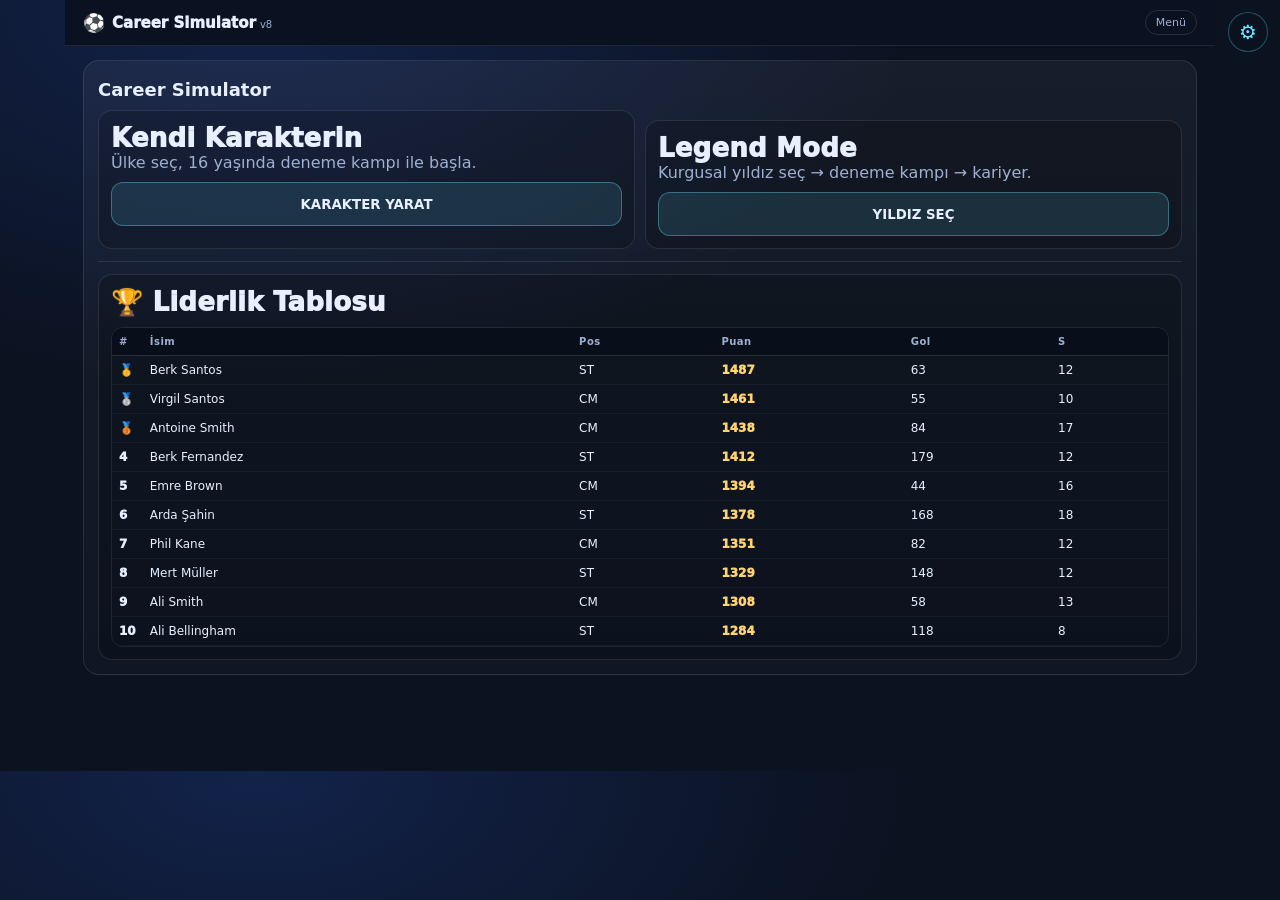
<file: index.html>
<!doctype html>
<html lang="tr">
<head>
  <meta charset="utf-8" />
  <meta name="viewport" content="width=device-width,initial-scale=1" />
  <title>Career Simulator v8 FULL</title>
  <link rel="stylesheet" href="style.css" />
</head>
<body>

<!-- GOAL REVEAL OVERLAY -->
<div id="goalRevealOverlay" class="goalRevealOverlay" style="display:none">
  <div class="goalRevealCard" id="goalRevealCard">
    <div class="goalRevealType" id="goalRevealType">KULÜP HEDEFİ</div>
    <div class="goalRevealLabel" id="goalRevealLabel">-</div>
    <div class="goalRevealResult" id="goalRevealResult">-</div>
    <div class="goalRevealOutcome" id="goalRevealOutcome"></div>
    <button class="btn good full" id="btnGoalNext">DEVAM →</button>
  </div>
</div>

<!-- ACHIEVEMENT OVERLAY -->
<div id="achOverlay" class="achOverlay" style="display:none">
  <div class="achCard achBorder-gold" id="achCard">
    <span class="achBadge" id="achBadge">🏆</span>
    <div class="achUnlocked">✦ BAŞARIM AÇILDI ✦</div>
    <div class="achName" id="achName">-</div>
    <div class="achDesc" id="achDesc">-</div>
    <button class="btn good full" id="btnAchNext">DEVAM →</button>
  </div>
</div>

<div id="loader" class="overlay hidden" aria-hidden="true">
  <div class="overlayCard">
    <div class="ball">⚽</div>
    <div class="overlayText" id="loaderText">Simüle ediliyor…</div>
    <div class="overlaySub" id="loaderSub">Lütfen bekle…</div>
  </div>
</div>

<div id="modalWrap" class="modalWrap">
  <div class="modal">
    <div class="row" style="justify-content:space-between">
      <div class="modalTitle" id="modalTitle">KART</div>
      <div class="tag" id="modalStep">1/3</div>
    </div>
    <div class="modalDesc" id="modalDesc">...</div>
    <div class="modalOutcome" id="modalOutcome">Kartı çevir…</div>
    <div class="hr"></div>
    <div class="row" style="justify-content:flex-end">
      <button class="btn secondary" id="btnReveal">KARTI ÇEVİR</button>
      <button class="btn good hidden" id="btnNext">DEVAM</button>
    </div>
    <div class="foot" id="modalFoot">Tryout</div>
  </div>
</div>

<div class="wrap">
  <div class="sticky-header">
    <div class="sh-row1">
      <div class="sh-brand">
        <span class="sh-ball">⚽</span>
        <span class="sh-title">Career Simulator<span class="sh-ver">v8</span></span>
      </div>
      <div class="sh-state" id="pillState">Menü</div>
    </div>
    <div class="sh-player" id="shPlayer">
      <div class="sh-stat"><span class="sh-k">Yaş</span><span class="sh-v" id="shAge">-</span></div>
      <div class="sh-sep"></div>
      <div class="sh-stat"><span class="sh-k">Rating</span><span class="sh-v" id="shRating">-</span></div>
      <div class="sh-sep"></div>
      <div class="sh-stat"><span class="sh-k">Rep</span><span class="sh-v" id="shRep">-</span></div>
      <div class="sh-sep"></div>
      <div class="sh-stat"><span class="sh-k">Sezon</span><span class="sh-v" id="shSeason">-</span></div>
      <div class="sh-sep"></div>
      <div class="sh-stat"><span class="sh-k">📱</span><span class="sh-v" id="shFollowers">-</span></div>
    </div>
  </div>

  <!-- MENU -->
  <div id="screenMain" class="panel">
    <h2>Career Simulator</h2>

    <div id="continueWrap" class="continue-btn-wrap hidden">
      <button class="btn good full" id="btnContinue">▶ Kariyere Devam Et</button>
      <div class="foot" id="continueInfo" style="margin-top:6px;text-align:center">—</div>
      <div class="hr"></div>
    </div>

    <div class="two">
      <div class="card">
        <div class="big">Kendi Karakterin</div>
        <div class="muted">Ülke seç, 16 yaşında deneme kampı ile başla.</div>
        <div style="margin-top:10px">
          <button class="btn full" id="btnGoCustom">KARAKTER YARAT</button>
        </div>
      </div>
      <div class="card">
        <div class="big">Legend Mode</div>
        <div class="muted">Kurgusal yıldız seç → deneme kampı → kariyer.</div>
        <div style="margin-top:10px">
          <button class="btn full" id="btnGoLegend">YILDIZ SEÇ</button>
        </div>
      </div>
    </div>

    <div class="hr"></div>
    <div class="card">
      <div class="big" style="margin-bottom:10px">🏆 Liderlik Tablosu</div>
      <div class="lb-wrap">
        <table class="lb-tbl">
          <thead><tr>
            <th>#</th><th>İsim</th><th>Pos</th><th>Puan</th><th>Gol</th><th>S</th>
          </tr></thead>
          <tbody id="lbBody"></tbody>
        </table>
      </div>
    </div>
  </div>

  <!-- CUSTOM CREATE -->
  <div id="screenCustom" class="panel hidden">
    <h2>Kendi Karakterini Yarat</h2>
    <div class="two">
      <div>
        <label>İsim (opsiyonel)</label>
        <input id="inpName" placeholder="Örn: Korhan" />
      </div>
      <div>
        <label>Pozisyon</label>
        <select id="selPos">
          <option value="ST">ST (Forvet)</option>
          <option value="CM">CM (Orta saha)</option>
        </select>
      </div>
    </div>

    <label>Ülke</label>
    <select id="selNation"></select>

    <div class="hr"></div>
    <div class="row">
      <button class="btn secondary" id="btnBackFromCustom">← Menü</button>
      <button class="btn good" id="btnStartCustom">Deneme Kampına Gir</button>
    </div>
  </div>

  <!-- LEGEND SELECT -->
  <div id="screenLegend" class="panel hidden">
    <h2>Legend Mode</h2>
    <div class="muted">Gerçek isim yok. Tamamen kurgusal.</div>
    <div class="hr"></div>
    <div class="two">
      <div class="card" id="legendList"></div>
      <div class="card">
        <div class="big" id="legendName">Seçim yok</div>
        <div class="muted" id="legendMeta">Bir oyuncu seç.</div>
        <div class="hr"></div>
        <div class="kvs" id="legendKvs"></div>
        <div class="hr"></div>
        <button class="btn good full" id="btnStartLegend" disabled>Deneme Kampına Gir</button>
        <button class="btn secondary full" id="btnBackFromLegend" style="margin-top:8px">← Menü</button>
      </div>
    </div>
  </div>

  <!-- GAME HUB -->
  <div id="screenGame" class="screen-game hidden">

    <div class="tab-bar">
      <button class="tab-btn active" data-tab="tabStats">📊 Durum</button>
      <button class="tab-btn" data-tab="tabOffers">📋 Teklifler</button>
      <button class="tab-btn" data-tab="tabAch">🏆 Başarım</button>
      <button class="tab-btn" data-tab="tabLig">⚽ Lig</button>
    </div>

    <!-- TAB: Stats -->
    <div id="tabStats" class="tab-content active">
      <div class="panel">
        <div class="kvs">
          <div class="kv"><div class="k">Oyuncu</div><div class="v" id="vName">-</div></div>
          <div class="kv"><div class="k">Ülke / Pozisyon</div><div class="v" id="vNationPos">-</div></div>
          <div class="kv"><div class="k">Yaş / Sezon</div><div class="v" id="vAgeSeason">-</div></div>
          <div class="kv"><div class="k">Kulüp</div><div class="v" id="vClub">-</div></div>
          <div class="kv"><div class="k">Lig Seviyesi</div><div class="v" id="vDivision">-</div></div>
          <div class="kv">
            <div class="k">Rating</div>
            <div class="v"><span id="vRating">-</span><span class="kv-delta" id="dRating"></span></div>
            <div class="prog-wrap"><div class="prog-track"><div class="prog-fill f-rating" id="barRating"></div></div></div>
          </div>
          <div class="kv">
            <div class="k">Rep</div>
            <div class="v"><span id="vRep">-</span><span class="kv-delta" id="dRep"></span></div>
            <div class="prog-wrap"><div class="prog-track"><div class="prog-fill f-rep" id="barRep"></div></div></div>
          </div>
          <div class="kv"><div class="k">Followers</div><div class="v" id="vFollowers">-</div></div>
          <div class="kv"><div class="k">Market / Maaş</div><div class="v" id="vValueWage">-</div></div>
          <div class="kv"><div class="k">Sözleşme</div><div class="v" id="vContract">-</div></div>
          <div class="kv"><div class="k">Hedefler</div><div class="v" id="vGoalsText">-</div></div>
        </div>
        <div class="hr"></div>
        <div class="kvs">
          <div class="kv"><div class="k">Toplam Gol</div><div class="v" id="vGoals">0</div></div>
          <div class="kv"><div class="k">Toplam Asist</div><div class="v" id="vAssists">0</div></div>
          <div class="kv"><div class="k">Lig Şamp.</div><div class="v" id="vLeagueTitles">0</div></div>
          <div class="kv"><div class="k">Kıta Kupası</div><div class="v" id="vIntlTitles">0</div></div>
        </div>
        <div class="hr"></div>
        <div class="row">
          <button class="btn secondary" id="btnSummary">Kariyer Özeti</button>
          <button class="btn danger" id="btnReset">Sıfırla</button>
        </div>
        <div class="foot" id="hubFoot">—</div>
      </div>
    </div>

    <!-- TAB: Offers -->
    <div id="tabOffers" class="tab-content">
      <div class="panel">
        <div class="muted" id="offerSubtitle">-</div>
        <div class="hr"></div>
        <div id="offerList"></div>
      </div>
    </div>

    <!-- TAB: Başarımlar -->
    <div id="tabAch" class="tab-content">
      <div class="panel">
        <div class="muted" style="margin-bottom:10px">Açılan başarımlar renkli, kilitliler soluk görünür.</div>
        <div class="ach-grid" id="achGrid"></div>
      </div>
    </div>

    <!-- TAB: Lig Tablosu -->
    <div id="tabLig" class="tab-content">
      <div class="muted" id="ligTabMeta" style="margin-bottom:10px">Henüz sezon oynanmadı.</div>
      <div class="league-tbl-wrap" id="ligTabWrap" style="display:none">
        <table class="league-tbl"><thead><tr>
          <th class="pos-num">#</th><th>Takım</th><th class="pts">Puan</th><th class="str">Güç</th>
        </tr></thead>
        <tbody id="ligTabBody"></tbody>
        </table>
      </div>
      <div class="lig-legend" id="ligLegend" style="display:none">
        <span>🏆 Şampiyon</span><span>⬇ Küme düştü</span><span style="color:var(--accent)">▶ Sen</span>
      </div>
    </div>

    <!-- Fixed play bar -->
    <div class="play-bar">
      <div class="foot" id="hint">Teklif seçmeden sezon oynayamazsın.</div>
      <button class="btn good full" id="btnPlaySeason" disabled>▶ PLAY SEASON</button>
    </div>
  </div>

  <!-- RESULTS -->
  <div id="screenResults" class="panel hidden">
    <h2>Sezon Sonuçları</h2>
    <div class="muted" id="resHeader">-</div>
    <div class="hr"></div>

    <div class="tab-bar">
      <button class="tab-btn active" data-res-tab="resTabOzet">📊 Özet</button>
      <button class="tab-btn" data-res-tab="resTabDetay">📈 Detay</button>
      <button class="tab-btn" data-res-tab="resTabSosyal">📣 Sosyal</button>
    </div>

    <!-- TAB: Özet -->
    <div id="resTabOzet" class="tab-content active">
      <div id="rLeagueEventBanner" class="hidden card" style="text-align:center;font-size:18px;font-weight:950;padding:16px;margin-bottom:12px;"></div>
      <div class="kvs">
        <div class="kv"><div class="k">Kulüp / Güç</div><div class="v" id="rClub">-</div></div>
        <div class="kv"><div class="k">Lig</div><div class="v" id="rDivision">-</div></div>
        <div class="kv"><div class="k">Lig Bitişi</div><div class="v" id="rLeagueFinish">-</div></div>
        <div class="kv"><div class="k">Maç</div><div class="v" id="rMatches">-</div></div>
        <div class="kv"><div class="k">Gol / Lig Sırası</div><div class="v" id="rGoalsRank">-</div></div>
        <div class="kv"><div class="k">Asist / Lig Sırası</div><div class="v" id="rAssistsRank">-</div></div>
        <div class="kv"><div class="k">Kulüp Hedefi</div><div class="v" id="rClubGoal">-</div></div>
        <div class="kv"><div class="k">Kişisel Hedef</div><div class="v" id="rPersonalGoal">-</div></div>
      </div>
      <div class="hr"></div>
      <div class="kvs">
        <div class="kv"><div class="k">Rating Δ</div><div class="v" id="rRatingDelta">-</div></div>
        <div class="kv"><div class="k">Rep Δ</div><div class="v" id="rRepDelta">-</div></div>
      </div>
    </div>

    <!-- TAB: Detay -->
    <div id="resTabDetay" class="tab-content">
      <div class="kvs">
        <div class="kv"><div class="k">PerfScore</div><div class="v" id="rPerf">-</div></div>
        <div class="kv"><div class="k">Sezon Tipi</div><div class="v" id="rSeasonFlavor">-</div></div>
        <div class="kv"><div class="k">Followers Δ</div><div class="v" id="rFollowers">-</div></div>
        <div class="kv"><div class="k">Value Δ</div><div class="v" id="rValue">-</div></div>
        <div class="kv"><div class="k">Sezon Kazanç</div><div class="v" id="rCash">-</div></div>
        <div class="kv"><div class="k">Kritik Sezon</div><div class="v" id="rCritical">-</div></div>
        <div class="kv"><div class="k">Lig Olayı</div><div class="v" id="rLeagueEvent">-</div></div>
        <div class="kv"><div class="k">Rating Δ / Rep Δ</div><div class="v" id="rRatingRep">-</div></div>
        <div class="kv" style="grid-column:1/-1"><div class="k">Zar Olayları</div><div class="v" id="rDiceSummary">-</div></div>
        <div class="kv" style="grid-column:1/-1"><div class="k">Mini Oyun</div><div class="v" id="rMiniGame">-</div></div>
        <div class="kv" style="grid-column:1/-1"><div class="k">Legendary Growth</div><div class="v" id="rLegendary">-</div></div>
      </div>
    </div>

    <!-- TAB: Sosyal -->
    <div id="resTabSosyal" class="tab-content">
      <div class="card">
        <div class="log" id="rTweets" style="font-size:13px;line-height:1.55;"></div>
      </div>
      <div class="hr"></div>
      <div class="card">
        <div class="log" id="rEvent" style="font-size:14px;line-height:1.65;color:rgba(232,240,255,.92);"></div>
      </div>
    </div>

    <div class="hr"></div>
    <div class="row">
      <button class="btn secondary" id="btnLeagueTable">Lig Tablosu</button>
      <button class="btn good" id="btnNextSeason">NEXT SEASON</button>
    </div>
  </div>

  <!-- SUMMARY -->
  <div id="screenSummary" class="panel hidden">

    <div class="retire-hero">
      <div class="retire-badge" id="sHeroBadge">🎖️</div>
      <div class="retire-title" id="sHeroTier">-</div>
      <div class="retire-name" id="sHeroName">-</div>
      <div class="retire-meta" id="sHeroMeta">-</div>
    </div>

    <div class="hr"></div>

    <div class="tab-bar">
      <button class="tab-btn active" data-sum-tab="sumTabKariyer">🏆 Kariyer</button>
      <button class="tab-btn" data-sum-tab="sumTabGecmis">📅 Geçmiş</button>
      <button class="tab-btn" data-sum-tab="sumTabBas">🎖️ Başarımlar</button>
    </div>

    <!-- TAB: Kariyer -->
    <div id="sumTabKariyer" class="tab-content active">
      <div class="stat-big" id="sumStatBig">
        <div class="stat-big-item anim-fiu" style="animation-delay:.05s">
          <div class="sbk">Toplam Gol</div><div class="sbv" id="sGoals">-</div>
        </div>
        <div class="stat-big-item anim-fiu" style="animation-delay:.10s">
          <div class="sbk">Toplam Asist</div><div class="sbv" id="sAssists">-</div>
        </div>
        <div class="stat-big-item anim-fiu" style="animation-delay:.15s">
          <div class="sbk">Lig Şamp.</div><div class="sbv" id="sLeague">-</div>
        </div>
        <div class="stat-big-item anim-fiu" style="animation-delay:.20s">
          <div class="sbk">Kıta Kupası</div><div class="sbv" id="sIntl">-</div>
        </div>
        <div class="stat-big-item anim-fiu" style="animation-delay:.25s">
          <div class="sbk">Emekli Rating</div><div class="sbv" id="sRetireRating">-</div>
        </div>
        <div class="stat-big-item anim-fiu" style="animation-delay:.28s">
          <div class="sbk">Peak Rating</div><div class="sbv" id="sPeakRating">-</div>
        </div>
        <div class="stat-big-item anim-fiu" style="animation-delay:.30s">
          <div class="sbk">Rep</div><div class="sbv" id="sRep">-</div>
        </div>
        <div class="stat-big-item anim-fiu" style="animation-delay:.35s">
          <div class="sbk">Toplam Kazanç</div><div class="sbv" id="sCash">-</div>
        </div>
        <div class="stat-big-item anim-fiu" style="animation-delay:.40s">
          <div class="sbk">Kariyer Puanı</div><div class="sbv" id="sScore">-</div>
        </div>
        <div class="stat-big-item anim-fiu" style="animation-delay:.45s">
          <div class="sbk">Peak Followers</div><div class="sbv" id="sPeakFollowers">-</div>
        </div>
        <div class="stat-big-item anim-fiu" style="animation-delay:.50s">
          <div class="sbk">En Yüksek Market</div><div class="sbv" id="sPeakValue">-</div>
        </div>
      </div>
      <div class="hr"></div>
      <div class="kvs">
        <div class="kv" style="grid-column:1/-1">
          <div class="k">Followers</div><div class="v" id="sFollowers">-</div>
        </div>
      </div>
    </div>

    <!-- TAB: Geçmiş -->
    <div id="sumTabGecmis" class="tab-content">
      <div class="card" style="margin-top:8px">
        <div class="big" style="margin-bottom:10px">⭐ En İyi Sezon</div>
        <div id="sBestSeason">-</div>
      </div>
      <div class="hr"></div>
      <div>
        <div class="big" style="margin-bottom:10px">📋 Kulüp Geçmişi</div>
        <div id="sClubHistory">-</div>
      </div>
      <div class="hr"></div>
      <div class="card">
        <div class="big" style="margin-bottom:8px">🧠 Hafıza</div>
        <div class="log" id="sMemory">-</div>
      </div>
    </div>

    <!-- TAB: Başarımlar -->
    <div id="sumTabBas" class="tab-content">
      <div class="ach-grid" id="sumAchGrid" style="margin-top:8px"></div>
    </div>

    <div class="hr"></div>
    <div class="row">
      <button class="btn danger" id="btnReset2">Yeni Kariyer</button>
    </div>
    <div class="foot">Not: Kulüp/oyuncu isimleri kurgusaldır.</div>
  </div>
</div>

<!-- Settings Button & Panel -->
<button id="settingsBtn" aria-label="Ayarlar">⚙</button>
<div id="settingsPanel" hidden>
  <div class="sp-row">
    <label for="bgmVolSlider">🎵 Müzik Sesi</label>
    <input type="range" id="bgmVolSlider" min="0" max="100" value="18">
    <span id="bgmVolVal">18</span>
  </div>
  <div class="sp-row">
    <label for="sfxVolSlider">🔊 Efekt Sesi</label>
    <input type="range" id="sfxVolSlider" min="0" max="100" value="50">
    <span id="sfxVolVal">50</span>
  </div>
</div>

<!-- Mini-Game Overlay -->
<div id="mgOverlay">
  <div class="mg-inner">
    <div class="mg-header">
      <div>
        <div id="mgTitle" class="mg-title"></div>
        <div id="mgSubtitle" class="mg-subtitle"></div>
      </div>
      <button id="mgSkip" class="mg-skip">Atla</button>
    </div>
    <canvas id="mgCanvas"></canvas>
    <div id="mgButtons" class="mg-buttons"></div>
  </div>
</div>

<!-- Audio -->
<audio id="sndBgm"     src="audio/bgm.mp3"     loop preload="auto"></audio>
<audio id="sndClick"   src="audio/click.mp3"   preload="auto"></audio>
<audio id="sndClick2"  src="audio/click2.mp3"  preload="auto"></audio>
<audio id="sndSuccess" src="audio/success.mp3" preload="auto"></audio>
<audio id="sndReward"  src="audio/reward.mp3"  preload="auto"></audio>
<audio id="sndFail"    src="audio/fail.mp3"    preload="auto"></audio>
<audio id="sndWhoosh"  src="audio/whoosh.mp3"  preload="auto"></audio>

<script src="game.js"></script>
</body>
</html>
</file>
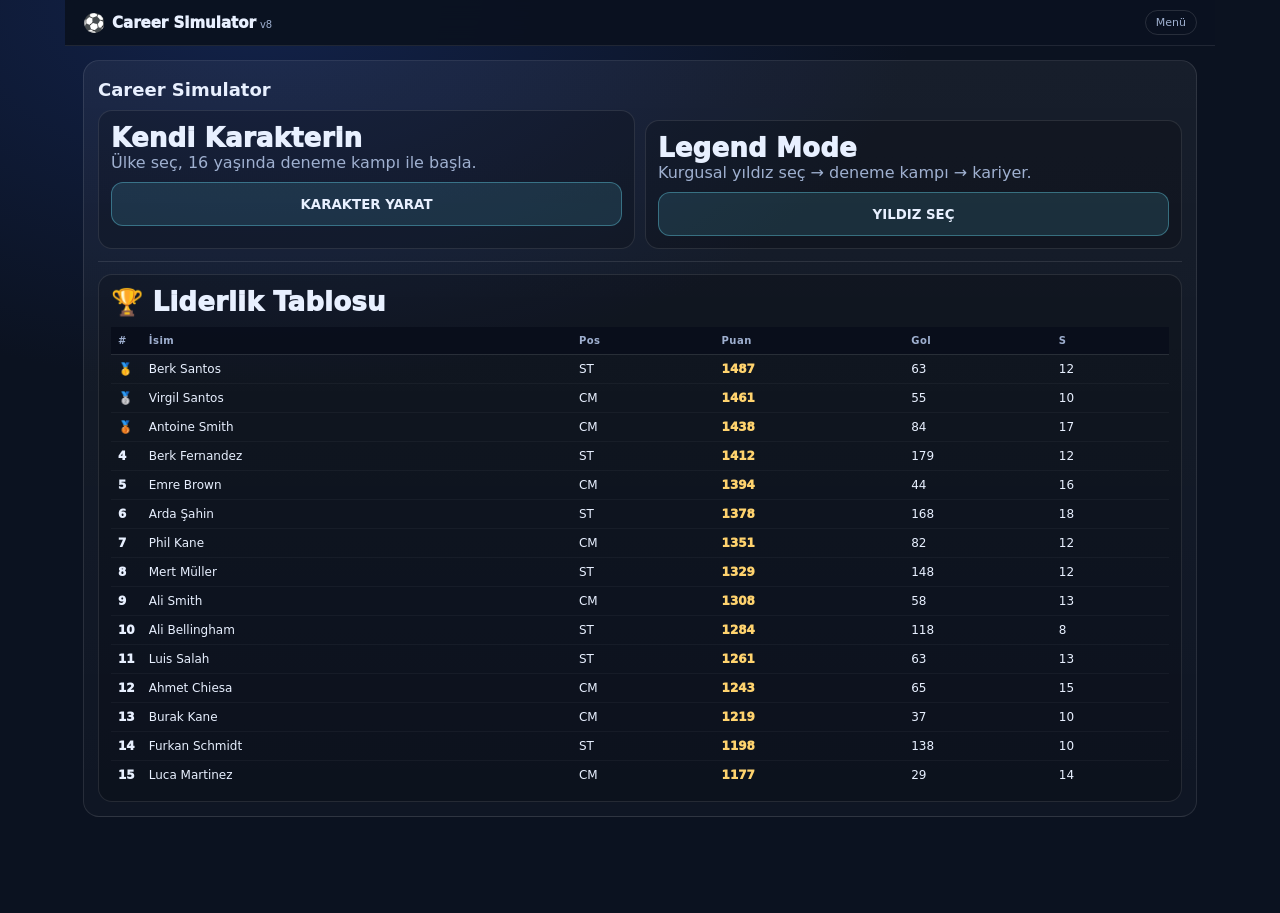
<file: game.html>
<!doctype html>
<html lang="tr">
<head>
  <link rel="manifest" href="manifest.json">
  <meta name="theme-color" content="#000000">
  <meta charset="utf-8" />
  <meta name="viewport" content="width=device-width,initial-scale=1" />
  <title>Career Simulator v8 FULL</title>
  <style>
    :root { --bg:#0b1220; --muted:#9fb0d0; --text:#e8f0ff; --accent:#6ee7ff; --good:#6cff8a; --bad:#ff6b6b; --warn:#ffd36e; }
    *{ box-sizing:border-box; font-family: system-ui, -apple-system, Segoe UI, Roboto, Arial, sans-serif; }
    body{ margin:0; background:radial-gradient(1200px 700px at 20% 0%, #12224a 0%, var(--bg) 55%); color:var(--text); }
    .wrap{ max-width:1150px; margin:0 auto; padding:18px; }
    .topbar{ display:flex; gap:12px; align-items:center; justify-content:space-between; margin-bottom:14px; }
    .brand{ font-weight:950; letter-spacing:.2px; }
    .pill{ font-size:12px; color:var(--muted); border:1px solid rgba(255,255,255,.12); padding:6px 10px; border-radius:999px; }
    .grid{ display:grid; grid-template-columns: 1.15fr .85fr; gap:14px; }
    @media (max-width: 980px){ .grid{ grid-template-columns:1fr; } }
    .panel{ background:linear-gradient(180deg, rgba(255,255,255,.05), rgba(255,255,255,.02)); border:1px solid rgba(255,255,255,.10); border-radius:16px; padding:14px; }
    .panel h2{ margin:4px 0 10px; font-size:18px; }
    .muted{ color:var(--muted); }
    .row{ display:flex; gap:10px; flex-wrap:wrap; align-items:center; }
    .btn{
      background:rgba(110,231,255,.12);
      border:1px solid rgba(110,231,255,.35);
      color:var(--text);
      padding:10px 12px;
      border-radius:12px;
      cursor:pointer;
      font-weight:900;
    }
    .btn:hover{ filter:brightness(1.08); }
    .btn.secondary{ background:rgba(255,255,255,.06); border-color:rgba(255,255,255,.14); font-weight:800; }
    .btn.danger{ background:rgba(255,107,107,.12); border-color:rgba(255,107,107,.35); }
    .btn.good{ background:rgba(108,255,138,.10); border-color:rgba(108,255,138,.28); }
    .btn.warn{ background:rgba(255,211,110,.10); border-color:rgba(255,211,110,.28); }
    .btn:disabled{ opacity:.45; cursor:not-allowed; }
    .btn.full{ width:100%; justify-content:center; display:flex; }
    .card{ background:rgba(0,0,0,.18); border:1px solid rgba(255,255,255,.10); border-radius:14px; padding:12px; }
    .card + .card{ margin-top:10px; }
    .kvs{ display:grid; grid-template-columns:1fr 1fr; gap:10px; }
    @media (max-width:720px){ .kvs{ grid-template-columns:1fr; } }
    .kv{ background:rgba(255,255,255,.04); border:1px solid rgba(255,255,255,.08); border-radius:12px; padding:10px; }
    .kv .k{ font-size:12px; color:var(--muted); }
    .kv .v{ font-size:16px; font-weight:950; margin-top:2px; }
    .big{ font-size:26px; font-weight:950; letter-spacing:.2px; }
    .tag{ display:inline-flex; align-items:center; gap:6px; padding:4px 9px; border-radius:999px; border:1px solid rgba(255,255,255,.12); color:var(--muted); font-size:12px; }
    .tag.good{ border-color:rgba(108,255,138,.35); color:rgba(108,255,138,.95); }
    .tag.bad{ border-color:rgba(255,107,107,.35); color:rgba(255,107,107,.95); }
    .tag.warn{ border-color:rgba(255,211,110,.35); color:rgba(255,211,110,.95); }
    .hr{ height:1px; background:rgba(255,255,255,.10); margin:12px 0; }
    .foot{ margin-top:12px; font-size:12px; color:rgba(159,176,208,.92); line-height:1.35; }
    select,input{ width:100%; padding:10px 12px; border-radius:12px; border:1px solid rgba(255,255,255,.12); background:rgba(0,0,0,.20); color:var(--text); }
    label{ display:block; font-size:12px; color:var(--muted); margin:10px 0 6px; }
    .hidden{ display:none !important; }
    .two{ display:grid; grid-template-columns:1fr 1fr; gap:10px; }
    @media (max-width:800px){ .two{ grid-template-columns:1fr; } }

    /* ── Mobile-first rework ── */
    .screen-game{ display:block; }
    .tab-bar{
      display:flex;
      margin-bottom:14px;
      border-radius:14px;
      overflow:hidden;
      border:1px solid rgba(255,255,255,.10);
      background:rgba(0,0,0,.20);
    }
    .tab-btn{
      flex:1;
      padding:14px 8px;
      background:transparent;
      border:none;
      border-right:1px solid rgba(255,255,255,.10);
      color:var(--muted);
      cursor:pointer;
      font-size:14px;
      font-weight:900;
      letter-spacing:.2px;
      transition:background .15s, color .15s;
    }
    .tab-btn:last-child{ border-right:none; }
    .tab-btn.active{ background:rgba(110,231,255,.14); color:var(--accent); }
    .tab-content{ display:none; }
    .tab-content.active{ display:block; }
    .play-bar{
      position:fixed;
      bottom:0; left:0; right:0;
      padding:10px 18px 16px;
      background:rgba(11,18,32,.96);
      backdrop-filter:blur(10px);
      -webkit-backdrop-filter:blur(10px);
      border-top:1px solid rgba(255,255,255,.12);
      z-index:100;
    }
    .wrap{ padding-bottom:96px; }
    .btn{ min-height:44px; display:inline-flex; align-items:center; justify-content:center; }
    select,input{ min-height:44px; }
    .log{ white-space:pre-line; font-size:13px; color:rgba(232,240,255,.92); line-height:1.35; }

    .overlay{
      position:fixed; inset:0;
      background:rgba(6,10,20,.74);
      backdrop-filter: blur(6px);
      display:flex; align-items:center; justify-content:center;
      z-index:9999;
    }
    .overlayCard{
      background:rgba(0,0,0,.30);
      border:1px solid rgba(255,255,255,.12);
      border-radius:16px;
      padding:18px 18px 16px;
      width:min(520px, 92vw);
      text-align:center;
    }
    .ball{
      font-size:56px;
      display:inline-block;
      animation: spin 0.9s linear infinite;
    }
    @keyframes spin { from{ transform:rotate(0deg);} to{ transform:rotate(360deg);} }
    .overlayText{ margin-top:10px; color:rgba(232,240,255,.92); font-weight:950; letter-spacing:.2px; }
    .overlaySub{ margin-top:6px; color:rgba(159,176,208,.95); font-size:12px; line-height:1.35; }

    .modalWrap{
      position:fixed; inset:0;
      display:none;
      align-items:center; justify-content:center;
      background:rgba(0,0,0,.66);
      z-index:9998;
    }
    .modal{
      width:min(680px, 92vw);
      background:rgba(10,14,28,.92);
      border:1px solid rgba(255,255,255,.14);
      border-radius:16px;
      padding:14px;
    }
    .modalTitle{ font-size:18px; font-weight:950; }
    .modalDesc{ margin-top:6px; color:rgba(159,176,208,.96); line-height:1.4; }
    .modalOutcome{
      margin-top:12px;
      padding:10px;
      border-radius:12px;
      border:1px solid rgba(255,255,255,.10);
      background:rgba(255,255,255,.05);
      white-space:pre-line;
    }
    /* ── Sticky header ── */
    .sticky-header{
      position:sticky; top:0; z-index:50;
      background:rgba(11,18,32,.97);
      backdrop-filter:blur(12px); -webkit-backdrop-filter:blur(12px);
      border-bottom:1px solid rgba(255,255,255,.09);
      margin:-18px -18px 14px; padding:10px 18px 0;
    }
    .sh-row1{ display:flex; align-items:center; justify-content:space-between; padding-bottom:10px; }
    .sh-brand{ display:flex; align-items:center; gap:7px; }
    .sh-ball{ font-size:18px; }
    .sh-title{ font-weight:950; font-size:15px; }
    .sh-ver{ color:var(--muted); font-size:10px; font-weight:400; margin-left:4px; }
    .sh-state{ font-size:11px; color:var(--muted); border:1px solid rgba(255,255,255,.12); padding:5px 10px; border-radius:999px; max-width:160px; overflow:hidden; text-overflow:ellipsis; white-space:nowrap; }
    .sh-player{
      display:none; gap:0; padding:8px 0 10px;
      border-top:1px solid rgba(255,255,255,.07);
    }
    .sh-player.on{ display:flex; }
    .sh-stat{ flex:1; text-align:center; }
    .sh-k{ display:block; font-size:9px; color:var(--muted); text-transform:uppercase; letter-spacing:.07em; }
    .sh-v{ display:block; font-size:14px; font-weight:950; margin-top:1px; }
    .sh-sep{ width:1px; background:rgba(255,255,255,.09); margin:2px 0; }

    /* ── Achievement grid (hub tab) ── */
    .ach-grid{ display:grid; grid-template-columns:repeat(3,1fr); gap:8px; }
    @media(max-width:540px){ .ach-grid{ grid-template-columns:repeat(2,1fr); } }
    .ach-item{ border-radius:12px; border:1px solid rgba(255,255,255,.09); padding:10px 6px 8px; text-align:center; transition:.2s; }
    .ach-item.earned{ border-color:rgba(255,211,110,.40); background:rgba(255,211,110,.07); }
    .ach-item.locked{ opacity:.28; filter:grayscale(1); }
    .ach-icon2{ font-size:26px; display:block; margin-bottom:3px; }
    .ach-nm2{ font-size:11px; font-weight:800; line-height:1.2; }
    .ach-desc2{ font-size:10px; color:var(--muted); margin-top:3px; line-height:1.2; }

    /* ── League table (hub tab + results) ── */
    .league-tbl{ width:100%; border-collapse:collapse; font-size:13px; }
    .league-tbl thead tr{ position:sticky; top:0; background:rgba(10,14,28,.95); }
    .league-tbl th{ padding:8px 6px; text-align:left; border-bottom:1px solid rgba(255,255,255,.10); color:var(--muted); font-size:11px; font-weight:700; letter-spacing:.05em; }
    .league-tbl td{ padding:7px 6px; border-bottom:1px solid rgba(255,255,255,.05); }
    .league-tbl tr.me td{ background:rgba(110,231,255,.06); font-weight:700; }
    .league-tbl tr.champ td{ background:rgba(255,211,110,.06); }
    .league-tbl tr.rel td{ background:rgba(255,107,107,.05); }
    .league-tbl .pos-num{ font-weight:950; font-size:13px; width:24px; }
    .league-tbl .pts{ font-weight:700; color:var(--accent); }
    .league-tbl .str{ color:var(--muted); font-size:11px; }
    .league-tbl-wrap{ overflow:auto; max-height:52vh; border:1px solid rgba(255,255,255,.08); border-radius:12px; }

    /* ── Summary screen ── */
    .retire-hero{ text-align:center; padding:18px 0 10px; }
    .retire-title{ font-size:13px; color:var(--warn); text-transform:uppercase; letter-spacing:.12em; }
    .retire-name{ font-size:28px; font-weight:950; margin:4px 0; }
    .retire-meta{ font-size:13px; color:var(--muted); }
    .retire-badge{ font-size:44px; margin:8px 0 4px; }
    .stat-big{ display:grid; grid-template-columns:repeat(2,1fr); gap:10px; margin-top:12px; }
    @media(max-width:500px){ .stat-big{ grid-template-columns:1fr; } }
    .stat-big-item{ background:rgba(255,255,255,.04); border:1px solid rgba(255,255,255,.08); border-radius:14px; padding:14px 12px; text-align:center; }
    .stat-big-item .sbk{ font-size:11px; color:var(--muted); margin-bottom:4px; }
    .stat-big-item .sbv{ font-size:26px; font-weight:950; }
    @keyframes fadeInUp{ from{ opacity:0; transform:translateY(16px); } to{ opacity:1; transform:translateY(0); } }
    .anim-fiu{ animation:fadeInUp .45s cubic-bezier(.22,1,.36,1) both; }

    /* ── Goal reveal & achievement overlays ── */
    @keyframes slideUp   { from{ transform:translateY(48px); opacity:0; } to{ transform:translateY(0); opacity:1; } }
    @keyframes popIn     { from{ transform:scale(.65); opacity:0; } to{ transform:scale(1); opacity:1; } }
    @keyframes resultPop { 0%{ transform:scale(.8); opacity:0; } 60%{ transform:scale(1.08); } 100%{ transform:scale(1); opacity:1; } }
    @keyframes shimmer   { 0%,100%{ opacity:.75; } 50%{ opacity:1; filter:brightness(1.25); } }
    @keyframes badgeBounce { 0%{ transform:scale(0) rotate(-15deg); } 60%{ transform:scale(1.2) rotate(4deg); } 80%{ transform:scale(.95); } 100%{ transform:scale(1) rotate(0); } }

    .goalRevealOverlay{
      position:fixed; inset:0;
      background:rgba(6,10,22,.88);
      backdrop-filter:blur(8px);
      display:flex; align-items:center; justify-content:center;
      z-index:9997;
    }
    .goalRevealCard{
      width:min(460px, 90vw);
      background:rgba(10,14,28,.95);
      border:1px solid rgba(255,255,255,.14);
      border-radius:20px;
      padding:28px 22px 22px;
      text-align:center;
      animation: slideUp .38s cubic-bezier(.22,1,.36,1) both;
    }
    .goalRevealType{ font-size:12px; letter-spacing:.12em; color:var(--muted); text-transform:uppercase; margin-bottom:10px; }
    .goalRevealLabel{ font-size:20px; font-weight:950; line-height:1.25; margin-bottom:18px; }
    .goalRevealResult{
      font-size:52px; margin-bottom:8px;
      opacity:0;
      transition: opacity .1s;
    }
    .goalRevealResult.show{ animation: resultPop .45s cubic-bezier(.22,1,.36,1) both; opacity:1; }
    .goalRevealOutcome{ font-size:15px; font-weight:700; margin-bottom:22px; min-height:22px; }

    .achOverlay{
      position:fixed; inset:0;
      background:rgba(6,10,22,.9);
      backdrop-filter:blur(10px);
      display:flex; align-items:center; justify-content:center;
      z-index:9996;
    }
    .achCard{
      width:min(400px, 88vw);
      background:rgba(10,14,28,.96);
      border-radius:20px;
      padding:30px 22px 24px;
      text-align:center;
      animation: slideUp .38s cubic-bezier(.22,1,.36,1) both;
    }
    .achBadge{ font-size:64px; display:block; margin-bottom:4px; animation: badgeBounce .6s .15s cubic-bezier(.22,1,.36,1) both; }
    .achUnlocked{ font-size:11px; letter-spacing:.14em; color:var(--warn); text-transform:uppercase; margin-bottom:8px; animation: shimmer 1.4s .5s ease-in-out infinite; }
    .achName{ font-size:22px; font-weight:950; margin-bottom:6px; }
    .achDesc{ font-size:14px; color:var(--muted); margin-bottom:22px; line-height:1.4; }
    .achBorder-gold{ border:1px solid rgba(255,211,110,.45); box-shadow:0 0 28px rgba(255,211,110,.12); }
    .achBorder-blue{ border:1px solid rgba(110,231,255,.35); box-shadow:0 0 28px rgba(110,231,255,.10); }
    .achBorder-green{ border:1px solid rgba(108,255,138,.35); box-shadow:0 0 28px rgba(108,255,138,.10); }
    .achBorder-red{ border:1px solid rgba(255,107,107,.35); }

    .prog-wrap{ margin-top:5px; }
    .prog-track{ height:6px; border-radius:3px; background:rgba(255,255,255,.10); overflow:hidden; }
    .prog-fill{ height:100%; border-radius:3px; width:0%; transition:width .7s cubic-bezier(.4,0,.2,1); }
    .prog-fill.f-rating{ background:linear-gradient(90deg,#6ee7ff,#a78bfa); }
    .prog-fill.f-rep{ background:linear-gradient(90deg,#6cff8a,#ffd36e); }
    .kv-delta{ font-size:11px; font-weight:700; margin-left:6px; }
    .kv-delta.pos{ color:var(--good); }
    .kv-delta.neg{ color:var(--bad); }

    <script>
    if ('serviceWorker' in navigator) {
      navigator.serviceWorker.register('sw.js');
    }
    </script>
    
    /* ── Leaderboard ── */
    .lb-wrap{ overflow:auto; max-height:320px; border-radius:12px; border:1px solid rgba(255,255,255,.08); }
    .lb-tbl{ width:100%; border-collapse:collapse; font-size:12px; }
    .lb-tbl th{ padding:8px 7px; text-align:left; background:rgba(10,14,28,.95); border-bottom:1px solid rgba(255,255,255,.10); color:var(--muted); font-size:10px; letter-spacing:.05em; position:sticky; top:0; }
    .lb-tbl td{ padding:7px 7px; border-bottom:1px solid rgba(255,255,255,.04); }
    .lb-tbl tr:last-child td{ border-bottom:none; }
    .lb-tbl tr.lb-me td{ background:rgba(110,231,255,.07); font-weight:700; }
    .lb-rank{ font-weight:950; width:22px; }
    .lb-rank.r1{ color:#FFD700; }
    .lb-rank.r2{ color:#C0C0C0; }
    .lb-rank.r3{ color:#CD7F32; }
    .lb-score{ font-weight:950; color:var(--warn); }
    .lb-name{ max-width:110px; overflow:hidden; text-overflow:ellipsis; white-space:nowrap; }
    .continue-btn-wrap{ margin-bottom:12px; }
  </style>
</head>
<body>

<!-- GOAL REVEAL OVERLAY -->
<div id="goalRevealOverlay" class="goalRevealOverlay" style="display:none">
  <div class="goalRevealCard" id="goalRevealCard">
    <div class="goalRevealType" id="goalRevealType">KULÜP HEDEFİ</div>
    <div class="goalRevealLabel" id="goalRevealLabel">-</div>
    <div class="goalRevealResult" id="goalRevealResult">-</div>
    <div class="goalRevealOutcome" id="goalRevealOutcome"></div>
    <button class="btn good full" id="btnGoalNext">DEVAM →</button>
  </div>
</div>

<!-- ACHIEVEMENT OVERLAY -->
<div id="achOverlay" class="achOverlay" style="display:none">
  <div class="achCard achBorder-gold" id="achCard">
    <span class="achBadge" id="achBadge">🏆</span>
    <div class="achUnlocked">✦ BAŞARIM AÇILDI ✦</div>
    <div class="achName" id="achName">-</div>
    <div class="achDesc" id="achDesc">-</div>
    <button class="btn good full" id="btnAchNext">DEVAM →</button>
  </div>
</div>

<div id="loader" class="overlay hidden" aria-hidden="true">
  <div class="overlayCard">
    <div class="ball">⚽</div>
    <div class="overlayText" id="loaderText">Simüle ediliyor…</div>
    <div class="overlaySub" id="loaderSub">Lütfen bekle…</div>
  </div>
</div>

<div id="modalWrap" class="modalWrap">
  <div class="modal">
    <div class="row" style="justify-content:space-between">
      <div class="modalTitle" id="modalTitle">KART</div>
      <div class="tag" id="modalStep">1/3</div>
    </div>
    <div class="modalDesc" id="modalDesc">...</div>
    <div class="modalOutcome" id="modalOutcome">Kartı çevir…</div>
    <div class="hr"></div>
    <div class="row" style="justify-content:flex-end">
      <button class="btn secondary" id="btnReveal">KARTI ÇEVİR</button>
      <button class="btn good hidden" id="btnNext">DEVAM</button>
    </div>
    <div class="foot" id="modalFoot">Tryout</div>
  </div>
</div>

<div class="wrap">
  <div class="sticky-header">
    <div class="sh-row1">
      <div class="sh-brand">
        <span class="sh-ball">⚽</span>
        <span class="sh-title">Career Simulator<span class="sh-ver">v8</span></span>
      </div>
      <div class="sh-state" id="pillState">Menü</div>
    </div>
    <div class="sh-player" id="shPlayer">
      <div class="sh-stat"><span class="sh-k">Yaş</span><span class="sh-v" id="shAge">-</span></div>
      <div class="sh-sep"></div>
      <div class="sh-stat"><span class="sh-k">Rating</span><span class="sh-v" id="shRating">-</span></div>
      <div class="sh-sep"></div>
      <div class="sh-stat"><span class="sh-k">Rep</span><span class="sh-v" id="shRep">-</span></div>
      <div class="sh-sep"></div>
      <div class="sh-stat"><span class="sh-k">Sezon</span><span class="sh-v" id="shSeason">-</span></div>
      <div class="sh-sep"></div>
      <div class="sh-stat"><span class="sh-k">📱</span><span class="sh-v" id="shFollowers">-</span></div>
    </div>
  </div>

  <!-- MENU -->
  <div id="screenMain" class="panel">
    <h2>Career Simulator</h2>

    <div id="continueWrap" class="continue-btn-wrap hidden">
      <button class="btn good full" id="btnContinue">▶ Kariyere Devam Et</button>
      <div class="foot" id="continueInfo" style="margin-top:6px;text-align:center">—</div>
      <div class="hr"></div>
    </div>

    <div class="two">
      <div class="card">
        <div class="big">Kendi Karakterin</div>
        <div class="muted">Ülke seç, 16 yaşında deneme kampı ile başla.</div>
        <div style="margin-top:10px">
          <button class="btn full" id="btnGoCustom">KARAKTER YARAT</button>
        </div>
      </div>
      <div class="card">
        <div class="big">Legend Mode</div>
        <div class="muted">Kurgusal yıldız seç → deneme kampı → kariyer.</div>
        <div style="margin-top:10px">
          <button class="btn full" id="btnGoLegend">YILDIZ SEÇ</button>
        </div>
      </div>
    </div>

    <div class="hr"></div>
    <div class="card">
      <div class="big" style="margin-bottom:10px">🏆 Liderlik Tablosu</div>
      <div class="lb-wrap">
        <table class="lb-tbl">
          <thead><tr>
            <th>#</th><th>İsim</th><th>Pos</th><th>Puan</th><th>Gol</th><th>S</th>
          </tr></thead>
          <tbody id="lbBody"></tbody>
        </table>
      </div>
    </div>
  </div>

  <!-- CUSTOM CREATE -->
  <div id="screenCustom" class="panel hidden">
    <h2>Kendi Karakterini Yarat</h2>
    <div class="two">
      <div>
        <label>İsim (opsiyonel)</label>
        <input id="inpName" placeholder="Örn: Korhan" />
      </div>
      <div>
        <label>Pozisyon</label>
        <select id="selPos">
          <option value="ST">ST (Forvet)</option>
          <option value="CM">CM (Orta saha)</option>
        </select>
      </div>
    </div>

    <label>Ülke</label>
    <select id="selNation"></select>

    <div class="hr"></div>
    <div class="row">
      <button class="btn secondary" id="btnBackFromCustom">← Menü</button>
      <button class="btn good" id="btnStartCustom">Deneme Kampına Gir</button>
    </div>
  </div>

  <!-- LEGEND SELECT -->
  <div id="screenLegend" class="panel hidden">
    <h2>Legend Mode</h2>
    <div class="muted">Gerçek isim yok. Tamamen kurgusal.</div>
    <div class="hr"></div>
    <div class="two">
      <div class="card" id="legendList"></div>
      <div class="card">
        <div class="big" id="legendName">Seçim yok</div>
        <div class="muted" id="legendMeta">Bir oyuncu seç.</div>
        <div class="hr"></div>
        <div class="kvs" id="legendKvs"></div>
        <div class="hr"></div>
        <button class="btn good full" id="btnStartLegend" disabled>Deneme Kampına Gir</button>
        <button class="btn secondary full" id="btnBackFromLegend" style="margin-top:8px">← Menü</button>
      </div>
    </div>
  </div>

  <!-- GAME HUB -->
  <div id="screenGame" class="screen-game hidden">

    <div class="tab-bar">
      <button class="tab-btn active" data-tab="tabStats">📊 Durum</button>
      <button class="tab-btn" data-tab="tabOffers">📋 Teklifler</button>
      <button class="tab-btn" data-tab="tabAch">🏆 Başarım</button>
      <button class="tab-btn" data-tab="tabLig">⚽ Lig</button>
    </div>

    <!-- TAB: Stats -->
    <div id="tabStats" class="tab-content active">
      <div class="panel">
        <div class="kvs">
          <div class="kv"><div class="k">Oyuncu</div><div class="v" id="vName">-</div></div>
          <div class="kv"><div class="k">Ülke / Pozisyon</div><div class="v" id="vNationPos">-</div></div>
          <div class="kv"><div class="k">Yaş / Sezon</div><div class="v" id="vAgeSeason">-</div></div>
          <div class="kv"><div class="k">Kulüp</div><div class="v" id="vClub">-</div></div>
          <div class="kv"><div class="k">Lig Seviyesi</div><div class="v" id="vDivision">-</div></div>
          <div class="kv">
            <div class="k">Rating</div>
            <div class="v"><span id="vRating">-</span><span class="kv-delta" id="dRating"></span></div>
            <div class="prog-wrap"><div class="prog-track"><div class="prog-fill f-rating" id="barRating"></div></div></div>
          </div>
          <div class="kv">
            <div class="k">Rep</div>
            <div class="v"><span id="vRep">-</span><span class="kv-delta" id="dRep"></span></div>
            <div class="prog-wrap"><div class="prog-track"><div class="prog-fill f-rep" id="barRep"></div></div></div>
          </div>
          <div class="kv"><div class="k">Followers</div><div class="v" id="vFollowers">-</div></div>
          <div class="kv"><div class="k">Market / Maaş</div><div class="v" id="vValueWage">-</div></div>
          <div class="kv"><div class="k">Sözleşme</div><div class="v" id="vContract">-</div></div>
          <div class="kv"><div class="k">Hedefler</div><div class="v" id="vGoalsText">-</div></div>
        </div>
        <div class="hr"></div>
        <div class="kvs">
          <div class="kv"><div class="k">Toplam Gol</div><div class="v" id="vGoals">0</div></div>
          <div class="kv"><div class="k">Toplam Asist</div><div class="v" id="vAssists">0</div></div>
          <div class="kv"><div class="k">Lig Şamp.</div><div class="v" id="vLeagueTitles">0</div></div>
          <div class="kv"><div class="k">Kıta Kupası</div><div class="v" id="vIntlTitles">0</div></div>
        </div>
        <div class="hr"></div>
        <div class="row">
          <button class="btn secondary" id="btnSummary">Kariyer Özeti</button>
          <button class="btn danger" id="btnReset">Sıfırla</button>
        </div>
        <div class="foot" id="hubFoot">—</div>
      </div>
    </div>

    <!-- TAB: Offers -->
    <div id="tabOffers" class="tab-content">
      <div class="panel">
        <div class="muted" id="offerSubtitle">-</div>
        <div class="hr"></div>
        <div id="offerList"></div>
      </div>
    </div>

    <!-- TAB: Başarımlar -->
    <div id="tabAch" class="tab-content">
      <div class="panel">
        <div class="muted" style="margin-bottom:10px">Açılan başarımlar renkli, kilitliler soluk görünür.</div>
        <div class="ach-grid" id="achGrid"></div>
      </div>
    </div>

    <!-- TAB: Lig Tablosu -->
    <div id="tabLig" class="tab-content">
      <div class="panel">
        <div class="muted" id="ligTabMeta" style="margin-bottom:10px">Henüz sezon oynanmadı.</div>
        <div class="league-tbl-wrap" id="ligTabWrap" style="display:none">
          <table class="league-tbl"><thead><tr>
            <th class="pos-num">#</th><th>Takım</th><th>Puan</th><th>Güç</th>
          </tr></thead>
          <tbody id="ligTabBody"></tbody>
          </table>
        </div>
      </div>
    </div>

    <!-- Fixed play bar -->
    <div class="play-bar">
      <div class="foot" id="hint">Teklif seçmeden sezon oynayamazsın.</div>
      <button class="btn good full" id="btnPlaySeason" disabled>▶ PLAY SEASON</button>
    </div>
  </div>

  <!-- RESULTS -->
  <div id="screenResults" class="panel hidden">
    <h2>Sezon Sonuçları</h2>
    <div class="muted" id="resHeader">-</div>
    <div class="hr"></div>

    <div class="tab-bar">
      <button class="tab-btn active" data-res-tab="resTabOzet">📊 Özet</button>
      <button class="tab-btn" data-res-tab="resTabDetay">📈 Detay</button>
      <button class="tab-btn" data-res-tab="resTabSosyal">📣 Sosyal</button>
    </div>

    <!-- TAB: Özet -->
    <div id="resTabOzet" class="tab-content active">
      <div id="rLeagueEventBanner" class="hidden card" style="text-align:center;font-size:18px;font-weight:950;padding:16px;margin-bottom:12px;"></div>
      <div class="kvs">
        <div class="kv"><div class="k">Kulüp / Güç</div><div class="v" id="rClub">-</div></div>
        <div class="kv"><div class="k">Lig</div><div class="v" id="rDivision">-</div></div>
        <div class="kv"><div class="k">Lig Bitişi</div><div class="v" id="rLeagueFinish">-</div></div>
        <div class="kv"><div class="k">Maç</div><div class="v" id="rMatches">-</div></div>
        <div class="kv"><div class="k">Gol / Lig Sırası</div><div class="v" id="rGoalsRank">-</div></div>
        <div class="kv"><div class="k">Asist / Lig Sırası</div><div class="v" id="rAssistsRank">-</div></div>
        <div class="kv"><div class="k">Kulüp Hedefi</div><div class="v" id="rClubGoal">-</div></div>
        <div class="kv"><div class="k">Kişisel Hedef</div><div class="v" id="rPersonalGoal">-</div></div>
      </div>
      <div class="hr"></div>
      <div class="kvs">
        <div class="kv"><div class="k">Rating Δ</div><div class="v" id="rRatingDelta">-</div></div>
        <div class="kv"><div class="k">Rep Δ</div><div class="v" id="rRepDelta">-</div></div>
      </div>
    </div>

    <!-- TAB: Detay -->
    <div id="resTabDetay" class="tab-content">
      <div class="kvs">
        <div class="kv"><div class="k">PerfScore</div><div class="v" id="rPerf">-</div></div>
        <div class="kv"><div class="k">Sezon Tipi</div><div class="v" id="rSeasonFlavor">-</div></div>
        <div class="kv"><div class="k">Followers Δ</div><div class="v" id="rFollowers">-</div></div>
        <div class="kv"><div class="k">Value Δ</div><div class="v" id="rValue">-</div></div>
        <div class="kv"><div class="k">Sezon Kazanç</div><div class="v" id="rCash">-</div></div>
        <div class="kv"><div class="k">Kritik Sezon</div><div class="v" id="rCritical">-</div></div>
        <div class="kv"><div class="k">Lig Olayı</div><div class="v" id="rLeagueEvent">-</div></div>
        <div class="kv"><div class="k">Rating Δ / Rep Δ</div><div class="v" id="rRatingRep">-</div></div>
        <div class="kv" style="grid-column:1/-1"><div class="k">Zar Olayları</div><div class="v" id="rDiceSummary">-</div></div>
        <div class="kv" style="grid-column:1/-1"><div class="k">Legendary Growth</div><div class="v" id="rLegendary">-</div></div>
      </div>
    </div>

    <!-- TAB: Sosyal -->
    <div id="resTabSosyal" class="tab-content">
      <div class="card">
        <div class="log" id="rTweets" style="font-size:13px;line-height:1.55;"></div>
      </div>
      <div class="hr"></div>
      <div class="card">
        <div class="log" id="rEvent" style="font-size:14px;line-height:1.65;color:rgba(232,240,255,.92);"></div>
      </div>
    </div>

    <div class="hr"></div>
    <div class="row">
      <button class="btn secondary" id="btnBackToHub">Sezon Merkezine Dön</button>
      <button class="btn secondary" id="btnLeagueTable">Lig Tablosu</button>
      <button class="btn good" id="btnNextSeason">NEXT SEASON</button>
    </div>
  </div>

  <!-- SUMMARY -->
  <div id="screenSummary" class="panel hidden">

    <div class="retire-hero">
      <div class="retire-badge" id="sHeroBadge">🎖️</div>
      <div class="retire-title" id="sHeroTier">-</div>
      <div class="retire-name" id="sHeroName">-</div>
      <div class="retire-meta" id="sHeroMeta">-</div>
    </div>

    <div class="hr"></div>

    <div class="tab-bar">
      <button class="tab-btn active" data-sum-tab="sumTabKariyer">🏆 Kariyer</button>
      <button class="tab-btn" data-sum-tab="sumTabGecmis">📅 Geçmiş</button>
      <button class="tab-btn" data-sum-tab="sumTabBas">🎖️ Başarımlar</button>
    </div>

    <!-- TAB: Kariyer -->
    <div id="sumTabKariyer" class="tab-content active">
      <div class="stat-big" id="sumStatBig">
        <div class="stat-big-item anim-fiu" style="animation-delay:.05s">
          <div class="sbk">Toplam Gol</div><div class="sbv" id="sGoals">-</div>
        </div>
        <div class="stat-big-item anim-fiu" style="animation-delay:.10s">
          <div class="sbk">Toplam Asist</div><div class="sbv" id="sAssists">-</div>
        </div>
        <div class="stat-big-item anim-fiu" style="animation-delay:.15s">
          <div class="sbk">Lig Şamp.</div><div class="sbv" id="sLeague">-</div>
        </div>
        <div class="stat-big-item anim-fiu" style="animation-delay:.20s">
          <div class="sbk">Kıta Kupası</div><div class="sbv" id="sIntl">-</div>
        </div>
        <div class="stat-big-item anim-fiu" style="animation-delay:.25s">
          <div class="sbk">Emekli Rating</div><div class="sbv" id="sRetireRating">-</div>
        </div>
        <div class="stat-big-item anim-fiu" style="animation-delay:.28s">
          <div class="sbk">Peak Rating</div><div class="sbv" id="sPeakRating">-</div>
        </div>
        <div class="stat-big-item anim-fiu" style="animation-delay:.30s">
          <div class="sbk">Rep</div><div class="sbv" id="sRep">-</div>
        </div>
        <div class="stat-big-item anim-fiu" style="animation-delay:.35s">
          <div class="sbk">Toplam Kazanç</div><div class="sbv" id="sCash">-</div>
        </div>
        <div class="stat-big-item anim-fiu" style="animation-delay:.40s">
          <div class="sbk">Kariyer Puanı</div><div class="sbv" id="sScore">-</div>
        </div>
        <div class="stat-big-item anim-fiu" style="animation-delay:.45s">
          <div class="sbk">Peak Followers</div><div class="sbv" id="sPeakFollowers">-</div>
        </div>
        <div class="stat-big-item anim-fiu" style="animation-delay:.50s">
          <div class="sbk">En Yüksek Market</div><div class="sbv" id="sPeakValue">-</div>
        </div>
      </div>
      <div class="hr"></div>
      <div class="kvs">
        <div class="kv" style="grid-column:1/-1">
          <div class="k">Followers</div><div class="v" id="sFollowers">-</div>
        </div>
      </div>
    </div>

    <!-- TAB: Geçmiş -->
    <div id="sumTabGecmis" class="tab-content">
      <div class="card" style="margin-top:8px">
        <div class="big">En İyi Sezon</div>
        <div class="log" id="sBestSeason">-</div>
      </div>
      <div class="hr"></div>
      <div class="card">
        <div class="big">Kulüp Geçmişi</div>
        <div class="log" id="sClubHistory">-</div>
      </div>
      <div class="hr"></div>
      <div class="card">
        <div class="big">Hafıza</div>
        <div class="log" id="sMemory">-</div>
      </div>
    </div>

    <!-- TAB: Başarımlar -->
    <div id="sumTabBas" class="tab-content">
      <div class="ach-grid" id="sumAchGrid" style="margin-top:8px"></div>
    </div>

    <div class="hr"></div>
    <div class="row">
      <button class="btn danger" id="btnReset2">Yeni Kariyer</button>
    </div>
    <div class="foot">Not: Kulüp/oyuncu isimleri kurgusaldır.</div>
  </div>
</div>

<script>
/* =========================
   Helpers
========================= */
const clamp=(v,min,max)=>Math.max(min,Math.min(max,v));
const rnd=(min,max)=>Math.floor(Math.random()*(max-min+1))+min;
const pick=(arr)=>arr[Math.floor(Math.random()*arr.length)];
function fmtMoneyM(m){ if(m>=1000) return "€"+(m/1000).toFixed(2)+"B"; return "€"+m.toFixed(1)+"M"; }
function fmtFollowers(n){
  if(n>=1_000_000) return (n/1_000_000).toFixed(n>=10_000_000?0:1)+"M";
  if(n>=1_000) return (n/1_000).toFixed(n>=10_000?0:1)+"K";
  return String(Math.round(n));
}
function stars(strength){
  const s = clamp(Math.round((strength-55)/10),1,5);
  return "★".repeat(s) + "☆".repeat(5-s);
}
function tier(score){
  if(score>=1200) return "GOAT";
  if(score>=800) return "Altın";
  if(score>=450) return "Gümüş";
  return "Bronz";
}
function leagueLabel(div){ return div===1 ? "D1 (Üst Lig)" : "D2 (Alt Lig)"; }

const TEAMS_PER_DIV = 18;
const PROMOTE_N = 2;
const RELEGATE_N = 2;

/* =========================
   Loader & Modal
========================= */
const loader = document.getElementById("loader");
const loaderText = document.getElementById("loaderText");
const loaderSub = document.getElementById("loaderSub");
function showLoader(title, sub){
  loaderText.textContent = title || "Simüle ediliyor…";
  loaderSub.textContent = sub || "Lütfen bekle…";
  loader.classList.remove("hidden");
  loader.setAttribute("aria-hidden","false");
}
function hideLoader(){
  loader.classList.add("hidden");
  loader.setAttribute("aria-hidden","true");
}

const modalWrap = document.getElementById("modalWrap");
const modalTitle = document.getElementById("modalTitle");
const modalDesc = document.getElementById("modalDesc");
const modalOutcome = document.getElementById("modalOutcome");
const modalStep = document.getElementById("modalStep");
const btnReveal = document.getElementById("btnReveal");
const btnNext = document.getElementById("btnNext");
let modalCtx = null;

function openModal(ctx){
  modalCtx = ctx;
  modalTitle.textContent = ctx.title || "KART";
  modalDesc.textContent = ctx.desc || "";

  // v8: tag/step kontrolü
  if(ctx.tag){
    modalStep.textContent = ctx.tag;
    modalStep.classList.remove("hidden");
  } else if(typeof ctx.stepIndex === "number" && typeof ctx.stepsTotal === "number"){
    modalStep.textContent = `${ctx.stepIndex+1}/${ctx.stepsTotal}`;
    modalStep.classList.remove("hidden");
  } else {
    modalStep.classList.add("hidden");
  }

  document.getElementById("modalFoot").textContent = ctx.foot || "";

  // v8: bodyHTML desteği (tablo vb.)
  if(ctx.bodyHTML){
    modalOutcome.innerHTML = ctx.bodyHTML;
    btnReveal.classList.add("hidden");
    btnNext.classList.remove("hidden");
    btnNext.textContent = ctx.nextLabel || "KAPAT";
  } else {
    modalOutcome.textContent = ctx.initialOutcome || "Kartı çevir…";
    btnReveal.textContent = ctx.revealLabel || "KARTI ÇEVİR";
    btnNext.textContent = ctx.nextLabel || "DEVAM";
    btnReveal.classList.remove("hidden");
    btnNext.classList.add("hidden");
  }

  modalWrap.style.display = "flex";
}
function closeModal(){ modalWrap.style.display = "none"; modalCtx = null; }

btnReveal.onclick = ()=>{
  if(!modalCtx) return;
  const out = modalCtx.revealFn();
  modalOutcome.textContent = out;
  btnReveal.classList.add("hidden");
  btnNext.classList.remove("hidden");
};

// ✅ FIX: önce close, sonra nextFn (tryout kapanma bug'u bitti)
btnNext.onclick = ()=>{
  const next = modalCtx && modalCtx.nextFn ? modalCtx.nextFn : null;
  closeModal();
  if(next) next();
};

/* =========================
   Nations / Clubs (AUTO GENERATE: 18+18 per country)
========================= */
const NATIONS = ["Türkiye","Spain","France","Germany","England"];

const COUNTRY_META = {
  "Türkiye": { league:"Anatolia League" },
  "Spain": { league:"Iberian League" },
  "France": { league:"Hexagon League" },
  "Germany": { league:"Bundesland League" },
  "England": { league:"Crown League" },
};

// 36 isim / ülke (18 D1 + 18 D2). Kısa, kurgusal, çağrışımlı.
const NAMESETS = {
  "Türkiye": {
    d1:["Galata Lions","Kadıköy Yellow-Navy","Karadeniz Fırtına","Bursa Crocs","İzmir Körfez","Capital Eagles","Adana Fire","Antalya Sun","Samsun Waves","Konya Steppes","Eskişehir Steam","Trabzon Harbor","Antep Forge","Sivas Snow","Kayseri Iron","Mersin Tide","Rize Green","Edirne Gate"],
    d2:["Sakarya Green","Erzurum Ice","Denizli Marble","Kocaeli Steel","Aydın Fig","Manisa Thunder","Ordu North","Hatay Phoenix","Malatya Apricot","Balıkesir Wind","Çorum Reds","Tekirdağ Port","Diyarbakır Black","Van Lake","Isparta Rose","Bolu Forest","Kırıkkale Bullet","Uşak Purple"]
  },
  "Spain": {
    d1:["Madrid Blancos","Catalunya Blau","Valencia Naranja","Sevilla Rojo","Bilbao Iron","San Sea","Villar Sun","Malaga Heat","Zaragoza Red","Vigo Tide","Granada White","Oviedo Blue","Murcia Sand","Cordoba Silk","Santander North","Toledo Steel","Gijon Wave","Pamplona Oak"],
    d2:["Coruña North","Almeria Coast","Huelva Green","Tarragona Gold","Burgos Stone","Salamanca Ink","Leon Pride","Valladolid Violet","Jaen Olive","Lugo Mist","Girona Sky","Cadiz Sail","Elche Lime","Getafe Gray","Eibar Forge","Albacete White","Segovia Wall","Teruel Peaks"]
  },
  "France": {
    d1:["Paris Lights","Marseille Sea","Lyon Silk","Nice Azure","Lille North","Bordeaux Wine","Monaco Gleam","Rennes Green","Strasbourg Steel","Nantes Wave","Montpellier Sun","Toulouse Pink","Reims Red","Metz Iron","Lens Gold","Saint-Etienne Coal","Dijon Dawn","Angers Black"],
    d2:["Brest Harbor","Caen Shield","Le Havre Dock","Grenoble Snow","Nancy Violet","Amiens Fog","Tours Rose","Nimes Sand","Ajaccio Corsair","Clermont Lava","Orleans Crown","Rouen Raven","Sochaux Gear","Troyes Storm","Annecy Lake","Perpignan Heat","Limoges Porcelain","Poitiers Owl"]
  },
  "Germany": {
    d1:["Berlin Iron","Munich Royal","Dortmund Yellow","Hamburg Harbor","Leipzig Red","Frankfurt Eagle","Stuttgart Engine","Leverkusen Chem","Bremen Wave","Hannover Green","Dresden Wall","Nuremberg Forge","Freiburg Forest","Mainz Wine","Augsburg Shield","Bochum Coal","Kiel Sail","Cologne Cathedral"],
    d2:["Essen Steel","Karlsruhe Fan","Duisburg Port","Rostock Tide","Magdeburg Gear","Bielefeld Blue","Paderborn Cross","Regensburg Stone","Saarbrucken Coal","Osnabruck Oak","Ulm Sparrow","Jena Light","Kassel Crown","Wehen Arrow","Heidenheim Hill","Aachen Gate","Cottbus Sand","Ingolstadt Bolt"]
  },
  "England": {
    d1:["London Kings","Manchester Red","Manchester Blue","Liverpool Tide","North Arsenal","Chelsea Blue","Tottenham Lily","Newcastle Coal","Birmingham Steel","Leeds White","Everton Dock","West Ham Hammers","Aston Lions","Wolves Gold","Brighton Wave","Nottingham Forest","Sheffield Blades","Leicester Foxes"],
    d2:["Sunderland Wear","Middlesbrough Iron","Derby Rams","Stoke Potters","Norwich Canaries","Watford Hornets","Bristol City","Cardiff Dragons","Swansea Swans","Hull Tigers","Preston North","Blackburn Rovers","Coventry Sky","Reading Royals","QPR Hoops","Millwall Lions","Luton Hatters","Portsmouth Sail"]
  }
};

function genClubsForCountry(country){
  const league = COUNTRY_META[country].league;
  const d1Names = NAMESETS[country].d1;
  const d2Names = NAMESETS[country].d2;

  // D1: 92..74 (18 takım), D2: 76..55 (18 takım)
  const clubs = [];
  const d1Start = 92, d1End = 74;
  const d2Start = 76, d2End = 55;
  for(let i=0;i<TEAMS_PER_DIV;i++){
    const base = d1Start - Math.round((i*(d1Start-d1End))/(TEAMS_PER_DIV-1));
    const strength = clamp(base + rnd(-1,1), 55, 92);
    clubs.push({ id:`${country}_d1_${i}`, country, league, name:d1Names[i], strength, division:1 });
  }
  for(let i=0;i<TEAMS_PER_DIV;i++){
    const base = d2Start - Math.round((i*(d2Start-d2End))/(TEAMS_PER_DIV-1));
    const strength = clamp(base + rnd(-1,1), 55, 92);
    clubs.push({ id:`${country}_d2_${i}`, country, league, name:d2Names[i], strength, division:2 });
  }
  return clubs;
}

const CLUBS = NATIONS.flatMap(genClubsForCountry);

/* =========================
   Legends
========================= */
const LEGENDS = [
  {name:"Leo Mesi", nation:"Spain", pos:"ST", startAge:18, seedClubName:"Catalunya Blau", rating:78, rep:28},
  {name:"Cristo Ronal", nation:"England", pos:"ST", startAge:18, seedClubName:"Manchester Red", rating:76, rep:22},
  {name:"Ney San", nation:"France", pos:"CM", startAge:19, seedClubName:"Paris Lights", rating:79, rep:30},
  {name:"Kyl An", nation:"France", pos:"ST", startAge:18, seedClubName:"Paris Lights", rating:82, rep:38},
  {name:"Luka Modin", nation:"Spain", pos:"CM", startAge:20, seedClubName:"Zaragoza Red", rating:74, rep:18},
  {name:"Kevin Debro", nation:"England", pos:"CM", startAge:20, seedClubName:"London Kings", rating:75, rep:20},
];

/* =========================
   Career State
========================= */
const Career = {
  mode:null,
  name:"-",
  nation:"-",
  pos:"ST",
  age:16,
  season:1,

  clubId:null,
  clubName:"-",
  league:"-",
  division:2,
  clubStrength:65,

  role:"Starter",
  rating:60,
  rep:0,

  valueM: 2.0,
  peakValueM: 2.0,
  peakRating: 60,
  wageK: 20,
  cashM: 0.0,
  contractYearsLeft: 1,

  followers: 110,
  peakFollowers: 110,

  clubHappiness: 55,
  clubNeedMoney: 50,

  clubGoal: null,
  personalGoal: null,

  goals:0, assists:0,
  leagueTitles:0, intlTitles:0,
  score:0,

  clubHistory: [],
  bestSeason: null,

  lastOffers:[],
  selectedOfferIndex:-1,
  lastResult:null,

  justRelegated:false,
  justPromoted:false,
  seasonsAtCurrentClub:0,

  memoryFlags:{
    cameBackUp:false,
    wonTrophyAfter30:false,
    clubLegend:false,
    promotedCaptain:false,
    legendaryUnlocked:false,   // 99 yolu açıldı mı
    legendaryStory:false,      // bu sezon legendary story oldu mu
  },

  retired:false,
  earnedAchievements: []
};

/* =========================
   Retirement
========================= */
function retirementChanceByAge(age){
  if (age < 34) return 0;
  if (age === 34) return 10;
  if (age === 35) return 20;
  if (age === 36) return 30;
  if (age === 37) return 50;
  if (age === 38) return 60;
  if (age === 39) return 70;
  if (age === 40) return 80;
  if (age === 41) return 90;
  return 100;
}
function rollRetirementNextSeason(){
  const chance = retirementChanceByAge(Career.age);
  if (chance <= 0) return false;
  if (chance >= 100) return true;
  return rnd(1,100) <= chance;
}

/* =========================
   Goals (18 team based)
========================= */
function clubGoalFromStrength(strength){
  // 18 takım: düşme hattı 17-18. "Kümede kal" = 1..16
  if(strength >= 88) return {label:"Top4 (Şampiyonluk Yarışı)", range:[1,4]};
  if(strength >= 82) return {label:"Top6", range:[1,6]};
  if(strength >= 74) return {label:"Top10", range:[1,10]};
  return {label:"Kümede Kal", range:[1, TEAMS_PER_DIV-RELEGATE_N]}; // 1..16
}
function personalGoalFor(pos, strength){
  const harder = strength >= 84 ? 1 : 0;
  if(pos === "ST"){
    const g = rnd(8+harder*2, 18+harder*3);
    const ga = rnd(14+harder*2, 26+harder*3);
    return {label:`G:${g} veya G+A:${ga}`, mode:"ST", g, ga};
  } else {
    const a = rnd(4+harder*1, 12+harder*2);
    const ga = rnd(12+harder*2, 22+harder*3);
    return {label:`A:${a} veya G+A:${ga}`, mode:"CM", a, ga};
  }
}
function checkClubGoal(goal, leaguePos){
  const [lo, hi] = goal.range;
  if(lo===1 && hi===1) return leaguePos === 1;
  return leaguePos <= hi;
}
function checkPersonalGoal(goal, goals, assists){
  if(goal.mode==="ST") return (goals>=goal.g) || ((goals+assists)>=goal.ga);
  return (assists>=goal.a) || ((goals+assists)>=goal.ga);
}

/* =========================
   Role/minutes
========================= */
function computeRole(strength, rating){
  const gap = strength - rating;
  if(gap >= 14) return {role:"Rotation", minutes:0.45};
  if(gap >= 7) return {role:"Starter", minutes:0.72};
  return {role:"Star", minutes:0.92};
}
function roleMatches(minutes){
  const full = rnd(34, 38);
  let matches = Math.round(full * minutes + rnd(-2,2));
  if(minutes <= 0.50) matches = clamp(matches, 8, 24);
  else if(minutes <= 0.78) matches = clamp(matches, 18, 34);
  else matches = clamp(matches, 26, 40);
  return matches;
}

/* =========================
   League simulation (18 teams) + movement
========================= */
function getCountryTeams(country, division){
  return CLUBS.filter(t => t.country===country && t.division===division);
}

function weightedPick(items){
  // items: [{id, w}]
  const total = items.reduce((s,x)=>s + x.w, 0);
  let r = Math.random() * total;
  for(const it of items){
    r -= it.w;
    if(r <= 0) return it.id;
  }
  return items[items.length-1].id;
}

function simulateLeagueStandings(country, division){
  const teams = getCountryTeams(country, division);

  // base rows (for mid-table randomness)
  const rows = teams.map(t=>{
    const noise = rnd(-4, 4);
    const shock = (rnd(1,100) <= 4) ? rnd(-9, 8) : 0;
    const score = t.strength + noise + shock;
    return { id:t.id, name:t.name, strength:t.strength, score };
  });

  // initial ordering
  rows.sort((a,b)=>b.score-a.score);

  // strength ranking (for top4/bottom6 rules)
  const byStrength = [...teams].sort((a,b)=>b.strength-a.strength);
  const top4Ids = byStrength.slice(0,4).map(x=>x.id);
  const bottom6Ids = [...byStrength].reverse().slice(0,6).map(x=>x.id); // weakest 6

  let championId = rows[0]?.id;
  let miracleChampion = false;

  // CHAMPION RULE:
  // - Normally from top4, with weighted chances (1st higher)
  // - BUT: %3 chance a non-top4 becomes champion ("mucize")
  if(teams.length >= 4){
    const miracleRoll = rnd(1,100);
    if(miracleRoll <= 3){
      const others = rows.filter(r=>!top4Ids.includes(r.id));
      if(others.length){
        // give slightly more weight to stronger among "others"
        const othersByStr = [...others].sort((a,b)=>b.strength-a.strength);
        const weights = othersByStr.map((r,idx)=>({id:r.id, w: Math.max(1, 14-idx)}));
        championId = weightedPick(weights);
        miracleChampion = true;
      } else {
        championId = weightedPick([
          {id: top4Ids[0], w:50},
          {id: top4Ids[1], w:40},
          {id: top4Ids[2], w:35},
          {id: top4Ids[3], w:30},
        ]);
      }
    } else {
      championId = weightedPick([
        {id: top4Ids[0], w:50},
        {id: top4Ids[1], w:40},
        {id: top4Ids[2], w:35},
        {id: top4Ids[3], w:30},
      ]);
    }
  }

  // force champion to #1 (keep the rest order)
  if(championId){
    const idx = rows.findIndex(r=>r.id===championId);
    if(idx > 0){
      const [champ] = rows.splice(idx,1);
      rows.unshift(champ);
    }
  }

  // RELEGATION CANDIDATES RULE (ONLY D1):
  // - Weakest 6 are candidates, pick 2 (weakest has higher drop chance)
  let relegatedIds = [];
  if(division===1 && teams.length >= 6){
    const bottom6 = bottom6Ids
      .map(id=>rows.find(r=>r.id===id))
      .filter(Boolean)
      .sort((a,b)=>a.strength-b.strength); // weakest first

    const w = [30,25,20,15,10,5]; // weakest -> highest
    const pool = bottom6.map((r,i)=>({id:r.id, w:w[i] || 5}));

    const first = weightedPick(pool);
    const pool2 = pool.filter(x=>x.id!==first);
    const second = weightedPick(pool2);
    relegatedIds = [first, second];

    // force relegated to bottom 2 (18 teams: 17-18)
    const relRows = relegatedIds.map(id=>rows.find(r=>r.id===id)).filter(Boolean);
    // remove them from rows
    for(const rr of relRows){
      const ix = rows.findIndex(x=>x.id===rr.id);
      if(ix>=0) rows.splice(ix,1);
    }
    // append: weaker last or first? let's put worst to 18th
    relRows.sort((a,b)=>a.strength-b.strength); // weakest first
    // we want weakest at very bottom => append weakest last
    rows.push(relRows[1] || relRows[0]);
    rows.push(relRows[0]);
  }

  // finalize finishes + generate points (needed for league table UI)
  rows.forEach((r,i)=>{
    r.finish = i+1;

    // points model: top ~ 90+, bottom ~ 20-30
    // use a smooth curve with small wobble, then enforce strictly descending.
    const base = 92 - i*3.15;
    const wobble = rnd(-2, 2);
    r.points = Math.round(clamp(base + wobble, 18, 95));
  });

  // ensure points are strictly descending (avoid equal/ascending due to wobble)
  for(let i=1;i<rows.length;i++){
    if(rows[i].points >= rows[i-1].points){
      rows[i].points = rows[i-1].points - 1;
    }
  }

  return {
    rows,
    championId,
    relegatedIds,
    top4Ids,
    miracleChampion
  };
}

function applyLeagueMovementForCountry(country, d1TableObj, d2TableObj){
  // D1: relegatedIds (forced into bottom 2). D2: top2 promoted.
  const d1Rows = d1TableObj.rows;
  const d2Rows = d2TableObj.rows;

  const relegated = (d1TableObj.relegatedIds && d1TableObj.relegatedIds.length)
    ? d1TableObj.relegatedIds.slice(0, RELEGATE_N)
    : d1Rows.slice(-RELEGATE_N).map(r=>r.id);

  const promoted  = d2Rows.slice(0, PROMOTE_N).map(r=>r.id);

  CLUBS.forEach(t=>{
    if(t.country !== country) return;
    if(relegated.includes(t.id)) t.division = 2;
    if(promoted.includes(t.id)) t.division = 1;
  });

  return {relegated, promoted};
}


/* =========================
   Followers & Twitter
========================= */
function updateFollowers(r){
  let mult = (Career.division===1) ? 1.25 : 0.95;
  let delta = 0;

  if(r.perfScore >= 18) delta += rnd(350,1100);
  else if(r.perfScore >= 15) delta += rnd(220,700);
  else if(r.perfScore >= 12) delta += rnd(120,380);
  else if(r.perfScore >= 9) delta += rnd(40,150);
  else if(r.perfScore >= 7) delta += rnd(-120,40);
  else delta += rnd(-320,-100);

  if(r.wonLeague) delta += rnd(800,2200);
  if(r.wonIntl) delta += rnd(1400,4800);

  delta += Math.round(r.goals * rnd(6,11));
  delta += Math.round(r.assists * rnd(5,10));

  delta += (r.clubGoalMet ? rnd(120,420) : rnd(-320,-110));

  if(r.leagueEvent === "RELEGATED") delta += rnd(-1900,-600);
  if(r.leagueEvent === "PROMOTED") delta += rnd(650,1900);

  if(r.seasonFlavor === "GOLDEN") delta += rnd(120,520);
  if(r.seasonFlavor === "DRY") delta += rnd(-220,-70);

  if(r.criticalSeason) delta += (r.clubGoalMet ? rnd(60,200) : rnd(-180,-60));

  // zar olayları direkt follower etkisi (summary)
  delta += r.diceFollowersDelta || 0;

  delta = Math.round(delta * mult);

  const before = Career.followers;
  Career.followers = clamp(before + delta, 0, 50_000_000);
  Career.peakFollowers = Math.max(Career.peakFollowers, Career.followers);
  return Career.followers - before;
}

const HANDLES = ["@tribunbey","@futbolakli","@xspor","@sahakurtu","@yorumcuabi","@kramponcu","@linccihoca","@baskansesleniyo","@golkolik","@asistci","@taraftarabi","@liganaliz","@transferhaber","@kaptan10","@defans_adam","@bench_boss","@formasavar","@ateshatti"];
function fakeEng(){
  const likes = rnd(20, 9800);
  const rts = Math.round(likes * (0.12 + Math.random()*0.22));
  return `${fmtFollowers(likes)} beğeni • ${fmtFollowers(rts)} RT`;
}
function genTweets(r){
  const name = Career.name;
  const club = Career.clubName;
  const div = (r.seasonDivision===1 ? "D1" : "D2");
  const ga = r.goals + r.assists;

  const good = [
    `YA BU NE PERFORMANS 😳 ${name} sahayı yakmış. ${r.goals} gol ${r.assists} asist, ligde kaçıncı sıraya girdiğine bak bir de.`,
    `${name} bu sezon gerçekten farklıydı. Stats konuşuyor, laf yok.`,
    `Sessiz sedasız ${ga} G/A yazmış… kimse konuşmuyo 👀 sosyal medya uyuyor mu ne?`,
    `${club} bu adamı 11'e yazmazsa yazıklar olsun. Hoca ne düşünüyor anlamıyorum.`,
    `${div} fark etmez, oynayan oynuyo abi. 🔥 Kalite her ligde çıkar.`,
    `${name} sezonu kapattı, transferler başlasın. Bu oyuncu pazar değerinin üzerinde.`,
    `${r.goals} gol bu takımda kolay değil, anlıyor musunuz? Sahada tek kişi gibiydi bazen.`,
    `Sezon başında kim inanırdı bu rakamlara? ${name} herkesi susturdu.`,
    `İzlemeyi bile unuttuğum maçlarda gol atmış. Tutarlılık bu.`,
    `${club} taraftarı iyi ki sabırla bekledi. Bu adam artık tam oturdu.`,
    `Özellikle son 10 maçtaki formu inanılmazdı. Bitirdi insanları. 🔥`,
    `Tek kelime: dominant. ${name} bu sezonu sahiplendi.`,
  ];
  const mid = [
    `${name} idare etti ama "büyük maç oyuncusu" mu tartışılır. Kritik anlarda kayboldu biraz.`,
    `Stats var ama oyun var mı? Rakamlar her şeyi anlatmıyor.`,
    `Ne iyi ne kötü… "eh işte" sezonu. Taraftarı ne mutlu etti ne de kızdırdı.`,
    `${club} hedef tuttu mu tutmadı mı, bir garip sezon geride kaldı.`,
    `Daha fazlasını bekleyen vardı ama kimse de hayal kırıklığı yaşamadı diyebiliriz.`,
    `${name} için "potansiyel var" lafı çıkmaya devam ediyor. Ne zaman patlayacak?`,
    `Ortalama bir sezon. Şimdi soru şu: bunu kabul mi edecek, yoksa kışı iyi geçirecek mi?`,
    `Tutarlı ama heyecansız. Tribün ne zaman ayağa kalkacak diye bekliyor.`,
    `İyi de değil kötü de değil. ${club} için yeterli miydi? Tartışılır.`,
    `${r.goals} gol ${r.assists} asist. Rakamlar fena değil ama beklentiyi karşılamadı.`,
  ];
  const bad = [
    `Bu perfle kimse kusura bakmasın. ${name} bu sezonu unutmak isteyecek.`,
    `${name} kendini kaybetti bu sezon. Ne oldu buna böyle?`,
    `Maç izleyip sinirlenmekten bıktık abi. ${club} taraftarı çileden çıktı.`,
    `Bunu savunanlar futbolu bırakabilir. Ortada bir şey yok.`,
    `${club} bu adamla mı hedefe oynayacak? 🤡 Yönetim adım atmalı.`,
    `${r.goals} gol… ciddi misiniz? Bu formasyonda bu kadar mı olur?`,
    `Takım savaşırken tribün ona bakıyor, o yok. Tutarsızlığın dibine vurdu.`,
    `Sakatlanmadı mı? Sağlık durumu mu? Neden bu kadar silik?`,
    `Maaşını hak etmedi bu sezon, bunu herkes söylüyor ama kimse yazmıyor.`,
    `${name} için "düşüş mü başladı?" sorusu artık sorulur hale geldi.`,
    `Savunulacak bir şey bulamıyorum. Kötü sezon, kabul etmeli.`,
  ];
  const releg = [
    `KÜME DÜŞTÜK… hâlâ story atıyolar 😭 vicdanları rahat mı bilmiyorum.`,
    `${club} düştü. Kim sorumluysa hesap vermeli. Bu tablo kabul edilemez.`,
    `D2'de "şimdi kasma sezonu" diyolar ya… hadi bakalım. Kolay değil oradan çıkmak. 😅`,
    `Geçmiş olsun. Bu ligden çıkmak o kadar kolay değil, herkes görecek.`,
    `${name} de bu bataklığa battı gitti. Transfer mi olur, kalır mı? Zor günler.`,
    `Küme düşme maçlarında buharlaştı. Tam da lazım olduğu anda yoktu.`,
    `Şimdi D2 yolculuğu başlıyor. Moral çöktü, takım dağılabilir.`,
    `Taraftarı bu sonu hak etmedi. Yönetim yüz yüze gelsin bir de.`,
  ];
  const promo = [
    `ÇIKTIK LANNN! ${club} geri geldi 😤 inanmayanlar nerede şimdi?`,
    `Üst lige yükseldik… şimdi asıl film başlıyor. D1'e hoşgeldin!`,
    `${name} bu çıkışın başrolü mü? bence evet. Rakamlar da onu gösteriyor.`,
    `Sene boyu taşın altına elini koyanlara helal olsun. Emek boşa gitmedi.`,
    `D2'yi geride bıraktık! Şimdi ${club} için yeni bir dönem açılıyor.`,
    `${name} bu sezonu omuzladı. Çıkışın mimarı denir buna.`,
    `Üst ligte de aynı karakteri görmek istiyoruz. Devam et. 💪`,
  ];
  const trophy = [
    `ŞAMPİYONUZ! 🏆 ${club} tarihe geçti bu sezon.`,
    `Kupa geldi eve! ${name} şampiyon oldu, inanamıyorum hâlâ.`,
    `Bu takım bu kupayı hak etti. Başından sonuna kadar dominant.`,
    `${name} şampiyonlukla taçlandı. Kariyer böyle yazılır.`,
    `Kupayı kaldıranlar arasında ${name} de vardı. Gurur verici. 🏆`,
  ];
  const golden = [
    `Golden sezon bu! ${name} için yılın oyuncusu konuşması başlasın.`,
    `Bu forma bir daha böyle parlayacak mı? Tarihi sezon.`,
    `Tüm sezon boyunca zirvede kaldı. Form denen şey bu işte.`,
  ];
  const dry = [
    `Kötü bir sezon geçirdi ${name}. "Paslanma dönemi" mi ne derler buna.`,
    `Kuru sezon. Gol yok, asist yok, haber yok. Yok yok.`,
    `Herkes daha fazlasını bekliyordu. Hayal kırıklığı kaçınılmaz.`,
  ];
  const dice = [
    `Sezon içi kriz yaşandı ama ${name} ayakta kaldı. Karakter bu.`,
    `Şans mı? Emek mi? Bu sezon ikisi de vardı biraz.`,
    `Baskı altında zar atıp çıkmak kolay değil. Psikolojik sağlamlık.`,
    `Sezon boyunca tuhaf olaylar yaşandı. ${name} nasıl çıktı bunun içinden?`,
  ];
  const legendary = [
    `Bu sezon "legendary growth" gördüm ben… gözlerimle. 😤`,
    `${name} için "kilit açıldı" diyorlar. 99 yolu mu bu? 👀`,
    `Seviye atladı, bu netleşti artık. Başka bir ${name} var sahada.`,
  ];

  let poolA = [], poolB = [];
  if(r.leagueEvent==="RELEGATED") { poolA = releg; poolB = bad; }
  else if(r.leagueEvent==="PROMOTED") { poolA = promo; poolB = good; }
  else if(r.wonLeague) { poolA = trophy; poolB = good; }
  else if(r.seasonFlavor==="GOLDEN") { poolA = golden; poolB = good; }
  else if(r.seasonFlavor==="DRY") { poolA = dry; poolB = bad; }
  else if(r.perfScore >= 15) { poolA = good; poolB = mid; }
  else if(r.perfScore >= 9) { poolA = mid; poolB = good; }
  else { poolA = bad; poolB = mid; }

  const out = [];
  const count = rnd(5, 7);

  if(r.diceCount && r.diceCount > 0 && Math.random() < 0.6) out.push(`${pick(HANDLES)}: ${pick(dice)}\n${fakeEng()}`);
  if(r.legendaryStory && Math.random() < 0.75) out.push(`${pick(HANDLES)}: ${pick(legendary)}\n${fakeEng()}`);

  const usedTexts = new Set();
  for(let i=0; i<count; i++){
    const h = pick(HANDLES);
    let text, tries=0;
    do { text = Math.random()<0.65 ? pick(poolA) : pick(poolB); tries++; } while(usedTexts.has(text) && tries<8);
    usedTexts.add(text);
    out.push(`${h}: ${text}\n${fakeEng()}`);
  }
  if(Math.random() < 0.3){
    out.splice(rnd(0, out.length-1), 0, `${pick(HANDLES)}: Takipçi sayısı ${fmtFollowers(Career.followers)} olmuş. Hype artıyor mu? 👀\n${fakeEng()}`);
  }
  return out.join("\n\n");
}

function genSeasonNarrative(r){
  const name = Career.name;
  const club = Career.clubName;
  const age = Career.age;
  const div = r.seasonDivision===1 ? "birinci lig" : "ikinci lig";
  const ga = r.goals + r.assists;

  const lines = [];

  // Giriş cümlesi — sezon tipi + breakout/slump
  if(r.leagueEvent==="RELEGATED"){
    lines.push(`${club} için acı bir sezon sonu: küme düşüş. ${name}, ${age} yaşında ilk kez ${div === "birinci lig" ? "ikinci" : "birinci"} ligde mücadele edecek.`);
  } else if(r.leagueEvent==="PROMOTED"){
    lines.push(`Terfi! ${club}, ${div === "birinci lig" ? "birinci" : "ikinci"} lig biletini aldı. ${name} bu çıkışın kilit oyuncularından biri oldu.`);
  } else if(r.wonLeague){
    lines.push(`Şampiyonluk! ${club} ligi zirvede kapattı. ${name} bu kupayı kariyerinin önemli taşlarından biri olarak hatırlayacak.`);
  } else if(r.seasonFlavor==="GOLDEN"){
    lines.push(`${name} için parlak bir sezon geride kaldı. ${age} yaşında ${r.goals} gol ve ${r.assists} asist — bu rakamlar kolay unutulmaz.`);
  } else if(r.breakout==="BREAKOUT"){
    lines.push(`Patlama sezonu! ${name} bu yıl gerçek potansiyelini sahaya döktü. Beklentilerin üzerine çıktı.`);
  } else if(r.breakout==="SLUMP"){
    lines.push(`Zor bir sezon geçirdi ${name}. Formunu bir türlü tutturamadı, beklentilerin altında kaldı.`);
  } else if(r.seasonFlavor==="DRY"){
    lines.push(`Kuru bir sezon. ${name} ${r.matches} maçta sahneye çıktı ama istenen etkiyi yaratamadı.`);
  } else if(r.perfScore >= 15){
    lines.push(`${name} bu sezonu güçlü bir performansla kapattı. ${ga} gol ve asist katkısıyla takımın lokomotiflerinden biri oldu.`);
  } else if(r.perfScore >= 9){
    lines.push(`Tutarlı ama sıradan bir sezon. ${name}, ${r.matches} maçta sahneye çıktı; ne büyük bir iz bıraktı ne de taraftarı hayal kırıklığına uğrattı.`);
  } else {
    lines.push(`Zor bir sezon geride kaldı. ${name} ${r.matches} maçta beklentilerin uzağında kaldı. ${age} yaşındaki bu oyuncu için ciddi bir sınav dönemiydi.`);
  }

  // Hedef satırı
  if(r.clubGoalMet && r.personalGoalMet){
    lines.push(`Hem kulüp hem kişisel hedef tuttu — bu sezon iki taraftan da tam puan.`);
  } else if(r.clubGoalMet && !r.personalGoalMet){
    lines.push(`Kulüp hedefine ulaştı ama kişisel rakamlar biraz geride kaldı.`);
  } else if(!r.clubGoalMet && r.personalGoalMet){
    lines.push(`Kişisel hedefini tutturdu, ancak takım olarak hedef ıskalandı.`);
  } else if(!r.clubGoalMet && !r.personalGoalMet && r.perfScore < 9){
    lines.push(`Ne kulüp ne kişisel hedef. Bu sezon iki cephede de geride kalındı.`);
  }

  // Kritik sezon notu
  if(r.criticalSeason){
    if(r.clubGoalMet || r.personalGoalMet){
      lines.push(`Baskı altında karar verilenlerden biri oldu: kritik bir sezondu ve ${name} ayakta kaldı.`);
    } else {
      lines.push(`Kritik bir sezondu ama beklenen cevap gelmedi. Önümüzdeki dönem daha da zorlu olabilir.`);
    }
  }

  // Zar olayı varsa kısa not
  if(r.diceCount && r.diceCount > 0){
    lines.push(`Sezon boyunca ${r.diceCount} beklenmedik olay yaşandı — sahası dışında da zorlu bir dönemdi.`);
  }

  // Legendary
  if(r.legendaryStory){
    lines.push(`Ve bu sezon bir şeyler açıldı sanki. Çevresindekiler "artık başka biri" diyor ${name} için. 99 yolu uzun ama kapı aralandı.`);
  }

  return lines.join(" ");
}

/* =========================
   Season Flavor / Breakout
========================= */
function rollSeasonFlavor(){
  const roll = rnd(1,100);
  if(roll <= 13) return "GOLDEN";
  if(roll <= 82) return "NORMAL";
  return "DRY";
}
function rollBreakoutSlump(){
  const roll = rnd(1,100);
  if(roll <= 7) return "BREAKOUT";
  if(roll <= 13) return "SLUMP";
  return "NONE";
}

/* =========================
   Dice Events (rating/rep/followers)
   - max 5
   - not immediately
   - not back-to-back (we show loader between)
========================= */
const DICE_EVENTS = [
  { title:"🏥 Sakatlık Gölgesi", desc:"Antrenmanda bir terslik. Doktor 'temkinli ol' dedi." },
  { title:"🔥 Form Patlaması", desc:"Bir anda her şey akmaya başladı. Tribün de fark etti." },
  { title:"🧨 Taraftar Baskısı", desc:"Sosyal medya kaynıyor. Bir kısım seni yiyor." },
  { title:"🕵️ Transfer Dedikodusu", desc:"Menajer söylentileri var. Kulüp de tedirgin." },
  { title:"🌙 Gece Hayatı", desc:"Bir fotoğraf düştü. Doğru mu değil mi karışık." },
  { title:"🤝 Hoca Güveni", desc:"Hoca 'bu sene senin sene' modunda." },
];

function diceOutcomeText(roll){
  if(roll<=2) return `🎲 Zar: ${roll}\nKötü çıktı. Ceza yedin.`;
  if(roll<=4) return `🎲 Zar: ${roll}\nNötr. Etki yok.`;
  return `🎲 Zar: ${roll}\nİyi çıktı. Bonus aldın.`;
}

function applyDiceOutcomeToSeason(acc, roll, ev){
  // acc: {ratingDelta, repDelta, followersDelta, matchesPenalty, formMult, didRoll6}
  // v8: sakatlık kartı geldiyse flat -3 rating (sezon başına 1 kez)
  if(ev && typeof ev.title === "string" && ev.title.includes("Sakatlık")){
    if(!acc._injApplied){
      acc.ratingDelta -= 3;
      acc._injApplied = true;
    }
  }
  if(roll<=2){
    acc.ratingDelta -= rnd(1,2);
    acc.repDelta -= rnd(1,3);
    acc.followersDelta -= rnd(80,260);
    if(rnd(1,100)<=55) acc.matchesPenalty += rnd(1,3);
    acc.formMult -= 0.04;
  } else if(roll<=4){
    // nothing
  } else {
    acc.ratingDelta += 1;
    acc.repDelta += rnd(1,3);
    acc.followersDelta += rnd(120,380);
    acc.formMult += 0.04;
    if(roll===6) acc.didRoll6 = true;
  }
}

function runDiceEventsFlow(maxEvents, done){
  const total = (maxEvents<=0) ? 0 : Math.min(rnd(1, maxEvents), DICE_EVENTS.length);
  if(total===0){ done({count:0, sum:"—", acc:null}); return; }

  // sezon başlar başlamaz olay gelmesin: önce küçük loader
  showLoader("Sezon simüle ediliyor…", "Lig hesaplanıyor…");
  setTimeout(()=>{
    hideLoader();

    const picked = [];
    while(picked.length < total){
      const e = pick(DICE_EVENTS);
      if(!picked.includes(e)) picked.push(e);
    }

    const acc = { ratingDelta:0, repDelta:0, followersDelta:0, matchesPenalty:0, formMult:1.0, didRoll6:false };
    const rolls = [];

    const step = (i)=>{
      if(i>=picked.length){
        const sum = rolls.map((r,idx)=>`#${idx+1} ${r.title} → ${r.roll}`).join(" | ");
        done({count:picked.length, sum, acc});
        return;
      }

      const ev = picked[i];
      openModal({
        title: ev.title,
        desc: ev.desc,
        stepIndex: i,
        stepsTotal: picked.length,
        foot: "Sezon İçi Olay (Zar)",
        revealLabel: "ZAR AT 🎲",
        nextLabel: "DEVAM",
        initialOutcome: "Zar at… (1–6)",
        revealFn: ()=>{
          const roll = rnd(1,6);
          rolls.push({title: ev.title, roll});
          applyDiceOutcomeToSeason(acc, roll, ev);
          return diceOutcomeText(roll);
        },
        nextFn: ()=>{
          // olaylar ard arda gelmesin: araya loader koy
          showLoader("Devam ediliyor…", "Sezon akıyor…");
          setTimeout(()=>{
            hideLoader();
            step(i+1);
          }, 650);
        }
      });
    };

    step(0);
  }, 900);
}

/* =========================
   Transfer logic (less offers + overseas enabled)
========================= */
function getClubById(id){ return CLUBS.find(c=>c.id===id) || null; }
function getClubByName(country, name){
  return CLUBS.find(c=>c.country===country && c.name===name) || null;
}
function refreshCareerClubFromClubList(){
  const c = getClubById(Career.clubId);
  if(!c) return;
  Career.clubName = c.name;
  Career.league = c.league;
  Career.division = c.division;
  Career.clubStrength = c.strength;
  // v8 fix: transfer sonrası doğru ülke/lig tablosu
  Career.nation = c.country;
}

function eliteGate(strength){
  // 90+ çok zor: erken kariyerde elite akmasın
  if(Career.season <= 3 && strength >= 88) return false;
  return true;
}

function offerBand(){
  const widen = Math.floor(Career.rep / 22);
  let minS = clamp(Career.rating - 14 - widen, 55, 92);
  let maxS = clamp(Career.rating + 8 + widen, 60, 92);
  if(Career.rep < 20) maxS = Math.min(maxS, Career.rating + 8);
  if(Career.season <= 3) maxS = Math.min(maxS, 86);
  return {minS, maxS};
}

function dynOfferCount(){
  // ✅ çok teklif gelmesin: max 3 transfer
  const contract = Career.contractYearsLeft;
  if(!Career.lastResult){
    if(contract <= 1) return rnd(1,2);
    return rnd(0,2);
  }
  const r = Career.lastResult;
  const perfIndex = (r.goals*2 + r.assists*1.2) / Math.max(1, r.matches);

  let base;
  if(perfIndex < 0.55) base = rnd(0,1);
  else if(perfIndex < 1.05) base = rnd(1,2);
  else base = rnd(1,3);

  if(contract >= 2) base = Math.max(0, base - 1);
  if(contract === 0) base = Math.min(3, base + 1);

  // düşük rep'te kıs
  if(Career.rep < 8) base = Math.min(base, 1);

  return clamp(base, 0, 3);
}

function estimateOfferFeeM(buyerStrength){
  if(Career.contractYearsLeft === 0) return 0;
  let mult = 0.85 + (buyerStrength - Career.clubStrength) / 110;
  mult = clamp(mult, 0.70, 1.25);
  mult += clamp(Career.rep / 220, 0, 0.30);
  mult += rnd(-8, 10)/100;
  if(Career.contractYearsLeft >= 2) mult += 0.14;
  if(Career.contractYearsLeft >= 3) mult += 0.10;
  const fee = Career.valueM * mult;
  return Math.round(fee*10)/10;
}
function clubDecisionOnOffer(offeredFeeM){
  if(Career.contractYearsLeft === 0) return {status:"ACCEPTED", counterFeeM: 0};

  let minMult = 1.15 + (Career.contractYearsLeft * 0.22);
  if(Career.contractYearsLeft === 1) minMult = 1.05;

  const happy = Career.clubHappiness;
  const need = Career.clubNeedMoney;
  minMult += (happy >= 70 ? 0.10 : 0);
  minMult -= (need >= 70 ? 0.08 : 0);

  const minFee = Math.round((Career.valueM * minMult)*10)/10;

  if(offeredFeeM >= minFee) return {status:"ACCEPTED", counterFeeM: 0, minFee};

  const counterLikely = (need >= 60) || (happy <= 40) || (Career.contractYearsLeft === 1);
  if(counterLikely){
    const counter = Math.round((minFee * (1.05 + rnd(0,22)/100))*10)/10;
    return {status:"COUNTERED", counterFeeM: counter, minFee};
  }
  return {status:"REJECTED", counterFeeM: 0, minFee};
}
function counterAcceptChance(offer){
  let chance = 58;
  chance += clamp(Math.round(Career.rep * 0.22), 0, 12);
  const jump = Math.max(0, (offer.counterFeeM - offer.feeOfferM));
  chance -= clamp(Math.round(jump * 2), 0, 12);
  chance += clamp(Math.round((offer.strength - Career.clubStrength) * 0.25), 0, 8);
  return clamp(chance, 35, 78);
}

/* =========================
   Tryout
========================= */
const TRYOUT_CARDS = [
  {
    title:"🏃‍♂️ Fizik Testi",
    desc:"Koşu, dayanıklılık, tempo. Hoca 'burada ayakta kalacaksın' bakışı atıyor.",
    outcomes:[
      {text:"✅ Testleri yaktın: başlangıç rating +1, followers +60", mod:{rating:+1, fol:+60, roleBias:+1}},
      {text:"➖ Ortalama: Etki yok", mod:{rating:0, fol:0, roleBias:0}},
      {text:"❌ Tempoya düştün: rating -1, followers -30", mod:{rating:-1, fol:-30, roleBias:-1}},
    ]
  },
  {
    title:"⚽ Teknik Antrenman",
    desc:"Dar alanda pas, şut, karar verme. Kameralar da var…",
    outcomes:[
      {text:"✅ Parladın: rating +1, rep +2, followers +120", mod:{rating:+1, rep:+2, fol:+120, roleBias:+1}},
      {text:"➖ İdare: rep +1, followers +30", mod:{rating:0, rep:+1, fol:+30, roleBias:0}},
      {text:"❌ Silik kaldın: rep -1, followers -40", mod:{rating:0, rep:-1, fol:-40, roleBias:-1}},
    ]
  },
  {
    title:"🧠 Mental & İzlenim",
    desc:"Hoca konuştu: 'Bu iş kafada biter.' Senin duruşun önemli.",
    outcomes:[
      {text:"✅ Özgüven iyi: rep +2, sözleşme +1 yıl ihtimali, followers +80", mod:{rep:+2, contract:+1, fol:+80, roleBias:+1}},
      {text:"➖ Normal: standard", mod:{rep:0, contract:0, fol:0, roleBias:0}},
      {text:"❌ Heyecan bastı: rep -2, followers -60", mod:{rep:-2, contract:0, fol:-60, roleBias:-1}},
    ]
  },
];


const TRYOUT_LOADING_LINES = [
  ["Rapor hazırlanıyor…","Kamera kayıtları inceleniyor."],
  ["Teknik rapor analiz ediliyor…","Hoca not alıyor."],
  ["Fizik verileri işleniyor…","Nabız grafiği çıkıyor."],
  ["Menajer aranıyor…","'Bu çocukta ışık var' dendi."],
];

function showTryoutLoading(next){
  const [t,s] = pick(TRYOUT_LOADING_LINES);
  showLoader(t, s);
  setTimeout(()=>{ hideLoader(); next(); }, rnd(1200,1900));
}

let tryout = null;

/* =========================
   Screens
========================= */
const pillState = document.getElementById("pillState");
const screenMain = document.getElementById("screenMain");
const screenCustom = document.getElementById("screenCustom");
const screenLegend = document.getElementById("screenLegend");
const screenGame = document.getElementById("screenGame");
const screenResults = document.getElementById("screenResults");
const screenSummary = document.getElementById("screenSummary");

function show(which){
  [screenMain,screenCustom,screenLegend,screenGame,screenResults,screenSummary].forEach(s=>s.classList.add("hidden"));
  which.classList.remove("hidden");
}

/* =========================
   Save / Load
========================= */
const SAVE_KEY = "csim_career_v1";

function saveGame(){
  if(!Career.mode) return;
  try{
    const data = {
      career: JSON.parse(JSON.stringify(Career)),
      clubs: CLUBS.map(c=>({id:c.id, division:c.division}))
    };
    localStorage.setItem(SAVE_KEY, JSON.stringify(data));
  } catch(_){}
}

function loadGame(){
  try{
    const raw = localStorage.getItem(SAVE_KEY);
    if(!raw) return false;
    const data = JSON.parse(raw);
    if(!data.career || !data.career.mode) return false;
    Object.assign(Career, data.career);
    if(data.clubs) data.clubs.forEach(s=>{ const c=CLUBS.find(x=>x.id===s.id); if(c) c.division=s.division; });
    return true;
  } catch(_){ return false; }
}

function clearSave(){ localStorage.removeItem(SAVE_KEY); }

/* =========================
   Leaderboard
========================= */
const LB_KEY  = "csim_lb_v1";
const LB_FNAME = ["Ahmet","Mehmet","Ali","Emre","Burak","Can","Mert","Arda","Hakan","Sercan","Kemal","Onur","Furkan","Berk","Tolga","Carlos","Luis","Marco","Diego","Sergio","Luca","Antoine","Erling","Robert","Harry","Marcus","Phil","Mohamed","Virgil","Federico"];
const LB_LNAME = ["Yılmaz","Kaya","Demir","Şahin","Çelik","Arslan","Doğan","Öztürk","Aydın","Kurt","Silva","Santos","Costa","García","Müller","Schmidt","Fernandez","Rodriguez","Martinez","Kane","Smith","Jones","Williams","Brown","Taylor","Mané","Salah","van Dijk","Chiesa","Bellingham"];

function genLbEntry(score){
  const pos  = Math.random()<0.6?"ST":"CM";
  const nat  = pick(NATIONS);
  const seas = rnd(8,20);
  return {
    name:   pick(LB_FNAME)+" "+pick(LB_LNAME),
    nation: nat, pos,
    score,
    goals:   pos==="ST"?rnd(60,210):rnd(20,90),
    assists: pos==="CM"?rnd(60,160):rnd(20,90),
    leagueTitles: rnd(0,5),
    seasons: seas,
    peakRating: rnd(74,94),
    isUser: false,
    date: null
  };
}

function generateDefaultLb(){
  const scores = [
    1487,1461,1438,1412,1394,1378,1351,1329,1308,1284,
    1261,1243,1219,1198,1177,1154,1132,1108,1089,1063,
    1041,1019,994,971,948
  ];
  return scores.map(s=>genLbEntry(s));
}

function loadLb(){
  try{
    const raw = localStorage.getItem(LB_KEY);
    if(raw){ const d=JSON.parse(raw); if(Array.isArray(d)&&d.length) return d; }
  } catch(_){}
  const def = generateDefaultLb();
  saveLb(def);
  return def;
}

function saveLb(lb){ try{ localStorage.setItem(LB_KEY, JSON.stringify(lb)); }catch(_){} }

function addCareerToLb(){
  const entry = {
    name: Career.name==="-"?"Anonim":Career.name,
    nation: Career.nation, pos: Career.pos,
    score: Career.score,
    goals: Career.goals,
    assists: Career.assists,
    leagueTitles: Career.leagueTitles,
    seasons: Career.season-1,
    peakRating: Career.peakRating || Career.rating,
    isUser: true,
    date: new Date().toLocaleDateString("tr-TR")
  };
  const lb = loadLb();
  lb.push(entry);
  lb.sort((a,b)=>b.score-a.score);
  saveLb(lb.slice(0,100));
}

function renderLb(){
  const lb   = loadLb();
  const body = document.getElementById("lbBody");
  if(!body) return;
  const top = lb.slice(0,15);
  body.innerHTML = top.map((e,i)=>{
    const rankCls = i===0?"r1":i===1?"r2":i===2?"r3":"";
    const meCls   = e.isUser?"lb-me":"";
    const medal   = i===0?"🥇":i===1?"🥈":i===2?"🥉":"";
    const nameDisp = e.name.length>16 ? e.name.slice(0,15)+"…" : e.name;
    return `<tr class="${meCls}">
      <td class="lb-rank ${rankCls}">${medal||i+1}</td>
      <td class="lb-name">${nameDisp}${e.isUser?" <span style='color:var(--accent);font-size:10px'>▶</span>":""}</td>
      <td>${e.pos}</td>
      <td class="lb-score">${e.score}</td>
      <td>${e.goals}</td>
      <td>${e.seasons}</td>
    </tr>`;
  }).join("");
}

function checkContinue(){
  const raw = localStorage.getItem(SAVE_KEY);
  if(!raw) return;
  try{
    const data = JSON.parse(raw);
    if(!data.career || !data.career.mode || data.career.retired) return;
    const c = data.career;
    const wrap = document.getElementById("continueWrap");
    const info = document.getElementById("continueInfo");
    wrap.classList.remove("hidden");
    info.textContent = `${c.name} • ${c.nation} • ${c.pos} • Sezon ${c.season} • Rating ${c.rating}`;
  } catch(_){}
}

function resetCareer(){
  Object.assign(Career, {
    mode:null, name:"-", nation:"-", pos:"ST", age:16, season:1,
    clubId:null, clubName:"-", league:"-", division:2, clubStrength:65,
    role:"Starter", rating:60, rep:0,
    valueM:2.0, peakValueM:2.0, peakRating:60, wageK:20, cashM:0.0, contractYearsLeft:1,
    followers:110, peakFollowers:110,
    clubHappiness:55, clubNeedMoney:50,
    clubGoal:null, personalGoal:null,
    goals:0, assists:0, leagueTitles:0, intlTitles:0, score:0,
    clubHistory:[], bestSeason:null,
    lastOffers:[], selectedOfferIndex:-1, lastResult:null,
    justRelegated:false, justPromoted:false, seasonsAtCurrentClub:0,
    memoryFlags:{cameBackUp:false, wonTrophyAfter30:false, clubLegend:false, promotedCaptain:false, legendaryUnlocked:false, legendaryStory:false},
    retired:false,
    earnedAchievements:[]
  });
  const sp = document.getElementById("shPlayer");
  if(sp) sp.classList.remove("on");
}

/* =========================
   Build selectors / legends
========================= */
(function initSelectors(){
  const selNation = document.getElementById("selNation");
  NATIONS.forEach(n=>{
    const opt=document.createElement("option"); opt.value=n; opt.textContent=n;
    selNation.appendChild(opt);
  });

  const list = document.getElementById("legendList");
  list.innerHTML = "";
  LEGENDS.forEach((l, idx)=>{
    const btn = document.createElement("button");
    btn.className="btn secondary full";
    btn.style.marginBottom="8px";
    btn.textContent = `${l.name} • ${l.nation} • ${l.pos}`;
    btn.onclick = ()=>selectLegend(idx);
    list.appendChild(btn);
  });
})();

let chosenLegendIndex = -1;
function selectLegend(idx){
  chosenLegendIndex = idx;
  const l = LEGENDS[idx];
  const seed = getClubByName(l.nation, l.seedClubName);
  document.getElementById("legendName").textContent = l.name;
  document.getElementById("legendMeta").textContent = `${l.nation} • ${l.pos} • Start age ${l.startAge}`;
  document.getElementById("legendKvs").innerHTML = `
    <div class="kv"><div class="k">Seed Club</div><div class="v">${seed ? seed.name : "-"}</div></div>
    <div class="kv"><div class="k">Start Rating</div><div class="v">${l.rating}</div></div>
    <div class="kv"><div class="k">Start Rep</div><div class="v">${l.rep}</div></div>
    <div class="kv"><div class="k">Not</div><div class="v">Kurgusal</div></div>
  `;
  document.getElementById("btnStartLegend").disabled = false;
}

/* =========================
   Buttons - navigation
========================= */
document.getElementById("btnGoCustom").onclick = ()=>{ show(screenCustom); pillState.textContent="Karakter"; };
document.getElementById("btnBackFromCustom").onclick = ()=>{ show(screenMain); pillState.textContent="Menü"; };

document.getElementById("btnGoLegend").onclick = ()=>{ show(screenLegend); pillState.textContent="Legend"; };
document.getElementById("btnBackFromLegend").onclick = ()=>{ show(screenMain); pillState.textContent="Menü"; };

document.getElementById("btnReset").onclick = ()=>{ clearSave(); resetCareer(); renderLb(); show(screenMain); pillState.textContent="Menü"; };
document.getElementById("btnReset2").onclick = ()=>{ clearSave(); resetCareer(); renderLb(); show(screenMain); pillState.textContent="Menü"; };

document.getElementById("btnContinue").onclick = ()=>{
  if(loadGame()){
    refreshCareerClubFromClubList();
    makeOffers();
    show(screenGame); pillState.textContent="Sezon Merkezi";
    switchTab("tabStats"); renderHub();
  }
};

document.getElementById("btnSummary").onclick = ()=>{
  renderSummary();
  show(screenSummary);
  pillState.textContent="Özet";
};
document.getElementById("btnBackToHub").onclick = ()=>{
  show(screenGame);
  pillState.textContent="Sezon Merkezi";
  switchTab('tabStats');
  renderHub._skipDeltaClear = true;
  renderHub();
};


function openLeagueTableWindow(r){
  if(!r || !r.leagueTableRows) return;

  const rows = r.leagueTableRows;
  const champId = r.leagueChampionId;
  const rel = new Set(r.leagueRelegatedIds || []);
  const myId = Career.clubId;

  const title = `${r.leagueName || Career.league} • Sezon ${Career.season-1} • ${r.division===1?"D1":"D2"}`;
  const htmlRows = rows.map((rw, i)=>{
    const isChamp = rw.id===champId;
    const isRel = rel.has(rw.id);
    const isMe = rw.id===myId;
    const icons = `${isChamp ? "🏆" : ""}${isRel ? " ⬇️" : ""}${isMe ? " • SEN" : ""}`;
    return `
      <tr>
        <td><b>${i+1}</b></td>
        <td>${rw.name}${icons ? " <span class=\"muted\">"+icons+"</span>" : ""}</td>
        <td class="mono">${rw.points}</td>
        <td class="mono">${rw.strength}</td>
      </tr>
    `;
  }).join("");

  const bodyHTML = `
    <div class="card">
      <div class="muted" style="margin-bottom:8px">18 takım • Şampiyon: 🏆 • Düşen: ⬇️</div>
      <div style="overflow:auto; max-height: 55vh; border:1px solid rgba(255,255,255,.10); border-radius:12px">
        <table style="width:100%; border-collapse:collapse">
          <thead>
            <tr style="position:sticky; top:0; background:rgba(10,14,28,.92)">
              <th style="text-align:left; padding:10px 8px; border-bottom:1px solid rgba(255,255,255,.10)">#</th>
              <th style="text-align:left; padding:10px 8px; border-bottom:1px solid rgba(255,255,255,.10)">Takım</th>
              <th style="text-align:left; padding:10px 8px; border-bottom:1px solid rgba(255,255,255,.10)">Puan</th>
              <th style="text-align:left; padding:10px 8px; border-bottom:1px solid rgba(255,255,255,.10)">Güç</th>
            </tr>
          </thead>
          <tbody>${htmlRows}</tbody>
        </table>
      </div>
      <div class="foot">Not: Tablo "son sezon oynadığın lig" için üretilir. Transfer olsan bile doğru ligi görürsün.</div>
    </div>
  `;

  openModal({
    title: "📊 Lig Tablosu",
    desc: title,
    bodyHTML,
    nextLabel: "KAPAT",
    foot: ""
  });
}


document.getElementById("btnLeagueTable").onclick = ()=>{
  openLeagueTableWindow(Career.lastResult);
};

/* =========================
   Start flows
========================= */
document.getElementById("btnStartCustom").onclick = ()=>{
  resetCareer();
  Career.mode = "CUSTOM";
  Career.name = (document.getElementById("inpName").value || "Rookie").trim();
  Career.pos = document.getElementById("selPos").value;
  Career.nation = document.getElementById("selNation").value;
  Career.age = 16;
  Career.season = 1;

  // first club: D2 mid
  const pool = getCountryTeams(Career.nation, 2).sort((a,b)=>b.strength-a.strength);
  const pickIdx = clamp(rnd(6, 14), 0, pool.length-1);
  const club = pool[pickIdx];
  Career.clubId = club.id;
  refreshCareerClubFromClubList();

  // v8: start sırasında adaptasyon yok
  Career._adaptCarrySeasons = 0;
  Career._adaptThisSeason = false;
  Career.rating = 58 + rnd(-2,2);
  Career.rep = 0;
  Career.valueM = 1.2;
  Career.peakValueM = Career.valueM;
  Career.wageK = 18;
  Career.cashM = 0;
  Career.contractYearsLeft = 1;
  Career.followers = rnd(100,140);
  Career.peakFollowers = Career.followers;

  startTryoutSequence();
};

document.getElementById("btnStartLegend").onclick = ()=>{
  resetCareer();
  const l = LEGENDS[chosenLegendIndex];
  const seed = getClubByName(l.nation, l.seedClubName);

  Career.mode = "LEGEND";
  Career.name = l.name;
  Career.pos = l.pos;
  Career.nation = l.nation;
  Career.age = l.startAge;
  Career.season = 1;

  Career.clubId = seed ? seed.id : getCountryTeams(l.nation,1)[0].id;
  refreshCareerClubFromClubList();

  Career.rating = l.rating;
  Career.rep = l.rep;
  Career.valueM = 4.5;
  Career.peakValueM = Career.valueM;
  Career.wageK = 35;
  Career.cashM = 0;
  Career.contractYearsLeft = 2;
  Career.followers = rnd(200,620);
  Career.peakFollowers = Career.followers;

  startTryoutSequence();
};

/* =========================
   Tryout sequence
========================= */
function startTryoutSequence(){
  tryout = { step:0, roleBias:0 };
  pillState.textContent="Tryout";
  showTryoutLoading(()=>doTryoutStep());
}
function doTryoutStep(){
  const card = TRYOUT_CARDS[tryout.step];
  openModal({
    title: card.title,
    desc: card.desc,
    stepIndex: tryout.step,
    stepsTotal: TRYOUT_CARDS.length,
    foot: "Deneme Kampı (zorunlu)",
    revealFn: ()=>{
      const chosen = pick(card.outcomes);
      if(chosen.mod.rating) Career.rating = clamp(Career.rating + chosen.mod.rating, 40, 99);
      if(chosen.mod.rep) Career.rep = clamp(Career.rep + chosen.mod.rep, 0, 100);
      if(chosen.mod.fol) Career.followers = clamp(Career.followers + chosen.mod.fol, 0, 50_000_000);
      Career.peakFollowers = Math.max(Career.peakFollowers, Career.followers);
      if(chosen.mod.contract){
        if(rnd(1,100) <= 55) Career.contractYearsLeft = clamp(Career.contractYearsLeft + chosen.mod.contract, 1, 3);
      }
      if(chosen.mod.roleBias) tryout.roleBias += chosen.mod.roleBias;
      return chosen.text;
    },
    nextFn: ()=>{
      tryout.step++;
      if(tryout.step < TRYOUT_CARDS.length){
        showTryoutLoading(()=>doTryoutStep());
      } else {
        if(tryout.roleBias >= 2){
          Career.wageK += 4;
          Career.valueM = Math.round((Career.valueM + 0.6)*10)/10;
        } else if(tryout.roleBias <= -2){
          Career.wageK = Math.max(10, Career.wageK - 2);
          Career.valueM = Math.max(0.6, Math.round((Career.valueM - 0.3)*10)/10);
        }
        Career.peakValueM = Math.max(Career.peakValueM, Career.valueM);

        Career.clubGoal = clubGoalFromStrength(Career.clubStrength);
        Career.personalGoal = personalGoalFor(Career.pos, Career.clubStrength);

        show(screenGame);
        pillState.textContent="Sezon Merkezi";
        makeOffers();
        renderHub();
      }
    }
  });
}

/* =========================
   Offers
========================= */
function statusBadge(status){
  if(status==="ACCEPTED") return `<span class="tag good">ACCEPTED</span>`;
  if(status==="COUNTERED") return `<span class="tag warn">COUNTERED</span>`;
  return `<span class="tag bad">REJECTED</span>`;
}

function makeOffers(){
  refreshCareerClubFromClubList();
  Career.clubNeedMoney = clamp(Career.clubNeedMoney + rnd(-10,10), 0, 100);

  const offers = [];
  const roleObj = computeRole(Career.clubStrength, Career.rating);

  const stayClubGoal = (Career.justRelegated && Career.division===2)
    ? {label:"Üst Lige Çık (Top2)", range:[1,2]}
    : clubGoalFromStrength(Career.clubStrength);

  const stayPersonalGoal = personalGoalFor(Career.pos, Career.clubStrength);

  // Stay/Extend
  if(Career.contractYearsLeft > 1){
    const raisePct = rnd(0,5);
    const wage = clamp(Math.round(Career.wageK * (1 + raisePct/100)), 8, 650);
    offers.push({
      kind:"STAY", isStay:true,
      clubId: Career.clubId, clubName: Career.clubName,
      country: Career.nation, league: Career.league,
      division: Career.division, strength: Career.clubStrength,
      wageK: wage, role: roleObj.role, minutes: roleObj.minutes,
      contractYears: Career.contractYearsLeft,
      clubGoal: stayClubGoal, personalGoal: stayPersonalGoal,
      note: `Mevcut sözleşmeyle devam. Maaş +%${raisePct}`,
      status:"ACCEPTED", feeOfferM:0, counterFeeM:0
    });
  } else {
    const raisePct = rnd(5,15);
    const wage = clamp(Math.round(Career.wageK * (1 + raisePct/100)), 8, 650);
    offers.push({
      kind:"EXTEND", isStay:true,
      clubId: Career.clubId, clubName: Career.clubName,
      country: Career.nation, league: Career.league,
      division: Career.division, strength: Career.clubStrength,
      wageK: wage, role: roleObj.role, minutes: roleObj.minutes,
      contractYears: rnd(1,3),
      clubGoal: stayClubGoal, personalGoal: stayPersonalGoal,
      note: `Sözleşme uzat. Maaş +%${raisePct}`,
      status:"ACCEPTED", feeOfferM:0, counterFeeM:0
    });
  }

  const count = dynOfferCount();
  const band = offerBand();

  // ✅ Yurtiçi havuz
  let poolLocal = CLUBS.filter(c =>
    c.country===Career.nation &&
    c.strength >= band.minS && c.strength <= band.maxS &&
    eliteGate(c.strength)
  );

  // ✅ Yurtdışı havuz (artık var)
  const wantsOverseas = (Career.division===1 && (Career.rep>=22 || Career.rating>=78)) || (Career.rep>=40);
  let poolForeign = [];
  if(wantsOverseas){
    poolForeign = CLUBS.filter(c =>
      c.country!==Career.nation &&
      c.division===1 && // yurtdışı genelde D1
      c.strength >= (band.minS+4) &&
      c.strength <= (band.maxS+6) &&
      eliteGate(c.strength)
    );
  }

  // fallback
  if(poolLocal.length < 10) poolLocal = CLUBS.filter(c=>c.country===Career.nation && eliteGate(c.strength));

  // offer mix: eğer uygun ise %35 yurtdışı
  for(let i=0;i<count;i++){
    const useForeign = (poolForeign.length>=10 && rnd(1,100)<=35);
    const pool = useForeign ? poolForeign : poolLocal;

    let club = pick(pool);
    let tries=0;
    while((offers.some(o=>o.clubId===club.id) || club.id===Career.clubId) && tries<80){
      club = pick(pool); tries++;
    }

    const rObj = computeRole(club.strength, Career.rating);
    const wage = clamp(Math.round((club.strength*2.0 + Career.rating*1.3 + rnd(-16,18)) * (rObj.minutes/0.75)), 10, 800);

    const clubGoal = clubGoalFromStrength(club.strength);
    const personalGoal = personalGoalFor(Career.pos, club.strength);

    const feeOfferM = estimateOfferFeeM(club.strength);
    const decision = clubDecisionOnOffer(feeOfferM);

    offers.push({
      kind:"TRANSFER", isStay:false,
      clubId: club.id, clubName: club.name,
      country: club.country, league: club.league,
      division: club.division, strength: club.strength,
      wageK: wage, role: rObj.role, minutes: rObj.minutes,
      contractYears: rnd(1,3),
      clubGoal, personalGoal,
      status: decision.status,
      feeOfferM, counterFeeM: decision.counterFeeM||0, minFeeM: decision.minFee||0
    });
  }

  Career.lastOffers = offers;
  Career.selectedOfferIndex = -1;

  const sub = document.getElementById("offerSubtitle");
  if(Career.contractYearsLeft === 0) sub.textContent = "Free agent → bonservis yok, teklifler direkt seçilebilir.";
  else if(Career.contractYearsLeft === 1) sub.textContent = "Son yıl → teklif gelebilir ama çok abartmaz. (max 3 transfer)";
  else sub.textContent = "Sözleşmen devam ediyor → kulüp reddedebilir / counter atabilir. (max 3 transfer)";
  switchTab('tabOffers');
}

function renderOffers(){
  const list = document.getElementById("offerList");
  list.innerHTML = "";

  Career.lastOffers.forEach((o, idx)=>{
    const div = document.createElement("div");
    div.className = "card";
    const selected = (Career.selectedOfferIndex===idx);
    div.style.borderColor = selected ? "rgba(110,231,255,.55)" : "rgba(255,255,255,.10)";
    div.style.background = selected ? "rgba(110,231,255,.10)" : "rgba(0,0,0,.18)";

    const badge = o.isStay ? `<span class="tag">STAY</span>` : `<span class="tag">TRANSFER</span>`;
    const divTag = `<span class="tag">${leagueLabel(o.division)}</span>`;
    const note = o.note ? `<div class="muted" style="margin-top:6px">${o.note}</div>` : "";

    let transferInfo = "";
    let actionArea = "";

    if(!o.isStay){
      const feeLine = (Career.contractYearsLeft === 0) ? "Bonservis: €0.0M (Free Agent)" : `Teklif Bonservis: ${fmtMoneyM(o.feeOfferM)}`;
      const minLine = (o.minFeeM && o.minFeeM > 0) ? `Kulüp beklentisi (min): ${fmtMoneyM(o.minFeeM)}` : "";

      transferInfo = `
        <div class="hr"></div>
        <div class="muted">${feeLine}${minLine ? " • " + minLine : ""}</div>
        <div style="margin-top:8px" class="row">
          ${statusBadge(o.status)}
          ${o.status==="COUNTERED" ? `<span class="tag warn">Counter: ${fmtMoneyM(o.counterFeeM)}</span>` : ""}
        </div>
      `;

      if(o.status==="REJECTED"){
        actionArea = `<button class="btn full secondary" disabled>SEÇİLEMEZ (REJECTED)</button>`;
      } else if(o.status==="COUNTERED"){
        actionArea = `
          <div class="two" style="margin-top:10px">
            <button class="btn warn full" data-act="negotiate">PAZARLIK YAP</button>
            <button class="btn full secondary" disabled>ÖNCE PAZARLIK</button>
          </div>
          <div class="muted" style="margin-top:8px">Pazarlık kabul ihtimali: %${counterAcceptChance(o)} (max 78)</div>
        `;
      } else {
        actionArea = `<button class="btn full ${selected?"":"secondary"}" data-act="select">SEÇ</button>`;
      }
    } else {
      actionArea = `<button class="btn full ${selected?"":"secondary"}" data-act="select">SEÇ</button>`;
    }

    div.innerHTML = `
      <div class="row" style="justify-content:space-between">
        <div style="font-weight:950;font-size:16px">${o.clubName}</div>
        <div class="stars" style="color:var(--warn);font-weight:950">${stars(o.strength)}</div>
      </div>
      <div class="row" style="justify-content:space-between;margin-top:6px">
        <div class="muted">${o.country} • ${o.league}</div>
        <div class="row" style="gap:8px">${badge}${divTag}</div>
      </div>
      ${note}
      ${transferInfo}
      <div class="hr"></div>
      <div class="kvs">
        <div class="kv"><div class="k">Rol</div><div class="v">${o.role}</div></div>
        <div class="kv"><div class="k">Dakika Payı</div><div class="v">${Math.round(o.minutes*100)}%</div></div>
        <div class="kv"><div class="k">Maaş</div><div class="v">${o.wageK}K</div></div>
        <div class="kv"><div class="k">Kontrat</div><div class="v">${o.contractYears} yıl</div></div>
        <div class="kv"><div class="k">Kulüp hedefi</div><div class="v">${o.clubGoal.label}</div></div>
        <div class="kv"><div class="k">Kişisel hedef</div><div class="v">${o.personalGoal.label}</div></div>
      </div>
      <div style="margin-top:10px">
        ${actionArea}
      </div>
    `;

    const negotiateBtn = div.querySelector('[data-act="negotiate"]');
    if(negotiateBtn){
      negotiateBtn.onclick = ()=>{
        const chance = counterAcceptChance(o);
        showLoader("Pazarlık yapılıyor…", "Kulüpler bonservis üzerinde anlaşmaya çalışıyor.");
        setTimeout(()=>{
          hideLoader();
          const roll = rnd(1,100);
          if(roll <= chance){
            o.feeOfferM = o.counterFeeM;
            o.status = "ACCEPTED";
            o.counterFeeM = 0;
            renderOffers();
          } else {
            o.status = "REJECTED";
            o.counterFeeM = 0;
            renderOffers();
          }
        }, 900);
      };
    }

    const selectBtn = div.querySelector('[data-act="select"]');
    if(selectBtn){
      selectBtn.onclick = ()=>{
        Career.selectedOfferIndex = idx;
        document.getElementById("btnPlaySeason").disabled = false;
        document.getElementById("hint").textContent = `Seçtin: ${o.clubName} (${o.isStay ? "Stay" : "Transfer"}).`;
        renderOffers();
      };
    }

    list.appendChild(div);
  });
}

/* =========================
   Critical season
========================= */
function isCriticalSeason(){
  const contract = Career.contractYearsLeft;
  if(contract === 0 || contract === 1) return true;
  if(Career.justRelegated || Career.justPromoted) return true;
  if(Career.age >= 34) return true;
  return false;
}

/* =========================
   Rating Rules (D2 cap 75, 90+ very hard, harsher drops)
========================= */
function applyRatingCaps(){
  // D2 cap
  if(Career.division===2 && Career.rating > 75) Career.rating = 75;

  // 90+ zor: unlocked değilse 90'a yapışsın
  if(Career.rating > 90 && !Career.memoryFlags.legendaryUnlocked){
    Career.rating = 90;
  }

  // 99 sadece legendaryUnlocked + çok nadir growth ile
  if(Career.rating > 99) Career.rating = 99;
}

/* =========================
   Season Simulation (with dice flow)
========================= */
function simulateSeasonCore(dicePack){
  const offer = Career.lastOffers[Career.selectedOfferIndex];

  // v8 Adaptasyon setup: yeni ve güçlü lige geçişte 1 sezon adaptasyon cezası
  const prevClub = getClubById(Career.clubId);
  const prevNation = prevClub ? prevClub.country : Career.nation;
  const prevStrength = prevClub ? prevClub.strength : Career.clubStrength;

  // Carry-over adapt penalty
  Career._adaptThisSeason = (Career._adaptCarrySeasons||0) > 0;

  // Apply offer
  if(offer.isStay){
    Career.wageK = offer.wageK;
    Career.contractYearsLeft = offer.contractYears;
  } else {
    Career.clubId = offer.clubId;
    Career.wageK = offer.wageK;
    Career.contractYearsLeft = offer.contractYears;
    Career.seasonsAtCurrentClub = 0;
  }

  refreshCareerClubFromClubList();

  Career.clubGoal = (Career.justRelegated && Career.division===2) ? {label:"Üst Lige Çık (Top2)", range:[1,2]} : offer.clubGoal;
  Career.personalGoal = offer.personalGoal;

  const roleObj = computeRole(Career.clubStrength, Career.rating);
  Career.role = offer.role || roleObj.role;
  const minutes = offer.minutes ?? roleObj.minutes;

  // season cash
  const seasonCashM = (Career.wageK * 52) / 1000;
  Career.cashM = Math.round((Career.cashM + seasonCashM) * 10) / 10;

  // flavor/breakout/critical
  const seasonFlavor = rollSeasonFlavor();
  const breakout = rollBreakoutSlump();
  const criticalSeason = isCriticalSeason();

  // dice package
  const diceCount = dicePack?.count || 0;
  const diceSum = dicePack?.sum || "—";
  const diceAcc = dicePack?.acc || {ratingDelta:0, repDelta:0, followersDelta:0, matchesPenalty:0, formMult:1.0, didRoll6:false};

  // matches
  let matches = roleMatches(minutes);
  matches = Math.max(6, matches - (diceAcc.matchesPenalty||0));

  // production multipliers
  const strengthFactor = Career.clubStrength/100;
  const ratingFactor = Career.rating/100;

  const divMult = (Career.division===2) ? 1.18 : 1.0;
  const flavorMult = (seasonFlavor==="GOLDEN") ? 1.18 : (seasonFlavor==="DRY") ? 0.86 : 1.0;
  const breakoutMult = (breakout==="BREAKOUT") ? 1.10 : (breakout==="SLUMP") ? 0.90 : 1.0;

  let roleProd = 1.0;
  if(Career.role==="Star") roleProd = 1.16;
  if(Career.role==="Rotation") roleProd = 0.78;

    // v8 Kariyer Sonu Dram (35+): sezon başında küçük ihtimaller
  // - %5 ani sakatlık: -8 rating
  // - %3 efsane vibe: rep +10
  // - %2 ekstra form: sezon form bonusu
  let dramaFormMult = 1.0;
  if(Career.age >= 35){
    const dr = rnd(1,100);
    if(dr <= 5){
      Career.rating = clamp(Career.rating - 8, 40, 99);
      Career.lastDrama = "ANI SAKATLIK (-8 Rating)";
    } else if(dr <= 8){
      Career.rep = clamp(Career.rep + 10, 0, 100);
      Career.lastDrama = "EFSANE MOD (Rep +10)";
    } else if(dr <= 10){
      dramaFormMult = 1.08;
      Career.lastDrama = "SÜRPRİZ FORM (+%8)";
    } else {
      Career.lastDrama = null;
    }
  } else {
    Career.lastDrama = null;
  }
  

  // dice form affects production
  const formMult = clamp(diceAcc.formMult || 1.0, 0.85, 1.25) * dramaFormMult;

  // goals/assists (rebalanced)
  let goals=0, assists=0;
  if(Career.pos === "ST"){
    const baseG = (4.5 + strengthFactor*15 + ratingFactor*10);
    const baseA = (2.0 + strengthFactor*9 + ratingFactor*7);
    goals = Math.round(baseG * minutes * 0.95 * formMult * divMult * flavorMult * breakoutMult * roleProd);
    assists = Math.round(baseA * minutes * 0.72 * formMult * divMult * flavorMult * breakoutMult * (Career.role==="Star"?1.04:1.0));
  } else {
    const baseG = (2.5 + strengthFactor*9 + ratingFactor*7);
    const baseA = (4.5 + strengthFactor*13 + ratingFactor*10);
    goals = Math.round(baseG * minutes * 0.65 * formMult * divMult * flavorMult * breakoutMult * (Career.role==="Star"?1.04:1.0));
    assists = Math.round(baseA * minutes * 0.92 * formMult * divMult * flavorMult * breakoutMult * roleProd);
  }

  goals += rnd(-2, 2);
  assists += rnd(-2, 2);
  goals = clamp(goals, 0, 32);
  assists = clamp(assists, 0, 20);

  // league tables (seasonDivision snapshot)
  const seasonDivision = Career.division;

  const d1Table = simulateLeagueStandings(Career.nation, 1);
  const d2Table = simulateLeagueStandings(Career.nation, 2);

  // get my finish from the division played THIS season
  const tableObj = (seasonDivision===1) ? d1Table : d2Table;
  const table = tableObj.rows;
  const myRow = table.find(x=>x.id===Career.clubId);
  let leagueFinish = myRow ? myRow.finish : rnd(6, 12);

  // v8 Adaptasyon çözülmesi: adaptasyon sezonunda Top6 => biter, küme düşüş => 1 sezon uzar
  if(Career._adaptThisSeason){
    if(leagueFinish <= 6){
      Career._adaptCarrySeasons = 0;
    } else {
      Career._adaptCarrySeasons = 0;
      // relegation olursa aşağıda tekrar açacağız
    }
  }

  // Miracle season logic (personal)
  const top4IdsNow = tableObj.top4Ids || [];
  const isMyClubTop4 = top4IdsNow.includes(Career.clubId);
  let miracleSeason = false;
  let miracleChampion = false;

  if(!isMyClubTop4 && leagueFinish === 1){
    miracleSeason = true;
    miracleChampion = true;
  } else if(!isMyClubTop4 && leagueFinish <= 3){
    miracleSeason = true;
  }

  // trophies (simple: league title if finish 1, intl if strong & D1)
  const wonLeague = (leagueFinish===1);
  const intlChance = clamp((Career.clubStrength - 84) * 0.8, 0, 18);
  const wonIntl = (seasonDivision===1) && (rnd(0,100) < intlChance);

  // 18 takım liginde makul sıralama (max ~36: her takımdan 2 golcü)
  const topGoals   = 26 + rnd(-2, 3);
  const topAssists = 17 + rnd(-2, 2);
  const goalRank = clamp(Math.round((topGoals - goals) * 0.6) + rnd(1, 4), 1, 36);
  const astRank  = clamp(Math.round((topAssists - assists) * 0.7) + rnd(1, 4), 1, 36);

  // perf
  const output = (goals*2.0 + assists*1.4) / Math.max(1, matches);
  let perfScore = (output * 10) + (minutes * 4);
  if(seasonFlavor==="GOLDEN") perfScore += 1.0;
  if(seasonFlavor==="DRY") perfScore -= 0.9;
  if(breakout==="BREAKOUT") perfScore += 0.6;
  if(breakout==="SLUMP") perfScore -= 0.6;
  perfScore = Math.round(perfScore * 10) / 10;

  // rating delta: harsher drops, harder above 85/90
  let ratingBase;
  if(perfScore >= 18) ratingBase = rnd(4,6);
  else if(perfScore >= 15) ratingBase = rnd(2,4);
  else if(perfScore >= 12) ratingBase = rnd(1,3);
  else if(perfScore >= 9) ratingBase = rnd(0,1);
  else if(perfScore >= 7) ratingBase = rnd(-2,0);
  else if(perfScore >= 5) ratingBase = rnd(-4,-2);
  else ratingBase = rnd(-5,-3);

  if(breakout==="BREAKOUT") ratingBase += 1;
  if(breakout==="SLUMP") ratingBase -= 1;

  let ratingDelta = clamp(ratingBase, -6, 7);

  // dice rating delta (direct)
  ratingDelta += (diceAcc.ratingDelta||0);

  // 30+ max +1
  if(Career.age >= 30 && ratingDelta > 1) ratingDelta = 1;

  // soft cap 85+: gain nerf
  if(Career.rating >= 85 && ratingDelta > 0){
    ratingDelta = Math.max(0, ratingDelta - 1);
    if(Career.rating >= 88) ratingDelta = Math.max(0, ratingDelta - 1);
  }

  // hard cap 90+: gain almost none unless legendary unlocked
  if(Career.rating >= 90 && ratingDelta > 0){
    ratingDelta = (Career.memoryFlags.legendaryUnlocked ? 1 : 0);
  }

  // rep delta
  let repDelta = 0;
  if(perfScore >= 18) repDelta += rnd(5,8);
  else if(perfScore >= 15) repDelta += rnd(3,6);
  else if(perfScore >= 12) repDelta += rnd(2,4);
  else if(perfScore >= 9) repDelta += rnd(0,2);
  else if(perfScore <= 6) repDelta -= rnd(2,5);

  if(wonLeague) repDelta += 6;
  if(wonIntl) repDelta += 10;
  if(criticalSeason) repDelta += (perfScore>=12 ? 2 : -3);

  // dice rep delta (direct)
  repDelta += (diceAcc.repDelta||0);

  repDelta = clamp(repDelta, -12, 24);

  // value delta
  let valueDelta = (ratingDelta * 0.8) + (goals*0.05) + (assists*0.035) + (wonLeague?1.2:0) + (wonIntl?2.0:0);
  if(seasonFlavor==="GOLDEN") valueDelta += 0.6;
  if(seasonFlavor==="DRY") valueDelta -= 0.6;
  valueDelta = Math.round(valueDelta*10)/10;
  valueDelta = clamp(valueDelta, -6.0, 10.0);

  // goal checks
  const clubGoalMet = checkClubGoal(Career.clubGoal, leagueFinish);
  const personalGoalMet = checkPersonalGoal(Career.personalGoal, goals, assists);

  if(clubGoalMet){
    repDelta += rnd(3,8);
    Career.clubHappiness = clamp(Career.clubHappiness + rnd(6,12), 0, 100);
  } else {
    repDelta -= rnd(4,9);
    Career.clubHappiness = clamp(Career.clubHappiness - rnd(7,14), 0, 100);
  }

  if(personalGoalMet){
    let add = rnd(0,1);
    if(Career.age >= 30) add = 0;
    ratingDelta = clamp(ratingDelta + add, -6, 7);
    if(Career.age >= 30 && ratingDelta > 1) ratingDelta = 1;
    if(Career.rating >= 90 && ratingDelta > 0) ratingDelta = (Career.memoryFlags.legendaryUnlocked ? 1 : 0);
    valueDelta = clamp(Math.round((valueDelta + rnd(2,10)/10)*10)/10, -6.0, 10.0);
  }


  // v8 PRIME WINDOW: 23-27 pozitif gelişimi biraz güçlendir, 32+ sonrası zorlaştır
  if(Career.age >= 23 && Career.age <= 27 && ratingDelta > 0){
    ratingDelta = Math.min(7, Math.round(ratingDelta * 1.2));
  }
  if(Career.age >= 32 && ratingDelta > 0){
    ratingDelta = Math.max(0, Math.round(ratingDelta * 0.7));
  }

  // v8 Maaş–Motivasyon: yüksek maaş + kötü sezon => rep daha sert düşer; düşük maaş + iyi sezon => rep daha hızlı artar
  const goalOK = personalGoalMet;
  const clubGoalOK = clubGoalMet;
  const goodSeason = goalOK || clubGoalOK || (leagueFinish <= 6);
  const badSeason = (!goalOK && !clubGoalOK && leagueFinish >= 12);

  if(Career.wageK >= 80 && badSeason){
    if(repDelta < 0) repDelta = Math.round(repDelta * 1.5);
    repDelta -= 1;
  }
  if(Career.wageK <= 25 && goodSeason){
    if(repDelta > 0) repDelta = Math.round(repDelta * 1.3);
    repDelta += 1;
  }

  // v8 Hanedan (Dynasty) buff: aynı kulüpte son 3 sezonda 2 şampiyonluk / son 5 sezonda 3 şampiyonluk
  let dynastyLvl = 0;
  const sameClubHist = Career.clubHistory.filter(h=>h.club===Career.clubName);
  const last3 = sameClubHist.slice(-3);
  const last5 = sameClubHist.slice(-5);
  const t3 = last3.filter(h=>h.wonLeague).length;
  const t5 = last5.filter(h=>h.wonLeague).length;
  if(t5 >= 3) dynastyLvl = 2;
  else if(t3 >= 2) dynastyLvl = 1;

  if(dynastyLvl>0){
    if(repDelta < 0) repDelta = Math.round(repDelta * 0.7);
    if(Career.age >= 32 && ratingDelta < 0) ratingDelta = Math.round(ratingDelta * 0.7);
  }

  // v8 Adaptasyon: yeni lige geçişte ilk sezon -2 rating (bayrak)
  if(Career._adaptThisSeason){
    ratingDelta -= 2;
  }

  // v8 Veteran buff aktifse negatif rating düşüşünü yumuşat
  if((Career._veteranBuffSeasons||0) > 0 && ratingDelta < 0){
    ratingDelta = Math.round(ratingDelta * 0.7);
  }

  // Apply base
  Career.rating = clamp(Career.rating + ratingDelta, 40, 99);
  Career.rep = clamp(Career.rep + repDelta, 0, 100);
  Career.valueM = clamp(Career.valueM + valueDelta, 0.4, 250);
  Career.peakValueM = Math.max(Career.peakValueM, Career.valueM);
  Career.peakRating = Math.max(Career.peakRating || 60, Career.rating);

  // D2 cap + 90+ rules
  applyRatingCaps();
  // v8: 28+ ST ise ve 25 gol altı sezon geçirdiyse -5 rating (tüm güncellemelerden sonra)
  if(Career.pos === "ST" && Career.age >= 28 && goals < 25){
    Career.rating = clamp(Career.rating - 5, 40, 99);
    applyRatingCaps();
  }

  // v8 Veteran Lider: 30+ yaşta kupa aldıysan düşüş 2 sezon yavaşlar (buff sayacı)
  if(Career.age >= 30 && (wonLeague || wonIntl)){
    Career._veteranBuffSeasons = clamp((Career._veteranBuffSeasons||0) + 2, 0, 6);
  }
  if((Career._veteranBuffSeasons||0) > 0){
    Career._veteranBuffSeasons -= 1;
  }

  Career.goals += goals;
  Career.assists += assists;

  if(wonLeague) Career.leagueTitles += 1;
  if(wonIntl) Career.intlTitles += 1;
  if(Career.age >= 30 && (wonLeague || wonIntl)) Career.memoryFlags.wonTrophyAfter30 = true;

  // club strength drift (end of season)
  const clubObj = getClubById(Career.clubId);
  if(clubObj){
    let drift = rnd(-2,2);
    if(leagueFinish<=4) drift += rnd(0,1);
    if(leagueFinish>=17) drift -= rnd(0,1);
    clubObj.strength = clamp(clubObj.strength + drift, 55, 92);
  }

  // Promotion/Relegation: decide by THIS season finish
  let leagueEvent = "—";
  Career.justRelegated = false;
  Career.justPromoted = false;

  if(seasonDivision===1 && leagueFinish >= (TEAMS_PER_DIV - RELEGATE_N + 1)){
    leagueEvent = "RELEGATED";
    Career.justRelegated = true;
    if(Career._adaptThisSeason) Career._adaptCarrySeasons = 1;

    const drop = rnd(2,4);
    Career.rating = clamp(Career.rating - drop, 40, 99);
    Career.rep = clamp(Career.rep - 6, 0, 100);
    const pct = rnd(12,28);
    Career.valueM = clamp(Math.round((Career.valueM * (1 - pct/100))*10)/10, 0.4, 250);

  } else if(seasonDivision===2 && leagueFinish <= PROMOTE_N){
    leagueEvent = "PROMOTED";
    Career.justPromoted = true;

    let up = rnd(1,2);
    if(Career.age >= 30) up = 1;
    Career.rating = clamp(Career.rating + up, 40, 99);
    Career.rep = clamp(Career.rep + rnd(2,5), 0, 100);
  }

  // After decisions, apply league movement to club divisions globally
  const move = applyLeagueMovementForCountry(Career.nation, d1Table, d2Table);

  // refresh division now (club might have moved)
  refreshCareerClubFromClubList();
  applyRatingCaps(); // D2 cap might apply after drop

  // memory flags
  if(Career.lastResult && Career.lastResult.leagueEvent==="RELEGATED" && leagueEvent==="PROMOTED"){
    Career.memoryFlags.cameBackUp = true;
  }
  if(leagueEvent==="PROMOTED" && Career.age >= 28 && (Career.role==="Starter" || Career.role==="Star")){
    Career.memoryFlags.promotedCaptain = true;
  }

  // Legendary Growth Roll (story-linked, %0.1)
  // şart: dice içinde 6 gelmiş olacak + perf iyi + golden/breakout gibi "hikaye"
  let legendaryStory = false;
  let legendaryText = "—";
  if(!Career.memoryFlags.legendaryUnlocked){
    const okStory = (diceAcc.didRoll6 && perfScore >= 15 && (seasonFlavor==="GOLDEN" || breakout==="BREAKOUT"));
    if(okStory){
      legendaryStory = true;
      // %0.1
      if(rnd(1,1000) === 1){
        Career.memoryFlags.legendaryUnlocked = true;
        Career.rating = clamp(Career.rating + rnd(2,4), 40, 99);
        legendaryText = "✅ KİLİT AÇILDI: Legendary Growth Roll (%0.1) → 99 yolu açıldı!";
      } else {
        legendaryText = "⚡ Legendary Growth hikayesi yaşandı ama kilit açılmadı (çok nadir).";
      }
    }
  } else {
    // unlocked ise çok nadir +1 yakalama
    if(diceAcc.didRoll6 && rnd(1,100)<=4){
      Career.rating = clamp(Career.rating + 1, 40, 99);
      legendaryText = "⭐ Unlocked sonrası mikro büyüme: +1 rating.";
      legendaryStory = true;
    }
  }

  applyRatingCaps();

  Career.memoryFlags.legendaryStory = legendaryStory;

  // followers delta (dice follower already applied inside updateFollowers input)
  const followersDelta = updateFollowers({
    perfScore, goals, assists, matches,
    wonLeague, wonIntl,
    clubGoalMet, leagueEvent,
    seasonFlavor, criticalSeason,
    diceFollowersDelta: diceAcc.followersDelta||0
  });

  // score
  let seasonScore = goals*2 + assists*1;
  if(clubGoalMet) seasonScore += 14; else seasonScore -= 8;
  if(personalGoalMet) seasonScore += 9;
  if(wonLeague) seasonScore += 24;
  if(wonIntl) seasonScore += 38;
  if(leagueEvent==="RELEGATED") seasonScore -= 24;
  if(leagueEvent==="PROMOTED") seasonScore += 16;
  if(seasonFlavor==="GOLDEN") seasonScore += 6;
  if(seasonFlavor==="DRY") seasonScore -= 5;
  if(breakout==="BREAKOUT") seasonScore += 4;
  if(breakout==="SLUMP") seasonScore -= 4;
  if(criticalSeason) seasonScore += (clubGoalMet?6:-4);
  if(miracleSeason) seasonScore += 8;
  if(miracleChampion) seasonScore += 20;
  Career.score += seasonScore;

  // club seasons
  Career.seasonsAtCurrentClub += 1;
  if(Career.seasonsAtCurrentClub >= 5) Career.memoryFlags.clubLegend = true;

  // club history
  Career.clubHistory.push({
    season: Career.season,
    age: Career.age,
    club: Career.clubName,
    league: Career.league,
    division: seasonDivision,
    strength: Career.clubStrength,
    role: Career.role,
    wonLeague: wonLeague
  });

  // best season
  if(!Career.bestSeason || perfScore > Career.bestSeason.perfScore){
    Career.bestSeason = {
      season: Career.season, age: Career.age,
      club: Career.clubName, league: Career.league, division: seasonDivision,
      goals, assists, perfScore,
      ratingDelta, repDelta,
      finish: leagueFinish,
      clubGoalMet, personalGoalMet,
      seasonFlavor, breakout, criticalSeason
    };
  }

  Career.lastResult = {
    matches, minutes,
    goals, assists,
    wonLeague, wonIntl,
    ratingDelta, repDelta, valueDelta,
    perfScore, leagueFinish, goalRank, astRank,
    miracleSeason, miracleChampion,
    leagueTableRows: tableObj.rows,
    leagueChampionId: tableObj.championId,
    leagueRelegatedIds: tableObj.relegatedIds,
    leagueTop4Ids: tableObj.top4Ids,
    clubGoalMet, personalGoalMet,
    seasonCashM,
    leagueEvent,
    eventText:
      `Sezon akışı: ${seasonFlavor}${breakout!=="NONE" ? " • "+breakout : ""}${criticalSeason ? " • KRİTİK" : ""}\n`+
      `Lig: ${leagueFinish}. sıra (18 takım)\n`+
      `Düşme/Çıkma: D1 son 2 düşer • D2 ilk 2 çıkar\n`+
      `Zar: ${diceSum}\n`+
      `${legendaryText}`,
    followersDelta,
    seasonFlavor,
    breakout,
    criticalSeason,
    seasonDivision,
    diceCount,
    diceSum,
    legendaryStory,
    legendaryText
  };
}

/* =========================
   Achievements
========================= */
const ACHIEVEMENTS = [
  { id:'first_season',   icon:'⚽', name:'İlk Adım',           desc:'İlk sezonu tamamladın.',                          border:'blue',  check:(c,r)=> c.season >= 2 },
  { id:'promoted',       icon:'⬆️', name:'Yükseldik!',          desc:'D2\'den D1\'e terfi ettin.',                       border:'green', check:(c,r)=> r.leagueEvent==='PROMOTED' },
  { id:'relegated',      icon:'⬇️', name:'Acı Gerçek',          desc:'Küme düştün. Buradan daha güçlü dön.',            border:'red',   check:(c,r)=> r.leagueEvent==='RELEGATED' },
  { id:'champion',       icon:'🏆', name:'Şampiyon!',           desc:'İlk lig şampiyonluğunu kazandın.',                border:'gold',  check:(c,r)=> r.wonLeague },
  { id:'intl_title',     icon:'🌍', name:'Kıta Kupası',         desc:'Uluslararası kupa kazandın.',                     border:'gold',  check:(c,r)=> r.wonIntl },
  { id:'goals_20',       icon:'🎯', name:'Gol Makinesi',        desc:'Tek sezonda 20 veya daha fazla gol attın.',       border:'gold',  check:(c,r)=> r.goals >= 20 },
  { id:'assists_12',     icon:'🎨', name:'Asist Ustası',        desc:'Tek sezonda 12 veya daha fazla asist yaptın.',    border:'blue',  check:(c,r)=> r.assists >= 12 },
  { id:'career_100g',    icon:'💯', name:'100 Kariyer Golü',    desc:'Kariyerinde toplam 100 gole ulaştın.',            border:'gold',  check:(c,r)=> c.goals >= 100 },
  { id:'rating_80',      icon:'⭐', name:'Yıldız Oyuncu',       desc:'Rating 80\'e ulaştın.',                           border:'blue',  check:(c,r)=> c.rating >= 80 },
  { id:'rating_90',      icon:'👑', name:'Elite',               desc:'Rating 90\'a ulaştın. Çok az oyuncu bu noktaya gelir.', border:'gold', check:(c,r)=> c.rating >= 90 },
  { id:'followers_1m',   icon:'📱', name:'Sosyal Fenomen',      desc:'1 milyon takipçiye ulaştın.',                     border:'blue',  check:(c,r)=> c.followers >= 1_000_000 },
  { id:'followers_10m',  icon:'🌐', name:'Dünya Yıldızı',       desc:'10 milyon takipçiye ulaştın.',                    border:'gold',  check:(c,r)=> c.followers >= 10_000_000 },
  { id:'golden_season',  icon:'🔥', name:'Altın Sezon',         desc:'GOLDEN tipinde bir sezon yaşadın.',               border:'gold',  check:(c,r)=> r.seasonFlavor==='GOLDEN' },
  { id:'both_goals',     icon:'✅', name:'Çift Hedef',          desc:'Kulüp ve kişisel hedefin ikisini aynı sezonda tutturuldu.', border:'green', check:(c,r)=> r.clubGoalMet && r.personalGoalMet },
  { id:'club_legend',    icon:'🏛️', name:'Kulüp Efsanesi',      desc:'Bir kulübün tarihe geçen ismi oldun.',            border:'gold',  check:(c,r)=> c.memoryFlags.clubLegend },
  { id:'legendary_path', icon:'🔓', name:'99\'a Giden Yol',     desc:'Legendary growth kilidi açıldı. 99 artık hayal değil.', border:'gold', check:(c,r)=> c.memoryFlags.legendaryUnlocked },
  { id:'season_10',      icon:'📅', name:'Uzun Soluk',          desc:'10. sezonu tamamladın. Kariyer uzun yolda.',      border:'blue',  check:(c,r)=> c.season >= 10 },
  { id:'comeback',       icon:'💪', name:'Geri Döndüm',         desc:'Küme düştükten sonra D1\'e geri yükseldin.',      border:'green', check:(c,r)=> c.memoryFlags.cameBackUp },
];

function checkNewAchievements(r){
  const earned = Career.earnedAchievements;
  const newOnes = [];
  for(const ach of ACHIEVEMENTS){
    if(earned.includes(ach.id)) continue;
    try{ if(ach.check(Career, r)){ earned.push(ach.id); newOnes.push(ach); } } catch(_){}
  }
  return newOnes;
}

/* Goal reveal flow */
function showGoalRevealFlow(r, afterDone){
  const steps = [
    { type:'KULÜP HEDEFİ', label: Career.clubGoal.label, met: r.clubGoalMet },
    { type:'KİŞİSEL HEDEF', label: Career.personalGoal.label, met: r.personalGoalMet },
  ];
  const overlay = document.getElementById('goalRevealOverlay');
  const card    = document.getElementById('goalRevealCard');
  let stepIdx = 0;

  function showStep(){
    if(stepIdx >= steps.length){ overlay.style.display='none'; afterDone(); return; }
    const s = steps[stepIdx];
    document.getElementById('goalRevealType').textContent    = s.type;
    document.getElementById('goalRevealLabel').textContent   = s.label;
    const resEl = document.getElementById('goalRevealResult');
    const outEl = document.getElementById('goalRevealOutcome');
    resEl.className = 'goalRevealResult';
    resEl.textContent = '';
    outEl.textContent = '';
    // re-trigger card animation
    card.style.animation = 'none';
    void card.offsetWidth;
    card.style.animation = '';
    overlay.style.display = 'flex';

    setTimeout(()=>{
      resEl.textContent = s.met ? '✅' : '❌';
      resEl.classList.add('show');
      outEl.textContent = s.met ? 'BAŞARDIN!' : 'Tutmadı.';
      outEl.style.color = s.met ? 'var(--good)' : 'var(--bad)';
      if(s.met){
        overlay.style.background = 'rgba(6,22,12,.88)';
        card.style.borderColor    = 'rgba(108,255,138,.35)';
      } else {
        overlay.style.background = 'rgba(22,6,6,.88)';
        card.style.borderColor    = 'rgba(255,107,107,.25)';
      }
    }, 320);
  }

  document.getElementById('btnGoalNext').onclick = ()=>{
    stepIdx++;
    // reset colors
    overlay.style.background = 'rgba(6,10,22,.88)';
    card.style.borderColor    = 'rgba(255,255,255,.14)';
    showStep();
  };

  showStep();
}

/* Achievement queue flow */
function showAchievementsQueue(list, afterDone){
  if(!list.length){ afterDone(); return; }
  const overlay = document.getElementById('achOverlay');
  const achCard = document.getElementById('achCard');
  let idx = 0;

  function showOne(){
    if(idx >= list.length){ overlay.style.display='none'; afterDone(); return; }
    const a = list[idx];
    document.getElementById('achBadge').textContent = a.icon;
    document.getElementById('achName').textContent  = a.name;
    document.getElementById('achDesc').textContent  = a.desc;
    achCard.className = `achCard achBorder-${a.border}`;
    achCard.style.animation = 'none';
    void achCard.offsetWidth;
    achCard.style.animation = '';
    overlay.style.display = 'flex';
  }

  document.getElementById('btnAchNext').onclick = ()=>{ idx++; showOne(); };
  showOne();
}

/* Post-season master flow */
function runPostSeasonFlow(r){
  const newAchs = checkNewAchievements(r);
  showGoalRevealFlow(r, ()=>{
    showAchievementsQueue(newAchs, ()=>{
      renderResults();
      showRatingRepDelta(r.ratingDelta, r.repDelta);
      show(screenResults);
      pillState.textContent = 'Sezon Sonu';
    });
  });
}

/* =========================
   Achievement & League tab renderers
========================= */
function renderAchievementsTab(containerId){
  const grid = document.getElementById(containerId);
  if(!grid) return;
  grid.innerHTML = "";
  const earned = new Set(Career.earnedAchievements);
  for(const a of ACHIEVEMENTS){
    const div = document.createElement("div");
    div.className = "ach-item " + (earned.has(a.id) ? "earned" : "locked");
    div.innerHTML = `<span class="ach-icon2">${earned.has(a.id) ? a.icon : "🔒"}</span><div class="ach-nm2">${a.name}</div><div class="ach-desc2">${earned.has(a.id) ? a.desc : "?"}</div>`;
    grid.appendChild(div);
  }
}

function renderLeagueTab(){
  const r = Career.lastResult;
  const meta = document.getElementById("ligTabMeta");
  const wrap = document.getElementById("ligTabWrap");
  const body = document.getElementById("ligTabBody");
  if(!r || !r.leagueTableRows){ meta.textContent = "Henüz sezon oynanmadı."; wrap.style.display="none"; return; }
  meta.textContent = `${Career.league} • ${r.seasonDivision===1?"D1":"D2"} • Sezon ${Career.season-1}`;
  wrap.style.display = "";
  const champId = r.leagueChampionId;
  const rel = new Set(r.leagueRelegatedIds||[]);
  body.innerHTML = r.leagueTableRows.map((rw,i)=>{
    const isMe = rw.id===Career.clubId;
    const isChamp = rw.id===champId;
    const isRel = rel.has(rw.id);
    const cls = isMe?"me":isChamp?"champ":isRel?"rel":"";
    const badge = isChamp?" 🏆":isRel?" ⬇️":"";
    const meBadge = isMe?" <span style='color:var(--accent);font-size:10px'>▶ SEN</span>":"";
    return `<tr class="${cls}"><td class="pos-num">${i+1}</td><td>${rw.name}${badge}${meBadge}</td><td class="pts">${rw.points}</td><td class="str">${rw.strength}</td></tr>`;
  }).join("");
}

/* =========================
   Render Hub & Results & Summary
========================= */
function renderHub(){
  refreshCareerClubFromClubList();
  // sticky header player stats
  document.getElementById("shAge").textContent      = Career.age;
  document.getElementById("shRating").textContent   = Career.rating + (Career.memoryFlags.legendaryUnlocked ? "⭐" : "");
  document.getElementById("shRep").textContent      = Career.rep;
  document.getElementById("shSeason").textContent   = "S" + Career.season;
  document.getElementById("shFollowers").textContent= fmtFollowers(Career.followers);
  document.getElementById("shPlayer").classList.add("on");
  document.getElementById("vName").textContent = Career.name;
  document.getElementById("vNationPos").textContent = `${Career.nation} • ${Career.pos}`;
  document.getElementById("vAgeSeason").textContent = `${Career.age} • Sezon ${Career.season}`;
  document.getElementById("vClub").textContent = `${Career.clubName} (${Career.league}) • Güç ${Career.clubStrength}`;
  document.getElementById("vDivision").textContent = leagueLabel(Career.division);
  const legendStar = Career.memoryFlags.legendaryUnlocked ? " ⭐" : "";
  document.getElementById("vRating").textContent = Career.rating + legendStar;
  document.getElementById("vRep").textContent = Career.rep;
  document.getElementById("barRating").style.width = clamp((Career.rating - 50) / 49 * 100, 0, 100) + "%";
  document.getElementById("barRep").style.width = clamp(Career.rep, 0, 100) + "%";
  // delta badges — set by showRatingRepDelta(), cleared on next renderHub call without delta
  if(!renderHub._skipDeltaClear){ document.getElementById("dRating").textContent=""; document.getElementById("dRep").textContent=""; }
  renderHub._skipDeltaClear = false;
  document.getElementById("vFollowers").textContent = `${fmtFollowers(Career.followers)} (peak ${fmtFollowers(Career.peakFollowers)})`;
  document.getElementById("vValueWage").textContent = `${fmtMoneyM(Career.valueM)} • ${Career.wageK}K`;
  document.getElementById("vContract").textContent = `${Career.contractYearsLeft} yıl`;
  document.getElementById("vGoalsText").textContent = `Kulüp: ${Career.clubGoal.label} | Kişisel: ${Career.personalGoal.label}`;

  document.getElementById("vGoals").textContent = Career.goals;
  document.getElementById("vAssists").textContent = Career.assists;
  document.getElementById("vLeagueTitles").textContent = Career.leagueTitles;
  document.getElementById("vIntlTitles").textContent = Career.intlTitles;

  const ret = retirementChanceByAge(Career.age);
  const footBits = [
    Career.memoryFlags.clubLegend ? "⭐ Kulüp Efsanesi" : null,
    Career.justRelegated ? "⚠ Küme düştük" : null,
    Career.justPromoted ? "🔥 Üst lige çıktık" : null,
    Career.memoryFlags.legendaryUnlocked ? "🔓 99 kilidi açıldı (çok nadir)" : null,
    `Emeklilik ihtimali: %${ret}`
  ].filter(Boolean).join(" • ");
  document.getElementById("hubFoot").textContent = footBits || "—";

  renderOffers();
}

function showRatingRepDelta(rDelta, repDelta){
  const fmt = (v) => v > 0 ? `+${v}` : `${v}`;
  const cls = (v) => v > 0 ? "pos" : "neg";
  const dR = document.getElementById("dRating");
  const dP = document.getElementById("dRep");
  if(rDelta !== 0){ dR.textContent = fmt(rDelta); dR.className = `kv-delta ${cls(rDelta)}`; }
  if(repDelta !== 0){ dP.textContent = fmt(repDelta); dP.className = `kv-delta ${cls(repDelta)}`; }
  renderHub._skipDeltaClear = true;
}

function renderResults(){
  const r = Career.lastResult;

  // reset tabs to Özet
  switchResTab("resTabOzet");

  document.getElementById("resHeader").textContent = `${Career.clubName} • Sezon ${Career.season} • Yaş ${Career.age} • Rol: ${Career.role}`;
  document.getElementById("rClub").textContent = `${Career.clubName} (${Career.clubStrength})`;
  document.getElementById("rDivision").textContent = leagueLabel(getClubById(Career.clubId).division);
  document.getElementById("rLeagueFinish").textContent = `${r.leagueFinish}. sıra / 18` + (r.wonLeague ? " 🏆" : "");
  document.getElementById("rMatches").textContent = r.matches;

  document.getElementById("rGoalsRank").textContent = `${r.goals} gol  (ligde ${r.goalRank}.)`;
  document.getElementById("rAssistsRank").textContent = `${r.assists} asist  (ligde ${r.astRank}.)`;

  document.getElementById("rClubGoal").textContent = r.clubGoalMet ? `✅ ${Career.clubGoal.label}` : `❌ ${Career.clubGoal.label}`;
  document.getElementById("rPersonalGoal").textContent = r.personalGoalMet ? `✅ ${Career.personalGoal.label}` : `❌ ${Career.personalGoal.label}`;

  const fmtD = v => v >= 0 ? `+${v}` : `${v}`;
  document.getElementById("rRatingDelta").textContent = fmtD(r.ratingDelta);
  document.getElementById("rRatingDelta").style.color = r.ratingDelta >= 0 ? "var(--good)" : "var(--bad)";
  document.getElementById("rRepDelta").textContent = fmtD(r.repDelta);
  document.getElementById("rRepDelta").style.color = r.repDelta >= 0 ? "var(--good)" : "var(--bad)";

  // league event banner
  const banner = document.getElementById("rLeagueEventBanner");
  if(r.leagueEvent==="RELEGATED"){
    banner.textContent = "⬇ KÜME DÜŞÜLDÜ — D1 → D2";
    banner.style.background = "rgba(255,107,107,.12)"; banner.style.borderColor = "rgba(255,107,107,.35)";
    banner.classList.remove("hidden");
  } else if(r.leagueEvent==="PROMOTED"){
    banner.textContent = "⬆ TERFI — D2 → D1";
    banner.style.background = "rgba(108,255,138,.10)"; banner.style.borderColor = "rgba(108,255,138,.30)";
    banner.classList.remove("hidden");
  } else if(r.wonLeague){
    banner.textContent = "🏆 LİG ŞAMPİYONLUĞU";
    banner.style.background = "rgba(255,211,110,.10)"; banner.style.borderColor = "rgba(255,211,110,.35)";
    banner.classList.remove("hidden");
  } else {
    banner.classList.add("hidden");
  }

  // Detay tab
  document.getElementById("rPerf").textContent = r.perfScore;
  const vd = r.valueDelta >= 0 ? `+€${r.valueDelta}M` : `-€${Math.abs(r.valueDelta)}M`;
  const fd = r.followersDelta >= 0 ? `+${fmtFollowers(r.followersDelta)}` : `-${fmtFollowers(Math.abs(r.followersDelta))}`;
  document.getElementById("rFollowers").textContent = fd;
  document.getElementById("rValue").textContent = vd;
  document.getElementById("rCash").textContent = `+€${r.seasonCashM.toFixed(1)}M`;
  document.getElementById("rSeasonFlavor").textContent =
    (r.seasonFlavor==="GOLDEN" ? "GOLDEN 🔥" : r.seasonFlavor==="DRY" ? "DRY 🥶" : "NORMAL") + (r.miracleSeason ? " • MUCİZE ✨" : "");
  document.getElementById("rCritical").textContent = r.criticalSeason ? "EVET ⚡" : "Hayır";
  const le = r.leagueEvent==="RELEGATED" ? "⬇ Küme düştü (17-18)" :
             r.leagueEvent==="PROMOTED"  ? "⬆ Terfi etti (1-2)"   : "—";
  document.getElementById("rLeagueEvent").textContent = le;
  document.getElementById("rRatingRep").textContent = `${fmtD(r.ratingDelta)} / ${fmtD(r.repDelta)}`;
  document.getElementById("rDiceSummary").textContent = r.diceSum || "—";
  document.getElementById("rLegendary").textContent = r.legendaryText || "—";

  // Sosyal tab
  document.getElementById("rTweets").textContent = genTweets(r);
  document.getElementById("rEvent").textContent = genSeasonNarrative(r);
}

function countUp(el, target, duration, fmtFn){
  if(!el) return;
  fmtFn = fmtFn || (v=>String(v));
  const start = performance.now();
  const step = (now)=>{
    const p = Math.min((now-start)/duration, 1);
    const eased = 1 - Math.pow(1-p, 3);
    el.textContent = fmtFn(Math.round(target * eased));
    if(p < 1) requestAnimationFrame(step);
    else el.textContent = fmtFn(target);
  };
  requestAnimationFrame(step);
}

function renderSummary(){
  switchSumTab("sumTabKariyer");

  const t = tier(Career.score);
  const tierEmoji = t==="GOAT"?"🐐":t==="Altın"?"🥇":t==="Gümüş"?"🥈":"🥉";

  document.getElementById("sHeroBadge").textContent = tierEmoji;
  document.getElementById("sHeroTier").textContent  = `${t} Kariyer`;
  document.getElementById("sHeroName").textContent  = Career.name;
  document.getElementById("sHeroMeta").textContent  = `${Career.nation} • ${Career.pos} • ${Career.season-1} Sezon • Yaş ${Career.age}`;

  // count-up animations
  const D = 1100;
  countUp(document.getElementById("sGoals"),        Career.goals,                   D);
  countUp(document.getElementById("sAssists"),      Career.assists,                 D+80);
  countUp(document.getElementById("sLeague"),       Career.leagueTitles,            D+160);
  countUp(document.getElementById("sIntl"),         Career.intlTitles,              D+240);
  countUp(document.getElementById("sRetireRating"), Career.rating,                  D+320);
  countUp(document.getElementById("sPeakRating"),   Career.peakRating||Career.rating, D+340);
  countUp(document.getElementById("sRep"),          Career.rep,                     D+400);
  countUp(document.getElementById("sCash"),         Math.round(Career.cashM*10)/10, D+480, v=>"€"+v+"M");
  countUp(document.getElementById("sScore"),        Career.score,                   D+560);
  document.getElementById("sPeakFollowers").textContent = fmtFollowers(Career.peakFollowers);
  document.getElementById("sPeakValue").textContent     = fmtMoneyM(Career.peakValueM);
  document.getElementById("sFollowers").textContent     = fmtFollowers(Career.followers);

  // Gecmis tab
  if(Career.bestSeason){
    const b = Career.bestSeason;
    document.getElementById("sBestSeason").textContent =
      `Sezon ${b.season} (Yaş ${b.age})\n`+
      `${b.club} • ${leagueLabel(b.division)}\n`+
      `Gol: ${b.goals}  Asist: ${b.assists}\n`+
      `PerfScore: ${b.perfScore}\n`+
      `Lig: ${b.finish}. sıra\n`+
      `RatingDelta: ${b.ratingDelta>=0?"+":""}${b.ratingDelta}  RepDelta: ${b.repDelta>=0?"+":""}${b.repDelta}\n`+
      `Hedef: ${b.clubGoalMet?"✅":"❌"}  Kişisel: ${b.personalGoalMet?"✅":"❌"}\n`+
      `Tip: ${b.seasonFlavor}${b.breakout!=="NONE"?" • "+b.breakout:""}${b.criticalSeason?" • KRİTİK":""}`;
  } else {
    document.getElementById("sBestSeason").textContent = "—";
  }

  const last = Career.clubHistory.slice(-10).reverse();
  document.getElementById("sClubHistory").textContent =
    last.length ? last.map(x=>`Sezon ${x.season} • ${x.club} • ${leagueLabel(x.division)} • Rol:${x.role}`).join("\n") : "—";

  const mem = [];
  if(Career.memoryFlags.clubLegend)        mem.push("⭐ 5+ sezon aynı kulüp (Kulüp Efsanesi)");
  if(Career.memoryFlags.cameBackUp)        mem.push("🔁 Küme düşüp aynı kulüpte geri çıktın");
  if(Career.memoryFlags.promotedCaptain)   mem.push("🧢 Çıkışta liderlik etkisi");
  if(Career.memoryFlags.wonTrophyAfter30)  mem.push("🏆 30+ yaşta kupa kazandın");
  if(Career.memoryFlags.legendaryUnlocked) mem.push("🔓 Legendary Growth — 99 yolu açıldı");
  document.getElementById("sMemory").textContent = mem.length ? mem.join("\n") : "—";

  // Basarimlar tab
  renderAchievementsTab("sumAchGrid");
}

/* =========================
   Play Season / Next Season
========================= */
document.getElementById("btnPlaySeason").onclick = ()=>{
  // sezon sim: loader -> zar olayları (1..5) -> core sim -> results
  showLoader("Sezon simüle ediliyor…", "Ön hazırlık yapılıyor…");
  setTimeout(()=>{
    hideLoader();

    runDiceEventsFlow(5, (dicePack)=>{
      showLoader("Lig hesaplanıyor…", "Skorlar ve tablolar oluşuyor…");
      setTimeout(()=>{
        hideLoader();
        try{
          simulateSeasonCore(dicePack);
        runPostSeasonFlow(Career.lastResult);
        } catch(err){
          console.error(err);
          openModal({
            title:"Hata",
            desc:"Bir şey patladı. Aşağıdaki hata metnini bana atarsan 10 dakikada temizlerim.",
            stepIndex:0, stepsTotal:1,
            foot:"Debug",
            revealLabel:"DETAY",
            nextLabel:"KAPAT",
            initialOutcome:"Hata oluştu. Detay için bak…",
            revealFn: ()=> (err && (err.stack||err.message)) ? String(err.stack||err.message) : "Bilinmeyen hata",
            nextFn: ()=>{}
          });
        }
      }, 900);
    });

  }, 700);
};

document.getElementById("btnNextSeason").onclick = ()=>{
  if(rollRetirementNextSeason()){
    Career.retired = true;
    clearSave();
    addCareerToLb();
    renderSummary();
    show(screenSummary);
    pillState.textContent="Emeklilik";
    return;
  }

  Career.contractYearsLeft = Math.max(0, Career.contractYearsLeft - 1);
  Career._adaptThisSeason = false;
  Career.age += 1;
  Career.season += 1;

  Career.clubNeedMoney = clamp(Career.clubNeedMoney + rnd(-6,10), 0, 100);

  refreshCareerClubFromClubList();
  applyRatingCaps();

  makeOffers();
  document.getElementById("btnPlaySeason").disabled = true;
  document.getElementById("hint").textContent = "Teklif seçmeden sezon oynayamazsın.";
  show(screenGame);
  pillState.textContent="Sezon Merkezi";
  renderHub();
};

/* =========================
   Tab switching
========================= */
function switchTab(tabId){
  document.querySelectorAll('#screenGame .tab-content').forEach(t=>t.classList.remove('active'));
  document.querySelectorAll('#screenGame .tab-btn').forEach(b=>b.classList.remove('active'));
  const content = document.getElementById(tabId);
  if(content) content.classList.add('active');
  const btn = document.querySelector(`#screenGame .tab-btn[data-tab="${tabId}"]`);
  if(btn) btn.classList.add('active');
  if(tabId==="tabAch") renderAchievementsTab("achGrid");
  if(tabId==="tabLig") renderLeagueTab();
}

function switchResTab(tabId){
  document.querySelectorAll('#screenResults .tab-content').forEach(t=>t.classList.remove('active'));
  document.querySelectorAll('#screenResults .tab-btn').forEach(b=>b.classList.remove('active'));
  const content = document.getElementById(tabId);
  if(content) content.classList.add('active');
  const btn = document.querySelector(`#screenResults .tab-btn[data-res-tab="${tabId}"]`);
  if(btn) btn.classList.add('active');
}

function switchSumTab(tabId){
  document.querySelectorAll('#screenSummary .tab-content').forEach(t=>t.classList.remove('active'));
  document.querySelectorAll('#screenSummary .tab-btn').forEach(b=>b.classList.remove('active'));
  const content = document.getElementById(tabId);
  if(content) content.classList.add('active');
  const btn = document.querySelector(`#screenSummary .tab-btn[data-sum-tab="${tabId}"]`);
  if(btn) btn.classList.add('active');
}

document.addEventListener('click', e=>{
  const btn = e.target.closest('.tab-btn');
  if(!btn) return;
  if(btn.dataset.tab)    switchTab(btn.dataset.tab);
  if(btn.dataset.resTab) switchResTab(btn.dataset.resTab);
  if(btn.dataset.sumTab) switchSumTab(btn.dataset.sumTab);
});

/* =========================
   Initial UI
========================= */
window.addEventListener('beforeunload', saveGame);
resetCareer();
checkContinue();
renderLb();
show(screenMain);
pillState.textContent="Menü";
</script>
</body>
</html>
</file>
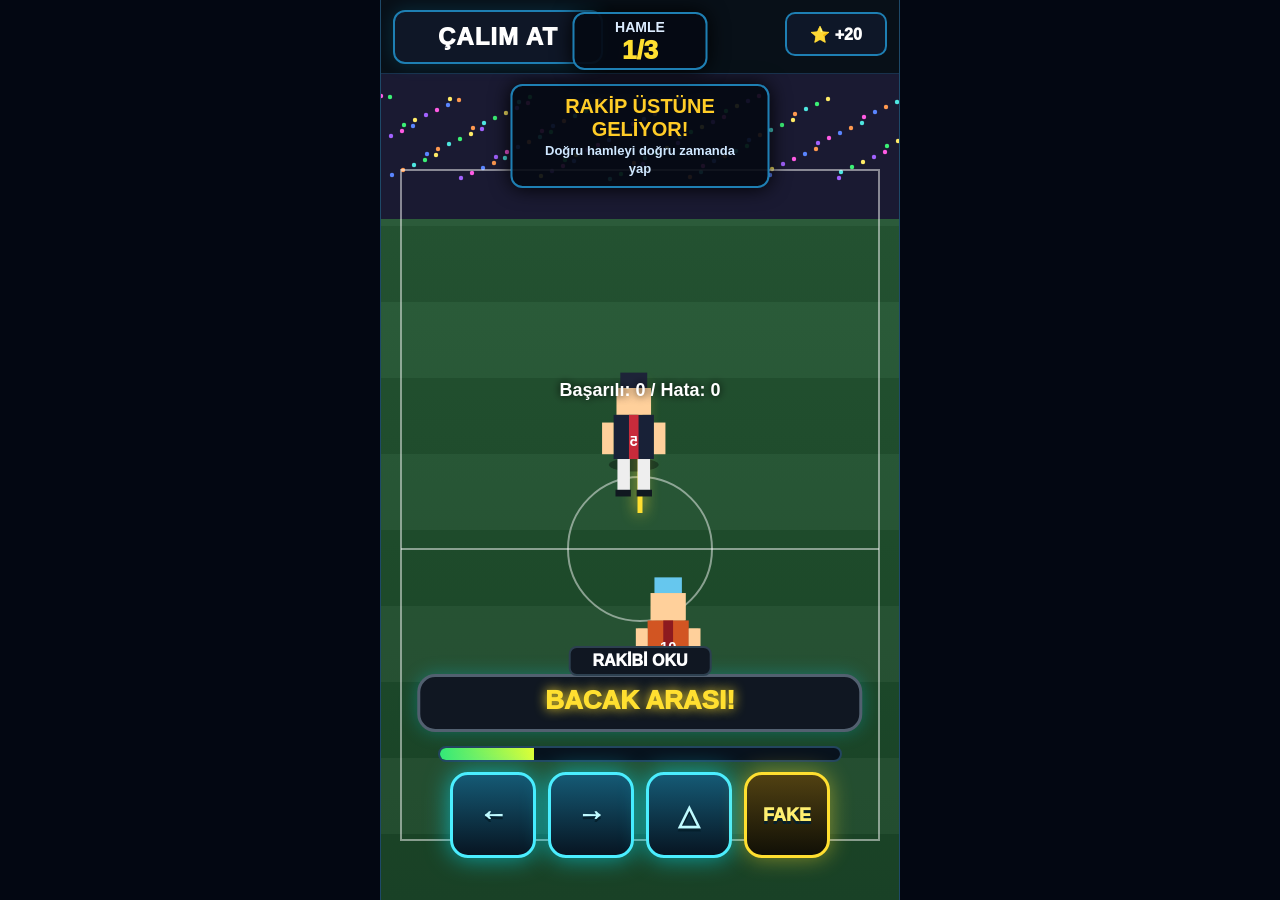
<file: mini_dribbling.html>
<!DOCTYPE html>
<html lang="tr">
<head>
<meta charset="UTF-8" />
<meta name="viewport" content="width=device-width, initial-scale=1.0, user-scalable=no"/>
<title>Çalım Mini Oyunu</title>
<style>
*{box-sizing:border-box;-webkit-tap-highlight-color:transparent;user-select:none}
body{margin:0;background:#030712;color:#fff;font-family:Arial,Helvetica,sans-serif;display:flex;justify-content:center;align-items:center;min-height:100vh;overflow:hidden}
#wrap{width:min(100vw,520px);height:100vh;max-height:920px;position:relative;background:#07101f;overflow:hidden;border-left:1px solid #1e4968;border-right:1px solid #1e4968}
canvas{width:100%;height:100%;display:block;background:#0b3518}
.topbar{position:absolute;top:0;left:0;right:0;height:74px;background:#060b16ee;z-index:10;border-bottom:1px solid #18314c}
.score{position:absolute;left:12px;top:10px;height:54px;width:210px;border:2px solid #1e7fb3;border-radius:12px;background:#111a2bcc;display:flex;align-items:center;justify-content:center;box-shadow:0 0 18px #00bfff28}
.scoreNum{font-size:24px;font-weight:1000;letter-spacing:1px}
.timerBox{position:absolute;left:50%;top:12px;transform:translateX(-50%);height:58px;min-width:135px;border:2px solid #1e7fb3;border-radius:12px;background:#050913ee;text-align:center;padding-top:5px;box-shadow:0 0 20px #000}
.timerBox b{display:block;color:#dcecff;font-size:14px}.timerBox span{display:block;color:#ffdf30;font-size:26px;font-weight:1000}
.coins{position:absolute;right:12px;top:12px;height:44px;min-width:102px;border:2px solid #1e7fb3;border-radius:10px;background:#0e1728;display:flex;align-items:center;justify-content:center;font-weight:1000}
.banner{position:absolute;left:50%;top:84px;transform:translateX(-50%);background:#050913e8;border:2px solid #1e7fb3;border-radius:12px;text-align:center;padding:9px 22px;z-index:9;box-shadow:0 0 20px #000}
.banner b{color:#ffcc27;font-size:20px}.banner span{font-weight:900;font-size:13px;color:#cfe7ff}
.objective{position:absolute;top:84px;left:14px;background:#06111ddd;border:2px solid #1f8fc0;border-radius:10px;padding:10px 12px;z-index:7;font-weight:900;font-size:13px;color:#dff7ff;box-shadow:0 0 16px #00c8ff30;width:142px}
.playerPanel{position:absolute;top:84px;right:14px;width:150px;background:#06111ddd;border:2px solid #1f8fc0;border-radius:10px;padding:10px 12px;z-index:7;box-shadow:0 0 16px #00c8ff30}
.playerPanel b{color:#ff4ecb}.stat{font-size:12px;color:#69efff;font-weight:900;margin-top:8px}.bar{height:5px;background:#172234;border-radius:8px;margin-top:3px;overflow:hidden}.bar span{display:block;height:100%;background:#42ff8e}
.movePanel{position:absolute;left:50%;bottom:168px;transform:translateX(-50%);width:86%;height:58px;background:#101722;border:3px solid #526070;border-radius:18px;padding:8px;z-index:8;box-shadow:0 0 18px #00d9ff44;text-align:center}
.moveLabel{position:absolute;left:50%;top:-31px;transform:translateX(-50%);background:#101722;color:white;font-weight:1000;padding:4px 22px;border-radius:8px;border:2px solid #2d4050}
.moveText{font-size:26px;font-weight:1000;color:#ffdf30;text-shadow:0 0 12px #ffdf30}
.windowBar{position:absolute;left:50%;bottom:138px;transform:translateX(-50%);width:78%;height:16px;border:2px solid #23455f;border-radius:12px;background:#08121d;z-index:8;overflow:hidden}
.windowFill{height:100%;width:100%;background:linear-gradient(90deg,#33e879,#dfff35)}
.controls{position:absolute;left:0;right:0;bottom:42px;height:86px;z-index:8;display:flex;gap:12px;justify-content:center;padding:0 14px}
.ctrl{width:86px;border-radius:18px;border:3px solid #4beeff;background:linear-gradient(#155a75,#071522);color:#bffaff;font-size:28px;font-weight:1000;box-shadow:0 0 24px #00e5ff99;text-shadow:0 3px #05202d}
.ctrl.fake{border-color:#ffdf30;color:#ffef70;background:linear-gradient(#514112,#111006);box-shadow:0 0 22px #ffdf3077;font-size:18px}
.resultOverlay{position:absolute;inset:0;background:linear-gradient(#00000022,#000000c0);z-index:20;display:none;align-items:flex-end;justify-content:center;padding:0 18px 80px}
.resultCard{width:100%;background:#07111ddd;border:2px solid #1e8fc5;border-radius:16px;padding:18px;text-align:center;box-shadow:0 0 24px #00d9ff55}
.bigText{font-size:42px;font-weight:1000;text-shadow:0 5px #000,0 0 20px #fff;margin-bottom:6px}
.subText{font-size:17px;font-weight:1000;color:#56eaff}.reward{margin:14px auto 16px;background:#071c18;border-radius:10px;padding:12px;font-size:18px;font-weight:900;width:82%}
.continue{height:54px;width:190px;border-radius:10px;border:2px solid #38dfff;background:#0b2437;color:#7ef4ff;font-size:21px;font-weight:1000}
.comboText{position:absolute;left:50%;top:47%;transform:translate(-50%,-50%);font-size:38px;font-weight:1000;color:#ffdf30;text-shadow:0 5px #000,0 0 22px #ffdf30;opacity:0;z-index:9;pointer-events:none}
.comboText.show{animation:pop .6s ease}
@keyframes pop{0%{opacity:0;transform:translate(-50%,-50%) scale(.6)}40%{opacity:1;transform:translate(-50%,-50%) scale(1.18)}100%{opacity:0;transform:translate(-50%,-75%) scale(1)}}
@media(max-width:430px){
.banner{display:none}.objective{width:126px;font-size:12px}.playerPanel{width:132px}.score{width:174px}.timerBox{min-width:112px}.coins{display:none}.controls{gap:7px}.ctrl{width:74px;font-size:24px}.ctrl.fake{font-size:15px}.moveText{font-size:22px}
}
</style>
</head>
<body>
<div id="wrap">
<canvas id="game"></canvas>

<div class="topbar">
  <div class="score"><span class="scoreNum">ÇALIM AT</span></div>
  <div class="timerBox"><b>HAMLE</b><span id="roundText">1/3</span></div>
  <div class="coins">⭐ +20</div>
</div>

<div class="banner"><b>RAKİP ÜSTÜNE GELİYOR!</b><br><span>Doğru hamleyi doğru zamanda yap</span></div>


<div class="movePanel">
  <div class="moveLabel">RAKİBİ OKU</div>
  <div class="moveText" id="moveText">SAĞA ÇALIM!</div>
</div>
<div class="windowBar"><div class="windowFill" id="windowFill"></div></div>

<div class="controls">
  <button class="ctrl" data-move="left">←</button>
  <button class="ctrl" data-move="right">→</button>
  <button class="ctrl" data-move="nutmeg">△</button>
  <button class="ctrl fake" data-move="fake">FAKE</button>
</div>

<div class="comboText" id="comboText">SKILL!</div>

<div class="resultOverlay" id="resultOverlay">
  <div class="resultCard">
    <div class="bigText" id="resultText">GEÇTİN!</div>
    <div class="subText" id="resultSub">GREAT DRIBBLE!</div>
    <div class="reward" id="reward">+25 ⭐</div>
    <button class="continue" onclick="sendMiniGameResult()">DEVAM ET</button>
  </div>
</div>

</div>

<script>
const canvas=document.getElementById("game"),ctx=canvas.getContext("2d"),wrap=document.getElementById("wrap");
let W,H,DPR;
function resize(){DPR=Math.min(devicePixelRatio||1,2);W=wrap.clientWidth;H=wrap.clientHeight;canvas.width=W*DPR;canvas.height=H*DPR;ctx.setTransform(DPR,0,0,DPR,0,0);layout()}
addEventListener("resize",resize);

const moveText=document.getElementById("moveText"),windowFill=document.getElementById("windowFill"),roundText=document.getElementById("roundText");
const resultOverlay=document.getElementById("resultOverlay"),resultText=document.getElementById("resultText"),resultSub=document.getElementById("resultSub"),reward=document.getElementById("reward"),comboText=document.getElementById("comboText");

let lastMiniResult=null;
let state="play";
let round=1, successes=0, fails=0;
let timeWindow=1.45, timeLeft=1.45;
let required="right";
let shake=0, flash=0;
let player={x:0,y:0,targetX:0,anim:0,trail:[]};
let enemy={x:0,y:0,stun:0,lunge:0};
let ball={x:0,y:0};
let scene={side:1,crowd:100,weather:"clear"};

function rand(a,b){return a+Math.random()*(b-a)}
function clamp(v,a,b){return Math.max(a,Math.min(b,v))}
function lerp(a,b,t){return a+(b-a)*t}

function layout(){
 player.x=W*.48;
 player.y=H*.68;
 player.targetX=player.x;
 enemy.x=W*.50;
 enemy.y=H*.47;
 ball.x=player.x+14;
 ball.y=player.y+24;
}
resize();

function randomizeScene(){
 const weathers=["clear","fog","rain"];
 scene.weather=weathers[Math.floor(Math.random()*weathers.length)];
 scene.crowd=80+Math.floor(Math.random()*70);
 scene.side=Math.random()<.5?1:-1;
 enemy.x=W*rand(.43,.57);
 enemy.y=H*rand(.42,.52);
 player.x=W*rand(.40,.56);
 player.targetX=player.x;
 player.y=H*rand(.66,.74);
}

function nextMove(){
 if(round>3){
   finish(successes>=3?"win":"lose");
   return;
 }
 const moves=["left","right","nutmeg","fake"];
 required=moves[Math.floor(Math.random()*moves.length)];
 const labels={left:"SOLA ÇALIM!",right:"SAĞA ÇALIM!",nutmeg:"BACAK ARASI!",fake:"FAKE AT!"};
 moveText.textContent=labels[required];
 roundText.textContent=round+"/3";
 timeWindow=rand(1.15,1.75);
 timeLeft=timeWindow;
 state="play";
}

function resetRound(){
 resultOverlay.style.display="none";
 round=1;successes=0;fails=0;shake=0;flash=0;
 randomizeScene();
 nextMove();
}

document.querySelectorAll(".ctrl").forEach(btn=>{
 btn.addEventListener("pointerdown",()=>handleMove(btn.dataset.move));
 btn.addEventListener("touchstart",e=>{handleMove(btn.dataset.move);e.preventDefault()},{passive:false});
});

document.addEventListener("keydown",e=>{
 if(e.key==="ArrowLeft")handleMove("left");
 if(e.key==="ArrowRight")handleMove("right");
 if(e.key==="ArrowUp")handleMove("nutmeg");
 if(e.key===" ")handleMove("fake");
});

function handleMove(m){
 if(state!=="play")return;
 const timing=timeLeft/timeWindow;
 const goodTiming=timing>.18 && timing<.92;
 const correct=m===required;

 if(correct && goodTiming){
   success(m);
 }else{
   fail(m);
 }
}

function success(m){
 state="pause";
 successes++;
 shake=5; flash=.22;
 enemy.stun=.8;
 player.anim=1;
 if(m==="left")player.targetX-=W*.10;
 if(m==="right")player.targetX+=W*.10;
 if(m==="nutmeg"){player.targetX+=rand(-20,20); ball.y-=35;}
 if(m==="fake"){enemy.lunge=1; player.targetX+=scene.side*W*.08;}
 showPop(m==="nutmeg"?"PANNA!":m==="fake"?"FAKE!":"SKILL!");
 setTimeout(()=>{round++;nextMove()},520);
}

function fail(m){
 state="pause";
 fails++;
 shake=7;
 enemy.lunge=1;
 player.anim=-1;
 showPop("TOP KAYBI!");
 setTimeout(()=>{round++;nextMove()},520);
}

function showPop(txt){
 comboText.textContent=txt;
 comboText.classList.remove("show");
 void comboText.offsetWidth;
 comboText.classList.add("show");
}

function buildMiniGameResult(r){
 const ok=r==="win";
 return {
   source:"career-mini-game",
   type:"dribble",
   result:r,
   success:ok,
   label:ok?"Dribble Success":"Lost Possession",
   ratingDelta: ok ? 0.5 : -1.5
 };
}

function sendMiniGameResult(){
 const payload=lastMiniResult || buildMiniGameResult("lose");
 if(window.parent && window.parent!==window){
   window.parent.postMessage(payload,"*");
 }
 setTimeout(()=>resetRound(),80);
}

function finish(r){
 lastMiniResult=buildMiniGameResult(r);
 state="result";
 if(r==="win"){
   resultText.textContent="GEÇTİN!";
   resultText.style.color="#ffdf30";
   resultSub.textContent=successes===3?"FLAWLESS DRIBBLE!":"GREAT DRIBBLE!";
   reward.textContent=successes===3?"+35 ⭐  +10 REP":"+25 ⭐";
   shake=10; flash=.45;
 }else{
   resultText.textContent="TOP KAYBI!";
   resultText.style.color="#ff4f6d";
   resultSub.textContent="RAKİP MÜDAHALE ETTİ!";
   reward.textContent="MORAL -5";
   shake=8;
 }
 setTimeout(()=>resultOverlay.style.display="flex",350);
}

function update(dt){
 if(state==="play"){
   timeLeft-=dt;
   if(timeLeft<=0) fail("timeout");
 }
 const pct=clamp(timeLeft/timeWindow,0,1);
 windowFill.style.width=(pct*100)+"%";
 player.x=lerp(player.x,player.targetX,dt*5.5);
 ball.x=lerp(ball.x,player.x+14,dt*8);
 ball.y=lerp(ball.y,player.y+24,dt*7);
 if(enemy.stun>0)enemy.stun-=dt;
 if(enemy.lunge>0)enemy.lunge-=dt*1.7;
 if(player.anim>0)player.anim-=dt*2.1;
 if(player.anim<0)player.anim+=dt*2.1;
 player.trail.push({x:player.x,y:player.y,a:1});
 if(player.trail.length>8)player.trail.shift();
 shake*=.88; flash*=.86;
}

function drawField(){
 const g=ctx.createLinearGradient(0,70,0,H);g.addColorStop(0,"#164d26");g.addColorStop(1,"#083616");ctx.fillStyle=g;ctx.fillRect(0,0,W,H);
 for(let i=0;i<11;i++){ctx.fillStyle=i%2?"rgba(255,255,255,.035)":"rgba(0,0,0,.055)";ctx.fillRect(0,74+i*76,W,76)}
 ctx.fillStyle="#090922";ctx.fillRect(0,74,W,145);
 for(let i=0;i<scene.crowd;i++){let colors=["#ff4ee2","#2df06c","#4d7cff","#ffe95b","#ff9143","#9b56ff","#40e4de"];ctx.fillStyle=colors[i%colors.length];ctx.beginPath();ctx.arc((i*23)%W,96+(i*29)%84,2.2,0,7);ctx.fill()}
 if(scene.weather==="fog"){ctx.fillStyle="rgba(255,255,255,.07)";ctx.fillRect(0,0,W,H)}
 if(scene.weather==="rain"){
   ctx.strokeStyle="rgba(180,220,255,.23)";
   for(let i=0;i<80;i++){const x=(i*57+performance.now()*.2)%W,y=(i*41+performance.now()*.5)%H;ctx.beginPath();ctx.moveTo(x,y);ctx.lineTo(x-5,y+14);ctx.stroke()}
 }
 ctx.strokeStyle="rgba(255,255,255,.48)";ctx.lineWidth=2;
 ctx.strokeRect(20,170,W-40,H-230);
 ctx.beginPath();ctx.arc(W/2,H*.61,72,0,Math.PI*2);ctx.stroke();
 ctx.beginPath();ctx.moveTo(20,H*.61);ctx.lineTo(W-20,H*.61);ctx.stroke();
}

function drawPlayer(x,y,kit,num,scale=1,dir=1,tilt=0){
 ctx.save();ctx.translate(x,y);ctx.rotate(tilt);ctx.scale(scale*dir,scale);
 ctx.fillStyle="rgba(0,0,0,.35)";ctx.beginPath();ctx.ellipse(0,38,26,7,0,0,7);ctx.fill();
 if(kit==="main"){
   ctx.fillStyle="#66c7ee";ctx.fillRect(-14,-58,28,16);
   ctx.fillStyle="#ffd09b";ctx.fillRect(-18,-42,36,28);
   ctx.fillStyle="#d25522";ctx.fillRect(-21,-14,42,46);
   ctx.fillStyle="#8d1a1f";ctx.fillRect(-5,-14,10,46);
 }else{
   ctx.fillStyle="#1d2338";ctx.fillRect(-14,-58,28,16);
   ctx.fillStyle="#ffd09b";ctx.fillRect(-18,-42,36,28);
   ctx.fillStyle="#182137";ctx.fillRect(-21,-14,42,46);
   ctx.fillStyle="#c82b3b";ctx.fillRect(-5,-14,10,46);
 }
 ctx.fillStyle="#ffd09b";ctx.fillRect(-33,-6,12,33);ctx.fillRect(21,-6,12,33);
 ctx.fillStyle=kit==="enemy"?"#eee":"#d25522";ctx.fillRect(-17,32,13,34);ctx.fillRect(4,32,13,34);
 ctx.fillStyle="#101820";ctx.fillRect(-19,64,16,7);ctx.fillRect(3,64,16,7);
 ctx.fillStyle="#fff";ctx.font="bold 15px Arial";ctx.textAlign="center";if(num)ctx.fillText(num,0,18);
 ctx.restore();
}

function drawBall(){
 ctx.fillStyle="rgba(0,0,0,.30)";ctx.beginPath();ctx.ellipse(ball.x,ball.y+9,14,4,0,0,7);ctx.fill();
 ctx.fillStyle="#fff";ctx.beginPath();ctx.arc(ball.x,ball.y,9,0,7);ctx.fill();
 ctx.fillStyle="#111";ctx.beginPath();ctx.arc(ball.x,ball.y,3.5,0,7);ctx.fill();
}

function drawArrows(){
 ctx.strokeStyle="#ffdf30";ctx.lineWidth=5;ctx.shadowColor="#ffdf30";ctx.shadowBlur=15;
 if(required==="left"){ctx.beginPath();ctx.moveTo(W*.43,H*.55);ctx.lineTo(W*.27,H*.55);ctx.stroke();}
 if(required==="right"){ctx.beginPath();ctx.moveTo(W*.57,H*.55);ctx.lineTo(W*.73,H*.55);ctx.stroke();}
 if(required==="nutmeg"){ctx.beginPath();ctx.moveTo(W*.50,H*.57);ctx.lineTo(W*.50,H*.43);ctx.stroke();}
 if(required==="fake"){ctx.beginPath();ctx.arc(W*.50,H*.52,45,0,Math.PI*1.6);ctx.stroke();}
 ctx.shadowBlur=0;
}

function draw(){
 ctx.clearRect(0,0,W,H);
 ctx.save();
 ctx.translate(rand(-shake,shake),rand(-shake,shake));
 drawField();
 drawArrows();
 player.trail.forEach((p,i)=>{ctx.globalAlpha=i/player.trail.length*.25;drawPlayer(p.x,p.y,"main","",.92,1,0);});
 ctx.globalAlpha=1;
 drawPlayer(enemy.x+(enemy.lunge>0?scene.side*18:0),enemy.y,"enemy","5",.96,-1,enemy.stun>0?.25:0);
 drawPlayer(player.x,player.y,"main","10",.98,1,player.anim*.25);
 drawBall();
 ctx.fillStyle="#fff";ctx.font="bold 18px Arial";ctx.textAlign="center";ctx.shadowColor="#000";ctx.shadowBlur=8;
 ctx.fillText(`Başarılı: ${successes} / Hata: ${fails}`,W/2,H*.44);
 ctx.shadowBlur=0;
 ctx.restore();
 if(flash>0){ctx.fillStyle=`rgba(255,255,255,${flash*.25})`;ctx.fillRect(0,0,W,H)}
}

let last=performance.now();
function loop(now){const dt=Math.min(.033,(now-last)/1000);last=now;update(dt);draw();requestAnimationFrame(loop)}
resetRound();
requestAnimationFrame(loop);
</script>
</body>
</html>
</file>
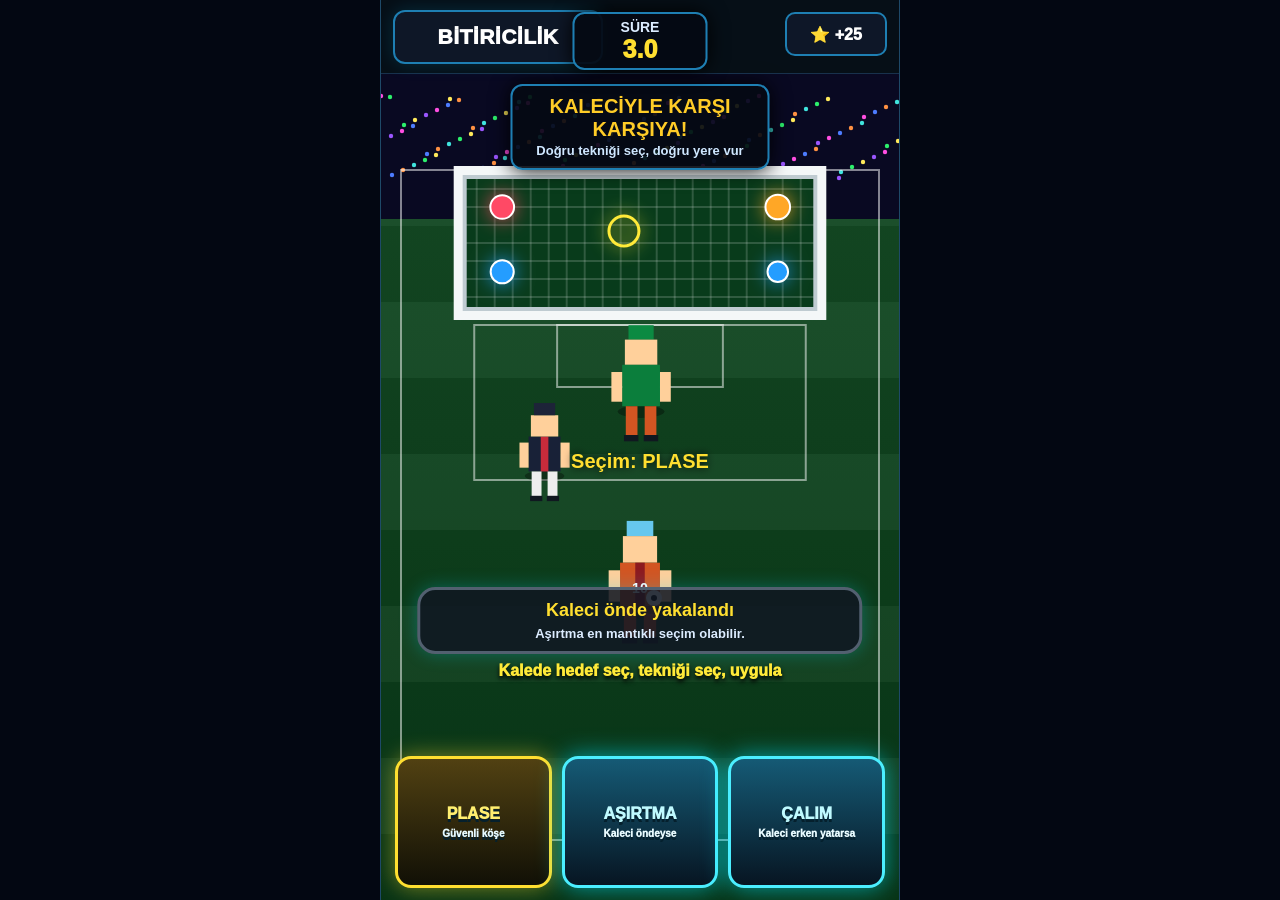
<file: mini_finisher.html>
<!DOCTYPE html>
<html lang="tr">
<head>
<meta charset="UTF-8" />
<meta name="viewport" content="width=device-width, initial-scale=1.0, user-scalable=no"/>
<title>Kaleciyle Karşı Karşıya Mini Oyunu</title>
<style>
*{box-sizing:border-box;-webkit-tap-highlight-color:transparent;user-select:none}
body{margin:0;background:#030712;color:#fff;font-family:Arial,Helvetica,sans-serif;display:flex;justify-content:center;align-items:center;min-height:100vh;overflow:hidden}
#wrap{width:min(100vw,520px);height:100vh;max-height:920px;position:relative;background:#07101f;overflow:hidden;border-left:1px solid #1e4968;border-right:1px solid #1e4968}
canvas{width:100%;height:100%;display:block;background:#0b3518}
.topbar{position:absolute;top:0;left:0;right:0;height:74px;background:#060b16ee;z-index:10;border-bottom:1px solid #18314c}
.score{position:absolute;left:12px;top:10px;height:54px;width:210px;border:2px solid #1e7fb3;border-radius:12px;background:#111a2bcc;display:flex;align-items:center;justify-content:center;box-shadow:0 0 18px #00bfff28}
.scoreNum{font-size:21px;font-weight:1000;letter-spacing:.5px}
.timerBox{position:absolute;left:50%;top:12px;transform:translateX(-50%);height:58px;min-width:135px;border:2px solid #1e7fb3;border-radius:12px;background:#050913ee;text-align:center;padding-top:5px;box-shadow:0 0 20px #000}
.timerBox b{display:block;color:#dcecff;font-size:14px}.timerBox span{display:block;color:#ffdf30;font-size:25px;font-weight:1000}
.coins{position:absolute;right:12px;top:12px;height:44px;min-width:102px;border:2px solid #1e7fb3;border-radius:10px;background:#0e1728;display:flex;align-items:center;justify-content:center;font-weight:1000}
.banner{position:absolute;left:50%;top:84px;transform:translateX(-50%);background:#050913e8;border:2px solid #1e7fb3;border-radius:12px;text-align:center;padding:9px 22px;z-index:9;box-shadow:0 0 20px #000}
.banner b{color:#ffcc27;font-size:20px}.banner span{font-weight:900;font-size:13px;color:#cfe7ff}
.objective{position:absolute;top:84px;left:14px;background:#06111ddd;border:2px solid #1f8fc0;border-radius:10px;padding:10px 12px;z-index:7;font-weight:900;font-size:13px;color:#dff7ff;box-shadow:0 0 16px #00c8ff30;width:142px}
.playerPanel{position:absolute;top:84px;right:14px;width:150px;background:#06111ddd;border:2px solid #1f8fc0;border-radius:10px;padding:10px 12px;z-index:7;box-shadow:0 0 16px #00c8ff30}
.playerPanel b{color:#ff4ecb}.stat{font-size:12px;color:#69efff;font-weight:900;margin-top:8px}.bar{height:5px;background:#172234;border-radius:8px;margin-top:3px;overflow:hidden}.bar span{display:block;height:100%;background:#42ff8e}
.scenarioBox{position:absolute;left:50%;bottom:246px;transform:translateX(-50%);width:86%;background:#101722dd;border:3px solid #526070;border-radius:18px;padding:10px 12px;z-index:8;box-shadow:0 0 18px #00d9ff44;text-align:center}
.scenarioBox b{font-size:18px;color:#ffdf30}.scenarioBox span{display:block;margin-top:5px;color:#dcecff;font-size:13px;font-weight:900}
.techBtns{position:absolute;left:0;right:0;bottom:12px;height:132px;z-index:8;display:grid;grid-template-columns:1fr 1fr 1fr;gap:10px;padding:0 14px}
.tech{border-radius:16px;border:3px solid #4beeff;background:linear-gradient(#155a75,#071522);color:#bffaff;font-size:16px;font-weight:1000;box-shadow:0 0 24px #00e5ff99;text-shadow:0 3px #05202d}
.tech small{display:block;font-size:10px;color:#e8fbff;margin-top:5px}
.tech.active{border-color:#ffdf30;color:#ffef70;background:linear-gradient(#514112,#111006);box-shadow:0 0 22px #ffdf3077}
.aimHint{position:absolute;left:50%;bottom:220px;transform:translateX(-50%);z-index:8;font-size:16px;font-weight:1000;color:#ffea39;text-shadow:0 3px 4px #000;white-space:nowrap}
.resultOverlay{position:absolute;inset:0;background:linear-gradient(#00000022,#000000c0);z-index:20;display:none;align-items:flex-end;justify-content:center;padding:0 18px 80px}
.resultCard{width:100%;background:#07111ddd;border:2px solid #1e8fc5;border-radius:16px;padding:18px;text-align:center;box-shadow:0 0 24px #00d9ff55}
.bigText{font-size:42px;font-weight:1000;text-shadow:0 5px #000,0 0 20px #fff;margin-bottom:6px}
.subText{font-size:17px;font-weight:1000;color:#56eaff}.reward{margin:14px auto 16px;background:#071c18;border-radius:10px;padding:12px;font-size:18px;font-weight:900;width:82%}
.continue{height:54px;width:190px;border-radius:10px;border:2px solid #38dfff;background:#0b2437;color:#7ef4ff;font-size:21px;font-weight:1000}
.comboText{position:absolute;left:50%;top:48%;transform:translate(-50%,-50%);font-size:38px;font-weight:1000;color:#ffdf30;text-shadow:0 5px #000,0 0 22px #ffdf30;opacity:0;z-index:9;pointer-events:none}
.comboText.show{animation:pop .65s ease}
@keyframes pop{0%{opacity:0;transform:translate(-50%,-50%) scale(.6)}40%{opacity:1;transform:translate(-50%,-50%) scale(1.18)}100%{opacity:0;transform:translate(-50%,-75%) scale(1)}}
@media(max-width:430px){
.banner{display:none}.objective{width:126px;font-size:12px}.playerPanel{width:132px}.score{width:174px}.timerBox{min-width:112px}.coins{display:none}.tech{font-size:14px}.scenarioBox{width:90%}.aimHint{font-size:13px}
}
</style>
</head>
<body>
<div id="wrap">
<canvas id="game"></canvas>

<div class="topbar">
  <div class="score"><span class="scoreNum">BİTİRİCİLİK</span></div>
  <div class="timerBox"><b>SÜRE</b><span id="timeText">04.0</span></div>
  <div class="coins">⭐ +25</div>
</div>

<div class="banner"><b>KALECİYLE KARŞI KARŞIYA!</b><br><span>Doğru tekniği seç, doğru yere vur</span></div>


<div class="scenarioBox">
  <b id="scenarioTitle">Kaleci önde yakalandı</b>
  <span id="scenarioDesc">Aşırtma mantıklı olabilir.</span>
</div>
<div class="aimHint" id="aimHint">Kalede hedef seç, tekniği seç, uygula</div>

<div class="techBtns">
  <button class="tech active" data-tech="finesse">PLASE<small>Güvenli köşe</small></button>
  <button class="tech" data-tech="chip">AŞIRTMA<small>Kaleci öndeyse</small></button>
  <button class="tech" data-tech="dribble">ÇALIM<small>Kaleci erken yatarsa</small></button>
</div>

<div class="comboText" id="comboText">DOĞRU SEÇİM!</div>

<div class="resultOverlay" id="resultOverlay">
  <div class="resultCard">
    <div class="bigText" id="resultText">GOOOL!</div>
    <div class="subText" id="resultSub">SOĞUKKANLI BİTİRİŞ!</div>
    <div class="reward" id="reward">+25 ⭐</div>
    <button class="continue" onclick="sendMiniGameResult()">DEVAM ET</button>
  </div>
</div>

</div>

<script>
const canvas=document.getElementById("game"),ctx=canvas.getContext("2d"),wrap=document.getElementById("wrap");
let W,H,DPR;
function resize(){DPR=Math.min(devicePixelRatio||1,2);W=wrap.clientWidth;H=wrap.clientHeight;canvas.width=W*DPR;canvas.height=H*DPR;ctx.setTransform(DPR,0,0,DPR,0,0);layout()}
addEventListener("resize",resize);

const timeText=document.getElementById("timeText"),scenarioTitle=document.getElementById("scenarioTitle"),scenarioDesc=document.getElementById("scenarioDesc"),aimHint=document.getElementById("aimHint");
const resultOverlay=document.getElementById("resultOverlay"),resultText=document.getElementById("resultText"),resultSub=document.getElementById("resultSub"),reward=document.getElementById("reward"),comboText=document.getElementById("comboText");

let lastMiniResult=null;
let state="aim";
let selectedTech="finesse";
let timeLeft=4.0;
let shake=0, flash=0;
let target={x:0,y:0};
let scenario=null;
let goal={x:0,y:0,w:0,h:0,net:0};
let ball={x:0,y:0,startX:0,startY:0,targetX:0,targetY:0,drawX:0,drawY:0,r:8,trail:[],rot:0,t:0,arc:0};
let player={x:0,y:0,targetX:0,dribbling:false};
let keeper={x:0,y:0,baseX:0,baseY:0,targetX:0,targetY:0,advance:0,dive:0,wrongFoot:0};
let defenders=[];

function rand(a,b){return a+Math.random()*(b-a)}
function clamp(v,a,b){return Math.max(a,Math.min(b,v))}
function lerp(a,b,t){return a+(b-a)*t}
function ease(t){return 1-Math.pow(1-t,3)}

const scenarios=[
 {id:"keeperHigh",title:"Kaleci önde yakalandı",desc:"Aşırtma en mantıklı seçim olabilir.",best:"chip",keeperY:.42,keeperAgg:.82,difficulty:{chip:.62,finesse:.32,dribble:.38}},
 {id:"keeperSet",title:"Kaleci çizgiye yakın ve dengede",desc:"Köşeye plase en temiz tercih.",best:"finesse",keeperY:.30,keeperAgg:.35,difficulty:{chip:.24,finesse:.68,dribble:.42}},
 {id:"keeperRush",title:"Kaleci üstüne çıkıyor",desc:"Çalım atarsan boş kaleye gidebilirsin.",best:"dribble",keeperY:.50,keeperAgg:.95,difficulty:{chip:.46,finesse:.34,dribble:.64}},
 {id:"tightAngle",title:"Açı dar, kaleci yakın direği kapattı",desc:"Uzak köşeye plase daha iyi.",best:"finesse",keeperY:.38,keeperAgg:.55,difficulty:{chip:.28,finesse:.58,dribble:.38}},
 {id:"panicKeeper",title:"Kaleci erken yattı",desc:"Çalım veya sakin plase işe yarar.",best:"dribble",keeperY:.45,keeperAgg:.74,difficulty:{chip:.35,finesse:.50,dribble:.70}},
 {id:"emptyBehind",title:"Kaleci çok açıldı, arkası boş",desc:"Aşırtma için mükemmel an.",best:"chip",keeperY:.54,keeperAgg:.90,difficulty:{chip:.72,finesse:.26,dribble:.50}}
];

function layout(){
 goal.w=W*.70;goal.h=H*.16;goal.x=(W-goal.w)/2;goal.y=H*.19;
 player.x=W*.50;player.y=H*.64;player.targetX=player.x;
 if(scenario){
   keeper.baseX=W*.50+rand(-10,10);
   keeper.baseY=H*scenario.keeperY;
 }else{
   keeper.baseX=W*.50;keeper.baseY=H*.42;
 }
 if(state==="aim"){
   keeper.x=keeper.baseX;keeper.y=keeper.baseY;
   ball.x=player.x+14;ball.y=player.y+22;ball.drawX=ball.x;ball.drawY=ball.y;
 }
 if(!target.x){target.x=goal.x+goal.w*.72;target.y=goal.y+goal.h*.34}
}
resize();

function resetRound(){
 state="aim";
 resultOverlay.style.display="none";
 scenario=scenarios[Math.floor(Math.random()*scenarios.length)];
 selectedTech="finesse";
 document.querySelectorAll(".tech").forEach(b=>b.classList.toggle("active",b.dataset.tech==="finesse"));
 timeLeft=4.0;shake=0;flash=0;goal.net=0;ball.trail=[];ball.t=0;player.dribbling=false;
 scenarioTitle.textContent=scenario.title;
 scenarioDesc.textContent=scenario.desc;
 target={x:goal.x+rand(goal.w*.18,goal.w*.82),y:goal.y+rand(goal.h*.20,goal.h*.75)};
 defenders=[];
 const defenderCount = Math.random() < .55 ? 0 : 1;
 for(let i=0;i<defenderCount;i++){
   const leftSide = Math.random() < .5;
   defenders.push({
     x: W * (leftSide ? rand(.24,.36) : rand(.64,.76)),
     y: H * rand(.46,.58),
     dir: leftSide ? 1 : -1
   });
 }
 layout();
 aimHint.textContent="Kalede hedef seç, tekniği seç, uygula";
}
resetRound();

document.querySelectorAll(".tech").forEach(btn=>{
 btn.addEventListener("pointerdown",()=>selectTech(btn.dataset.tech));
 btn.addEventListener("touchstart",e=>{selectTech(btn.dataset.tech);e.preventDefault()},{passive:false});
});

function selectTech(t){
 if(state!=="aim")return;
 selectedTech=t;
 document.querySelectorAll(".tech").forEach(b=>b.classList.toggle("active",b.dataset.tech===t));
 const label={finesse:"PLASE seçildi",chip:"AŞIRTMA seçildi",dribble:"ÇALIM seçildi"}[t];
 showPop(label);
}

function pointer(e){const r=canvas.getBoundingClientRect();const p=e.touches?e.touches[0]:e;return{x:p.clientX-r.left,y:p.clientY-r.top}}
canvas.addEventListener("pointerdown",e=>chooseAim(pointer(e)));
canvas.addEventListener("touchstart",e=>{chooseAim(pointer(e));e.preventDefault()},{passive:false});

function chooseAim(p){
 if(state!=="aim")return;
 target.x=clamp(p.x,goal.x+12,goal.x+goal.w-12);
 target.y=clamp(p.y,goal.y+12,goal.y+goal.h-12);
 aimHint.textContent="Hedef seçildi — teknik butonuna bas veya tekrar hedef seç";
}

function execute(){
 if(state!=="aim")return;
 state="action";
 timeLeft=0;
 shake=4;
 const result=decideResult();
 startAction(result);
}

document.querySelectorAll(".tech").forEach(btn=>{
 btn.addEventListener("dblclick",execute);
});

document.addEventListener("keydown",e=>{
 if(e.key==="1")selectTech("finesse");
 if(e.key==="2")selectTech("chip");
 if(e.key==="3")selectTech("dribble");
 if(e.key===" " || e.key==="Enter")execute();
});

document.body.addEventListener("click",e=>{
 if(e.target.closest(".tech")){
   setTimeout(()=>{ if(state==="aim") execute(); }, 140);
 }
}, true);

function decideResult(){
 const base=scenario.difficulty[selectedTech] || .4;
 const correctBonus=selectedTech===scenario.best ? .18 : -0.12;
 const targetQuality=targetScore();
 const pressure=Math.random()*0.18;
 let goalChance=clamp(base+correctBonus+targetQuality-pressure,.10,.82);

 // Teknik zorluğu: aşırı zor hareketlerde yanlış sahnede gol çok düşer.
 if(selectedTech==="chip" && scenario.best!=="chip") goalChance-=.12;
 if(selectedTech==="dribble" && scenario.best!=="dribble") goalChance-=.10;
 if(selectedTech==="finesse" && scenario.best!=="finesse") goalChance-=.06;
 goalChance=clamp(goalChance,.06,.86);

 const r=Math.random();
 if(r<goalChance)return"goal";

 // Başarısızlık türü tekniğe göre dağılsın.
 const failRoll=Math.random();
 if(selectedTech==="chip"){
   if(failRoll<.40)return"save";
   if(failRoll<.68)return"out";
   return"post";
 }
 if(selectedTech==="dribble"){
   if(failRoll<.48)return"save";
   if(failRoll<.72)return"out";
   return"tackle";
 }
 // finesse
 if(failRoll<.38)return"save";
 if(failRoll<.68)return"post";
 return"out";
}

function targetScore(){
 // Köşeye yakın ama dışarı taşmayan hedefler daha iyi.
 const cx=goal.x+goal.w/2, cy=goal.y+goal.h/2;
 const dx=Math.abs(target.x-cx)/(goal.w/2);
 const dy=Math.abs(target.y-cy)/(goal.h/2);
 const corner=(dx*.75+dy*.25);
 const tooEdge=(target.x<goal.x+18||target.x>goal.x+goal.w-18||target.y<goal.y+16||target.y>goal.y+goal.h-16)?-.08:0;
 return clamp(corner*.16+tooEdge,-.08,.16);
}

function startAction(result){
 ball.startX=ball.x;ball.startY=ball.y;ball.t=0;ball.trail=[];
 ball.targetX=target.x;ball.targetY=target.y;ball.arc=selectedTech==="chip"?130:selectedTech==="finesse"?55:25;

 if(result==="post"){
   ball.targetX=Math.random()<.5?goal.x+rand(-6,6):goal.x+goal.w+rand(-6,6);
   ball.targetY=target.y+rand(-16,16);
 }
 if(result==="out"){
   ball.targetX=target.x+(target.x<W/2?-rand(45,90):rand(45,90));
   ball.targetY=target.y+rand(-55,70);
 }
 if(result==="save"){
   keeper.targetX=target.x;
   keeper.targetY=target.y;
   // Kurtarışta top kaleye girmiş gibi görünmesin, kalecinin üstüne gitsin.
   ball.targetX=keeper.targetX;
   ball.targetY=keeper.targetY;
 }
 if(result==="tackle"){
   keeper.targetX=player.x;
   keeper.targetY=player.y-30;
   // Çalım başarısızsa top kaleye gitmesin; kalecinin aldığı noktaya düşsün.
   ball.targetX=player.x + rand(-18,18);
   ball.targetY=player.y - rand(18,42);
   ball.arc=12;
 }
 if(selectedTech==="dribble"){
   player.dribbling=true;
   player.targetX=keeper.x + (target.x>keeper.x?52:-52);
   if(result==="goal"){
     ball.targetX=goal.x+goal.w*.5+rand(-45,45);
     ball.targetY=goal.y+goal.h*.65;
   }
 }

 shotResult=result;
 showPop(selectedTech===scenario.best?"DOĞRU SEÇİM!":"ZOR SEÇİM!");
}

function buildMiniGameResult(r){
 const ok=r==="goal";
 const labels={goal:"1v1 Goal",save:"Keeper Save",post:"Post",out:"Out",tackle:"Keeper Tackle"};
 return {
   source:"career-mini-game",
   type:"one-v-one",
   result:r,
   success:ok,
   label:labels[r] || "1v1",
   ratingDelta: ok ? (selectedTech===scenario.best ? .85 : .5) : -1.5
 };
}

function sendMiniGameResult(){
 const payload=lastMiniResult || buildMiniGameResult("out");
 if(window.parent && window.parent!==window){
   window.parent.postMessage(payload,"*");
 }
 setTimeout(()=>resetRound(),80);
}

function finish(r){
 lastMiniResult=buildMiniGameResult(r);
 state="result";
 if(r==="goal"){
   resultText.textContent="GOOOOL!";
   resultText.style.color="#ffd936";
   resultSub.textContent=selectedTech===scenario.best?"DOĞRU TEKNİK, NET BİTİRİŞ!":"ZORU BAŞARDIN!";
   reward.textContent=selectedTech===scenario.best?"+35 ⭐  +10 REP":"+25 ⭐";
   goal.net=22;shake=12;flash=.55;
 }else if(r==="save"){
   resultText.textContent="KURTARDI!";
   resultText.style.color="#ff4f7d";
   resultSub.textContent="KALECİ HAMLEYİ OKUDU!";
   reward.textContent="MORAL -5";
   shake=8;
 }else if(r==="post"){
   resultText.textContent="DİREK!";
   resultText.style.color="#ffb42c";
   resultSub.textContent="ÇOK YAKINDI!";
   reward.textContent="TECHNIQUE +1";
   shake=10;
 }else if(r==="tackle"){
   resultText.textContent="TOPU ALDI!";
   resultText.style.color="#ff4f6d";
   resultSub.textContent="ÇALIMI YEDİRMEDİ!";
   reward.textContent="MORAL -6";
   shake=9;
 }else{
   resultText.textContent="AUT!";
   resultText.style.color="#ddd";
   resultSub.textContent="BİTİRİŞ DIŞARI!";
   reward.textContent="MORAL -3";
   shake=5;
 }
 setTimeout(()=>resultOverlay.style.display="flex",350);
}

function update(dt){
 if(state==="aim"){
   timeLeft-=dt;
   if(timeLeft<=0)execute();
   // Kaleci sahneye göre yavaşça çıkabilir.
   keeper.y=lerp(keeper.y,H*scenario.keeperY + Math.sin(performance.now()/350)*3,dt*2);
 }
 if(state==="action"){
   ball.t=Math.min(1,ball.t+dt*(selectedTech==="chip"?1.05:selectedTech==="dribble"?1.35:1.55));
   const e=ease(ball.t);
   const arc=Math.sin(Math.PI*ball.t)*ball.arc;
   const curve=selectedTech==="finesse"?Math.sin(Math.PI*ball.t)*(target.x<W/2?-28:28):0;

   if(selectedTech==="dribble"){
     player.x=lerp(player.x,player.targetX,dt*5.5);
     ball.startX=lerp(ball.startX,player.x+12,dt*4);
     ball.startY=lerp(ball.startY,player.y+18,dt*4);
   }

   ball.x=lerp(ball.startX,ball.targetX,e)+curve;
   ball.y=lerp(ball.startY,ball.targetY,e)-arc;
   ball.drawX=ball.x;ball.drawY=ball.y;ball.rot+=dt*9;
   ball.trail.push({x:ball.drawX,y:ball.drawY});if(ball.trail.length>20)ball.trail.shift();

   if(shotResult==="save"||shotResult==="tackle"){
     keeper.x=lerp(keeper.x,keeper.targetX,dt*4);
     keeper.y=lerp(keeper.y,keeper.targetY,dt*4);
   }

   if(ball.t>=1){
     const insideGoal = ball.targetX>goal.x+10 && ball.targetX<goal.x+goal.w-10 && ball.targetY>goal.y+8 && ball.targetY<goal.y+goal.h-8;
     if(shotResult!=="goal" && insideGoal){
       if(shotResult==="post"){
         ball.targetX = Math.random()<.5 ? goal.x : goal.x+goal.w;
       }else if(shotResult==="save"){
         ball.targetX = keeper.x;
         ball.targetY = keeper.y;
       }else{
         ball.targetX += ball.targetX < W/2 ? -70 : 70;
         ball.targetY -= 35;
       }
     }
     finish(shotResult);
   }
 }
 timeText.textContent=state==="aim"?Math.max(0,timeLeft).toFixed(1):"!";
 shake*=.88;goal.net*=.86;flash*=.86;
}

function drawField(){
 const g=ctx.createLinearGradient(0,70,0,H);g.addColorStop(0,"#164d26");g.addColorStop(1,"#083616");ctx.fillStyle=g;ctx.fillRect(0,0,W,H);
 for(let i=0;i<11;i++){ctx.fillStyle=i%2?"rgba(255,255,255,.035)":"rgba(0,0,0,.055)";ctx.fillRect(0,74+i*76,W,76)}
 ctx.fillStyle="#090922";ctx.fillRect(0,74,W,145);
 for(let i=0;i<120;i++){let colors=["#ff4ee2","#2df06c","#4d7cff","#ffe95b","#ff9143","#9b56ff","#40e4de"];ctx.fillStyle=colors[i%colors.length];ctx.beginPath();ctx.arc((i*23)%W,96+(i*29)%84,2.2,0,7);ctx.fill()}
 ctx.strokeStyle="rgba(255,255,255,.50)";ctx.lineWidth=2;
 ctx.strokeRect(20,170,W-40,H-230);
 ctx.strokeRect(W*.18,goal.y+goal.h+10,W*.64,155);
 ctx.strokeRect(W*.34,goal.y+goal.h+10,W*.32,62);
}

function drawGoal(){
 ctx.save();ctx.translate(rand(-goal.net,goal.net),rand(-goal.net,goal.net));
 ctx.fillStyle="#083b1b";ctx.fillRect(goal.x,goal.y,goal.w,goal.h);
 ctx.strokeStyle="rgba(255,255,255,.16)";ctx.lineWidth=2;
 for(let x=goal.x+18;x<goal.x+goal.w;x+=18){ctx.beginPath();ctx.moveTo(x,goal.y);ctx.lineTo(x,goal.y+goal.h);ctx.stroke()}
 for(let y=goal.y+18;y<goal.y+goal.h;y+=18){ctx.beginPath();ctx.moveTo(goal.x,y);ctx.lineTo(goal.x+goal.w,y);ctx.stroke()}
 ctx.strokeStyle="#f4f7f8";ctx.lineWidth=10;ctx.strokeRect(goal.x,goal.y,goal.w,goal.h);
 ctx.strokeStyle="#bfcbd1";ctx.lineWidth=4;ctx.strokeRect(goal.x+6,goal.y+6,goal.w-12,goal.h-12);ctx.restore();
}

function drawTargets(){
 [[.12,.25,"#ff4965"],[.88,.25,"#ffa726"],[.12,.70,"#249dff"],[.88,.70,"#249dff"]].forEach((p,i)=>{
  let x=goal.x+goal.w*p[0],y=goal.y+goal.h*p[1],s=1+Math.sin(performance.now()/220+i)*.12;
  ctx.shadowBlur=20;ctx.shadowColor=p[2];ctx.fillStyle=p[2];ctx.beginPath();ctx.arc(x,y,11*s,0,7);ctx.fill();ctx.shadowBlur=0;ctx.strokeStyle="white";ctx.lineWidth=2;ctx.stroke()
 });
 ctx.strokeStyle="#ffea39";ctx.lineWidth=3;ctx.shadowColor="#ffea39";ctx.shadowBlur=18;ctx.beginPath();ctx.arc(target.x,target.y,15,0,7);ctx.stroke();ctx.shadowBlur=0;
}

function drawPlayer(x,y,kit,num,scale=1,dir=1,tilt=0){
 ctx.save();ctx.translate(x,y);ctx.rotate(tilt);ctx.scale(scale*dir,scale);
 ctx.fillStyle="rgba(0,0,0,.35)";ctx.beginPath();ctx.ellipse(0,38,26,7,0,0,7);ctx.fill();
 if(kit==="main"){
   ctx.fillStyle="#66c7ee";ctx.fillRect(-14,-58,28,16);ctx.fillStyle="#ffd09b";ctx.fillRect(-18,-42,36,28);ctx.fillStyle="#d25522";ctx.fillRect(-21,-14,42,46);ctx.fillStyle="#8d1a1f";ctx.fillRect(-5,-14,10,46);
 }else if(kit==="keeper"){
   ctx.fillStyle="#0c8a42";ctx.fillRect(-14,-58,28,16);ctx.fillStyle="#ffd09b";ctx.fillRect(-18,-42,36,28);ctx.fillStyle="#0b7e3c";ctx.fillRect(-21,-14,42,46);
 }else{
   ctx.fillStyle="#182137";ctx.fillRect(-21,-14,42,46);ctx.fillStyle="#c82b3b";ctx.fillRect(-5,-14,10,46);ctx.fillStyle="#ffd09b";ctx.fillRect(-18,-42,36,28);ctx.fillStyle="#1d2338";ctx.fillRect(-14,-58,28,16);
 }
 ctx.fillStyle="#ffd09b";ctx.fillRect(-33,-6,12,33);ctx.fillRect(21,-6,12,33);
 ctx.fillStyle=kit==="enemy"?"#eee":"#d25522";ctx.fillRect(-17,32,13,34);ctx.fillRect(4,32,13,34);
 ctx.fillStyle="#101820";ctx.fillRect(-19,64,16,7);ctx.fillRect(3,64,16,7);
 ctx.fillStyle="#fff";ctx.font="bold 15px Arial";ctx.textAlign="center";if(num)ctx.fillText(num,0,18);
 ctx.restore();
}

function drawBall(){
 ball.trail.forEach((p,i)=>{ctx.globalAlpha=i/ball.trail.length*.42;ctx.fillStyle=selectedTech==="chip"?"#bdf8ff":"white";ctx.beginPath();ctx.arc(p.x,p.y,8*i/ball.trail.length,0,7);ctx.fill()});ctx.globalAlpha=1;
 const bx=state==="action"?ball.drawX:ball.x,by=state==="action"?ball.drawY:ball.y;
 ctx.fillStyle="rgba(0,0,0,.28)";ctx.beginPath();ctx.ellipse(bx,ball.y+12,14,4,0,0,7);ctx.fill();
 ctx.save();ctx.translate(bx,by);ctx.rotate(ball.rot);ctx.fillStyle="#fff";ctx.beginPath();ctx.arc(0,0,8,0,7);ctx.fill();ctx.fillStyle="#111";ctx.beginPath();ctx.arc(0,0,3,0,7);ctx.fill();ctx.restore();
}

function drawDecisionHint(){
 const names={finesse:"PLASE",chip:"AŞIRTMA",dribble:"ÇALIM"};
 ctx.fillStyle="#ffdf30";ctx.font="bold 20px Arial";ctx.textAlign="center";ctx.shadowColor="#000";ctx.shadowBlur=8;
 ctx.fillText("Seçim: "+names[selectedTech],W/2,H*.52);
 ctx.shadowBlur=0;
}

function draw(){
 ctx.clearRect(0,0,W,H);ctx.save();ctx.translate(rand(-shake,shake),rand(-shake,shake));
 drawField();drawGoal();drawTargets();
 defenders.forEach((d,i)=>drawPlayer(d.x,d.y,"enemy","",.76,d.x<W/2?1:-1,0));
 drawPlayer(keeper.x,keeper.y,"keeper","",.90,1,shotResult==="save"?.22:0);
 drawPlayer(player.x,player.y,"main","10",.95,1,player.dribbling?.22:0);
 drawBall();
 if(state==="aim")drawDecisionHint();
 ctx.restore();
 if(flash>0){ctx.fillStyle=`rgba(255,255,255,${flash*.25})`;ctx.fillRect(0,0,W,H)}
}

function showPop(txt){
 comboText.textContent=txt;comboText.classList.remove("show");void comboText.offsetWidth;comboText.classList.add("show");
}

let shotResult="out";
let last=performance.now();
function loop(now){const dt=Math.min(.033,(now-last)/1000);last=now;update(dt);draw();requestAnimationFrame(loop)}
requestAnimationFrame(loop);
</script>
</body>
</html>
</file>
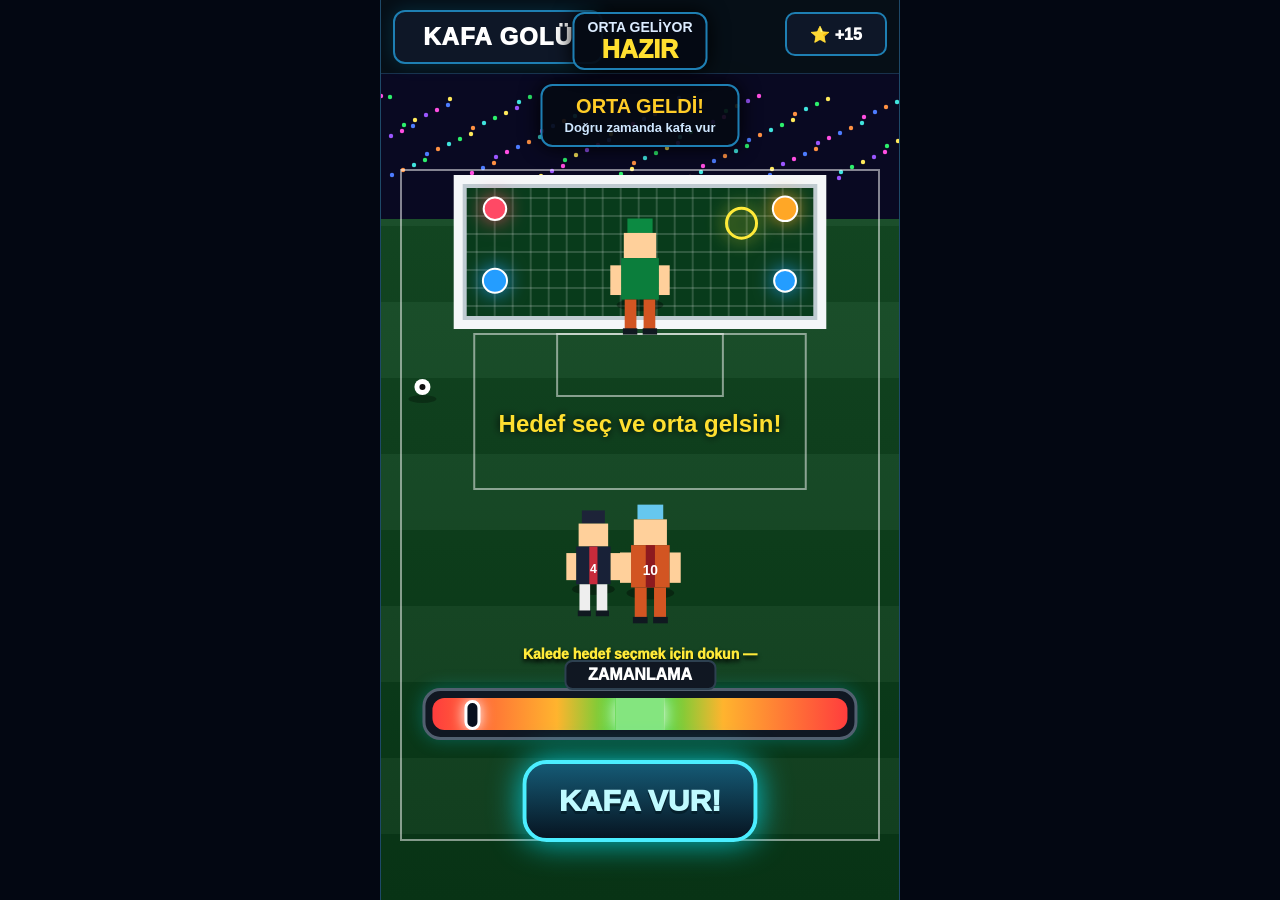
<file: mini_head_goal.html>
<!DOCTYPE html>
<html lang="tr">
<head>
<meta charset="UTF-8" />
<meta name="viewport" content="width=device-width, initial-scale=1.0, user-scalable=no"/>
<title>Kafa Vuruşu Mini Oyunu</title>
<style>
*{box-sizing:border-box;-webkit-tap-highlight-color:transparent;user-select:none}
body{margin:0;background:#030712;color:#fff;font-family:Arial,Helvetica,sans-serif;display:flex;justify-content:center;align-items:center;min-height:100vh;overflow:hidden}
#wrap{width:min(100vw,520px);height:100vh;max-height:920px;position:relative;background:#07101f;overflow:hidden;border-left:1px solid #1e4968;border-right:1px solid #1e4968}
canvas{width:100%;height:100%;display:block;background:#0b3518}
.topbar{position:absolute;top:0;left:0;right:0;height:74px;background:#060b16ee;z-index:10;border-bottom:1px solid #18314c}
.score{position:absolute;left:12px;top:10px;height:54px;width:210px;border:2px solid #1e7fb3;border-radius:12px;background:#111a2bcc;display:flex;align-items:center;justify-content:center;box-shadow:0 0 18px #00bfff28}
.scoreNum{font-size:24px;font-weight:1000;letter-spacing:1px}
.timerBox{position:absolute;left:50%;top:12px;transform:translateX(-50%);height:58px;min-width:135px;border:2px solid #1e7fb3;border-radius:12px;background:#050913ee;text-align:center;padding-top:5px;box-shadow:0 0 20px #000}
.timerBox b{display:block;color:#dcecff;font-size:14px}.timerBox span{display:block;color:#ffdf30;font-size:25px;font-weight:1000}
.coins{position:absolute;right:12px;top:12px;height:44px;min-width:102px;border:2px solid #1e7fb3;border-radius:10px;background:#0e1728;display:flex;align-items:center;justify-content:center;font-weight:1000}
.banner{position:absolute;left:50%;top:84px;transform:translateX(-50%);background:#050913e8;border:2px solid #1e7fb3;border-radius:12px;text-align:center;padding:9px 22px;z-index:9;box-shadow:0 0 20px #000}
.banner b{color:#ffcc27;font-size:20px}.banner span{font-weight:900;font-size:13px;color:#cfe7ff}
.objective{position:absolute;top:84px;left:14px;background:#06111ddd;border:2px solid #1f8fc0;border-radius:10px;padding:10px 12px;z-index:7;font-weight:900;font-size:13px;color:#dff7ff;box-shadow:0 0 16px #00c8ff30;width:142px}
.playerPanel{position:absolute;top:84px;right:14px;width:150px;background:#06111ddd;border:2px solid #1f8fc0;border-radius:10px;padding:10px 12px;z-index:7;box-shadow:0 0 16px #00c8ff30}
.playerPanel b{color:#ff4ecb}.stat{font-size:12px;color:#69efff;font-weight:900;margin-top:8px}.bar{height:5px;background:#172234;border-radius:8px;margin-top:3px;overflow:hidden}.bar span{display:block;height:100%;background:#42ff8e}
.timingWrap{position:absolute;left:50%;bottom:160px;transform:translateX(-50%);width:84%;height:52px;background:#101722;border:3px solid #526070;border-radius:18px;padding:7px;z-index:8;box-shadow:0 0 18px #00d9ff44}
.timingLabel{position:absolute;left:50%;top:-31px;transform:translateX(-50%);background:#101722;color:white;font-weight:1000;padding:4px 22px;border-radius:8px;border:2px solid #2d4050}
.timingTrack{position:relative;height:100%;border-radius:12px;background:linear-gradient(90deg,#ff3d3d 0%,#ffb42e 30%,#42d73b 45%,#42d73b 55%,#ffb42e 70%,#ff3d3d 100%);overflow:hidden}
.greenZone{position:absolute;left:44%;top:0;width:12%;height:100%;background:rgba(255,255,255,.35);box-shadow:0 0 18px #fff}
.timingMarker{position:absolute;top:2px;left:0%;width:16px;height:30px;transform:translateX(-50%);background:#07101f;border:3px solid #fff;border-radius:8px;z-index:4;box-shadow:0 0 14px #fff}
.tapBtn{position:absolute;left:50%;bottom:58px;transform:translateX(-50%);height:82px;width:235px;border-radius:24px;border:4px solid #4beeff;background:linear-gradient(#155a75,#071522);color:#bffaff;font-size:30px;font-weight:1000;z-index:8;box-shadow:0 0 32px #00e5ffcc;text-shadow:0 3px #05202d}
.targetPanel{position:absolute;left:50%;bottom:222px;transform:translateX(-50%);z-index:8;text-align:center;font-weight:1000;font-size:14px;color:#ffea39;text-shadow:0 3px 4px #000}
.resultOverlay{position:absolute;inset:0;background:linear-gradient(#00000022,#000000c0);z-index:20;display:none;align-items:flex-end;justify-content:center;padding:0 18px 80px}
.resultCard{width:100%;background:#07111ddd;border:2px solid #1e8fc5;border-radius:16px;padding:18px;text-align:center;box-shadow:0 0 24px #00d9ff55}
.bigText{font-size:42px;font-weight:1000;text-shadow:0 5px #000,0 0 20px #fff;margin-bottom:6px}
.subText{font-size:17px;font-weight:1000;color:#56eaff}.reward{margin:14px auto 16px;background:#071c18;border-radius:10px;padding:12px;font-size:18px;font-weight:900;width:82%}
.continue{height:54px;width:190px;border-radius:10px;border:2px solid #38dfff;background:#0b2437;color:#7ef4ff;font-size:21px;font-weight:1000}
.comboText{position:absolute;left:50%;top:48%;transform:translate(-50%,-50%);font-size:38px;font-weight:1000;color:#ffdf30;text-shadow:0 5px #000,0 0 22px #ffdf30;opacity:0;z-index:9;pointer-events:none}
.comboText.show{animation:pop .55s ease}
@keyframes pop{0%{opacity:0;transform:translate(-50%,-50%) scale(.6)}40%{opacity:1;transform:translate(-50%,-50%) scale(1.18)}100%{opacity:0;transform:translate(-50%,-72%) scale(1)}}
@media(max-width:430px){
.banner{display:none}.objective{width:126px;font-size:12px}.playerPanel{width:132px}.score{width:174px}.timerBox{min-width:112px}.coins{display:none}.tapBtn{width:210px}.targetPanel{font-size:13px}.timingWrap{width:90%}
}
</style>
</head>
<body>
<div id="wrap">
<canvas id="game"></canvas>

<div class="topbar">
  <div class="score"><span class="scoreNum">KAFA GOLÜ</span></div>
  <div class="timerBox"><b>ORTA GELİYOR</b><span id="timeText">HAZIR</span></div>
  <div class="coins">⭐ +15</div>
</div>

<div class="banner"><b>ORTA GELDİ!</b><br><span>Doğru zamanda kafa vur</span></div>

<div class="targetPanel" id="targetPanel">Kalede hedef seçmek için dokun — sonra KAFA VUR!</div>

<div class="timingWrap">
  <div class="timingLabel">ZAMANLAMA</div>
  <div class="timingTrack">
    <div class="greenZone"></div>
    <div class="timingMarker" id="timingMarker"></div>
  </div>
</div>

<button class="tapBtn" id="tapBtn">KAFA VUR!</button>
<div class="comboText" id="comboText">MÜKEMMEL!</div>

<div class="resultOverlay" id="resultOverlay">
  <div class="resultCard">
    <div class="bigText" id="resultText">GOOOL!</div>
    <div class="subText" id="resultSub">KAFA GOLÜ!</div>
    <div class="reward" id="reward">+25 ⭐</div>
    <button class="continue" onclick="sendMiniGameResult()">DEVAM ET</button>
  </div>
</div>

</div>

<script>
const canvas=document.getElementById("game"),ctx=canvas.getContext("2d"),wrap=document.getElementById("wrap");
let W,H,DPR;
function resize(){DPR=Math.min(devicePixelRatio||1,2);W=wrap.clientWidth;H=wrap.clientHeight;canvas.width=W*DPR;canvas.height=H*DPR;ctx.setTransform(DPR,0,0,DPR,0,0);layout()}
addEventListener("resize",resize);

const timingMarker=document.getElementById("timingMarker"),tapBtn=document.getElementById("tapBtn"),timeText=document.getElementById("timeText");
const resultOverlay=document.getElementById("resultOverlay"),resultText=document.getElementById("resultText"),resultSub=document.getElementById("resultSub"),reward=document.getElementById("reward");
const comboText=document.getElementById("comboText"),targetPanel=document.getElementById("targetPanel");

let lastMiniResult=null;
let state="aim"; // aim, cross, headed, result
let marker=0, markerDir=1;
let crossT=0;
let shotT=0;
let shake=0, flash=0;
let target={x:0,y:0};
let player={x:0,y:0,jump:0,head:false};
let keeper={x:0,y:0,targetX:0,targetY:0,dive:false,prog:0};
let goal={x:0,y:0,w:0,h:0,net:0};
let ball={x:0,y:0,startX:0,startY:0,crossX:0,crossY:0,targetX:0,targetY:0,drawX:0,drawY:0,r:8,trail:[],rot:0};
let shotResult="out";

function rand(a,b){return a+Math.random()*(b-a)}
function clamp(v,a,b){return Math.max(a,Math.min(b,v))}
function lerp(a,b,t){return a+(b-a)*t}
function ease(t){return 1-Math.pow(1-t,3)}

function layout(){
 goal.w=W*.70; goal.h=H*.16; goal.x=(W-goal.w)/2; goal.y=H*.20;
 player.x=W*.52; player.y=H*.62;
 keeper.x=W*.50; keeper.y=goal.y+goal.h*.63;
 if(state==="aim"){
   ball.startX=W*.08; ball.startY=H*.43;
   ball.crossX=player.x-8; ball.crossY=player.y-78;
   ball.x=ball.startX; ball.y=ball.startY; ball.drawX=ball.x; ball.drawY=ball.y;
 }
 if(!target.x){target.x=goal.x+goal.w*.78;target.y=goal.y+goal.h*.30;}
}
resize();

function resetRound(){
 state="aim";
 resultOverlay.style.display="none";
 marker=rand(.05,.25); markerDir=1;
 crossT=0; shotT=0; shake=0; flash=0;
 player.jump=0; player.head=false;
 keeper.dive=false; keeper.prog=0;
 goal.net=0; ball.trail=[]; shotResult="out";
 target={x:goal.x+rand(goal.w*.18,goal.w*.82),y:goal.y+rand(goal.h*.18,goal.h*.76)};
 layout();
 targetPanel.textContent="Kalede hedef seçmek için dokun — sonra KAFA VUR!";
 timeText.textContent="HAZIR";
}

function pointer(e){const r=canvas.getBoundingClientRect();const p=e.touches?e.touches[0]:e;return{x:p.clientX-r.left,y:p.clientY-r.top}}
canvas.addEventListener("pointerdown",e=>selectTarget(pointer(e)));
canvas.addEventListener("touchstart",e=>{selectTarget(pointer(e));e.preventDefault()},{passive:false});

function selectTarget(p){
 if(state!=="aim")return;
 target.x=clamp(p.x,goal.x+14,goal.x+goal.w-14);
 target.y=clamp(p.y,goal.y+14,goal.y+goal.h-14);
 targetPanel.textContent="Hedef seçildi — doğru zamanda KAFA VUR!";
}

tapBtn.addEventListener("pointerdown",headerTap);
tapBtn.addEventListener("touchstart",e=>{headerTap();e.preventDefault()},{passive:false});

function startCross(){
 state="cross";
 crossT=0;
 ball.trail=[];
 ball.startX=W*.08;
 ball.startY=H*.43;
 ball.crossX=player.x-8;
 ball.crossY=player.y-78;
 targetPanel.textContent="Top geliyor! Yeşil bölgede vur!";
}

function headerTap(){
 if(state==="aim"){
   startCross();
   return;
 }
 if(state!=="cross")return;

 const timingScore=1-Math.min(1,Math.abs(marker-.50)/.50);
 const inGreen=marker>=.44 && marker<=.56;
 player.head=true;
 player.jump=1;
 shake=5;
 showPop(inGreen?"MÜKEMMEL!":timingScore>.55?"İYİ!":"KÖTÜ!");

 chooseWeightedResult();
 startHeaderShot(timingScore,inGreen);
}

function chooseWeightedResult(){
 const r=Math.random()*100;
 if(r<42) shotResult="goal";
 else if(r<54) shotResult="post";
 else if(r<82) shotResult="out";
 else shotResult="save";
}

function startHeaderShot(timingScore,inGreen){
 state="headed";
 shotT=0;

 let tx=target.x;
 let ty=target.y;

 // Tıklanan hedef yönü baz alınır ama sonuç oranı belirleyici olur.
 if(shotResult==="goal"){
   tx=clamp(target.x+rand(-18,18)*(inGreen?.4:1),goal.x+18,goal.x+goal.w-18);
   ty=clamp(target.y+rand(-16,16)*(inGreen?.4:1),goal.y+18,goal.y+goal.h-18);
 }
 if(shotResult==="post"){
   const side=Math.random()<.5?goal.x:goal.x+goal.w;
   tx=side+rand(-7,7);
   ty=clamp(target.y+rand(-24,24),goal.y+8,goal.y+goal.h-4);
 }
 if(shotResult==="out"){
   tx=target.x + (target.x<W/2 ? -rand(45,95) : rand(45,95));
   ty=target.y + rand(-60,75);
   if(Math.random()<.45)ty=goal.y-rand(20,70);
 }
 if(shotResult==="save"){
   tx=clamp(target.x+rand(-28,28),goal.x+25,goal.x+goal.w-25);
   ty=clamp(target.y+rand(-24,24),goal.y+22,goal.y+goal.h-22);
   keeper.targetX=tx;
   keeper.targetY=ty;
   keeper.dive=true;
   keeper.prog=0;
 }

 ball.startX=ball.crossX;
 ball.startY=ball.crossY;
 ball.targetX=tx;
 ball.targetY=ty;
 ball.trail=[];
 flash=.25;
}

function showPop(txt){
 comboText.textContent=txt;
 comboText.classList.remove("show");
 void comboText.offsetWidth;
 comboText.classList.add("show");
}

function buildMiniGameResult(r){
 const ok=r==="goal";
 const labels={goal:"Header Goal",post:"Post",out:"Out",save:"Saved"};
 return {
   source:"career-mini-game",
   type:"header",
   result:r,
   success:ok,
   label:labels[r] || "Header",
   ratingDelta: ok ? 0.5 : -1.5
 };
}

function sendMiniGameResult(){
 const payload=lastMiniResult || buildMiniGameResult("out");
 if(window.parent && window.parent!==window){
   window.parent.postMessage(payload,"*");
 }
 setTimeout(()=>resetRound(),80);
}

function finish(r){
 lastMiniResult=buildMiniGameResult(r);
 state="result";
 if(r==="goal"){
   resultText.textContent="GOOOOL!";
   resultText.style.color="#ffd936";
   resultSub.textContent="KAFA GOLÜ!";
   reward.textContent="+25 ⭐  +150 🪙";
   goal.net=22; shake=12; flash=.55;
 }else if(r==="post"){
   resultText.textContent="DİREK!";
   resultText.style.color="#ffb42c";
   resultSub.textContent="KAFA DİREKTEN DÖNDÜ!";
   reward.textContent="TECHNIQUE +1";
   shake=10;
 }else if(r==="save"){
   resultText.textContent="KURTARDI!";
   resultText.style.color="#ff4f7d";
   resultSub.textContent="KALECİ ÇIKARDI!";
   reward.textContent="MORAL -5";
   shake=8;
 }else{
   resultText.textContent="AUT!";
   resultText.style.color="#ddd";
   resultSub.textContent="KAFA DIŞARI GİTTİ!";
   reward.textContent="MORAL -3";
   shake=5;
 }
 setTimeout(()=>resultOverlay.style.display="flex",350);
}

function update(dt){
 if(state==="aim"||state==="cross"){
   marker+=markerDir*dt*1.65;
   if(marker>=1){marker=1;markerDir=-1}
   if(marker<=0){marker=0;markerDir=1}
 }

 if(state==="cross"){
   crossT=Math.min(1,crossT+dt*.68);
   const e=ease(crossT);
   const arc=Math.sin(Math.PI*crossT)*120;
   ball.x=lerp(ball.startX,ball.crossX,e);
   ball.y=lerp(ball.startY,ball.crossY,e)-arc;
   ball.drawX=ball.x; ball.drawY=ball.y;
   ball.rot+=dt*5;
   ball.trail.push({x:ball.drawX,y:ball.drawY}); if(ball.trail.length>18)ball.trail.shift();
   timeText.textContent=(1.5-crossT*1.5).toFixed(1);
   if(crossT>=1) finish("out");
 }

 if(state==="headed"){
   shotT=Math.min(1,shotT+dt*1.65);
   const e=ease(shotT);
   const arc=Math.sin(Math.PI*shotT)*55;
   ball.x=lerp(ball.startX,ball.targetX,e);
   ball.y=lerp(ball.startY,ball.targetY,e)-arc;
   ball.drawX=ball.x; ball.drawY=ball.y;
   ball.rot+=dt*9;
   ball.trail.push({x:ball.drawX,y:ball.drawY}); if(ball.trail.length>20)ball.trail.shift();

   if(keeper.dive){
     keeper.prog=Math.min(1,keeper.prog+dt*2.8);
     keeper.x=lerp(W*.50,keeper.targetX,keeper.prog);
     keeper.y=lerp(goal.y+goal.h*.63,keeper.targetY,keeper.prog);
   }

   if(shotT>=1)finish(shotResult);
 }

 if(player.jump>0)player.jump=Math.max(0,player.jump-dt*1.8);
 timingMarker.style.left=(marker*100)+"%";
 shake*=.88;goal.net*=.86;flash*=.86;
}

function drawField(){
 const g=ctx.createLinearGradient(0,70,0,H);g.addColorStop(0,"#164d26");g.addColorStop(1,"#083616");ctx.fillStyle=g;ctx.fillRect(0,0,W,H);
 for(let i=0;i<11;i++){ctx.fillStyle=i%2?"rgba(255,255,255,.035)":"rgba(0,0,0,.055)";ctx.fillRect(0,74+i*76,W,76)}
 ctx.fillStyle="#090922";ctx.fillRect(0,74,W,145);
 for(let i=0;i<115;i++){let colors=["#ff4ee2","#2df06c","#4d7cff","#ffe95b","#ff9143","#9b56ff","#40e4de"];ctx.fillStyle=colors[i%colors.length];ctx.beginPath();ctx.arc((i*23)%W,96+(i*29)%84,2.2,0,7);ctx.fill()}
 ctx.strokeStyle="rgba(255,255,255,.50)";ctx.lineWidth=2;
 ctx.strokeRect(20,170,W-40,H-230);
 ctx.strokeRect(W*.18,goal.y+goal.h+10,W*.64,155);
 ctx.strokeRect(W*.34,goal.y+goal.h+10,W*.32,62);
}

function drawGoal(){
 ctx.save();ctx.translate(rand(-goal.net,goal.net),rand(-goal.net,goal.net));
 ctx.fillStyle="#083b1b";ctx.fillRect(goal.x,goal.y,goal.w,goal.h);
 ctx.strokeStyle="rgba(255,255,255,.16)";ctx.lineWidth=2;
 for(let x=goal.x+18;x<goal.x+goal.w;x+=18){ctx.beginPath();ctx.moveTo(x,goal.y);ctx.lineTo(x,goal.y+goal.h);ctx.stroke()}
 for(let y=goal.y+18;y<goal.y+goal.h;y+=18){ctx.beginPath();ctx.moveTo(goal.x,y);ctx.lineTo(goal.x+goal.w,y);ctx.stroke()}
 ctx.strokeStyle="#f4f7f8";ctx.lineWidth=10;ctx.strokeRect(goal.x,goal.y,goal.w,goal.h);
 ctx.strokeStyle="#bfcbd1";ctx.lineWidth=4;ctx.strokeRect(goal.x+6,goal.y+6,goal.w-12,goal.h-12);ctx.restore();
}

function drawTargets(){
 [[.10,.20,"#ff4965"],[.90,.20,"#ffa726"],[.10,.70,"#249dff"],[.90,.70,"#249dff"]].forEach((p,i)=>{
  let x=goal.x+goal.w*p[0],y=goal.y+goal.h*p[1],s=1+Math.sin(performance.now()/220+i)*.12;
  ctx.shadowBlur=20;ctx.shadowColor=p[2];ctx.fillStyle=p[2];ctx.beginPath();ctx.arc(x,y,11*s,0,7);ctx.fill();ctx.shadowBlur=0;ctx.strokeStyle="white";ctx.lineWidth=2;ctx.stroke()
 });
 ctx.strokeStyle="#ffea39";ctx.lineWidth=3;ctx.shadowColor="#ffea39";ctx.shadowBlur=18;
 ctx.beginPath();ctx.arc(target.x,target.y,15,0,7);ctx.stroke();ctx.shadowBlur=0;
}

function drawPlayer(x,y,kit,num,scale=1,dir=1,jump=0){
 ctx.save();ctx.translate(x,y-jump*46);ctx.scale(scale*dir,scale);
 ctx.fillStyle="rgba(0,0,0,.35)";ctx.beginPath();ctx.ellipse(0,38+jump*46,26,7,0,0,7);ctx.fill();
 if(kit==="main"){
   ctx.fillStyle="#66c7ee";ctx.fillRect(-14,-58,28,16);
   ctx.fillStyle="#ffd09b";ctx.fillRect(-18,-42,36,28);
   ctx.fillStyle="#d25522";ctx.fillRect(-21,-14,42,46);
   ctx.fillStyle="#8d1a1f";ctx.fillRect(-5,-14,10,46);
 }else if(kit==="keeper"){
   ctx.fillStyle="#0c8a42";ctx.fillRect(-14,-58,28,16);
   ctx.fillStyle="#ffd09b";ctx.fillRect(-18,-42,36,28);
   ctx.fillStyle="#0b7e3c";ctx.fillRect(-21,-14,42,46);
 }else{
   ctx.fillStyle="#1d2338";ctx.fillRect(-14,-58,28,16);
   ctx.fillStyle="#ffd09b";ctx.fillRect(-18,-42,36,28);
   ctx.fillStyle="#182137";ctx.fillRect(-21,-14,42,46);
   ctx.fillStyle="#c82b3b";ctx.fillRect(-5,-14,10,46);
 }
 ctx.fillStyle="#ffd09b";ctx.fillRect(-33,-6,12,33);ctx.fillRect(21,-6,12,33);
 ctx.fillStyle=kit==="enemy"?"#eee":"#d25522";ctx.fillRect(-17,32,13,34);ctx.fillRect(4,32,13,34);
 ctx.fillStyle="#101820";ctx.fillRect(-19,64,16,7);ctx.fillRect(3,64,16,7);
 ctx.fillStyle="#fff";ctx.font="bold 15px Arial";ctx.textAlign="center";if(num)ctx.fillText(num,0,18);
 ctx.restore();
}

function drawBall(){
 ball.trail.forEach((p,i)=>{ctx.globalAlpha=i/ball.trail.length*.42;ctx.fillStyle="white";ctx.beginPath();ctx.arc(p.x,p.y,8*i/ball.trail.length,0,7);ctx.fill()});ctx.globalAlpha=1;
 ctx.fillStyle="rgba(0,0,0,.28)";ctx.beginPath();ctx.ellipse(ball.drawX,ball.y+12,14,4,0,0,7);ctx.fill();
 ctx.save();ctx.translate(ball.drawX,ball.drawY);ctx.rotate(ball.rot);
 ctx.fillStyle="#fff";ctx.beginPath();ctx.arc(0,0,8,0,7);ctx.fill();
 ctx.fillStyle="#111";ctx.beginPath();ctx.arc(0,0,3,0,7);ctx.fill();
 ctx.restore();
}

function draw(){
 ctx.clearRect(0,0,W,H);ctx.save();ctx.translate(rand(-shake,shake),rand(-shake,shake));
 drawField();drawGoal();drawTargets();
 drawPlayer(keeper.x,keeper.y,"keeper","",.9,1,0);
 drawPlayer(W*.41,H*.62,"enemy","4",.82,1,0);
 drawPlayer(player.x,player.y,"main","10",.92,1,player.jump);
 drawBall();
 ctx.fillStyle="#ffdf30";ctx.font="bold 24px Arial";ctx.textAlign="center";ctx.shadowColor="#000";ctx.shadowBlur=8;
 if(state==="aim")ctx.fillText("Hedef seç ve orta gelsin!",W/2,H*.48);
 else if(state==="cross")ctx.fillText("ZAMANLA!",W/2,H*.48);
 ctx.shadowBlur=0;
 ctx.restore();
 if(flash>0){ctx.fillStyle=`rgba(255,255,255,${flash*.25})`;ctx.fillRect(0,0,W,H)}
}

let last=performance.now();
function loop(now){const dt=Math.min(.033,(now-last)/1000);last=now;update(dt);draw();requestAnimationFrame(loop)}
requestAnimationFrame(loop);
</script>
</body>
</html>
</file>
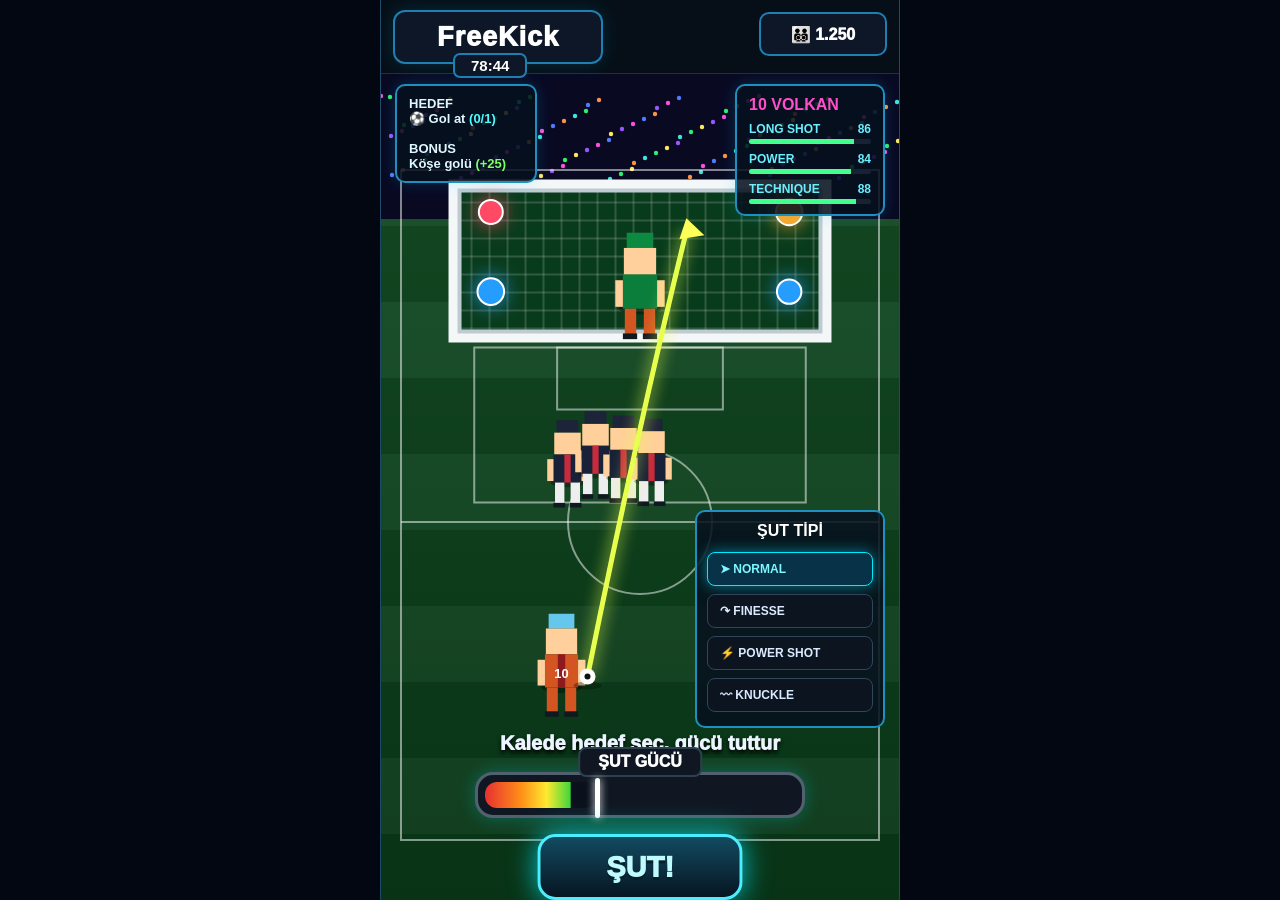
<file: mini_longshot.html>
<!DOCTYPE html>
<html lang="tr">
<head>
<meta charset="UTF-8" />
<meta name="viewport" content="width=device-width, initial-scale=1.0, user-scalable=no"/>
<title>Free Kick</title>
<style>
*{box-sizing:border-box;-webkit-tap-highlight-color:transparent}
body{margin:0;background:#030712;color:#fff;font-family:Arial,Helvetica,sans-serif;display:flex;justify-content:center;align-items:center;min-height:100vh;overflow:hidden}
#wrap{width:min(100vw,520px);height:100vh;max-height:920px;position:relative;background:#07101f;overflow:hidden;border-left:1px solid #1e4968;border-right:1px solid #1e4968}
canvas{width:100%;height:100%;display:block;background:#0b3518}
.topbar{position:absolute;top:0;left:0;right:0;height:74px;background:#060b16ee;z-index:10;border-bottom:1px solid #18314c}
.score{position:absolute;left:12px;top:10px;height:54px;width:210px;border:2px solid #1e7fb3;border-radius:12px;background:#111a2bcc;display:flex;align-items:center;justify-content:center;gap:12px;box-shadow:0 0 18px #00bfff28}
.scoreNum{font-size:27px;font-weight:1000;letter-spacing:1px}
.minute{position:absolute;left:72px;top:53px;background:#0e1728;border:2px solid #1e7fb3;border-radius:7px;padding:2px 16px;font-weight:900;font-size:15px;z-index:11}
.coins{position:absolute;right:12px;top:12px;height:44px;min-width:128px;border:2px solid #1e7fb3;border-radius:10px;background:#0e1728;display:flex;align-items:center;gap:14px;justify-content:center;font-weight:1000}
.banner{position:absolute;left:50%;top:84px;transform:translateX(-50%);background:#050913e8;border:2px solid #1e7fb3;border-radius:12px;text-align:center;padding:9px 28px;z-index:9;box-shadow:0 0 20px #000}
.banner b{color:#ffcc27;font-size:21px}.banner span{font-weight:900;font-size:13px;color:#cfe7ff}
.objective{position:absolute;top:84px;left:14px;background:#06111ddd;border:2px solid #1f8fc0;border-radius:10px;padding:10px 12px;z-index:7;font-weight:900;font-size:13px;color:#dff7ff;box-shadow:0 0 16px #00c8ff30;width:142px}
.playerPanel{position:absolute;top:84px;right:14px;width:150px;background:#06111ddd;border:2px solid #1f8fc0;border-radius:10px;padding:10px 12px;z-index:7;box-shadow:0 0 16px #00c8ff30}
.playerPanel b{color:#ff4ecb}.stat{font-size:12px;color:#69efff;font-weight:900;margin-top:8px}.bar{height:5px;background:#172234;border-radius:8px;margin-top:3px;overflow:hidden}.bar span{display:block;height:100%;background:#42ff8e}
.shotTypes{position:absolute;right:14px;bottom:172px;width:190px;background:#06111ddd;border:2px solid #1f8fc0;border-radius:10px;padding:10px;z-index:8}
.shotTypes h3{margin:0 0 8px;text-align:center;font-size:16px}
.shotBtn{height:34px;width:100%;margin:4px 0;border-radius:8px;border:1px solid #31455b;background:#0c1420;color:#dceaff;font-weight:900;text-align:left;padding-left:12px;font-size:12px}
.shotBtn.active{border-color:#00eaff;background:#073247;color:#7ff7ff;box-shadow:0 0 14px #00d9ff88}
.powerWrap{position:absolute;left:50%;bottom:82px;transform:translateX(-50%);width:330px;max-width:68%;height:46px;background:#101722;border:3px solid #526070;border-radius:18px;padding:7px;z-index:8;box-shadow:0 0 18px #00d9ff44}
.powerLabel{position:absolute;left:50%;top:-28px;transform:translateX(-50%);background:#101722;color:white;font-weight:1000;padding:4px 18px;border-radius:8px;border:2px solid #2d4050}
.powerFill{height:100%;border-radius:12px;background:linear-gradient(90deg,#e63030 0%,#ff8e18 32%,#ffea30 55%,#42d73b 76%,#0b111c 77%);width:0%}
.marker{position:absolute;top:3px;width:5px;height:40px;background:white;border-radius:4px;box-shadow:0 0 9px #fff}
.shootMain{position:absolute;left:50%;bottom:0px;transform:translateX(-50%);height:66px;width:205px;border-radius:18px;border:3px solid #4beeff;background:linear-gradient(#124b61,#071522);color:#bffaff;font-size:29px;font-weight:1000;z-index:8;box-shadow:0 0 28px #00e5ffcc;text-shadow:0 3px #05202d}
.hint{position:absolute;left:50%;bottom:145px;transform:translateX(-50%);z-index:7;font-size:20px;font-weight:1000;color:#ecf5ff;text-shadow:0 3px 4px #000;white-space:nowrap}
.resultOverlay{position:absolute;inset:0;background:linear-gradient(#00000022,#000000c0);z-index:20;display:none;align-items:flex-end;justify-content:center;padding:0 18px 80px}
.resultCard{width:100%;background:#07111ddd;border:2px solid #1e8fc5;border-radius:16px;padding:18px;text-align:center;box-shadow:0 0 24px #00d9ff55}
.bigText{font-size:42px;font-weight:1000;text-shadow:0 5px #000,0 0 20px #fff;margin-bottom:6px}
.subText{font-size:17px;font-weight:1000;color:#56eaff}.reward{margin:14px auto 16px;background:#071c18;border-radius:10px;padding:12px;font-size:18px;font-weight:900;width:82%}
.continue{height:54px;width:190px;border-radius:10px;border:2px solid #38dfff;background:#0b2437;color:#7ef4ff;font-size:21px;font-weight:1000}
@media(max-width:430px){
.banner{display:none}.playerPanel{width:132px}.objective{width:126px;font-size:12px}.coins{display:none}.score{width:185px}.shotTypes{right:8px;width:168px;bottom:168px}.powerWrap{max-width:62%}.hint{font-size:16px}
}
</style>
</head>
<body>
<div id="wrap">
<canvas id="game"></canvas>

<div class="topbar">
  <div class="score"><span class="scoreNum">FreeKick</span></div>
  <div class="minute">78:44</div>
  <div class="coins">🧑‍🧑‍🧒‍🧒 1.250</div>
</div>


<div class="objective">
HEDEF<br>⚽ Gol at <span style="color:#4dfcff">(0/1)</span><br><br>
BONUS<br>Köşe golü <span style="color:#7dff6a">(+25)</span>
</div>

<div class="playerPanel">
<b>10 VOLKAN</b>
<div class="stat">LONG SHOT <span style="float:right">86</span><div class="bar"><span style="width:86%"></span></div></div>
<div class="stat">POWER <span style="float:right">84</span><div class="bar"><span style="width:84%"></span></div></div>
<div class="stat">TECHNIQUE <span style="float:right">88</span><div class="bar"><span style="width:88%"></span></div></div>
</div>

<div class="shotTypes">
<h3>ŞUT TİPİ</h3>
<button class="shotBtn active" data-type="normal">➤ NORMAL</button>
<button class="shotBtn" data-type="finesse">↷ FINESSE</button>
<button class="shotBtn" data-type="power">⚡ POWER SHOT</button>
<button class="shotBtn" data-type="knuckle">〰 KNUCKLE</button>
</div>

<div class="hint" id="hint">Kalede hedef seç, gücü tuttur</div>

<div class="powerWrap">
<div class="powerLabel">ŞUT GÜCÜ</div>
<div class="powerFill" id="powerFill"></div>
<div class="marker" id="marker"></div>
</div>
<button class="shootMain" id="shootMain">ŞUT!</button>

<div class="resultOverlay" id="resultOverlay">
  <div class="resultCard">
    <div class="bigText" id="resultText">GOOOL!</div>
    <div class="subText" id="resultSub">TOP CORNER!</div>
    <div class="reward" id="reward">+25 ⭐</div>
    <button class="continue" onclick="sendMiniGameResult()">DEVAM ET</button>
  </div>
</div>

</div>

<script>
const canvas=document.getElementById("game"),ctx=canvas.getContext("2d"),wrap=document.getElementById("wrap");
let W,H,DPR;
function resize(){DPR=Math.min(devicePixelRatio||1,2);W=wrap.clientWidth;H=wrap.clientHeight;canvas.width=W*DPR;canvas.height=H*DPR;ctx.setTransform(DPR,0,0,DPR,0,0);resetPositions(false)}
addEventListener("resize",resize);

const powerFill=document.getElementById("powerFill"),marker=document.getElementById("marker"),shootMain=document.getElementById("shootMain");
const resultOverlay=document.getElementById("resultOverlay"),resultText=document.getElementById("resultText"),resultSub=document.getElementById("resultSub"),reward=document.getElementById("reward"),hint=document.getElementById("hint");

let lastMiniResult=null;
let state="aim",power=.66,powerDir=1,shotType="normal",aim={x:.72,y:.28},shake=0,flash=0;
const goal={x:0,y:0,w:0,h:0,net:0};
const ball={x:0,y:0,startX:0,startY:0,targetX:0,targetY:0,drawX:0,drawY:0,r:9,flightT:0,flightSpeed:1.2,arc:0,curve:0,knuckle:0,spin:0,rot:0,moving:false,trail:[]};
const shooter={x:0,y:0};
const keeper={x:0,y:0,baseX:0,baseY:0,w:42,h:74,targetX:0,targetY:0,timer:0,reaction:.26,intel:.58,dive:false,prog:0};
let wall=[];

function rand(a,b){return a+Math.random()*(b-a)}
function lerp(a,b,t){return a+(b-a)*t}
function ease(t){return 1-Math.pow(1-t,3)}

function resetPositions(){
 if(!W)return;
 goal.w=W*.72;goal.h=H*.17;goal.x=(W-goal.w)/2;goal.y=H*.205;
 shooter.x=W*rand(.34,.46);shooter.y=H*rand(.69,.76);
 ball.x=shooter.x+26;ball.y=shooter.y+18;ball.drawX=ball.x;ball.drawY=ball.y;
 keeper.baseX=W/2;keeper.baseY=goal.y+goal.h*.62;keeper.x=keeper.baseX;keeper.y=keeper.baseY;keeper.dive=false;keeper.prog=0;keeper.timer=0;
 aim={x:rand(goal.x+goal.w*.18,goal.x+goal.w*.82)/W,y:rand(goal.y+goal.h*.18,goal.y+goal.h*.76)/H};
 wall=[];
 const wallCount=3+Math.floor(Math.random()*2);
 const wx=W*rand(.43,.58), wy=H*rand(.47,.55);
 for(let i=0;i<wallCount;i++)wall.push({x:wx+(i-wallCount/2)*28,y:wy+rand(-6,6),jump:rand(0,1)});
}

resize();

document.querySelectorAll(".shotBtn").forEach(b=>{
 b.onclick=()=>{document.querySelectorAll(".shotBtn").forEach(x=>x.classList.remove("active"));b.classList.add("active");shotType=b.dataset.type}
});

function resetRound(){
 state="aim";resultOverlay.style.display="none";ball.moving=false;ball.trail=[];ball.flightT=0;goal.net=0;shake=0;flash=0;hint.textContent="Kalede hedef seç, gücü tuttur";resetPositions();
}

function pointer(e){const r=canvas.getBoundingClientRect();const p=e.touches?e.touches[0]:e;return{x:p.clientX-r.left,y:p.clientY-r.top}}
canvas.addEventListener("pointerdown",e=>selectAim(pointer(e)));
canvas.addEventListener("pointermove",e=>{if(state==="aim" && e.buttons)selectAim(pointer(e))});
canvas.addEventListener("touchstart",e=>{selectAim(pointer(e));e.preventDefault()},{passive:false});
canvas.addEventListener("touchmove",e=>{selectAim(pointer(e));e.preventDefault()},{passive:false});

function selectAim(p){
 if(state!=="aim")return;
 aim.x=Math.max(goal.x+14,Math.min(goal.x+goal.w-14,p.x))/W;
 aim.y=Math.max(goal.y+14,Math.min(goal.y+goal.h-14,p.y))/H;
}

shootMain.onclick=shoot;
function quality(){if(power>.62&&power<.79)return"perfect";if(power>.42&&power<.9)return"good";return"bad"}

function shoot(){
 if(state!=="aim")return;
 state="shot";resultOverlay.style.display="none";hint.textContent="";
 const q=quality();
 let spread=q==="perfect"?6:q==="good"?24:50;
 if(shotType==="power")spread+=18;
 if(shotType==="finesse")spread-=6;
 if(shotType==="knuckle")spread+=12;

 let tx=aim.x*W+rand(-spread,spread),ty=aim.y*H+rand(-spread,spread);
 ball.startX=ball.x;ball.startY=ball.y;ball.targetX=tx;ball.targetY=ty;ball.flightT=0;
 ball.flightSpeed=1.03+power*.9+(shotType==="power"?.35:0);
 ball.arc=shotType==="power"?90:shotType==="finesse"?125:shotType==="knuckle"?105:110;
 ball.curve=shotType==="finesse"?rand(-70,70):shotType==="knuckle"?rand(-25,25):rand(-38,38);
 ball.knuckle=shotType==="knuckle"?rand(18,34):0;
 ball.spin=rand(-.48,.48);
 ball.moving=true;ball.trail=[];shake=4;flash=.45;
 decideKeeper(tx,ty);
}

function decideKeeper(tx,ty){
 const difficult = shotType==="power"?.12:shotType==="knuckle"?.18:0;
 const correct=Math.random() < Math.max(.25,keeper.intel-difficult);
 let dir;
 if(correct){
  const left=tx<goal.x+goal.w*.42,right=tx>goal.x+goal.w*.58,top=ty<goal.y+goal.h*.45;
  dir=left&&top?"topLeft":right&&top?"topRight":left?"lowLeft":right?"lowRight":"center";
 } else {
  const dirs=["left","right","center","topLeft","topRight","lowLeft","lowRight"];
  dir=dirs[Math.floor(Math.random()*dirs.length)];
 }
 const map={
  left:[goal.x+goal.w*.24,goal.y+goal.h*.62],
  right:[goal.x+goal.w*.76,goal.y+goal.h*.62],
  center:[goal.x+goal.w*.5,goal.y+goal.h*.62],
  topLeft:[goal.x+goal.w*.22,goal.y+goal.h*.28],
  topRight:[goal.x+goal.w*.78,goal.y+goal.h*.28],
  lowLeft:[goal.x+goal.w*.22,goal.y+goal.h*.74],
  lowRight:[goal.x+goal.w*.78,goal.y+goal.h*.74]
 };
 [keeper.targetX,keeper.targetY]=map[dir];keeper.timer=0;keeper.prog=0;keeper.dive=false;
}

function updateKeeper(dt){
 keeper.timer+=dt;if(keeper.timer<keeper.reaction)return;
 keeper.dive=true;keeper.prog=Math.min(1,keeper.prog+dt*3.3);
 const t=ease(keeper.prog);
 keeper.x=lerp(keeper.baseX,keeper.targetX,t);keeper.y=lerp(keeper.baseY,keeper.targetY,t);
}

function circleRect(c,r){
 const rx=r.x-r.w/2-15,ry=r.y-r.h/2-15,rw=r.w+30,rh=r.h+30;
 const cx=Math.max(rx,Math.min(c.x,rx+rw)),cy=Math.max(ry,Math.min(c.y,ry+rh));
 return Math.hypot(c.x-cx,c.y-cy)<c.r+2;
}

function checkWallHit(){
 const airHeight=ball.y-ball.drawY;
 if(airHeight>52)return false;
 for(const w of wall){
  if(Math.hypot(ball.x-w.x,ball.y-w.y)<24)return true;
 }
 return false;
}

function checkResult(){
 const finalBall={x:ball.targetX,y:ball.targetY,r:ball.r};
 if(circleRect(finalBall,keeper))return"save";
 const hitLeft=Math.abs(finalBall.x-goal.x)<14 && finalBall.y>goal.y-4 && finalBall.y<goal.y+goal.h+4;
 const hitRight=Math.abs(finalBall.x-(goal.x+goal.w))<14 && finalBall.y>goal.y-4 && finalBall.y<goal.y+goal.h+4;
 const hitBar=Math.abs(finalBall.y-goal.y)<14 && finalBall.x>goal.x && finalBall.x<goal.x+goal.w;
 if((hitLeft||hitRight||hitBar)&&Math.random()<.75)return"post";
 if(finalBall.x>goal.x+10&&finalBall.x<goal.x+goal.w-10&&finalBall.y>goal.y+8&&finalBall.y<goal.y+goal.h-8)return"goal";
 return"out";
}

function update(dt){
 if(state==="aim"){
  power+=powerDir*dt*.9;if(power>1){power=1;powerDir=-1}if(power<0){power=0;powerDir=1}
 }
 powerFill.style.width=(power*100)+"%";marker.style.left=(power*100)+"%";

 if(state==="shot"){
  updateKeeper(dt);
  ball.flightT=Math.min(1,ball.flightT+dt*ball.flightSpeed);
  const t=ball.flightT,e=ease(t);
  const arcY=Math.sin(Math.PI*t)*ball.arc;
  let curveX=Math.sin(Math.PI*t)*ball.curve;
  if(ball.knuckle) curveX += Math.sin(t*32)*ball.knuckle*Math.sin(Math.PI*t);
  ball.x=lerp(ball.startX,ball.targetX,e)+curveX;
  ball.y=lerp(ball.startY,ball.targetY,e);
  ball.drawX=ball.x;ball.drawY=ball.y-arcY;
  ball.rot+=ball.spin*dt*60;
  ball.trail.push({x:ball.drawX,y:ball.drawY});if(ball.trail.length>22)ball.trail.shift();

  if(checkWallHit()){finish("blocked");return;}
  if(t>=1)finish(checkResult());
 }
 shake*=.88;goal.net*=.86;flash*=.86;
}


function buildMiniGameResult(r){
  const ok = r==="goal";
  const labels = {goal:"Long Shot Goal", save:"Saved", post:"Post", out:"Out", blocked:"Blocked"};
  return {
    source:"career-mini-game",
    type:"shot",
    result:r,
    success:ok,
    label:labels[r] || "Long Shot",
    ratingDelta: ok ? 0.5 : -1.5
  };
}
function sendMiniGameResult(){
  window.parent.postMessage(lastMiniResult || buildMiniGameResult("out"), "*");
}

function finish(r){
 lastMiniResult=buildMiniGameResult(r);
 state="result";ball.moving=false;shake=8;
 if(r==="goal"){resultText.textContent="GOOOOL!";resultText.style.color="#ffd936";resultSub.textContent=quality()==="perfect"?"TOP CORNER!":"UZAKTAN GOL!";reward.textContent="+25 ⭐  +150 🪙";goal.net=22;shake=13;flash=.6}
 if(r==="save"){resultText.textContent="KURTARDI!";resultText.style.color="#ff4f7d";resultSub.textContent="KALECİ UZANDI!";reward.textContent="MORAL -5";shake=8}
 if(r==="post"){resultText.textContent="DİREK!";resultText.style.color="#ffb42c";resultSub.textContent="ÇOK YAKINDI!";reward.textContent="TECHNIQUE +1";shake=10}
 if(r==="out"){resultText.textContent="AUT!";resultText.style.color="#ddd";resultSub.textContent="GÜCÜ KONTROL ET!";reward.textContent="MORAL -3";shake=5}
 if(r==="blocked"){resultText.textContent="BARAJ!";resultText.style.color="#ff6b3d";resultSub.textContent="SAVUNMAYA ÇARPTI!";reward.textContent="MORAL -2";shake=7}
 setTimeout(()=>resultOverlay.style.display="flex",350);
}

function drawField(){
 const g=ctx.createLinearGradient(0,70,0,H);g.addColorStop(0,"#164d26");g.addColorStop(1,"#083616");ctx.fillStyle=g;ctx.fillRect(0,0,W,H);
 for(let i=0;i<11;i++){ctx.fillStyle=i%2?"rgba(255,255,255,.035)":"rgba(0,0,0,.055)";ctx.fillRect(0,74+i*76,W,76)}
 ctx.fillStyle="#090922";ctx.fillRect(0,74,W,145);
 for(let i=0;i<115;i++){let colors=["#ff4ee2","#2df06c","#4d7cff","#ffe95b","#ff9143","#9b56ff","#40e4de"];ctx.fillStyle=colors[i%colors.length];ctx.beginPath();ctx.arc((i*23)%W,96+(i*29)%84,2.2,0,7);ctx.fill()}
 ctx.strokeStyle="rgba(255,255,255,.50)";ctx.lineWidth=2;
 ctx.strokeRect(20,170,W-40,H-230);
 ctx.strokeRect(W*.18,goal.y+goal.h+10,W*.64,155);
 ctx.strokeRect(W*.34,goal.y+goal.h+10,W*.32,62);
 ctx.beginPath();ctx.arc(W/2,H*.58,72,0,Math.PI*2);ctx.stroke();
 ctx.beginPath();ctx.moveTo(20,H*.58);ctx.lineTo(W-20,H*.58);ctx.stroke();
}

function drawGoal(){
 ctx.save();ctx.translate(rand(-goal.net,goal.net),rand(-goal.net,goal.net));
 ctx.fillStyle="#083b1b";ctx.fillRect(goal.x,goal.y,goal.w,goal.h);
 ctx.strokeStyle="rgba(255,255,255,.16)";ctx.lineWidth=2;
 for(let x=goal.x+18;x<goal.x+goal.w;x+=18){ctx.beginPath();ctx.moveTo(x,goal.y);ctx.lineTo(x,goal.y+goal.h);ctx.stroke()}
 for(let y=goal.y+18;y<goal.y+goal.h;y+=18){ctx.beginPath();ctx.moveTo(goal.x,y);ctx.lineTo(goal.x+goal.w,y);ctx.stroke()}
 ctx.strokeStyle="#f4f7f8";ctx.lineWidth=10;ctx.strokeRect(goal.x,goal.y,goal.w,goal.h);
 ctx.strokeStyle="#bfcbd1";ctx.lineWidth=4;ctx.strokeRect(goal.x+6,goal.y+6,goal.w-12,goal.h-12);ctx.restore();
}

function drawTargets(){
 [[.10,.18,"#ff4965"],[.90,.18,"#ffa726"],[.10,.70,"#249dff"],[.90,.70,"#249dff"]].forEach((p,i)=>{
  let x=goal.x+goal.w*p[0],y=goal.y+goal.h*p[1],s=1+Math.sin(performance.now()/220+i)*.12;
  ctx.shadowBlur=20;ctx.shadowColor=p[2];ctx.fillStyle=p[2];ctx.beginPath();ctx.arc(x,y,12*s,0,7);ctx.fill();ctx.shadowBlur=0;ctx.strokeStyle="white";ctx.lineWidth=2;ctx.stroke()
 });
}

function drawPlayer(x,y,kit,num,scale=1,dir=1){
 ctx.save();ctx.translate(x,y+Math.sin(performance.now()/260+x)*1.2);ctx.scale(scale*dir,scale);
 ctx.fillStyle="rgba(0,0,0,.35)";ctx.beginPath();ctx.ellipse(0,32,22,6,0,0,7);ctx.fill();
 if(kit==="main"){ctx.fillStyle="#66c7ee";ctx.fillRect(-14,-48,28,16);ctx.fillStyle="#ffd09b";ctx.fillRect(-17,-32,34,28);ctx.fillStyle="#d25522";ctx.fillRect(-18,-4,36,36);ctx.fillStyle="#8d1a1f";ctx.fillRect(-4,-4,8,36)}
 else if(kit==="keeper"){ctx.fillStyle="#0c8a42";ctx.fillRect(-14,-48,28,16);ctx.fillStyle="#ffd09b";ctx.fillRect(-17,-32,34,28);ctx.fillStyle="#0b7e3c";ctx.fillRect(-18,-4,36,36)}
 else {ctx.fillStyle="#1d2338";ctx.fillRect(-14,-48,28,16);ctx.fillStyle="#ffd09b";ctx.fillRect(-17,-32,34,28);ctx.fillStyle="#182137";ctx.fillRect(-18,-4,36,36);ctx.fillStyle="#c82b3b";ctx.fillRect(-4,-4,8,36)}
 ctx.fillStyle="#ffd09b";ctx.fillRect(-26,2,8,28);ctx.fillRect(18,2,8,28);
 ctx.fillStyle=kit==="enemy"?"#eee":"#d25522";ctx.fillRect(-16,32,12,28);ctx.fillRect(4,32,12,28);
 ctx.fillStyle="#101820";ctx.fillRect(-18,58,15,6);ctx.fillRect(3,58,15,6);
 ctx.fillStyle="#fff";ctx.font="bold 14px Arial";ctx.textAlign="center";if(num)ctx.fillText(num,0,22);
 ctx.restore();
}

function drawKeeper(){
 ctx.save();ctx.translate(keeper.x,keeper.y+Math.sin(performance.now()/220)*1.5);
 if(keeper.dive)ctx.rotate(keeper.x<keeper.baseX?-.6:keeper.x>keeper.baseX?.6:0);
 drawPlayer(0,0,"keeper","",.95,1);
 ctx.restore();
}

function drawWall(){
 wall.forEach((w,i)=>{
  const jump=state==="shot"?Math.sin(Math.min(1,ball.flightT)*Math.PI)*(10+w.jump*10):0;
  drawPlayer(w.x,w.y-jump,"enemy","",.78, i%2?1:-1);
 });
}

function drawAim(){
 if(state!=="aim")return;
 ctx.setLineDash([7,8]);ctx.strokeStyle="rgba(255,255,255,.86)";ctx.lineWidth=4;
 ctx.beginPath();ctx.moveTo(ball.x,ball.y);ctx.quadraticCurveTo((ball.x+aim.x*W)/2,H*.48,aim.x*W,aim.y*H);ctx.stroke();ctx.setLineDash([]);
 ctx.strokeStyle="#e7ff4d";ctx.lineWidth=5;ctx.shadowColor="#e7ff4d";ctx.shadowBlur=16;
 ctx.beginPath();ctx.moveTo(ball.x,ball.y);ctx.quadraticCurveTo((ball.x+aim.x*W)/2,H*.48,aim.x*W,aim.y*H);ctx.stroke();ctx.shadowBlur=0;
 ctx.fillStyle="#ffff5a";ctx.beginPath();ctx.moveTo(aim.x*W,aim.y*H-13);ctx.lineTo(aim.x*W+18,aim.y*H+4);ctx.lineTo(aim.x*W-7,aim.y*H+8);ctx.fill();
}

function drawBall(){
 ball.trail.forEach((p,i)=>{ctx.globalAlpha=i/ball.trail.length*.42;ctx.fillStyle=shotType==="knuckle"?"#bdf8ff":"white";ctx.beginPath();ctx.arc(p.x,p.y,8*i/ball.trail.length,0,7);ctx.fill()});ctx.globalAlpha=1;
 const bx=ball.moving?ball.drawX:ball.x,by=ball.moving?ball.drawY:ball.y;
 ctx.fillStyle="rgba(0,0,0,.30)";ctx.beginPath();ctx.ellipse(bx,ball.y+9,14,4,0,0,7);ctx.fill();
 if(ball.moving){ctx.strokeStyle="rgba(120,240,255,.30)";ctx.lineWidth=2;ctx.beginPath();ctx.moveTo(bx,by);ctx.lineTo(bx,ball.y+8);ctx.stroke()}
 ctx.save();ctx.translate(bx,by);ctx.rotate(ball.rot);
 ctx.fillStyle="white";ctx.beginPath();ctx.arc(0,0,8,0,7);ctx.fill();ctx.fillStyle="#111";ctx.beginPath();ctx.arc(0,0,3,0,7);ctx.fill();ctx.restore();
}

function draw(){
 ctx.clearRect(0,0,W,H);ctx.save();ctx.translate(rand(-shake,shake),rand(-shake,shake));
 drawField();drawGoal();drawTargets();drawKeeper();drawWall();drawAim();drawPlayer(shooter.x,shooter.y,"main","10",.92);drawBall();
 ctx.restore();
 if(flash>0){ctx.fillStyle=`rgba(255,255,255,${flash*.25})`;ctx.fillRect(0,0,W,H)}
}

let last=performance.now();
function loop(now){const dt=Math.min(.033,(now-last)/1000);last=now;update(dt);draw();requestAnimationFrame(loop)}
requestAnimationFrame(loop);
</script>
</body>
</html>
</file>
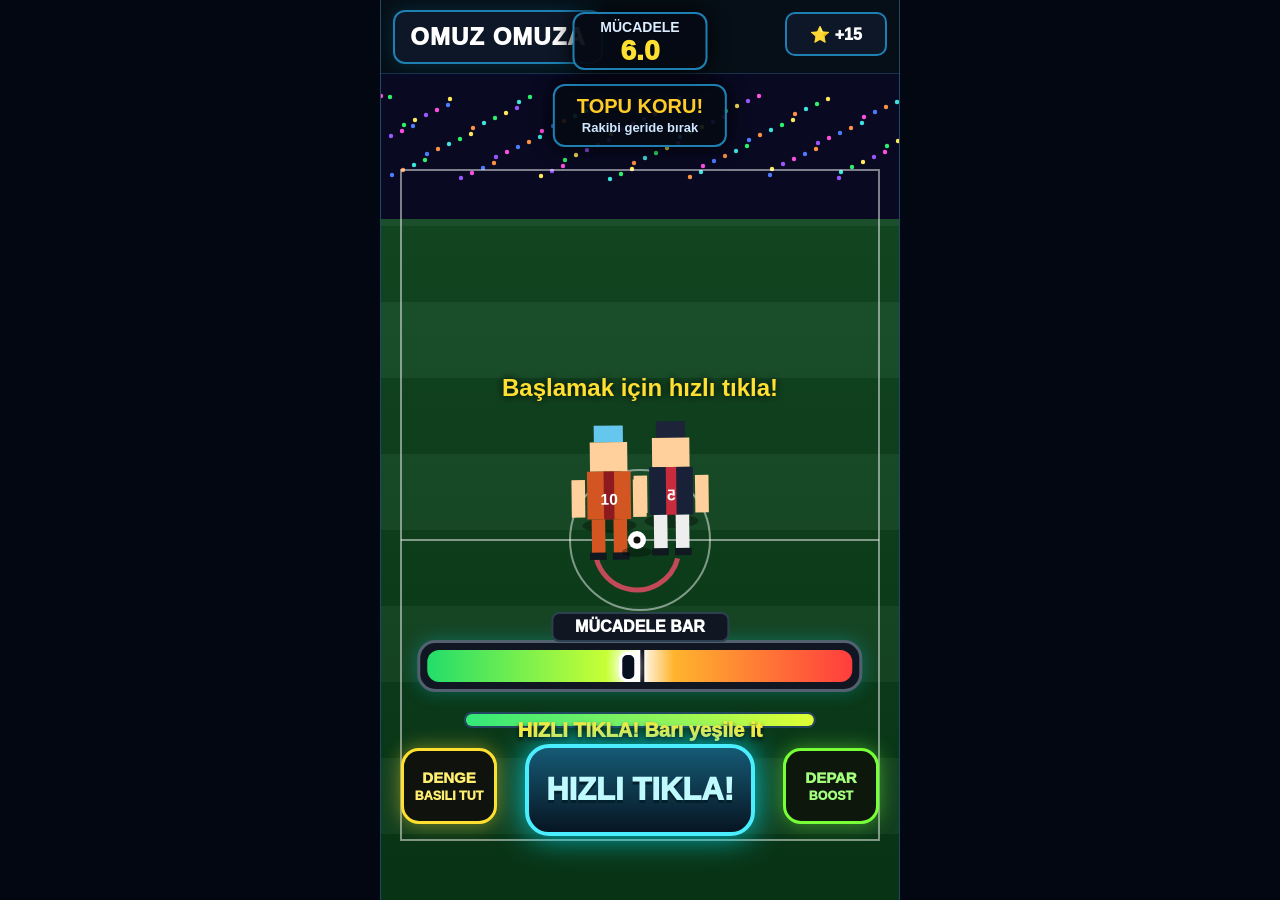
<file: mini_omuzomuza.html>
<!DOCTYPE html>
<html lang="tr">
<head>
<meta charset="UTF-8" />
<meta name="viewport" content="width=device-width, initial-scale=1.0, user-scalable=no"/>
<title>Omuz Omuza Mücadele Mini Oyunu</title>
<style>
*{box-sizing:border-box;-webkit-tap-highlight-color:transparent;user-select:none}
body{margin:0;background:#030712;color:#fff;font-family:Arial,Helvetica,sans-serif;display:flex;justify-content:center;align-items:center;min-height:100vh;overflow:hidden}
#wrap{width:min(100vw,520px);height:100vh;max-height:920px;position:relative;background:#07101f;overflow:hidden;border-left:1px solid #1e4968;border-right:1px solid #1e4968}
canvas{width:100%;height:100%;display:block;background:#0b3518}
.topbar{position:absolute;top:0;left:0;right:0;height:74px;background:#060b16ee;z-index:10;border-bottom:1px solid #18314c}
.score{position:absolute;left:12px;top:10px;height:54px;width:210px;border:2px solid #1e7fb3;border-radius:12px;background:#111a2bcc;display:flex;align-items:center;justify-content:center;box-shadow:0 0 18px #00bfff28}
.scoreNum{font-size:24px;font-weight:1000;letter-spacing:1px}
.timerBox{position:absolute;left:50%;top:12px;transform:translateX(-50%);height:58px;min-width:135px;border:2px solid #1e7fb3;border-radius:12px;background:#050913ee;text-align:center;padding-top:5px;box-shadow:0 0 20px #000}
.timerBox b{display:block;color:#dcecff;font-size:14px}.timerBox span{display:block;color:#ffdf30;font-size:28px;font-weight:1000}
.coins{position:absolute;right:12px;top:12px;height:44px;min-width:102px;border:2px solid #1e7fb3;border-radius:10px;background:#0e1728;display:flex;align-items:center;justify-content:center;font-weight:1000}
.banner{position:absolute;left:50%;top:84px;transform:translateX(-50%);background:#050913e8;border:2px solid #1e7fb3;border-radius:12px;text-align:center;padding:9px 22px;z-index:9;box-shadow:0 0 20px #000}
.banner b{color:#ffcc27;font-size:20px}.banner span{font-weight:900;font-size:13px;color:#cfe7ff}
.objective{position:absolute;top:84px;left:14px;background:#06111ddd;border:2px solid #1f8fc0;border-radius:10px;padding:10px 12px;z-index:7;font-weight:900;font-size:13px;color:#dff7ff;box-shadow:0 0 16px #00c8ff30;width:142px}
.playerPanel{position:absolute;top:84px;right:14px;width:150px;background:#06111ddd;border:2px solid #1f8fc0;border-radius:10px;padding:10px 12px;z-index:7;box-shadow:0 0 16px #00c8ff30}
.playerPanel b{color:#ff4ecb}.stat{font-size:12px;color:#69efff;font-weight:900;margin-top:8px}.bar{height:5px;background:#172234;border-radius:8px;margin-top:3px;overflow:hidden}.bar span{display:block;height:100%;background:#42ff8e}
.duelBarWrap{position:absolute;left:50%;bottom:208px;transform:translateX(-50%);width:86%;height:52px;background:#101722;border:3px solid #526070;border-radius:18px;padding:7px;z-index:8;box-shadow:0 0 18px #00d9ff44}
.duelLabel{position:absolute;left:50%;top:-31px;transform:translateX(-50%);background:#101722;color:white;font-weight:1000;padding:4px 22px;border-radius:8px;border:2px solid #2d4050}
.duelTrack{position:relative;height:100%;border-radius:12px;background:linear-gradient(90deg,#22dd6a 0%,#c7ff35 42%,#fff 50%,#ffb42e 58%,#ff3d3d 100%);overflow:hidden}
.centerLine{position:absolute;left:50%;top:-8px;width:4px;height:48px;background:#050914;border-radius:4px;z-index:3;box-shadow:0 0 5px #fff}
.duelMarker{position:absolute;top:2px;left:50%;width:18px;height:30px;transform:translateX(-50%);background:#07101f;border:3px solid #fff;border-radius:8px;z-index:4;box-shadow:0 0 14px #fff}
.staminaWrap{position:absolute;left:50%;bottom:172px;transform:translateX(-50%);width:68%;height:16px;border:2px solid #23455f;border-radius:12px;background:#08121d;z-index:8;overflow:hidden}
.staminaFill{height:100%;width:100%;background:linear-gradient(90deg,#33e879,#dfff35)}
.tapBtn{position:absolute;left:50%;bottom:64px;transform:translateX(-50%);height:92px;width:230px;border-radius:24px;border:4px solid #4beeff;background:linear-gradient(#155a75,#071522);color:#bffaff;font-size:31px;font-weight:1000;z-index:8;box-shadow:0 0 32px #00e5ffcc;text-shadow:0 3px #05202d}
.actionBtn{position:absolute;bottom:76px;width:96px;height:76px;border-radius:18px;font-size:15px;font-weight:1000;z-index:8}
.balance{left:20px;border:3px solid #ffdf30;background:#10130d;color:#ffef70;box-shadow:0 0 20px #ffdf3077}
.sprint{right:20px;border:3px solid #77ff37;background:#0d170b;color:#a5ff7e;box-shadow:0 0 20px #77ff3777}
.resultOverlay{position:absolute;inset:0;background:linear-gradient(#00000022,#000000c0);z-index:20;display:none;align-items:flex-end;justify-content:center;padding:0 18px 80px}
.resultCard{width:100%;background:#07111ddd;border:2px solid #1e8fc5;border-radius:16px;padding:18px;text-align:center;box-shadow:0 0 24px #00d9ff55}
.bigText{font-size:40px;font-weight:1000;text-shadow:0 5px #000,0 0 20px #fff;margin-bottom:6px}
.subText{font-size:17px;font-weight:1000;color:#56eaff}.reward{margin:14px auto 16px;background:#071c18;border-radius:10px;padding:12px;font-size:18px;font-weight:900;width:82%}
.continue{height:54px;width:190px;border-radius:10px;border:2px solid #38dfff;background:#0b2437;color:#7ef4ff;font-size:21px;font-weight:1000}
.hint{position:absolute;left:0;right:0;bottom:158px;text-align:center;font-size:20px;font-weight:1000;color:#ffea39;text-shadow:0 3px 4px #000;z-index:8}
.comboText{position:absolute;left:50%;top:48%;transform:translate(-50%,-50%);font-size:38px;font-weight:1000;color:#ffdf30;text-shadow:0 5px #000,0 0 22px #ffdf30;opacity:0;z-index:9;pointer-events:none}
.comboText.show{animation:pop .45s ease}
@keyframes pop{0%{opacity:0;transform:translate(-50%,-50%) scale(.6)}40%{opacity:1;transform:translate(-50%,-50%) scale(1.2)}100%{opacity:0;transform:translate(-50%,-72%) scale(1)}}
@media(max-width:430px){
.banner{display:none}.objective{width:126px;font-size:12px}.playerPanel{width:132px}.score{width:174px}.timerBox{min-width:112px}.coins{display:none}.duelBarWrap{width:90%;bottom:202px}.tapBtn{width:205px}.actionBtn{width:84px;height:70px;font-size:13px}.hint{font-size:17px}
}
</style>
</head>
<body>
<div id="wrap">
<canvas id="game"></canvas>

<div class="topbar">
  <div class="score"><span class="scoreNum">OMUZ OMUZA</span></div>
  <div class="timerBox"><b>MÜCADELE</b><span id="timeText">06.0</span></div>
  <div class="coins">⭐ +15</div>
</div>

<div class="banner"><b>TOPU KORU!</b><br><span>Rakibi geride bırak</span></div>

<div class="duelBarWrap">
  <div class="duelLabel">MÜCADELE BAR</div>
  <div class="duelTrack">
    <div class="centerLine"></div>
    <div class="duelMarker" id="duelMarker"></div>
  </div>
</div>
<div class="staminaWrap"><div class="staminaFill" id="staminaFill"></div></div>
<div class="hint" id="hint">HIZLI TIKLA! Barı yeşile it</div>
<div class="comboText" id="comboText">İT!</div>

<button class="actionBtn balance" id="balanceBtn">DENGE<br><small>BASILI TUT</small></button>
<button class="tapBtn" id="tapBtn">HIZLI TIKLA!</button>
<button class="actionBtn sprint" id="sprintBtn">DEPAR<br><small>BOOST</small></button>

<div class="resultOverlay" id="resultOverlay">
  <div class="resultCard">
    <div class="bigText" id="resultText">KAZANDIN!</div>
    <div class="subText" id="resultSub">TOPU KORUDUN!</div>
    <div class="reward" id="reward">+20 ⭐</div>
    <button class="continue" onclick="sendMiniGameResult()">DEVAM ET</button>
  </div>
</div>

</div>

<script>
const canvas=document.getElementById("game"),ctx=canvas.getContext("2d"),wrap=document.getElementById("wrap");
let W,H,DPR;
function resize(){DPR=Math.min(devicePixelRatio||1,2);W=wrap.clientWidth;H=wrap.clientHeight;canvas.width=W*DPR;canvas.height=H*DPR;ctx.setTransform(DPR,0,0,DPR,0,0);layout()}
addEventListener("resize",resize);

const marker=document.getElementById("duelMarker"),staminaFill=document.getElementById("staminaFill"),timeText=document.getElementById("timeText");
const tapBtn=document.getElementById("tapBtn"),balanceBtn=document.getElementById("balanceBtn"),sprintBtn=document.getElementById("sprintBtn");
const resultOverlay=document.getElementById("resultOverlay"),resultText=document.getElementById("resultText"),resultSub=document.getElementById("resultSub"),reward=document.getElementById("reward"),comboText=document.getElementById("comboText"),hint=document.getElementById("hint");

let lastMiniResult=null;
let state="ready";
let duel=0;          // -100 rakip, +100 oyuncu
let stamina=100;
let timeLeft=6.0;
let balanceHold=false;
let sprintCooldown=0;
let sprintBoost=0;
let taps=0;
let shake=0;
let player={x:0,y:0,lean:0};
let enemy={x:0,y:0,lean:0,strength:.72,aggression:.65};

function rand(a,b){return a+Math.random()*(b-a)}
function clamp(v,a,b){return Math.max(a,Math.min(b,v))}
function lerp(a,b,t){return a+(b-a)*t}

function layout(){
 player.x=W*.44; player.y=H*.54;
 enemy.x=W*.56; enemy.y=H*.535;
}

function resetRound(){
 state="ready";
 resultOverlay.style.display="none";
 duel=rand(-8,8);
 stamina=100;
 timeLeft=6.0;
 balanceHold=false;
 sprintCooldown=0;
 sprintBoost=0;
 taps=0;
 shake=0;
 enemy.strength=rand(.58,.82);
 enemy.aggression=rand(.50,.78);
 hint.textContent="HIZLI TIKLA! Barı yeşile it";
 layout();
}
resize(); resetRound();

function startGame(){
 if(state==="ready") state="play";
}

function tapPower(){
 startGame();
 if(state!=="play") return;
 if(stamina<=4) return;
 const boost = 6.2 + sprintBoost;
 const fatigue = stamina<35 ? .58 : stamina<60 ? .78 : 1;
 duel += boost * fatigue;
 stamina -= sprintBoost>0 ? 2.4 : 1.35;
 taps++;
 shake=3;
 showPop(taps%5===0 ? "GÜÇ!" : "İT!");
}

function useSprint(){
 startGame();
 if(state!=="play" || sprintCooldown>0 || stamina<18) return;
 sprintBoost=5.2;
 sprintCooldown=2.3;
 stamina-=12;
 shake=5;
 showPop("DEPAR!");
 setTimeout(()=>{sprintBoost=0},650);
}

function showPop(txt){
 comboText.textContent=txt;
 comboText.classList.remove("show");
 void comboText.offsetWidth;
 comboText.classList.add("show");
}

tapBtn.addEventListener("pointerdown",tapPower);
tapBtn.addEventListener("touchstart",e=>{tapPower();e.preventDefault()},{passive:false});
sprintBtn.addEventListener("pointerdown",useSprint);
sprintBtn.addEventListener("touchstart",e=>{useSprint();e.preventDefault()},{passive:false});

balanceBtn.addEventListener("pointerdown",()=>{startGame();balanceHold=true});
balanceBtn.addEventListener("pointerup",()=>balanceHold=false);
balanceBtn.addEventListener("pointerleave",()=>balanceHold=false);
balanceBtn.addEventListener("touchstart",e=>{startGame();balanceHold=true;e.preventDefault()},{passive:false});
balanceBtn.addEventListener("touchend",()=>balanceHold=false);

function buildMiniGameResult(r){
 const ok=r==="win" || r==="perfect";
 return {
   source:"career-mini-game",
   type:"duel",
   result:r,
   success:ok,
   label:r==="perfect"?"Dominant Duel":r==="win"?"Duel Won":r==="draw"?"Duel Draw":"Possession Lost",
   ratingDelta: r==="perfect" ? 0.85 : ok ? 0.5 : -1.5
 };
}

function sendMiniGameResult(){
 const payload=lastMiniResult || buildMiniGameResult("lose");
 if(window.parent && window.parent!==window){
   window.parent.postMessage(payload,"*");
 }
 setTimeout(()=>resetRound(),80);
}

function finish(r){
 lastMiniResult=buildMiniGameResult(r);
 state="result";
 if(r==="perfect"){
   resultText.textContent="EZİP GEÇTİN!";
   resultText.style.color="#ffdf30";
   resultSub.textContent="OMUZ OMUZA DOMİNANT!";
   reward.textContent="+30 ⭐  +10 REP";
   shake=10;
 }else if(r==="win"){
   resultText.textContent="KAZANDIN!";
   resultText.style.color="#7dff6a";
   resultSub.textContent="TOPU KORUDUN!";
   reward.textContent="+20 ⭐";
   shake=8;
 }else if(r==="draw"){
   resultText.textContent="AYAKTA KALDIN!";
   resultText.style.color="#72e8ff";
   resultSub.textContent="TOP SENDE KALDI AMA ZORLANDIN";
   reward.textContent="+8 ⭐";
   shake=5;
 }else{
   resultText.textContent="KAYBETTİN!";
   resultText.style.color="#ff4f6d";
   resultSub.textContent="RAKİP TOPU ALDI!";
   reward.textContent="MORAL -5";
   shake=7;
 }
 setTimeout(()=>resultOverlay.style.display="flex",350);
}

function update(dt){
 if(state==="play"){
   timeLeft-=dt;
   const enemyPush=(18+enemy.strength*26) * dt;
   const balanceFactor=balanceHold && stamina>0 ? .38 : 1.0;
   duel-=enemyPush*balanceFactor;

   if(balanceHold && stamina>0){
     stamina-=dt*9;
     hint.textContent="DENGE: Rakip itişi azalıyor";
   }else{
     stamina=Math.min(100,stamina+dt*4.5);
     hint.textContent=sprintCooldown>0 ? "DEPAR beklemede..." : "HIZLI TIKLA! Barı yeşile it";
   }

   if(sprintCooldown>0) sprintCooldown-=dt;
   if(stamina<=0) stamina=0;
   duel=clamp(duel,-100,100);

   if(duel>=100){finish("perfect")}
   else if(duel<=-100){finish("lose")}
   else if(timeLeft<=0){
     if(duel>42) finish("perfect");
     else if(duel>8) finish("win");
     else if(duel>-12) finish("draw");
     else finish("lose");
   }
 }
 marker.style.left=(50+duel/2)+"%";
 staminaFill.style.width=stamina+"%";
 timeText.textContent=Math.max(0,timeLeft).toFixed(1);
 player.lean=lerp(player.lean,duel/100*0.22,.12);
 enemy.lean=lerp(enemy.lean,-duel/100*0.22,.12);
 shake*=.88;
}

function drawField(){
 const g=ctx.createLinearGradient(0,70,0,H);g.addColorStop(0,"#164d26");g.addColorStop(1,"#083616");ctx.fillStyle=g;ctx.fillRect(0,0,W,H);
 for(let i=0;i<11;i++){ctx.fillStyle=i%2?"rgba(255,255,255,.035)":"rgba(0,0,0,.055)";ctx.fillRect(0,74+i*76,W,76)}
 ctx.fillStyle="#090922";ctx.fillRect(0,74,W,145);
 for(let i=0;i<115;i++){let colors=["#ff4ee2","#2df06c","#4d7cff","#ffe95b","#ff9143","#9b56ff","#40e4de"];ctx.fillStyle=colors[i%colors.length];ctx.beginPath();ctx.arc((i*23)%W,96+(i*29)%84,2.2,0,7);ctx.fill()}
 ctx.strokeStyle="rgba(255,255,255,.48)";ctx.lineWidth=2;
 ctx.strokeRect(20,170,W-40,H-230);
 ctx.beginPath();ctx.arc(W/2,H*.60,70,0,Math.PI*2);ctx.stroke();
 ctx.beginPath();ctx.moveTo(20,H*.60);ctx.lineTo(W-20,H*.60);ctx.stroke();
}

function drawPlayer(x,y,kit,num,scale=1,dir=1,lean=0){
 ctx.save();
 ctx.translate(x,y);
 ctx.rotate(lean*dir);
 ctx.scale(scale*dir,scale);
 ctx.fillStyle="rgba(0,0,0,.35)";ctx.beginPath();ctx.ellipse(0,38,26,7,0,0,7);ctx.fill();
 if(kit==="main"){
   ctx.fillStyle="#66c7ee";ctx.fillRect(-14,-58,28,16);
   ctx.fillStyle="#ffd09b";ctx.fillRect(-18,-42,36,28);
   ctx.fillStyle="#d25522";ctx.fillRect(-21,-14,42,46);
   ctx.fillStyle="#8d1a1f";ctx.fillRect(-5,-14,10,46);
 }else{
   ctx.fillStyle="#1d2338";ctx.fillRect(-14,-58,28,16);
   ctx.fillStyle="#ffd09b";ctx.fillRect(-18,-42,36,28);
   ctx.fillStyle="#182137";ctx.fillRect(-21,-14,42,46);
   ctx.fillStyle="#c82b3b";ctx.fillRect(-5,-14,10,46);
 }
 ctx.fillStyle="#ffd09b";
 ctx.fillRect(-36,-6,13,36);ctx.fillRect(23,-6,13,36);
 ctx.fillStyle=kit==="enemy"?"#eee":"#d25522";
 ctx.fillRect(-17,32,13,34);ctx.fillRect(4,32,13,34);
 ctx.fillStyle="#101820";ctx.fillRect(-19,64,16,7);ctx.fillRect(3,64,16,7);
 ctx.fillStyle="#fff";ctx.font="bold 15px Arial";ctx.textAlign="center";if(num)ctx.fillText(num,0,18);
 ctx.restore();
}

function drawBall(){
 const bx=W*.50 + duel*.55, by=H*.60;
 ctx.fillStyle="rgba(0,0,0,.32)";ctx.beginPath();ctx.ellipse(bx,by+12,15,5,0,0,7);ctx.fill();
 ctx.fillStyle="#fff";ctx.beginPath();ctx.arc(bx,by,9,0,7);ctx.fill();
 ctx.fillStyle="#111";ctx.beginPath();ctx.arc(bx,by,3.5,0,7);ctx.fill();
}

function drawFX(){
 const bx=W*.50 + duel*.55, by=H*.60;
 ctx.strokeStyle=duel>0?"rgba(125,255,106,.75)":"rgba(255,79,109,.75)";
 ctx.lineWidth=5;
 ctx.beginPath();
 ctx.arc(bx,by+8,42,Math.PI*.08,Math.PI*.92);
 ctx.stroke();
 if(balanceHold){
   ctx.strokeStyle="#ffdf30";ctx.lineWidth=4;
   ctx.beginPath();ctx.arc(player.x,player.y,48,0,Math.PI*2);ctx.stroke();
 }
 if(sprintBoost>0){
   ctx.fillStyle="rgba(125,255,106,.35)";
   for(let i=0;i<12;i++){ctx.beginPath();ctx.arc(player.x-40-rand(0,35),player.y+rand(-20,45),rand(2,5),0,7);ctx.fill();}
 }
}

function draw(){
 ctx.clearRect(0,0,W,H);
 ctx.save();
 ctx.translate(rand(-shake,shake),rand(-shake,shake));
 drawField();
 drawFX();
 drawPlayer(player.x,player.y,"main","10",1.04,1,player.lean);
 drawPlayer(enemy.x,enemy.y,"enemy","5",1.04,-1,enemy.lean);
 drawBall();
 ctx.fillStyle="#ffdf30";ctx.font="bold 24px Arial";ctx.textAlign="center";ctx.shadowColor="#000";ctx.shadowBlur=8;
 if(state==="ready")ctx.fillText("Başlamak için hızlı tıkla!",W/2,H*.44);
 else if(state==="play")ctx.fillText(duel>=0?"OMUZ OMUZA!":"DİREN!",W/2,H*.44);
 ctx.shadowBlur=0;
 ctx.restore();
}

let last=performance.now();
function loop(now){const dt=Math.min(.033,(now-last)/1000);last=now;update(dt);draw();requestAnimationFrame(loop)}
requestAnimationFrame(loop);
</script>
</body>
</html>
</file>
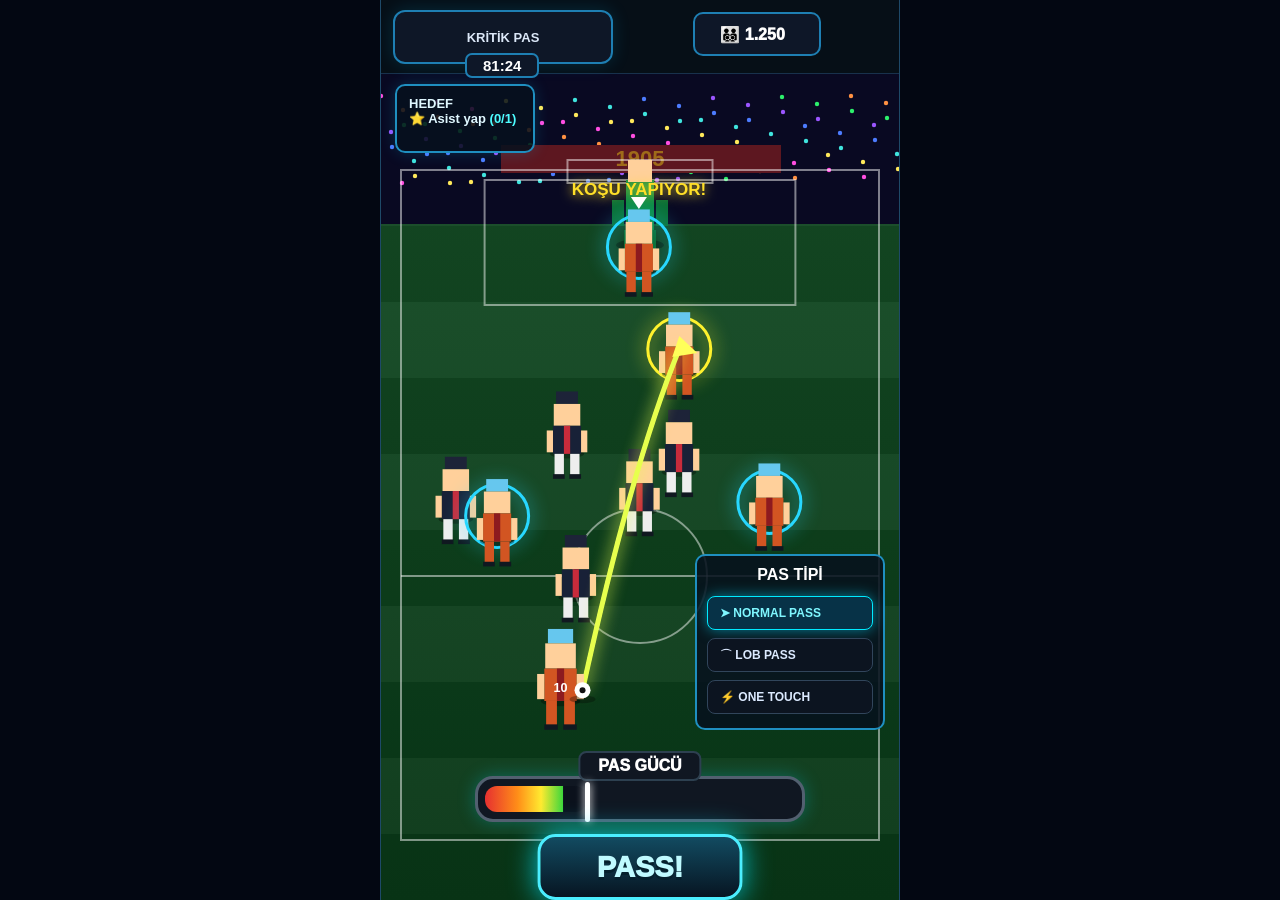
<file: mini_pass.html>
<!DOCTYPE html>
<html lang="tr">
<head>
<meta charset="UTF-8" />
<meta name="viewport" content="width=device-width, initial-scale=1.0, user-scalable=no"/>
<title>Pas Arcade Mini Oyunu</title>
<style>
*{box-sizing:border-box;-webkit-tap-highlight-color:transparent}
body{margin:0;background:#030712;color:#fff;font-family:Arial,Helvetica,sans-serif;display:flex;justify-content:center;align-items:center;min-height:100vh;overflow:hidden}
#wrap{width:min(100vw,520px);height:100vh;max-height:920px;position:relative;background:#07101f;overflow:hidden;border-left:1px solid #1e4968;border-right:1px solid #1e4968}
canvas{width:100%;height:100%;display:block;background:#0b3518}
.topbar{position:absolute;top:0;left:0;right:0;height:74px;background:#060b16ee;z-index:10;border-bottom:1px solid #18314c}
.pause{position:absolute;right:12px;top:12px;width:48px;height:48px;border:2px solid #2e8fca;border-radius:10px;background:#0b1830;color:white;font-size:27px;font-weight:900;box-shadow:0 0 14px #00bfff44}
.score{position:absolute;left:12px;top:10px;height:54px;width:220px;border:2px solid #1e7fb3;border-radius:12px;background:#111a2bcc;display:flex;align-items:center;justify-content:center;gap:12px;box-shadow:0 0 18px #00bfff28}
.scoreNum{font-size:32px;font-weight:1000;letter-spacing:2px}
.team{font-size:13px;color:#dbe7f7;font-weight:900}
.minute{position:absolute;left:84px;top:53px;background:#0e1728;border:2px solid #1e7fb3;border-radius:7px;padding:2px 16px;font-weight:900;font-size:15px;z-index:11}
.coins{position:absolute;right:78px;top:12px;height:44px;min-width:128px;border:2px solid #1e7fb3;border-radius:10px;background:#0e1728;display:flex;align-items:center;gap:14px;justify-content:center;font-weight:1000}
.banner{position:absolute;left:50%;top:25px;transform:translateX(-50%);width:310px;max-width:48%;background:#050913e8;border:2px solid #1e7fb3;border-radius:10px;text-align:center;padding:9px 10px;z-index:12;box-shadow:0 0 20px #000}
.banner b{color:#ffcc27;font-size:20px}.banner span{font-weight:900;font-size:14px}
.objective{position:absolute;top:84px;left:14px;background:#06111ddd;border:2px solid #1f8fc0;border-radius:10px;padding:10px 12px;z-index:7;font-weight:900;font-size:13px;color:#dff7ff;box-shadow:0 0 16px #00c8ff30;width:140px}
.playerPanel{position:absolute;top:84px;right:14px;width:150px;background:#06111ddd;border:2px solid #1f8fc0;border-radius:10px;padding:10px 12px;z-index:7;box-shadow:0 0 16px #00c8ff30}
.playerPanel b{color:#ff4ecb}.stat{font-size:12px;color:#69efff;font-weight:900;margin-top:8px}.bar{height:5px;background:#172234;border-radius:8px;margin-top:3px;overflow:hidden}.bar span{display:block;height:100%;background:#42ff8e}
.help{position:absolute;right:14px;bottom:262px;width:190px;z-index:7}
.helpBox{background:#06111ddd;border:2px solid #1f8fc0;border-radius:10px;padding:10px;margin-bottom:8px;font-size:13px;font-weight:900;line-height:1.25}
.passTypes{position:absolute;right:14px;bottom:170px;width:190px;background:#06111ddd;border:2px solid #1f8fc0;border-radius:10px;padding:10px;z-index:7}
.passTypes h3{margin:0 0 8px;text-align:center;font-size:16px}
.passBtn{height:34px;width:100%;margin:4px 0;border-radius:8px;border:1px solid #31455b;background:#0c1420;color:#dceaff;font-weight:900;text-align:left;padding-left:12px;font-size:12px}
.passBtn.active{border-color:#00eaff;background:#073247;color:#7ff7ff;box-shadow:0 0 14px #00d9ff88}
.powerWrap{position:absolute;left:50%;bottom:78px;transform:translateX(-50%);width:330px;max-width:66%;height:46px;background:#101722;border:3px solid #526070;border-radius:18px;padding:7px;z-index:8;box-shadow:0 0 18px #00d9ff44}
.powerLabel{position:absolute;left:50%;top:-28px;transform:translateX(-50%);background:#101722;color:white;font-weight:1000;padding:4px 18px;border-radius:8px;border:2px solid #2d4050}
.powerFill{height:100%;border-radius:12px;background:linear-gradient(90deg,#e63030 0%,#ff8e18 32%,#ffea30 55%,#42d73b 76%,#0b111c 77%);width:0%}
.marker{position:absolute;top:3px;width:5px;height:40px;background:white;border-radius:4px;box-shadow:0 0 9px #fff}
.passMain{position:absolute;left:50%;bottom:0px;transform:translateX(-50%);height:66px;width:205px;border-radius:18px;border:3px solid #4beeff;background:linear-gradient(#124b61,#071522);color:#bffaff;font-size:29px;font-weight:1000;z-index:8;box-shadow:0 0 28px #00e5ffcc;text-shadow:0 3px #05202d}
.joystick{position:absolute;left:36px;bottom:115px;width:120px;height:120px;border-radius:50%;border:2px solid #607891;background:#0b1422aa;z-index:6;box-shadow:0 0 15px #000 inset}
.joystick:after{content:"";position:absolute;left:34px;top:34px;width:52px;height:52px;border-radius:50%;background:#111c2c;border:2px solid #2c4059;box-shadow:0 0 15px #000}
.joytxt{position:absolute;left:46px;bottom:88px;color:#dcecff;font-size:12px;font-weight:900;z-index:6}
.resultOverlay{position:absolute;inset:0;background:linear-gradient(#00000022,#000000c0);z-index:20;display:none;align-items:flex-end;justify-content:center;padding:0 18px 80px}
.resultCard{width:100%;background:#07111ddd;border:2px solid #1e8fc5;border-radius:16px;padding:18px;text-align:center;box-shadow:0 0 24px #00d9ff55}
.bigText{font-size:38px;font-weight:1000;text-shadow:0 5px #000,0 0 20px #fff;margin-bottom:6px}
.subText{font-size:17px;font-weight:1000;color:#56eaff}.reward{margin:14px auto 16px;background:#071c18;border-radius:10px;padding:12px;font-size:18px;font-weight:900;width:82%}
.continue{height:54px;width:190px;border-radius:10px;border:2px solid #38dfff;background:#0b2437;color:#7ef4ff;font-size:21px;font-weight:1000}


@media(max-width:430px){
.banner{display:none}.playerPanel{width:132px}.passTypes{width:168px;right:8px}.help{display:none}.objective{width:126px;font-size:12px}.score{width:185px}.coins{display:none}.powerWrap{left:44%;max-width:60%}.joystick{width:104px;height:104px;left:24px}.joytxt{left:28px}
}
</style>
</head>
<body>
<div id="wrap">
<canvas id="game"></canvas>

<div class="topbar">
  <div class="score"><span class="team">KRİTİK PAS</span></div>
  <div class="minute">81:24</div>
  <div class="coins">🧑‍🧑‍🧒‍🧒 1.250&nbsp;&nbsp;</div>
</div>

<div class="objective">
HEDEF<br>⭐ Asist yap <span style="color:#4dfcff">(0/1)</span><br><br>
</div>



<div class="passTypes">
<h3>PAS TİPİ</h3>
<button class="passBtn active" data-type="normal">➤ NORMAL PASS</button>
<button class="passBtn" data-type="lob">⌒ LOB PASS</button>
<button class="passBtn" data-type="one">⚡ ONE TOUCH</button>
</div>


<div class="powerWrap">
<div class="powerLabel">PAS GÜCÜ</div>
<div class="powerFill" id="powerFill"></div>
<div class="marker" id="marker"></div>
</div>
<button class="passMain" id="passMain">PASS!</button>



<div class="resultOverlay" id="resultOverlay">
  <div class="resultCard">
    <div class="bigText" id="resultText">PERFECT PASS!</div>
    <div class="subText" id="resultSub">PLAYMAKER!</div>
    <div class="reward" id="reward">+15 ⭐</div>
    <button class="continue" onclick="sendMiniGameResult()">DEVAM ET</button>
  </div>
</div>

</div>

<script>
const canvas=document.getElementById("game"),ctx=canvas.getContext("2d"),wrap=document.getElementById("wrap");
let W,H,DPR;
function resize(){DPR=Math.min(devicePixelRatio||1,2);W=wrap.clientWidth;H=wrap.clientHeight;canvas.width=W*DPR;canvas.height=H*DPR;ctx.setTransform(DPR,0,0,DPR,0,0);resetPositions(false)}
addEventListener("resize",resize);

const powerFill=document.getElementById("powerFill"),marker=document.getElementById("marker"),passMain=document.getElementById("passMain");
const resultOverlay=document.getElementById("resultOverlay"),resultText=document.getElementById("resultText"),resultSub=document.getElementById("resultSub"),reward=document.getElementById("reward");

let lastMiniResult=null;
let state="select",power=.66,powerDir=1,passType="normal",selected=null,shake=0,combo=0;
const ball={x:0,y:0,startX:0,startY:0,targetX:0,targetY:0,drawX:0,drawY:0,r:8,flightT:0,flightSpeed:1.2,arc:0,curve:0,moving:false,trail:[]};
const passer={x:0,y:0};
let teammates=[],defenders=[];

function rand(a,b){return a+Math.random()*(b-a)}
function lerp(a,b,t){return a+(b-a)*t}
function ease(t){return 1-Math.pow(1-t,3)}

function resetPositions(force=true){
 if(!W) return;

 // Her tur farklı sahne üret.
 const scenario = Math.floor(Math.random()*7);

 // Oyuncu başlangıç pozisyonu alt bölgede ama her seferinde değişir.
 passer.x = W * rand(.28,.50);
 passer.y = H * rand(.66,.76);

 ball.x=passer.x+22; 
 ball.y=passer.y+18; 
 ball.drawX=ball.x; 
 ball.drawY=ball.y;

 const clampX = v => Math.max(W*.12, Math.min(W*.88, v));
 const clampY = v => Math.max(H*.24, Math.min(H*.64, v));

 // Temel senaryo havuzu. Artık her sahnede aynı sayıda oyuncu/rakip yok.
 const scenarios = [
   [
    {x:.35,y:.43,run:false},{x:.72,y:.49,run:false},{x:.62,y:.30,tx:.69,ty:.24,run:true},{x:.22,y:.54,run:false},{x:.50,y:.38,run:false}
   ],
   [
    {x:.28,y:.42,run:false},{x:.66,y:.52,run:false},{x:.30,y:.34,tx:.20,ty:.27,run:true},{x:.76,y:.43,run:false},{x:.52,y:.47,run:false}
   ],
   [
    {x:.40,y:.45,run:false},{x:.58,y:.40,run:false},{x:.50,y:.32,tx:.51,ty:.24,run:true},{x:.75,y:.55,run:false},{x:.25,y:.55,run:false}
   ],
   [
    {x:.34,y:.50,run:false},{x:.78,y:.39,run:false},{x:.80,y:.31,tx:.86,ty:.25,run:true},{x:.20,y:.45,run:false},{x:.56,y:.54,run:false}
   ],
   [
    {x:.31,y:.49,run:false},{x:.68,y:.43,run:false},{x:.42,y:.34,tx:.35,ty:.25,run:true},{x:.78,y:.55,run:false},{x:.54,y:.38,run:false}
   ],
   // Koşusuz kısa pas / tiki-taka sahnesi
   [
    {x:.30,y:.50,run:false},{x:.47,y:.42,run:false},{x:.67,y:.46,run:false},{x:.76,y:.57,run:false}
   ],
   // Koşusuz kalabalık merkez sahnesi
   [
    {x:.25,y:.44,run:false},{x:.42,y:.36,run:false},{x:.58,y:.42,run:false},{x:.72,y:.50,run:false},{x:.36,y:.57,run:false},{x:.63,y:.60,run:false}
   ]
 ];

 const base = scenarios[scenario];

 // Bu tur koşu var mı? Yaklaşık %55 koşulu, %45 koşusuz.
 const allowRun = Math.random() < .55;
 let runUsed = false;

 // Pas verilecek oyuncu sayısı 3-6 arasında random.
 const teammateCount = Math.min(base.length, 2 + Math.floor(Math.random()*3));

 // Base oyuncuları karıştır ve kes.
 const shuffled = [...base].sort(()=>Math.random()-.5).slice(0, teammateCount);

 teammates = shuffled.map((p,i)=>{
   const shouldRun = allowRun && !runUsed && p.run && Math.random() < .80;
   if(shouldRun) runUsed = true;

   // Eğer base'te koşu yoksa ama allowRun true ise, nadiren bir oyuncuyu koşuya çıkar.
   const forceRun = allowRun && !runUsed && i===shuffled.length-1 && Math.random() < .45;
   const finalRun = shouldRun || forceRun;

   const px = p.x + rand(-.045,.045);
   const py = p.y + rand(-.035,.035);

   let tx = p.tx ?? p.x;
   let ty = p.ty ?? p.y;

   if(forceRun){
     tx = px + rand(-.08,.08);
     ty = py - rand(.07,.13);
     runUsed = true;
   }

   return {
     x: clampX(W*px),
     y: clampY(H*py),
     tx: clampX(W*(tx + rand(-.030,.030))),
     ty: clampY(H*(ty + rand(-.025,.025))),
     run: finalRun,
     receive: finalRun ? 36 : 31,
     id:i,
     dir: Math.random()<.5 ? 1 : -1
   };
 });

 // Savunmacı sayısı 2-6 arasında random.
 defenders = [];
 const defenderCount = 3 + Math.floor(Math.random()*4);

 for(let i=0;i<defenderCount;i++){
   const laneT = rand(.22,.86);
   const baseTarget = teammates[Math.floor(Math.random()*teammates.length)];
   const lx = lerp(passer.x, baseTarget.x, laneT);
   const ly = lerp(passer.y, baseTarget.y, laneT);
   defenders.push({
     x: clampX(lx + rand(-70,70)),
     y: clampY(ly + rand(-55,55)),
     range: rand(22,33),
     smart: rand(.42,.76),
     dir: Math.random()<.5 ? 1 : -1
   });
 }

 // Koşu varsa bazen onu hedef yap, yoksa random takım arkadaşı hedef olsun.
 const runner = teammates.find(t=>t.run);
 selected = (runner && Math.random() < .65) ? runner : teammates[Math.floor(Math.random()*teammates.length)];
}
resize();

document.querySelectorAll(".passBtn").forEach(b=>{
 b.onclick=()=>{document.querySelectorAll(".passBtn").forEach(x=>x.classList.remove("active"));b.classList.add("active");passType=b.dataset.type}
});

function resetRound(){
 state="select";resultOverlay.style.display="none";ball.moving=false;ball.trail=[];ball.flightT=0;shake=0;resetPositions();
}
function pointer(e){const r=canvas.getBoundingClientRect();const p=e.touches?e.touches[0]:e;return{x:p.clientX-r.left,y:p.clientY-r.top}}
canvas.addEventListener("pointerdown",e=>selectTarget(pointer(e)));
canvas.addEventListener("touchstart",e=>{selectTarget(pointer(e));e.preventDefault()},{passive:false});

function selectTarget(p){
 if(state!=="select")return;
 let best=null,bd=9999;
 teammates.forEach(t=>{const d=Math.hypot(p.x-t.x,p.y-t.y);if(d<bd){bd=d;best=t}});
 if(best&&bd<75) selected=best;
}

passMain.onclick=passBall;
function quality(){if(power>.62&&power<.79)return"perfect";if(power>.42&&power<.9)return"good";return"bad"}

function passBall(){
 if(state!=="select"||!selected)return;
 state="pass";resultOverlay.style.display="none";
 const q=quality();
 let spread=q==="perfect"?5:q==="good"?20:42;
 if(passType==="nolook")spread+=14;
 if(passType==="one")spread+=10;
 if(passType==="through")spread-=7;
 if(passType==="lob")spread+=3;

 let tx=selected.run?selected.tx:selected.x;
 let ty=selected.run?selected.ty:selected.y;
 if(passType==="through"){tx+=12;ty-=38}
 tx+=rand(-spread,spread);ty+=rand(-spread,spread);

 ball.startX=ball.x;ball.startY=ball.y;ball.targetX=tx;ball.targetY=ty;ball.flightT=0;
 ball.flightSpeed=1.08+power*.8+(passType==="one"?.45:0);
 ball.arc=passType==="lob"?120:passType==="through"?36:12;
 ball.curve=passType==="nolook"?rand(-42,42):rand(-18,18);
 ball.moving=true;ball.trail=[];shake=3;
}

function updatePlayers(dt){
 teammates.forEach((t,i)=>{
  if(t.run){
    t.x=lerp(t.x,t.tx,dt*.95);
    t.y=lerp(t.y,t.ty,dt*.95);
  } else {
    t.x+=Math.sin(performance.now()/700+i)*.08;
  }
 });
 defenders.forEach((d,i)=>{
  if(state==="pass" && ball.moving){
    const react=.45+d.smart*.65;
    d.x=lerp(d.x,ball.x,dt*react*.45);
    d.y=lerp(d.y,ball.y,dt*react*.45);
  } else {
    d.x+=Math.sin(performance.now()/620+i)*.16;
    d.y+=Math.cos(performance.now()/810+i)*.08;
  }
 });
}

function update(dt){
 if(state==="select"){
  power+=powerDir*dt*.9;if(power>1){power=1;powerDir=-1}if(power<0){power=0;powerDir=1}
 }
 powerFill.style.width=(power*100)+"%";marker.style.left=(power*100)+"%";
 updatePlayers(dt);

 if(state==="pass"){
  ball.flightT=Math.min(1,ball.flightT+dt*ball.flightSpeed);
  const t=ball.flightT,e=ease(t),arcY=Math.sin(Math.PI*t)*ball.arc,curveX=Math.sin(Math.PI*t)*ball.curve;
  ball.x=lerp(ball.startX,ball.targetX,e)+curveX;
  ball.y=lerp(ball.startY,ball.targetY,e);
  ball.drawX=ball.x;ball.drawY=ball.y-arcY;
  ball.trail.push({x:ball.drawX,y:ball.drawY});if(ball.trail.length>20)ball.trail.shift();

  const isAirborne=arcY>34;
  if(!isAirborne){
    for(const d of defenders){
      if(Math.hypot(ball.x-d.x,ball.y-d.y)<d.range){finish("intercept");return;}
    }
  }
  if(t>=1) finish(checkPassResult());
 }
 shake*=.88;
}

function checkPassResult(){
 const target=selected;
 const d=Math.hypot(ball.targetX-target.x,ball.targetY-target.y);
 if(target.run && ball.targetY < H*.20) return "offside";
 if(d<target.receive){
   if(passType==="through")return"through";
   if(passType==="lob")return"lob";
   if(quality()==="perfect")return"perfect";
   return"success";
 }
 if(d<target.receive+34)return"bad";
 return"bad";
}


function buildMiniGameResult(r){
  const ok = ["perfect","through","lob","success"].includes(r);
  const labels = {
    perfect:"Perfect Pass",
    through:"Through Ball",
    lob:"Lob Pass",
    success:"Successful Pass",
    intercept:"Intercepted",
    offside:"Offside",
    bad:"Bad Pass"
  };
  return {
    source:"career-mini-game",
    type:"pass",
    result:r,
    success:ok,
    label:labels[r] || "Pass",
    ratingDelta: ok ? (r==="through" || r==="lob" ? 0.85 : 0.5) : -1.5
  };
}
function sendMiniGameResult(){
  const payload = lastMiniResult || buildMiniGameResult("bad");

  // Career simulator içine gömülü çalışıyorsa parent'a gönder.
  if(window.parent && window.parent !== window){
    window.parent.postMessage(payload, "*");
  }

  // Standalone çalışıyorsa yeni round başlat.
  setTimeout(()=>{
    resetRound();
  }, 80);
}

function finish(r){
 lastMiniResult=buildMiniGameResult(r);
 state="result";ball.moving=false;shake=8;
 if(r==="perfect"){combo++;resultText.textContent="PERFECT PASS!";resultText.style.color="#a6ff33";resultSub.textContent="PLAYMAKER!";reward.textContent="+15 ⭐  KOMBO x"+combo}
 if(r==="through"){combo++;resultText.textContent="ARA PAS!";resultText.style.color="#d7ff34";resultSub.textContent="DEFENSE SPLITTER!";reward.textContent="+25 ⭐  ASIST ŞANSI"}
 if(r==="lob"){combo++;resultText.textContent="LOB PASS!";resultText.style.color="#72e8ff";resultSub.textContent="HAVADAN GEÇTİ!";reward.textContent="+20 ⭐"}
 if(r==="success"){combo++;resultText.textContent="BAŞARILI PAS!";resultText.style.color="#60ff9a";resultSub.textContent="TEMİZ OYUN";reward.textContent="+10 ⭐"}
 if(r==="intercept"){combo=0;resultText.textContent="INTERCEPTED!";resultText.style.color="#ff3d3d";resultSub.textContent="RAKİP ARAYA GİRDİ";reward.textContent="MORAL -5"}
 if(r==="offside"){combo=0;resultText.textContent="OFFSIDE!";resultText.style.color="#ff3d3d";resultSub.textContent="ÇOK ERKEN ATTIN";reward.textContent="REPUTATION -3"}
 if(r==="bad"){combo=0;resultText.textContent="BAD PASS!";resultText.style.color="#ff5b5b";resultSub.textContent="GÜCÜ / HEDEFİ AYARLA";reward.textContent="MORAL -3"}
 setTimeout(()=>resultOverlay.style.display="flex",350);
}

function drawField(){
 const g=ctx.createLinearGradient(0,70,0,H);g.addColorStop(0,"#164d26");g.addColorStop(1,"#083616");ctx.fillStyle=g;ctx.fillRect(0,0,W,H);
 for(let i=0;i<11;i++){ctx.fillStyle=i%2?"rgba(255,255,255,.035)":"rgba(0,0,0,.055)";ctx.fillRect(0,74+i*76,W,76)}
 ctx.fillStyle="#090922";ctx.fillRect(0,74,W,150);
 for(let i=0;i<105;i++){let colors=["#ff4ee2","#2df06c","#4d7cff","#ffe95b","#ff9143","#9b56ff","#40e4de"];ctx.fillStyle=colors[i%colors.length];ctx.beginPath();ctx.arc((i*23)%W,96+(i*29)%88,2.2,0,7);ctx.fill()}
 ctx.fillStyle="#5d1720";ctx.fillRect(120,145,280,28);ctx.fillStyle="#9f6b19";ctx.font="bold 22px Arial";ctx.textAlign="center";ctx.fillText("1905",W/2,166);
 ctx.strokeStyle="rgba(255,255,255,.48)";ctx.lineWidth=2;
 ctx.strokeRect(20,170,W-40,H-230);
 ctx.strokeRect(W*.2,180,W*.6,125);
 ctx.strokeRect(W*.36,160,W*.28,23);
 ctx.beginPath();ctx.arc(W/2,H*.64,67,0,Math.PI*2);ctx.stroke();
 ctx.beginPath();ctx.moveTo(20,H*.64);ctx.lineTo(W-20,H*.64);ctx.stroke();
}

function drawGoalKeeperAtGoal(){
 const x=W/2,y=210;
 ctx.save();ctx.translate(x,y);
 ctx.fillStyle="rgba(0,0,0,.35)";ctx.beginPath();ctx.ellipse(0,35,24,6,0,0,7);ctx.fill();
 ctx.fillStyle="#0c8a42";ctx.fillRect(-14,-30,28,50);
 ctx.fillStyle="#ffd09b";ctx.fillRect(-12,-50,24,22);
 ctx.fillStyle="#0a6f35";ctx.fillRect(-28,-10,12,26);ctx.fillRect(16,-10,12,26);
 ctx.fillStyle="#0a6f35";ctx.fillRect(-16,20,12,32);ctx.fillRect(4,20,12,32);
 ctx.restore();
}

function drawPlayer(x,y,kit,num,scale=1,dir=1){
 ctx.save();ctx.translate(x,y+Math.sin(performance.now()/260+x)*1.2);ctx.scale(scale*dir,scale);
 ctx.fillStyle="rgba(0,0,0,.35)";ctx.beginPath();ctx.ellipse(0,32,22,6,0,0,7);ctx.fill();
 if(kit==="main"){ctx.fillStyle="#66c7ee";ctx.fillRect(-14,-48,28,16);ctx.fillStyle="#ffd09b";ctx.fillRect(-17,-32,34,28);ctx.fillStyle="#d25522";ctx.fillRect(-18,-4,36,36);ctx.fillStyle="#8d1a1f";ctx.fillRect(-4,-4,8,36)}
 else {ctx.fillStyle="#1d2338";ctx.fillRect(-14,-48,28,16);ctx.fillStyle="#ffd09b";ctx.fillRect(-17,-32,34,28);ctx.fillStyle="#182137";ctx.fillRect(-18,-4,36,36);ctx.fillStyle="#c82b3b";ctx.fillRect(-4,-4,8,36)}
 ctx.fillStyle="#ffd09b";ctx.fillRect(-26,2,8,28);ctx.fillRect(18,2,8,28);
 ctx.fillStyle=kit==="enemy"?"#eee":"#d25522";ctx.fillRect(-16,32,12,28);ctx.fillRect(4,32,12,28);
 ctx.fillStyle="#101820";ctx.fillRect(-18,58,15,6);ctx.fillRect(3,58,15,6);
 ctx.fillStyle="#fff";ctx.font="bold 14px Arial";ctx.textAlign="center";if(num)ctx.fillText(num,0,22);
 ctx.restore();
}

function drawRing(x,y,color){
 const p=1+Math.sin(performance.now()/220)*.08;
 ctx.shadowColor=color;ctx.shadowBlur=18;ctx.strokeStyle=color;ctx.lineWidth=3;ctx.beginPath();ctx.arc(x,y,30*p,0,7);ctx.stroke();ctx.shadowBlur=0;
}

function drawPassingCone(){
 if(!selected||state!=="pass"||ball.flightT>.35)return;
 ctx.save();ctx.globalAlpha=.32;ctx.fillStyle="#f1a900";ctx.strokeStyle="#ff5030";ctx.lineWidth=2;
 ctx.beginPath();ctx.moveTo(passer.x,passer.y);ctx.lineTo(selected.x-50,selected.y+30);ctx.lineTo(selected.x+50,selected.y+30);ctx.closePath();ctx.fill();ctx.stroke();ctx.restore();
}

function drawArrowLine(){
 if(!selected||state!=="select")return;
 ctx.setLineDash([7,8]);ctx.strokeStyle="rgba(255,255,255,.86)";ctx.lineWidth=4;
 ctx.beginPath();ctx.moveTo(ball.x,ball.y);ctx.quadraticCurveTo((ball.x+selected.x)/2,H*.52,selected.x,selected.y);ctx.stroke();ctx.setLineDash([]);
 ctx.strokeStyle="#e7ff4d";ctx.lineWidth=5;ctx.shadowColor="#e7ff4d";ctx.shadowBlur=16;
 ctx.beginPath();ctx.moveTo(ball.x,ball.y);ctx.quadraticCurveTo((ball.x+selected.x)/2,H*.52,selected.x,selected.y);ctx.stroke();ctx.shadowBlur=0;
 ctx.fillStyle="#ffff5a";ctx.beginPath();ctx.moveTo(selected.x,selected.y-13);ctx.lineTo(selected.x+18,selected.y+4);ctx.lineTo(selected.x-7,selected.y+8);ctx.fill();
}

function drawBall(){
 ball.trail.forEach((p,i)=>{ctx.globalAlpha=i/ball.trail.length*.42;ctx.fillStyle=passType==="lob"?"#bdf8ff":"white";ctx.beginPath();ctx.arc(p.x,p.y,8*i/ball.trail.length,0,7);ctx.fill()});ctx.globalAlpha=1;
 const bx=ball.moving?ball.drawX:ball.x,by=ball.moving?ball.drawY:ball.y;
 ctx.fillStyle="rgba(0,0,0,.3)";ctx.beginPath();ctx.ellipse(bx,ball.y+9,13,4,0,0,7);ctx.fill();
 if(ball.moving && passType==="lob"){
   ctx.strokeStyle="rgba(120,240,255,.35)";ctx.lineWidth=2;ctx.beginPath();ctx.moveTo(bx,by);ctx.lineTo(bx,ball.y+8);ctx.stroke();
 }
 ctx.fillStyle="white";ctx.beginPath();ctx.arc(bx,by,8,0,7);ctx.fill();ctx.fillStyle="#111";ctx.beginPath();ctx.arc(bx,by,3,0,7);ctx.fill();
}

function draw(){
 ctx.clearRect(0,0,W,H);ctx.save();ctx.translate(rand(-shake,shake),rand(-shake,shake));
 drawField();drawGoalKeeperAtGoal();
 defenders.forEach((d,i)=>drawPlayer(d.x,d.y,"enemy","",.78,d.dir));
 teammates.forEach(t=>{drawRing(t.x,t.y,selected===t?"#fff12d":"#28d7ff");drawPlayer(t.x,t.y,"main","",.78,t.dir)});
 const runner = teammates.find(t=>t.run);
 if(runner){
   ctx.fillStyle="#ffdf28";ctx.font="bold 17px Arial";ctx.textAlign="center";ctx.shadowColor="#ffdf28";ctx.shadowBlur=12;ctx.fillText("KOŞU YAPIYOR!",runner.x,runner.y-52);ctx.shadowBlur=0;
   ctx.fillStyle="#fff";ctx.beginPath();ctx.moveTo(runner.x,runner.y-38);ctx.lineTo(runner.x-8,runner.y-50);ctx.lineTo(runner.x+8,runner.y-50);ctx.fill();
 }
 drawPassingCone();drawArrowLine();
 drawPlayer(passer.x,passer.y,"main","10",.9);
 drawBall();
 ctx.restore();
}

let last=performance.now();
function loop(now){const dt=Math.min(.033,(now-last)/1000);last=now;update(dt);draw();requestAnimationFrame(loop)}
requestAnimationFrame(loop);
</script>
</body>
</html>
</file>
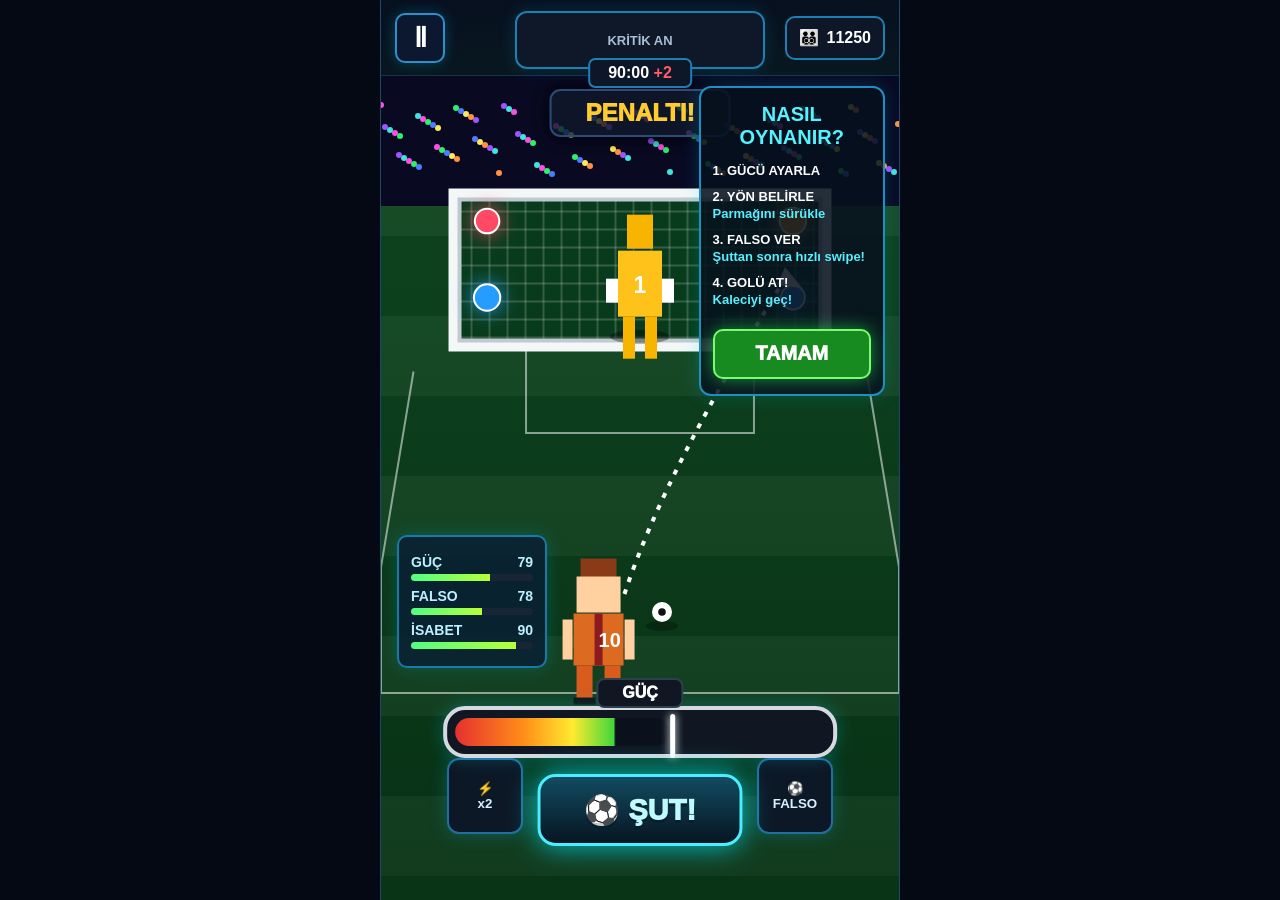
<file: mini_penalty.html>
<!DOCTYPE html>
<html lang="tr">
<head>
<meta charset="UTF-8" />
<meta name="viewport" content="width=device-width, initial-scale=1.0, user-scalable=no"/>
<title>Penaltı Arcade Mini Game</title>
<style>
*{box-sizing:border-box;-webkit-tap-highlight-color:transparent}
body{margin:0;background:#050914;color:white;font-family:Arial,Helvetica,sans-serif;display:flex;justify-content:center;align-items:center;min-height:100vh;overflow:hidden}
#gameWrap{width:min(100vw,520px);height:100vh;max-height:920px;position:relative;background:#07101f;overflow:hidden;border-left:1px solid #1e4968;border-right:1px solid #1e4968}
canvas{width:100%;height:100%;display:block}
.topbar{position:absolute;top:0;left:0;right:0;height:76px;background:linear-gradient(#07101f,#07101fdd);z-index:10;display:flex;align-items:center;justify-content:space-between;padding:10px 14px;border-bottom:1px solid #18314c}
.pause{width:50px;height:50px;border:2px solid #2e8fca;border-radius:10px;background:#0b1830;color:white;font-size:27px;font-weight:900;box-shadow:0 0 14px #00bfff44}
.score{position:absolute;left:50%;top:11px;transform:translateX(-50%);height:58px;min-width:250px;border:2px solid #1e7fb3;border-radius:12px;background:#111a2bcc;display:flex;align-items:center;justify-content:center;gap:14px;box-shadow:0 0 18px #00bfff28}
.team{font-size:13px;color:#a9bdd4;font-weight:900}
.scoreNum{font-size:38px;font-weight:1000;letter-spacing:3px}
.minute{position:absolute;left:50%;top:58px;transform:translateX(-50%);background:#0e1728;border:2px solid #1e7fb3;border-radius:7px;padding:4px 18px;font-weight:900;font-size:16px;z-index:11}
.coin{height:44px;min-width:98px;padding:0 12px;border:2px solid #1e7fb3;border-radius:10px;background:#0e1728;display:flex;align-items:center;gap:8px;justify-content:center;font-weight:900}
.badge{position:absolute;top:89px;left:50%;transform:translateX(-50%);z-index:9;background:#10182bcc;border:2px solid #284d79;border-radius:11px;color:#ffcc30;font-size:24px;font-weight:1000;padding:8px 34px;box-shadow:0 0 16px #000}
.statbox{position:absolute;left:16px;bottom:232px;width:150px;padding:10px 12px;background:#092033dd;border:2px solid #1979aa;border-radius:10px;z-index:9;box-shadow:0 0 18px #00c8ff33}
.stat{font-size:14px;font-weight:900;color:#bdefff;margin:7px 0}
.meter{height:7px;background:#182536;border-radius:10px;margin-top:4px;overflow:hidden}
.meter span{display:block;height:100%;background:linear-gradient(90deg,#50ff85,#b6ff38)}
.powerWrap{position:absolute;left:50%;bottom:142px;transform:translateX(-50%);width:76%;height:52px;background:#101722;border:4px solid #d6d9df;border-radius:22px;padding:8px;z-index:9;box-shadow:0 0 18px #00d9ff44}
.powerLabel{position:absolute;left:50%;top:-32px;transform:translateX(-50%);background:#101722;color:white;font-weight:1000;padding:4px 24px;border-radius:8px;border:2px solid #2d4050}
.powerFill{height:100%;border-radius:14px;background:linear-gradient(90deg,#e63030 0%,#ff8e18 32%,#ffea30 55%,#42d73b 74%,#0b111c 75%);width:0%}
.marker{position:absolute;top:4px;width:5px;height:44px;background:white;border-radius:4px;box-shadow:0 0 9px #fff}
.shootBtn{position:absolute;left:50%;bottom:54px;transform:translateX(-50%);height:72px;width:205px;border-radius:18px;border:3px solid #4beeff;background:linear-gradient(#124b61,#071522);color:#bffaff;font-size:29px;font-weight:1000;z-index:9;box-shadow:0 0 28px #00e5ffcc;text-shadow:0 3px #05202d}
.sideBtn{position:absolute;bottom:66px;width:76px;height:76px;border-radius:12px;border:2px solid #246e9d;background:#0d1826;color:#dbeeff;font-weight:900;z-index:9;box-shadow:0 0 18px #00bfff44}
.sideBtn.left{left:66px}.sideBtn.right{right:66px}
.tutorial{position:absolute;right:14px;top:86px;width:36%;min-width:185px;background:#06111ddd;border:2px solid #1f8fc0;border-radius:12px;padding:15px 12px;z-index:12;box-shadow:0 0 20px #00c8ff30}
.tutorial h2{margin:0 0 13px;color:#55f3ff;text-align:center;font-size:20px}
.tutorial p{margin:8px 0;font-size:13px;line-height:1.35;font-weight:800}
.tutorial button{width:100%;margin-top:12px;height:50px;border-radius:10px;border:2px solid #75ff68;background:#178a20;color:white;font-size:20px;font-weight:1000;box-shadow:0 0 18px #2cff5f88}
.resultOverlay{position:absolute;inset:0;background:linear-gradient(#00000022,#000000bb);z-index:20;display:none;align-items:flex-end;justify-content:center;padding:0 18px 96px}
.resultCard{width:100%;background:#07111dcc;border:2px solid #1e8fc5;border-radius:16px;padding:18px;text-align:center;box-shadow:0 0 24px #00d9ff55}
.bigText{font-size:46px;font-weight:1000;text-shadow:0 5px #000,0 0 20px #fff;margin-bottom:6px}
.subText{font-size:18px;font-weight:1000;color:#56eaff}
.reward{margin:16px auto 18px;background:#071c18;border-radius:10px;padding:12px;font-size:18px;font-weight:900;width:80%}
.continue{height:54px;width:190px;border-radius:10px;border:2px solid #38dfff;background:#0b2437;color:#7ef4ff;font-size:21px;font-weight:1000}
.bottomNav{position:absolute;left:0;right:0;bottom:0;height:44px;background:#06101d;display:flex;z-index:15;border-top:1px solid #1b3550}
.bottomNav div{flex:1;text-align:center;color:#7f92aa;font-size:12px;font-weight:900;padding-top:6px}
.bottomNav .active{color:#ffcc30;border-top:2px solid #ffcc30;background:#101728}
@media(max-width:420px){.tutorial{display:none}.statbox{bottom:220px;width:130px}.sideBtn.left{left:24px}.sideBtn.right{right:24px}.score{min-width:210px}.coin{min-width:74px;font-size:13px}}
</style>
</head>
<body>
<div id="gameWrap">
<canvas id="game"></canvas>

<div class="topbar">
<button class="pause">Ⅱ</button>
<div class="score"><span class="team">KRİTİK AN</span></div>
<div class="minute">90:00 <span style="color:#ff5b68">+2</span></div>
<div class="coin">🧑‍🧑‍🧒‍🧒 <span id="coins">11250</span></div>
</div>

<div class="badge">PENALTI!</div>

<div class="statbox">
<div class="stat">GÜÇ <b style="float:right" id="pwrTxt">85</b><div class="meter"><span style="width:65%"></span></div></div>
<div class="stat">FALSO <b style="float:right">78</b><div class="meter"><span style="width:58%"></span></div></div>
<div class="stat">İSABET <b style="float:right">90</b><div class="meter"><span style="width:86%"></span></div></div>
</div>

<div class="tutorial" id="tutorial">
<h2>NASIL OYNANIR?</h2>
<p>1. GÜCÜ AYARLA</p>
<p>2. YÖN BELİRLE<br><span style="color:#58efff">Parmağını sürükle</span></p>
<p>3. FALSO VER<br><span style="color:#58efff">Şuttan sonra hızlı swipe!</span></p>
<p>4. GOLÜ AT!<br><span style="color:#58efff">Kaleciyi geç!</span></p>
<button onclick="document.getElementById('tutorial').style.display='none'">TAMAM</button>
</div>

<button class="sideBtn left">⚡<br>x2</button>
<button class="sideBtn right">⚽<br>FALSO</button>

<div class="powerWrap">
<div class="powerLabel">GÜÇ</div>
<div class="powerFill" id="powerFill"></div>
<div class="marker" id="marker"></div>
</div>
<button class="shootBtn" id="shootBtn">⚽ ŞUT!</button>

<div class="resultOverlay" id="resultOverlay">
<div class="resultCard">
<div class="bigText" id="resultText">GOOOL!</div>
<div class="subText" id="resultSub">TOP CORNER!</div>
<div class="reward" id="reward">+150 🪙</div>
<button class="continue" onclick="sendMiniGameResult()">DEVAM ET</button>
</div>
</div>

<script>
const canvas=document.getElementById("game"),ctx=canvas.getContext("2d"),wrap=document.getElementById("gameWrap");
let W,H,DPR;
function resize(){DPR=Math.min(devicePixelRatio||1,2);W=wrap.clientWidth;H=wrap.clientHeight;canvas.width=W*DPR;canvas.height=H*DPR;ctx.setTransform(DPR,0,0,DPR,0,0)}
addEventListener("resize",resize);resize();

const powerFill=document.getElementById("powerFill"),marker=document.getElementById("marker"),shootBtn=document.getElementById("shootBtn");
const resultOverlay=document.getElementById("resultOverlay"),resultText=document.getElementById("resultText"),resultSub=document.getElementById("resultSub"),reward=document.getElementById("reward");
let lastMiniResult=null;
let state="aim",power=.62,powerDir=1,aim={x:.78,y:.31},drag=false,shake=0,coins=1250;

const goal={x:0,y:0,w:0,h:0,post:8,net:0};
const ball={x:0,y:0,vx:0,vy:0,r:10,curve:0,spin:0,rot:0,moving:false,trail:[],startX:0,startY:0,targetX:0,targetY:0,flightT:0,flightSpeed:1.35,arc:95,drawX:0,drawY:0,drawR:10};
const keeper={x:0,y:0,baseX:0,baseY:0,w:42,h:74,targetX:0,targetY:0,timer:0,reaction:.24,intel:.62,dive:false,prog:0,dir:"center"};

function layout(){
 goal.w=W*.72; goal.h=H*.17; goal.x=(W-goal.w)/2; goal.y=H*.215;
 keeper.baseX=W/2; keeper.baseY=goal.y+goal.h*.62;
 if(state==="aim"){keeper.x=keeper.baseX;keeper.y=keeper.baseY;ball.x=W/2+22;ball.y=H*.68}
}
function rand(a,b){return a+Math.random()*(b-a)}
function lerp(a,b,t){return a+(b-a)*t}
function ease(t){return 1-Math.pow(1-t,3)}

function pointer(e){const r=canvas.getBoundingClientRect();const p=e.touches?e.touches[0]:e;return{x:p.clientX-r.left,y:p.clientY-r.top}}
function setAim(p){aim.x=Math.max(goal.x+18,Math.min(goal.x+goal.w-18,p.x))/W;aim.y=Math.max(goal.y+18,Math.min(goal.y+goal.h-18,p.y))/H}
canvas.addEventListener("pointerdown",e=>{if(state==="aim"){drag=true;setAim(pointer(e))}});
canvas.addEventListener("pointermove",e=>{if(drag&&state==="aim")setAim(pointer(e))});
canvas.addEventListener("pointerup",()=>drag=false);
canvas.addEventListener("touchstart",e=>{if(state==="aim"){drag=true;setAim(pointer(e));e.preventDefault()}},{passive:false});
canvas.addEventListener("touchmove",e=>{if(drag&&state==="aim"){setAim(pointer(e));e.preventDefault()}},{passive:false});
canvas.addEventListener("touchend",()=>drag=false);

shootBtn.onclick=shoot;
function quality(){if(power>.62&&power<.78)return"perfect";if(power>.42&&power<.9)return"good";return"bad"}
function shoot(){
 if(state!=="aim")return;
 state="shot";resultOverlay.style.display="none";
 const q=quality(),spread=q==="perfect"?5:q==="good"?18:42;
 let tx=aim.x*W+rand(-spread,spread),ty=aim.y*H+rand(-spread,spread);

 ball.startX=ball.x;
 ball.startY=ball.y;
 ball.targetX=tx;
 ball.targetY=ty;
 ball.flightT=0;
 ball.flightSpeed=1.10 + power*.95 + (q==="perfect"?.15:0);
 ball.arc=70 + power*90;
 ball.curve=rand(-35,35) * (q==="perfect"?.45:q==="good"?.8:1.25);
 ball.spin=rand(-.45,.45);
 ball.moving=true;
 ball.trail=[];
 ball.drawX=ball.x;
 ball.drawY=ball.y;

 decideKeeper(tx,ty);keeper.timer=0;keeper.prog=0;keeper.dive=false;shake=4;
}
function decideKeeper(tx,ty){
 const correct=Math.random()<keeper.intel;let dir;
 if(correct){const left=tx<goal.x+goal.w*.42,right=tx>goal.x+goal.w*.58,top=ty<goal.y+goal.h*.45;dir=left&&top?"topLeft":right&&top?"topRight":left?"lowLeft":right?"lowRight":"center"}
 else{let d=["left","right","center","topLeft","topRight","lowLeft","lowRight"];dir=d[Math.floor(Math.random()*d.length)]}
 keeper.dir=dir;
 const m={left:[goal.x+goal.w*.24,goal.y+goal.h*.62],right:[goal.x+goal.w*.76,goal.y+goal.h*.62],center:[goal.x+goal.w*.5,goal.y+goal.h*.62],topLeft:[goal.x+goal.w*.22,goal.y+goal.h*.27],topRight:[goal.x+goal.w*.78,goal.y+goal.h*.27],lowLeft:[goal.x+goal.w*.22,goal.y+goal.h*.74],lowRight:[goal.x+goal.w*.78,goal.y+goal.h*.74]};
 [keeper.targetX,keeper.targetY]=m[dir];
}
function updateKeeper(dt){
 keeper.timer+=dt;if(keeper.timer<keeper.reaction)return;
 keeper.dive=true;keeper.prog=Math.min(1,keeper.prog+dt*3.6);
 let t=ease(keeper.prog);keeper.x=lerp(keeper.baseX,keeper.targetX,t);keeper.y=lerp(keeper.baseY,keeper.targetY,t);
}
function circleRect(c,r){
 const rx=r.x-r.w/2-15,ry=r.y-r.h/2-15,rw=r.w+30,rh=r.h+30;
 const cx=Math.max(rx,Math.min(c.x,rx+rw)),cy=Math.max(ry,Math.min(c.y,ry+rh));
 return Math.hypot(c.x-cx,c.y-cy)<c.r+2;
}
function checkResult(){
 // Result is calculated only after the ball completes its flight.
 // This prevents early "AUT" while the ball is still travelling.
 const finalBall={x:ball.targetX,y:ball.targetY,r:ball.r};

 if(circleRect(finalBall,keeper))return"save";

 const hitLeftPost=Math.abs(finalBall.x-goal.x)<14 && finalBall.y>goal.y-4 && finalBall.y<goal.y+goal.h+4;
 const hitRightPost=Math.abs(finalBall.x-(goal.x+goal.w))<14 && finalBall.y>goal.y-4 && finalBall.y<goal.y+goal.h+4;
 const hitCrossbar=Math.abs(finalBall.y-goal.y)<14 && finalBall.x>goal.x && finalBall.x<goal.x+goal.w;

 if((hitLeftPost||hitRightPost||hitCrossbar) && Math.random()<.75)return"post";

 if(finalBall.x>goal.x+10 && finalBall.x<goal.x+goal.w-10 && finalBall.y>goal.y+8 && finalBall.y<goal.y+goal.h-8)return"goal";

 return"out";
}

function buildMiniGameResult(r){
  const ok = r==="goal";
  const labels = {goal:"Penalty Goal", save:"Saved", post:"Post", out:"Out"};
  return {
    source:"career-mini-game",
    type:"penalty",
    result:r,
    success:ok,
    label:labels[r] || "Penalty",
    ratingDelta: ok ? 0.5 : -1.5
  };
}
function sendMiniGameResult(){
  window.parent.postMessage(lastMiniResult || buildMiniGameResult("out"), "*");
}

function finish(r){
 lastMiniResult=buildMiniGameResult(r);
 state="result";ball.moving=false;
 if(r==="goal"){resultText.textContent="GOOOOL!";resultText.style.color="#ffd936";resultSub.textContent=quality()==="perfect"?"TOP CORNER!":"GOL!";reward.textContent="+150 🪙  +10 REP";coins+=150;goal.net=22;shake=12}
 if(r==="save"){resultText.textContent="KURTARDI!";resultText.style.color="#ff4f7d";resultSub.textContent="DAHA İYİSİNİ YAPABİLİRSİN!";reward.textContent="REPUTATION -10  MORAL -5";shake=8}
 if(r==="post"){resultText.textContent="DİREK!";resultText.style.color="#ffb42c";resultSub.textContent="ÇOK YAKINDI!";reward.textContent="İSABET +1";shake=10}
 if(r==="out"){resultText.textContent="AUT!";resultText.style.color="#ddd";resultSub.textContent="GÜCÜ KONTROL ET!";reward.textContent="MORAL -3";shake=5}
 document.getElementById("coins").textContent=coins;
 setTimeout(()=>resultOverlay.style.display="flex",450);
}
function resetRound(){state="aim";aim={x:.78,y:.31};ball.moving=false;ball.trail=[];ball.flightT=0;ball.drawX=ball.x;ball.drawY=ball.y;keeper.dive=false;keeper.prog=0;goal.net=0;resultOverlay.style.display="none"}

function update(dt){
 layout();
 if(state==="aim"){power+=powerDir*dt*.85;if(power>1){power=1;powerDir=-1}if(power<0){power=0;powerDir=1}}
 powerFill.style.width=(power*100)+"%";marker.style.left=(power*100)+"%";document.getElementById("pwrTxt").textContent=Math.round(50+power*50);
 if(state==="shot"){
  updateKeeper(dt);
  ball.flightT=Math.min(1,ball.flightT+dt*ball.flightSpeed);
  const t=ball.flightT;
  const easeT=1-Math.pow(1-t,2);
  const arcY=Math.sin(Math.PI*t)*ball.arc;
  const curveX=Math.sin(Math.PI*t)*ball.curve;

  ball.x=lerp(ball.startX,ball.targetX,easeT)+curveX;
  ball.y=lerp(ball.startY,ball.targetY,easeT);
  ball.drawX=ball.x;
  ball.drawY=ball.y-arcY;
  ball.drawR=lerp(12,8,t);
  ball.rot+=ball.spin*dt*60;

  ball.trail.push({x:ball.drawX,y:ball.drawY});
  if(ball.trail.length>18)ball.trail.shift();

  if(t>=1){
    const r=checkResult();
    if(r)finish(r);
  }
}
 shake*=.88;goal.net*=.86;
}

function drawField(){
 let g=ctx.createLinearGradient(0,70,0,H);g.addColorStop(0,"#0f4821");g.addColorStop(1,"#093416");ctx.fillStyle=g;ctx.fillRect(0,0,W,H);
 for(let i=0;i<10;i++){ctx.fillStyle=i%2?"rgba(255,255,255,.035)":"rgba(0,0,0,.05)";ctx.fillRect(0,76+i*80,W,80)}
 ctx.fillStyle="#090922";ctx.fillRect(0,76,W,130);
 for(let i=0;i<115;i++){let colors=["#ff4ee2","#2df06c","#4d7cff","#ffe95b","#ff9143","#9b56ff","#40e4de"];ctx.fillStyle=colors[i%colors.length];ctx.beginPath();ctx.arc((i*19)%W,105+(i*31)%70,3,0,7);ctx.fill()}
 ctx.strokeStyle="rgba(255,255,255,.52)";ctx.lineWidth=2;
 ctx.beginPath();ctx.moveTo(goal.x-40,goal.y+goal.h+25);ctx.lineTo(0,H*.63);ctx.lineTo(0,H*.77);ctx.lineTo(W,H*.77);ctx.lineTo(W,H*.63);ctx.lineTo(goal.x+goal.w+40,goal.y+goal.h+25);ctx.stroke();
 ctx.strokeRect(W*.28,goal.y+goal.h-8,W*.44,H*.105);
}
function drawGoal(){
 ctx.save();ctx.translate(rand(-goal.net,goal.net),rand(-goal.net,goal.net));
 ctx.fillStyle="#083b1b";ctx.fillRect(goal.x,goal.y,goal.w,goal.h);
 ctx.strokeStyle="rgba(255,255,255,.18)";ctx.lineWidth=2;
 for(let x=goal.x+18;x<goal.x+goal.w;x+=18){ctx.beginPath();ctx.moveTo(x,goal.y);ctx.lineTo(x,goal.y+goal.h);ctx.stroke()}
 for(let y=goal.y+18;y<goal.y+goal.h;y+=18){ctx.beginPath();ctx.moveTo(goal.x,y);ctx.lineTo(goal.x+goal.w,y);ctx.stroke()}
 ctx.strokeStyle="#f4f7f8";ctx.lineWidth=10;ctx.strokeRect(goal.x,goal.y,goal.w,goal.h);
 ctx.strokeStyle="#bfcbd1";ctx.lineWidth=4;ctx.strokeRect(goal.x+6,goal.y+6,goal.w-12,goal.h-12);ctx.restore();
}
function drawTargets(){
 [[.09,.18,"#ff4965"],[.91,.18,"#ffa726"],[.09,.68,"#249dff"],[.91,.68,"#249dff"]].forEach((p,i)=>{let x=goal.x+goal.w*p[0],y=goal.y+goal.h*p[1],s=1+Math.sin(performance.now()/220+i)*.12;ctx.shadowBlur=20;ctx.shadowColor=p[2];ctx.fillStyle=p[2];ctx.beginPath();ctx.arc(x,y,12*s,0,7);ctx.fill();ctx.shadowBlur=0;ctx.strokeStyle="white";ctx.lineWidth=2;ctx.stroke()})
}
function drawKeeper(){
 ctx.save();ctx.translate(keeper.x,keeper.y+Math.sin(performance.now()/220)*2);if(keeper.dive)ctx.rotate(keeper.x<keeper.baseX?-.6:keeper.x>keeper.baseX?.6:0);
 ctx.fillStyle="rgba(0,0,0,.35)";ctx.beginPath();ctx.ellipse(0,48,30,7,0,0,7);ctx.fill();
 ctx.fillStyle="#f7b400";ctx.fillRect(-13,-74,26,34);ctx.fillStyle="#ffc21b";ctx.fillRect(-22,-38,44,66);ctx.fillStyle="white";ctx.font="bold 23px Arial";ctx.textAlign="center";ctx.fillText("1",0,4);
 ctx.fillStyle="white";ctx.fillRect(-34,-10,12,24);ctx.fillRect(22,-10,12,24);ctx.fillStyle="#f7b400";ctx.fillRect(-17,28,12,42);ctx.fillRect(5,28,12,42);ctx.restore();
}
function drawPlayer(){
 let x=W*.42,y=H*.67;ctx.save();ctx.translate(x,y+Math.sin(performance.now()/260)*2);
 ctx.fillStyle="rgba(0,0,0,.35)";ctx.beginPath();ctx.ellipse(0,52,32,8,0,0,7);ctx.fill();
 ctx.fillStyle="#8b3a17";ctx.fillRect(-18,-43,36,20);ctx.fillStyle="#ffd0a0";ctx.fillRect(-22,-25,44,36);
 ctx.fillStyle="#dc6a20";ctx.fillRect(-25,12,50,52);ctx.fillStyle="#8d1a1f";ctx.fillRect(-4,12,8,52);
 ctx.fillStyle="white";ctx.font="bold 20px Arial";ctx.fillText("10",0,45);
 ctx.fillStyle="#ffd0a0";ctx.fillRect(-36,18,10,40);ctx.fillRect(26,18,10,40);
 ctx.fillStyle="#d95b1e";ctx.fillRect(-22,64,16,35);ctx.fillRect(6,64,16,35);
 ctx.fillStyle="#111";ctx.fillRect(-25,96,22,7);ctx.fillRect(3,96,22,7);ctx.restore();
}
function drawBall(){
 const bx=ball.moving?ball.drawX:ball.x;
 const by=ball.moving?ball.drawY:ball.y;
 const br=ball.moving?ball.drawR:ball.r;

 ball.trail.forEach((p,i)=>{
   ctx.globalAlpha=i/ball.trail.length*.45;
   ctx.fillStyle="white";
   ctx.beginPath();
   ctx.arc(p.x,p.y,br*i/ball.trail.length,0,7);
   ctx.fill();
 });
 ctx.globalAlpha=1;

 // ground shadow stays near the real ground path, ball is drawn above it
 const shadowY=ball.moving?ball.y+14:ball.y+14;
 ctx.fillStyle="rgba(0,0,0,.28)";
 ctx.beginPath();
 ctx.ellipse(bx,shadowY,16,5,0,0,7);
 ctx.fill();

 ctx.save();
 ctx.translate(bx,by);
 ctx.rotate(ball.rot);
 ctx.fillStyle="white";
 ctx.beginPath();
 ctx.arc(0,0,br,0,7);
 ctx.fill();
 ctx.fillStyle="#111";
 ctx.beginPath();
 ctx.arc(0,0,br*.38,0,7);
 ctx.fill();
 ctx.restore();
}
function drawAim(){
 if(state!=="aim")return;ctx.setLineDash([5,8]);ctx.strokeStyle="white";ctx.lineWidth=4;ctx.beginPath();ctx.moveTo(W*.47,H*.66);ctx.quadraticCurveTo(W*.55,H*.52,aim.x*W,aim.y*H);ctx.stroke();ctx.setLineDash([]);
 ctx.fillStyle="white";ctx.beginPath();ctx.moveTo(aim.x*W,aim.y*H-12);ctx.lineTo(aim.x*W+17,aim.y*H+9);ctx.lineTo(aim.x*W-8,aim.y*H+6);ctx.fill();
}
function draw(){
 ctx.clearRect(0,0,W,H);ctx.save();ctx.translate(rand(-shake,shake),rand(-shake,shake));
 drawField();drawGoal();drawTargets();drawKeeper();drawAim();drawPlayer();drawBall();ctx.restore();
}
let last=performance.now();
function loop(now){let dt=Math.min(.033,(now-last)/1000);last=now;update(dt);draw();requestAnimationFrame(loop)}
requestAnimationFrame(loop);
</script>
</body>
</html>
</file>
<file: style.css>
:root { --bg:#0b1220; --muted:#9fb0d0; --text:#e8f0ff; --accent:#6ee7ff; --good:#6cff8a; --bad:#ff6b6b; --warn:#ffd36e; }
*{ box-sizing:border-box; font-family: system-ui, -apple-system, Segoe UI, Roboto, Arial, sans-serif; }
body{ margin:0; background:radial-gradient(1200px 700px at 20% 0%, #12224a 0%, var(--bg) 55%); color:var(--text); }
.wrap{ max-width:1150px; margin:0 auto; padding:18px; }
.topbar{ display:flex; gap:12px; align-items:center; justify-content:space-between; margin-bottom:14px; }
.brand{ font-weight:950; letter-spacing:.2px; }
.pill{ font-size:12px; color:var(--muted); border:1px solid rgba(255,255,255,.12); padding:6px 10px; border-radius:999px; }
.grid{ display:grid; grid-template-columns: 1.15fr .85fr; gap:14px; }
@media (max-width: 980px){ .grid{ grid-template-columns:1fr; } }
.panel{ background:linear-gradient(180deg, rgba(255,255,255,.05), rgba(255,255,255,.02)); border:1px solid rgba(255,255,255,.10); border-radius:16px; padding:14px; }
.panel h2{ margin:4px 0 10px; font-size:18px; }
.muted{ color:var(--muted); }
.row{ display:flex; gap:10px; flex-wrap:wrap; align-items:center; }
.btn{
  background:rgba(110,231,255,.12);
  border:1px solid rgba(110,231,255,.35);
  color:var(--text);
  padding:10px 12px;
  border-radius:12px;
  cursor:pointer;
  font-weight:900;
}
.btn:hover{ filter:brightness(1.08); }
.btn.secondary{ background:rgba(255,255,255,.06); border-color:rgba(255,255,255,.14); font-weight:800; }
.btn.danger{ background:rgba(255,107,107,.12); border-color:rgba(255,107,107,.35); }
.btn.good{ background:rgba(108,255,138,.10); border-color:rgba(108,255,138,.28); }
.btn.warn{ background:rgba(255,211,110,.10); border-color:rgba(255,211,110,.28); }
.btn:disabled{ opacity:.45; cursor:not-allowed; }
.btn.full{ width:100%; justify-content:center; display:flex; }
.card{ background:rgba(0,0,0,.18); border:1px solid rgba(255,255,255,.10); border-radius:14px; padding:12px; }
.card + .card{ margin-top:10px; }
.kvs{ display:grid; grid-template-columns:1fr 1fr; gap:10px; }
@media (max-width:720px){ .kvs{ grid-template-columns:1fr; } }
.kv{ background:rgba(255,255,255,.04); border:1px solid rgba(255,255,255,.08); border-radius:12px; padding:10px; }
.kv .k{ font-size:12px; color:var(--muted); }
.kv .v{ font-size:16px; font-weight:950; margin-top:2px; }
.big{ font-size:26px; font-weight:950; letter-spacing:.2px; }
.tag{ display:inline-flex; align-items:center; gap:6px; padding:4px 9px; border-radius:999px; border:1px solid rgba(255,255,255,.12); color:var(--muted); font-size:12px; }
.tag.good{ border-color:rgba(108,255,138,.35); color:rgba(108,255,138,.95); }
.tag.bad{ border-color:rgba(255,107,107,.35); color:rgba(255,107,107,.95); }
.tag.warn{ border-color:rgba(255,211,110,.35); color:rgba(255,211,110,.95); }
.hr{ height:1px; background:rgba(255,255,255,.10); margin:12px 0; }
.foot{ margin-top:12px; font-size:12px; color:rgba(159,176,208,.92); line-height:1.35; }
select,input{ width:100%; padding:10px 12px; border-radius:12px; border:1px solid rgba(255,255,255,.12); background:rgba(0,0,0,.20); color:var(--text); }
label{ display:block; font-size:12px; color:var(--muted); margin:10px 0 6px; }
.hidden{ display:none !important; }
.two{ display:grid; grid-template-columns:1fr 1fr; gap:10px; }
@media (max-width:800px){ .two{ grid-template-columns:1fr; } }

/* ── Mobile-first rework ── */
.screen-game{ display:block; }
.tab-bar{
  display:flex;
  margin-bottom:14px;
  border-radius:14px;
  overflow:hidden;
  border:1px solid rgba(255,255,255,.10);
  background:rgba(0,0,0,.20);
}
#screenGame > .tab-bar{
  position:sticky;
  top:var(--sh-h, 84px);
  z-index:40;
  background:rgba(11,18,32,.97);
  backdrop-filter:blur(8px);
  -webkit-backdrop-filter:blur(8px);
  border-radius:0;
  border-left:none;
  border-right:none;
  border-top:none;
  margin:0 -18px 14px;
  padding:0 18px;
}
.tab-btn{
  flex:1;
  padding:14px 8px;
  background:transparent;
  border:none;
  border-right:1px solid rgba(255,255,255,.10);
  color:var(--muted);
  cursor:pointer;
  font-size:14px;
  font-weight:900;
  letter-spacing:.2px;
  transition:background .15s, color .15s;
}
.tab-btn:last-child{ border-right:none; }
.tab-btn.active{ background:rgba(110,231,255,.14); color:var(--accent); }
.tab-content{ display:none; }
.tab-content.active{ display:block; }
.play-bar{
  position:fixed;
  bottom:0; left:0; right:0;
  padding:10px 18px 16px;
  background:rgba(11,18,32,.96);
  backdrop-filter:blur(10px);
  -webkit-backdrop-filter:blur(10px);
  border-top:1px solid rgba(255,255,255,.12);
  z-index:100;
}
.wrap{ padding-bottom:96px; }
.btn{ min-height:44px; display:inline-flex; align-items:center; justify-content:center; }
select,input{ min-height:44px; }
.log{ white-space:pre-line; font-size:13px; color:rgba(232,240,255,.92); line-height:1.35; }

.overlay{
  position:fixed; inset:0;
  background:rgba(6,10,20,.74);
  backdrop-filter: blur(6px);
  display:flex; align-items:center; justify-content:center;
  z-index:9999;
}
.overlayCard{
  background:rgba(0,0,0,.30);
  border:1px solid rgba(255,255,255,.12);
  border-radius:16px;
  padding:18px 18px 16px;
  width:min(520px, 92vw);
  text-align:center;
}
.ball{
  font-size:56px;
  display:inline-block;
  animation: spin 0.9s linear infinite;
}
@keyframes spin { from{ transform:rotate(0deg);} to{ transform:rotate(360deg);} }
.overlayText{ margin-top:10px; color:rgba(232,240,255,.92); font-weight:950; letter-spacing:.2px; }
.overlaySub{ margin-top:6px; color:rgba(159,176,208,.95); font-size:12px; line-height:1.35; }

.modalWrap{
  position:fixed; inset:0;
  display:none;
  align-items:center; justify-content:center;
  background:rgba(0,0,0,.66);
  z-index:9998;
}
.modal{
  width:min(680px, 92vw);
  background:rgba(10,14,28,.92);
  border:1px solid rgba(255,255,255,.14);
  border-radius:16px;
  padding:14px;
}
.modalTitle{ font-size:18px; font-weight:950; }
.modalDesc{ margin-top:6px; color:rgba(159,176,208,.96); line-height:1.4; }
.modalOutcome{
  margin-top:12px;
  padding:10px;
  border-radius:12px;
  border:1px solid rgba(255,255,255,.10);
  background:rgba(255,255,255,.05);
  white-space:pre-line;
}
/* ── Sticky header ── */
.sticky-header{
  position:sticky; top:0; z-index:50;
  background:rgba(11,18,32,.97);
  backdrop-filter:blur(12px); -webkit-backdrop-filter:blur(12px);
  border-bottom:1px solid rgba(255,255,255,.09);
  margin:-18px -18px 14px; padding:10px 18px 0;
}
.sh-row1{ display:flex; align-items:center; justify-content:space-between; padding-bottom:10px; }
.sh-brand{ display:flex; align-items:center; gap:7px; }
.sh-ball{ font-size:18px; }
.sh-title{ font-weight:950; font-size:15px; }
.sh-ver{ color:var(--muted); font-size:10px; font-weight:400; margin-left:4px; }
.sh-state{ font-size:11px; color:var(--muted); border:1px solid rgba(255,255,255,.12); padding:5px 10px; border-radius:999px; max-width:160px; overflow:hidden; text-overflow:ellipsis; white-space:nowrap; }
.sh-player{
  display:none; gap:0; padding:8px 0 10px;
  border-top:1px solid rgba(255,255,255,.07);
}
.sh-player.on{ display:flex; }
.sh-stat{ flex:1; text-align:center; }
.sh-k{ display:block; font-size:9px; color:var(--muted); text-transform:uppercase; letter-spacing:.07em; }
.sh-v{ display:block; font-size:14px; font-weight:950; margin-top:1px; }
.sh-sep{ width:1px; background:rgba(255,255,255,.09); margin:2px 0; }

/* ── Achievement grid (hub tab) ── */
.ach-grid{ display:grid; grid-template-columns:repeat(3,1fr); gap:8px; }
@media(max-width:540px){ .ach-grid{ grid-template-columns:repeat(2,1fr); } }
.ach-item{ border-radius:12px; border:1px solid rgba(255,255,255,.09); padding:10px 6px 8px; text-align:center; transition:.2s; }
.ach-item.earned{ border-color:rgba(255,211,110,.40); background:rgba(255,211,110,.07); }
.ach-item.locked{ opacity:.28; filter:grayscale(1); }
.ach-icon2{ font-size:26px; display:block; margin-bottom:3px; }
.ach-nm2{ font-size:11px; font-weight:800; line-height:1.2; }
.ach-desc2{ font-size:10px; color:var(--muted); margin-top:3px; line-height:1.2; }

/* ── League table ── */
.league-tbl{ width:100%; border-collapse:collapse; font-size:13px; }
.league-tbl thead tr{ position:sticky; top:0; background:rgba(10,14,28,.98); }
.league-tbl th{ padding:9px 8px; text-align:left; border-bottom:2px solid rgba(255,255,255,.10); color:var(--muted); font-size:11px; font-weight:700; letter-spacing:.05em; }
.league-tbl td{ padding:8px 8px; border-bottom:1px solid rgba(255,255,255,.05); vertical-align:middle; }
.league-tbl tr:last-child td{ border-bottom:none; }
.league-tbl tr.me td{ background:rgba(110,231,255,.08); font-weight:700; color:#fff; }
.league-tbl tr.champ td{ background:rgba(255,211,110,.08); }
.league-tbl tr.rel td{ background:rgba(255,107,107,.07); }
.league-tbl tr.me .tbl-name::after{ content:" ▶"; color:var(--accent); font-size:10px; }
.league-tbl .pos-num{ font-weight:950; font-size:13px; width:28px; color:var(--muted); }
.league-tbl tr.me .pos-num{ color:var(--accent); }
.league-tbl tr.champ .pos-num{ color:#ffd36e; }
.league-tbl .tbl-name{ max-width:150px; overflow:hidden; text-overflow:ellipsis; white-space:nowrap; }
.league-tbl .pts{ font-weight:800; color:var(--accent); text-align:right; padding-right:12px; }
.league-tbl .str{ color:var(--muted); font-size:11px; text-align:right; }
.league-tbl-wrap{ overflow:auto; max-height:58vh; border-radius:14px; border:1px solid rgba(255,255,255,.10); background:rgba(0,0,0,.18); }
.lig-legend{ display:flex; gap:14px; margin-top:10px; font-size:11px; color:var(--muted); }

/* ── Summary screen ── */
.retire-hero{ text-align:center; padding:18px 0 10px; }
.retire-title{ font-size:13px; color:var(--warn); text-transform:uppercase; letter-spacing:.12em; }
.retire-name{ font-size:28px; font-weight:950; margin:4px 0; }
.retire-meta{ font-size:13px; color:var(--muted); }
.retire-badge{ font-size:44px; margin:8px 0 4px; }
.stat-big{ display:grid; grid-template-columns:repeat(2,1fr); gap:10px; margin-top:12px; }
@media(max-width:500px){ .stat-big{ grid-template-columns:1fr; } }
.stat-big-item{ background:rgba(255,255,255,.04); border:1px solid rgba(255,255,255,.08); border-radius:14px; padding:14px 12px; text-align:center; }
.stat-big-item .sbk{ font-size:11px; color:var(--muted); margin-bottom:4px; }
.stat-big-item .sbv{ font-size:26px; font-weight:950; }
@keyframes fadeInUp{ from{ opacity:0; transform:translateY(16px); } to{ opacity:1; transform:translateY(0); } }
.anim-fiu{ animation:fadeInUp .45s cubic-bezier(.22,1,.36,1) both; }

/* ── Best Season card ── */
.bsc-header{ display:flex; justify-content:space-between; font-size:11px; color:var(--muted); margin-bottom:6px; }
.bsc-club{ font-size:17px; font-weight:800; margin-bottom:6px; }
.bsc-league{ font-size:12px; font-weight:400; color:var(--muted); margin-left:4px; }
.bsc-row{ display:flex; justify-content:space-between; font-size:13px; margin-bottom:4px; }
.bsc-flavor{ margin-top:6px; font-size:11px; color:var(--muted); }

/* ── Club History cards ── */
.chc{ background:rgba(255,255,255,.05); border:1px solid rgba(255,255,255,.09); border-radius:12px; padding:11px 13px; margin-bottom:8px; }
.chc-top{ display:flex; gap:8px; align-items:center; margin-bottom:5px; }
.chc-s{ font-size:11px; font-weight:700; background:rgba(255,255,255,.1); border-radius:6px; padding:2px 7px; }
.chc-age{ font-size:11px; color:var(--muted); }
.chc-div{ margin-left:auto; font-size:11px; color:var(--muted); }
.chc-club{ font-size:15px; font-weight:700; margin-bottom:5px; }
.chc-bot{ display:flex; justify-content:space-between; align-items:center; font-size:12px; color:rgba(232,240,255,.8); }
.chc-role{ font-size:11px; color:var(--muted); margin-left:4px; }

/* ── Goal reveal & achievement overlays ── */
@keyframes slideUp   { from{ transform:translateY(48px); opacity:0; } to{ transform:translateY(0); opacity:1; } }
@keyframes popIn     { from{ transform:scale(.65); opacity:0; } to{ transform:scale(1); opacity:1; } }
@keyframes resultPop { 0%{ transform:scale(.8); opacity:0; } 60%{ transform:scale(1.08); } 100%{ transform:scale(1); opacity:1; } }
@keyframes shimmer   { 0%,100%{ opacity:.75; } 50%{ opacity:1; filter:brightness(1.25); } }
@keyframes badgeBounce { 0%{ transform:scale(0) rotate(-15deg); } 60%{ transform:scale(1.2) rotate(4deg); } 80%{ transform:scale(.95); } 100%{ transform:scale(1) rotate(0); } }

.goalRevealOverlay{
  position:fixed; inset:0;
  background:rgba(6,10,22,.88);
  backdrop-filter:blur(8px);
  display:flex; align-items:center; justify-content:center;
  z-index:9997;
}
.goalRevealCard{
  width:min(460px, 90vw);
  background:rgba(10,14,28,.95);
  border:1px solid rgba(255,255,255,.14);
  border-radius:20px;
  padding:28px 22px 22px;
  text-align:center;
  animation: slideUp .38s cubic-bezier(.22,1,.36,1) both;
}
.goalRevealType{ font-size:12px; letter-spacing:.12em; color:var(--muted); text-transform:uppercase; margin-bottom:10px; }
.goalRevealLabel{ font-size:20px; font-weight:950; line-height:1.25; margin-bottom:18px; }
.goalRevealResult{
  font-size:52px; margin-bottom:8px;
  opacity:0;
  transition: opacity .1s;
}
.goalRevealResult.show{ animation: resultPop .45s cubic-bezier(.22,1,.36,1) both; opacity:1; }
.goalRevealOutcome{ font-size:15px; font-weight:700; margin-bottom:22px; min-height:22px; }

.achOverlay{
  position:fixed; inset:0;
  background:rgba(6,10,22,.9);
  backdrop-filter:blur(10px);
  display:flex; align-items:center; justify-content:center;
  z-index:9996;
}
.achCard{
  width:min(400px, 88vw);
  background:rgba(10,14,28,.96);
  border-radius:20px;
  padding:30px 22px 24px;
  text-align:center;
  animation: slideUp .38s cubic-bezier(.22,1,.36,1) both;
}
.achBadge{ font-size:64px; display:block; margin-bottom:4px; animation: badgeBounce .6s .15s cubic-bezier(.22,1,.36,1) both; }
.achUnlocked{ font-size:11px; letter-spacing:.14em; color:var(--warn); text-transform:uppercase; margin-bottom:8px; animation: shimmer 1.4s .5s ease-in-out infinite; }
.achName{ font-size:22px; font-weight:950; margin-bottom:6px; }
.achDesc{ font-size:14px; color:var(--muted); margin-bottom:22px; line-height:1.4; }
.achBorder-gold{ border:1px solid rgba(255,211,110,.45); box-shadow:0 0 28px rgba(255,211,110,.12); }
.achBorder-blue{ border:1px solid rgba(110,231,255,.35); box-shadow:0 0 28px rgba(110,231,255,.10); }
.achBorder-green{ border:1px solid rgba(108,255,138,.35); box-shadow:0 0 28px rgba(108,255,138,.10); }
.achBorder-red{ border:1px solid rgba(255,107,107,.35); }

.prog-wrap{ margin-top:5px; }
.prog-track{ height:6px; border-radius:3px; background:rgba(255,255,255,.10); overflow:hidden; }
.prog-fill{ height:100%; border-radius:3px; width:0%; transition:width .7s cubic-bezier(.4,0,.2,1); }
.prog-fill.f-rating{ background:linear-gradient(90deg,#6ee7ff,#a78bfa); }
.prog-fill.f-rep{ background:linear-gradient(90deg,#6cff8a,#ffd36e); }
.kv-delta{ font-size:11px; font-weight:700; margin-left:6px; }
.kv-delta.pos{ color:var(--good); }
.kv-delta.neg{ color:var(--bad); }

/* ── Leaderboard ── */
.lb-wrap{ overflow:auto; max-height:320px; border-radius:12px; border:1px solid rgba(255,255,255,.08); }
.lb-tbl{ width:100%; border-collapse:collapse; font-size:12px; }
.lb-tbl th{ padding:8px 7px; text-align:left; background:rgba(10,14,28,.95); border-bottom:1px solid rgba(255,255,255,.10); color:var(--muted); font-size:10px; letter-spacing:.05em; position:sticky; top:0; }
.lb-tbl td{ padding:7px 7px; border-bottom:1px solid rgba(255,255,255,.04); }
.lb-tbl tr:last-child td{ border-bottom:none; }
.lb-tbl tr.lb-me td{ background:rgba(110,231,255,.07); font-weight:700; }
.lb-rank{ font-weight:950; width:22px; }
.lb-rank.r1{ color:#FFD700; }
.lb-rank.r2{ color:#C0C0C0; }
.lb-rank.r3{ color:#CD7F32; }
.lb-score{ font-weight:950; color:var(--warn); }
.lb-name{ max-width:110px; overflow:hidden; text-overflow:ellipsis; white-space:nowrap; }
.continue-btn-wrap{ margin-bottom:12px; }

/* ── Mini-Game Overlay ── */
#mgOverlay{
  display:none; position:fixed; inset:0; z-index:300;
  background:rgba(6,10,22,.97);
  flex-direction:column; align-items:center; justify-content:center;
}
.mg-inner{
  width:100%; max-width:500px; height:100%;
  display:flex; flex-direction:column;
}
.mg-header{
  display:flex; align-items:flex-start; justify-content:space-between;
  padding:14px 18px 8px; flex-shrink:0;
}
.mg-title{ font-size:19px; font-weight:950; color:#fff; }
.mg-subtitle{ font-size:12px; color:var(--muted); margin-top:3px; }
.mg-skip{
  background:transparent; border:1px solid rgba(255,255,255,.18);
  color:var(--muted); padding:6px 14px; border-radius:999px;
  cursor:pointer; font-size:12px; flex-shrink:0; margin-left:12px;
}
.mg-skip:hover{ border-color:rgba(255,255,255,.35); color:#fff; }
#mgCanvas{ width:100%; flex:1; display:block; touch-action:none; }
.mg-buttons{
  display:flex; gap:10px; justify-content:center;
  padding:10px 18px 18px; flex-shrink:0; min-height:64px;
}
.mg-btn{
  flex:1; padding:14px 8px; border-radius:14px;
  border:2px solid rgba(110,231,255,.3);
  background:rgba(110,231,255,.08); color:var(--accent);
  font-size:15px; font-weight:900; cursor:pointer;
  transition:background .15s, border-color .15s;
}
.mg-btn.wide{ flex:2; }
.mg-btn:hover{ background:rgba(110,231,255,.18); border-color:rgba(110,231,255,.6); }
.mg-btn:active{ background:rgba(110,231,255,.28); }
.mg-result-badge{
  display:inline-block; padding:3px 10px; border-radius:8px;
  font-size:12px; font-weight:800;
}
.mg-result-badge.good{ background:rgba(108,255,138,.15); color:var(--good); }
.mg-result-badge.bad{ background:rgba(255,107,107,.15); color:var(--bad); }

/* ---- Settings button & panel ---- */
#settingsBtn{
  position:fixed; top:12px; right:12px; z-index:10000;
  width:40px; height:40px; border-radius:50%;
  background:rgba(11,18,32,.85); backdrop-filter:blur(6px);
  border:1.5px solid rgba(110,231,255,.3);
  color:var(--accent); font-size:20px; cursor:pointer;
  display:flex; align-items:center; justify-content:center;
  transition:background .15s, border-color .15s;
}
#settingsBtn:hover{ background:rgba(110,231,255,.15); border-color:rgba(110,231,255,.6); }
#settingsPanel{
  position:fixed; top:58px; right:12px; z-index:9999;
  background:rgba(11,18,32,.96); backdrop-filter:blur(10px);
  border:1.5px solid rgba(110,231,255,.25); border-radius:14px;
  padding:14px 18px; min-width:220px;
  box-shadow:0 8px 32px rgba(0,0,0,.5);
}
#settingsPanel[hidden]{ display:none; }
.sp-row{
  display:flex; align-items:center; gap:10px; margin-bottom:10px;
}
.sp-row:last-child{ margin-bottom:0; }
.sp-row label{ flex:0 0 auto; font-size:13px; color:var(--muted); white-space:nowrap; }
.sp-row input[type=range]{ flex:1; accent-color:var(--accent); cursor:pointer; }
.sp-row span{ flex:0 0 28px; text-align:right; font-size:13px; color:var(--accent); }
</file>
